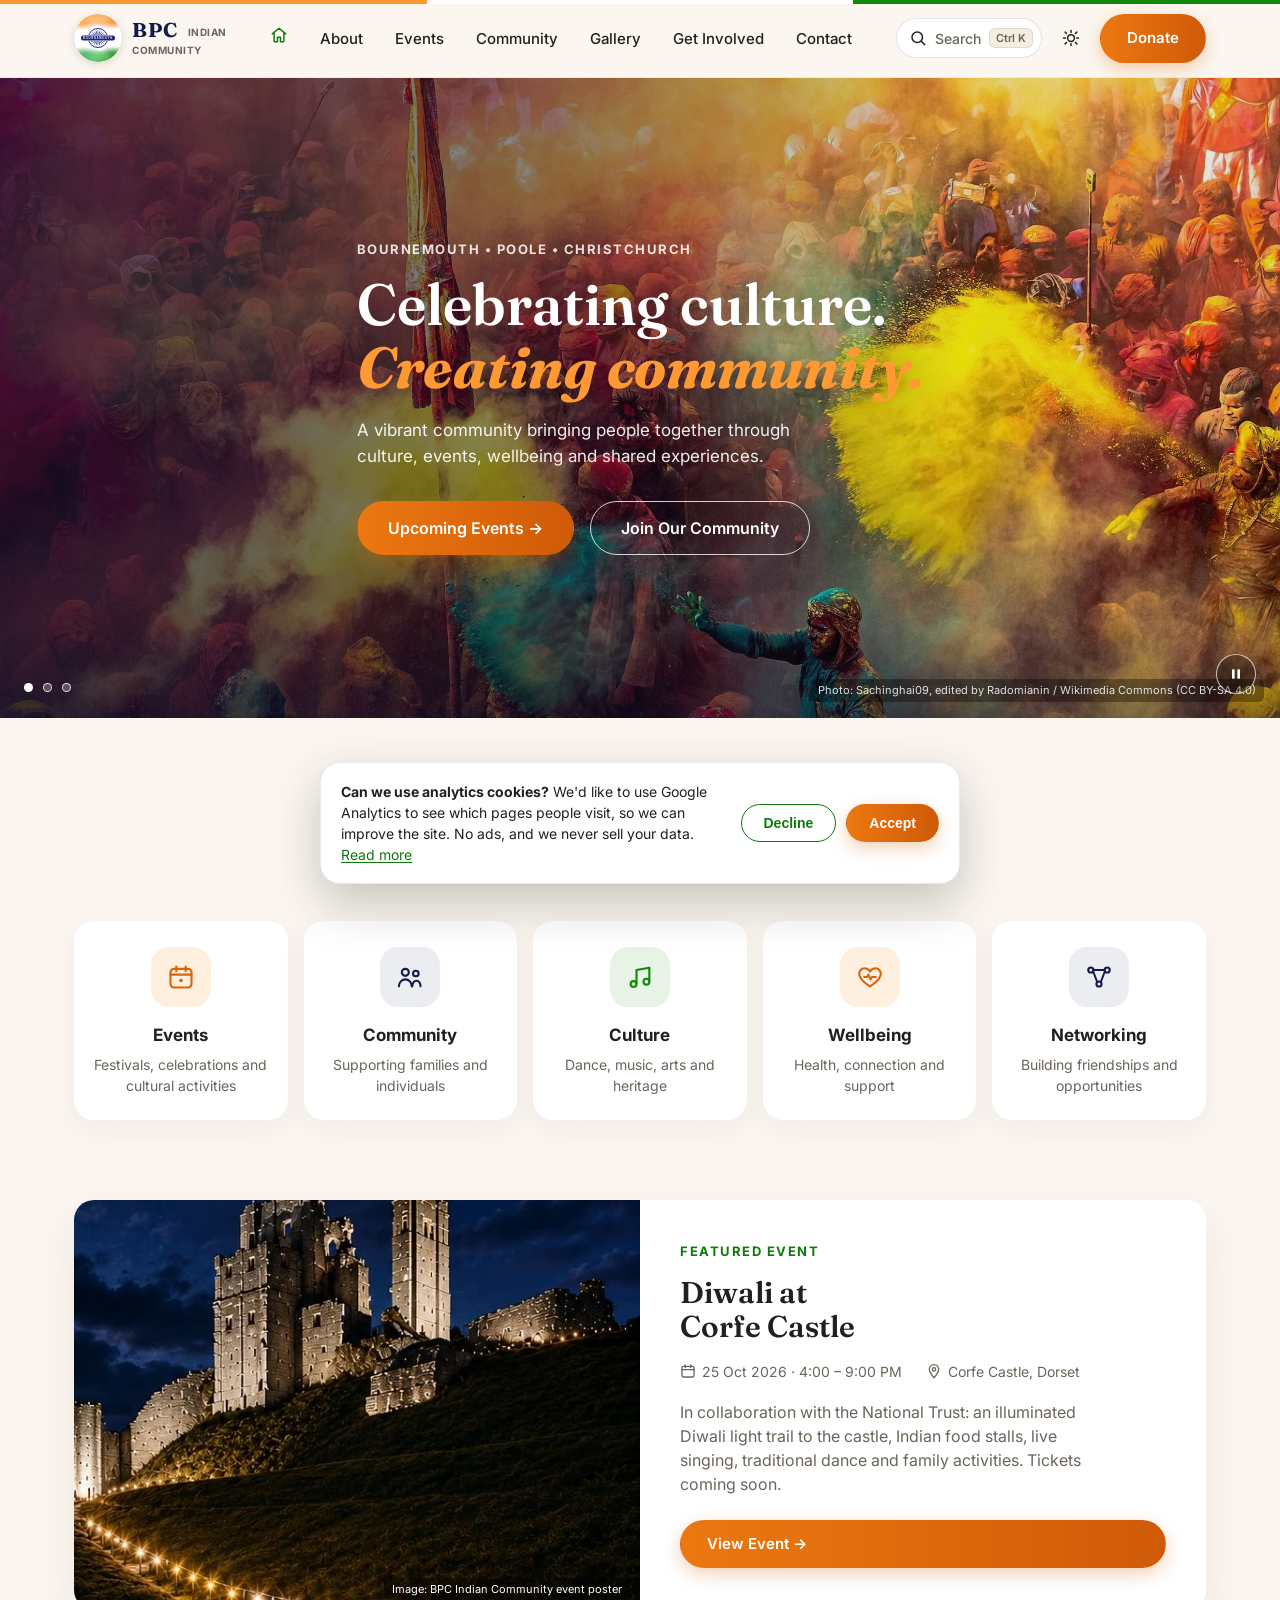
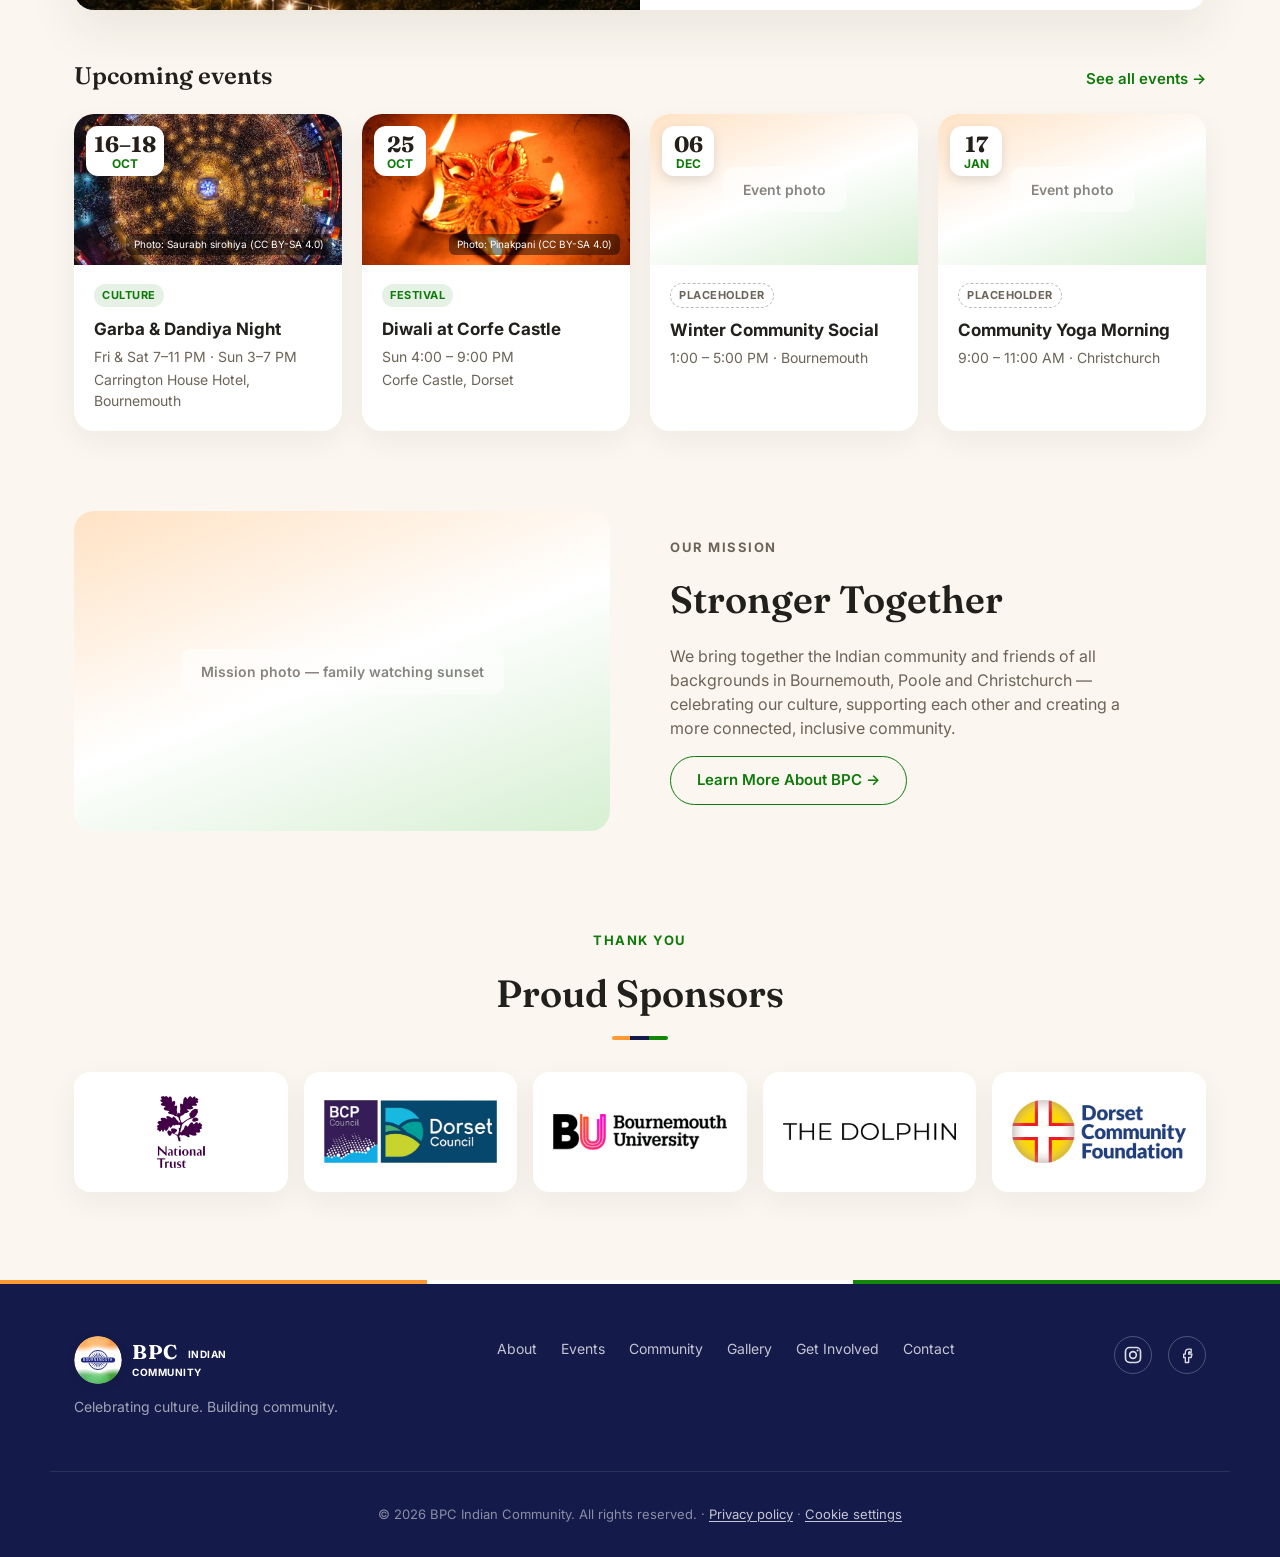
<file: index.html>
<!doctype html>
<html lang="en-GB">
<head>
<meta charset="UTF-8">
<meta name="viewport" content="width=device-width, initial-scale=1">
<title>BPC Indian Community — Homepage Redesign Prototype</title>

<!-- Google Analytics (GA4) is loaded by assets/site.js only after the visitor accepts cookies. -->

<link rel="preconnect" href="https://fonts.googleapis.com">
<link rel="preconnect" href="https://fonts.gstatic.com" crossorigin>
<link href="https://fonts.googleapis.com/css2?family=Fraunces:ital,wght@0,500;0,600;0,700;1,500&family=Inter:wght@400;500;600;700&display=swap" rel="stylesheet">
<link rel="manifest" href="manifest.webmanifest">
<meta name="theme-color" content="#141A4A">
<link rel="icon" type="image/svg+xml" href="assets/bpc-logo.svg">
<link rel="icon" type="image/png" sizes="32x32" href="assets/icons/favicon-32.png">
<link rel="apple-touch-icon" href="assets/icons/apple-touch-icon.png">
<meta name="apple-mobile-web-app-capable" content="yes">
<meta name="apple-mobile-web-app-title" content="BPC">
<meta name="apple-mobile-web-app-status-bar-style" content="default">
<link rel="stylesheet" href="style.css">
<script>
  (function () {
    const stored = localStorage.getItem('bpc-theme');
    const theme = stored || (window.matchMedia('(prefers-color-scheme: dark)').matches ? 'dark' : 'light');
    document.documentElement.setAttribute('data-theme', theme);
  })();
</script>
</head>
<body>
  <a class="skip-link" href="#main">Skip to content</a>

  <!-- ===================== HEADER ===================== -->
  <header class="site-header">
    <div class="container header-inner">
      <a href="index.html" class="logo">
        <span class="logo-mark"><img class="logo-emblem" src="assets/bpc-logo.svg" width="48" height="48" alt=""></span>
        <span class="logo-text">
          <strong>BPC</strong> <span class="logo-sub1">INDIAN<br>COMMUNITY</span>
        </span>
        <span class="logo-tagline">Bournemouth • Poole • Christchurch</span>
      </a>

      <nav class="main-nav" aria-label="Primary" id="main-nav">
        <ul>
          <li><a href="index.html" title="Home" class="nav-home is-current" aria-current="page"><svg width="18" height="18" viewBox="0 0 24 24" fill="none" aria-hidden="true"><path d="M3 10.5 12 3l9 7.5M5.5 8.5V20a1 1 0 0 0 1 1H10v-6h4v6h3.5a1 1 0 0 0 1-1V8.5" stroke="currentColor" stroke-width="2" stroke-linecap="round" stroke-linejoin="round"/></svg><span class="nav-home-label">Home</span></a></li>
          <li><a href="about.html">About</a></li>
          <li><a href="events.html">Events</a></li>
          <li><a href="#community">Community</a></li>
          <li><a href="gallery.html">Gallery</a></li>
          <li><a href="donate.html">Get Involved</a></li>
          <li><a href="contact.html">Contact</a></li>
        </ul>
      </nav>

      <div class="header-actions">
        <button class="search-btn" type="button" aria-label="Search the site" aria-keyshortcuts="Control+K Meta+K /">
          <svg width="18" height="18" viewBox="0 0 24 24" fill="none" aria-hidden="true"><circle cx="11" cy="11" r="7" stroke="currentColor" stroke-width="2"/><path d="m21 21-4.3-4.3" stroke="currentColor" stroke-width="2" stroke-linecap="round"/></svg>
          <span class="search-label">Search</span>
          <kbd class="search-kbd" aria-hidden="true">⌘K</kbd>
        </button>
        <button class="icon-btn theme-toggle" id="theme-toggle" aria-label="Toggle dark mode">
          <svg class="icon-sun" width="18" height="18" viewBox="0 0 24 24" fill="none"><circle cx="12" cy="12" r="4.5" stroke="currentColor" stroke-width="2"/><path d="M12 2v2.5M12 19.5V22M4.2 4.2l1.8 1.8M18 18l1.8 1.8M2 12h2.5M19.5 12H22M4.2 19.8 6 18M18 6l1.8-1.8" stroke="currentColor" stroke-width="2" stroke-linecap="round"/></svg>
          <svg class="icon-moon" width="18" height="18" viewBox="0 0 24 24" fill="none"><path d="M20 14.5A8.5 8.5 0 0 1 9.5 4a8.5 8.5 0 1 0 10.5 10.5Z" stroke="currentColor" stroke-width="2" stroke-linejoin="round"/></svg>
        </button>
        <a href="donate.html#donate" class="btn btn-primary">Donate</a>
        <button class="menu-toggle" aria-label="Open menu" aria-expanded="false" aria-controls="main-nav">
          <svg width="22" height="22" viewBox="0 0 24 24" fill="none"><path d="M4 7h16M4 12h16M4 17h16" stroke="currentColor" stroke-width="2" stroke-linecap="round"/></svg>
        </button>
      </div>
    </div>
  </header>

  <main id="main">
    <!-- ===================== HERO ===================== -->
    <section class="hero">
      <div class="hero-media" id="hero-slideshow">
        <div class="hero-slide is-active" style="background-image:url('assets/hero-holi-colours.jpg')">
          <span class="hero-slide-credit">Photo: Sachinghai09, edited by Radomianin / Wikimedia Commons (CC BY-SA 4.0)</span>
        </div>
        <div class="hero-slide" style="background-image:url('assets/hero-boat-party.jpg'); background-position:50% 65%">
          <span class="hero-slide-credit">Photo: Omar Eagle / Unsplash</span>
        </div>
        <div class="hero-slide hero-slide-collage">
          <div class="hero-collage">
            <div style="background-image:url('assets/collage-garba-festival.jpg')"></div>
            <div style="background-image:url('assets/collage-bharatanatyam.jpg')"></div>
            <div style="background-image:url('assets/collage-holi-family.jpg')"></div>
            <div style="background-image:url('assets/diwali-2026-featured.jpg')"></div>
          </div>
          <span class="hero-slide-credit">Photos: Wikimedia Commons contributors (CC BY-SA)</span>
        </div>
        <div class="hero-overlay"></div>
      </div>
      <div class="container hero-content">
        <p class="eyebrow eyebrow-light">Bournemouth • Poole • Christchurch</p>
        <h1 class="hero-title">
          Celebrating culture.<br>
          <span class="accent-text">Creating community.</span>
        </h1>
        <p class="hero-subtitle">
          A vibrant community bringing people together through culture, events,
          wellbeing and shared experiences.
        </p>
        <div class="hero-ctas">
          <a href="#events" class="btn btn-primary btn-lg">Upcoming Events →</a>
          <a href="https://www.facebook.com/share/g/15fT9cQumg/" target="_blank" rel="noopener" class="btn btn-outline-light btn-lg">Join Our Community</a>
        </div>
      </div>
      <div class="hero-dots" role="tablist" aria-label="Slideshow navigation">
        <button class="hero-dot is-active" type="button" data-slide="0" aria-label="Show slide 1"></button>
        <button class="hero-dot" type="button" data-slide="1" aria-label="Show slide 2"></button>
        <button class="hero-dot" type="button" data-slide="2" aria-label="Show slide 3"></button>
      </div>
      <button class="hero-pause" aria-label="Pause slideshow">
        <svg width="16" height="16" viewBox="0 0 24 24" fill="currentColor"><rect x="6" y="5" width="4" height="14" rx="1"/><rect x="14" y="5" width="4" height="14" rx="1"/></svg>
      </button>
    </section>


    <!-- ===================== WHAT WE DO ===================== -->
    <section class="what-we-do" id="about">
      <div class="container">
        <h2 class="section-title center">What we do</h2>
        <div class="wwd-grid wwd-cards">
          <div class="wwd-item">
            <span class="wwd-icon wwd-icon-svg tone-saffron" aria-hidden="true"><svg width="28" height="28" viewBox="0 0 24 24" fill="none"><rect x="3" y="5" width="18" height="16" rx="3" stroke="currentColor" stroke-width="1.8"/><path d="M3 10h18M8 3v4M16 3v4" stroke="currentColor" stroke-width="1.8" stroke-linecap="round"/><circle cx="12" cy="15" r="1.6" fill="currentColor"/></svg></span>
            <h3>Events</h3>
            <p>Festivals, celebrations and cultural activities</p>
          </div>
          <div class="wwd-item">
            <span class="wwd-icon wwd-icon-svg tone-navy" aria-hidden="true"><svg width="28" height="28" viewBox="0 0 24 24" fill="none"><circle cx="8" cy="8" r="3" stroke="currentColor" stroke-width="1.8"/><circle cx="17" cy="9" r="2.4" stroke="currentColor" stroke-width="1.8"/><path d="M2.5 20c0-3.3 2.5-6 5.5-6s5.5 2.7 5.5 6M14 20c0-2.6 1.4-4.8 3.5-4.8S21 17.4 21 20" stroke="currentColor" stroke-width="1.8" stroke-linecap="round"/></svg></span>
            <h3>Community</h3>
            <p>Supporting families and individuals</p>
          </div>
          <div class="wwd-item">
            <span class="wwd-icon wwd-icon-svg tone-green" aria-hidden="true"><svg width="28" height="28" viewBox="0 0 24 24" fill="none"><path d="M9 18V6l11-2v12" stroke="currentColor" stroke-width="1.8" stroke-linejoin="round"/><circle cx="6.5" cy="18" r="2.5" stroke="currentColor" stroke-width="1.8"/><circle cx="17.5" cy="16" r="2.5" stroke="currentColor" stroke-width="1.8"/></svg></span>
            <h3>Culture</h3>
            <p>Dance, music, arts and heritage</p>
          </div>
          <div class="wwd-item">
            <span class="wwd-icon wwd-icon-svg tone-saffron" aria-hidden="true"><svg width="28" height="28" viewBox="0 0 24 24" fill="none"><path d="M12 20s-7.5-4.6-9-9.3C2 7.2 4.4 4.5 7.4 4.5c2 0 3.6 1.2 4.6 2.8 1-1.6 2.6-2.8 4.6-2.8 3 0 5.4 2.7 4.4 6.2-1.5 4.7-9 9.3-9 9.3Z" stroke="currentColor" stroke-width="1.8" stroke-linejoin="round"/><path d="M7 12h2.5l1.2-2.2 1.8 4.4 1.2-2.2H17" stroke="currentColor" stroke-width="1.6" stroke-linecap="round" stroke-linejoin="round"/></svg></span>
            <h3>Wellbeing</h3>
            <p>Health, connection and support</p>
          </div>
          <div class="wwd-item">
            <span class="wwd-icon wwd-icon-svg tone-navy" aria-hidden="true"><svg width="28" height="28" viewBox="0 0 24 24" fill="none"><circle cx="5" cy="6" r="2.2" stroke="currentColor" stroke-width="1.8"/><circle cx="19" cy="6" r="2.2" stroke="currentColor" stroke-width="1.8"/><circle cx="12" cy="18" r="2.2" stroke="currentColor" stroke-width="1.8"/><path d="M7 7.2 10.3 16M17 7.2 13.7 16M7.2 6h9.6" stroke="currentColor" stroke-width="1.6" stroke-linecap="round"/></svg></span>
            <h3>Networking</h3>
            <p>Building friendships and opportunities</p>
          </div>
        </div>
      </div>
    </section>

    <!-- ===================== FEATURED EVENT ===================== -->
    <section class="featured-event" id="events">
      <div class="container">
        <a class="fe-card fe-card-link" href="https://www.nationaltrust.org.uk/visit/dorset/corfe-castle/events/76128437-4f75-4108-96ad-10a2fd708918" target="_blank" rel="noopener">
          <div class="fe-media">
            <img src="assets/diwali-corfe-castle.jpg" alt="Corfe Castle ruins lit up at night above a lantern-lined path" loading="lazy">
            <span class="fe-media-credit">Image: BPC Indian Community event poster</span>
          </div>
          <div class="fe-content">
            <p class="eyebrow">Featured Event</p>
            <h3 class="fe-title">Diwali at<br>Corfe Castle</h3>
            <p class="countdown" data-countdown="2026-10-25T16:00:00Z" hidden>
              <span class="countdown-dot" aria-hidden="true"></span>
              <span class="countdown-label">Starts in</span>
              <span class="countdown-value"></span>
            </p>
            <ul class="fe-meta">
              <li>
                <svg width="16" height="16" viewBox="0 0 24 24" fill="none"><rect x="3" y="5" width="18" height="16" rx="2" stroke="currentColor" stroke-width="2"/><path d="M3 10h18M8 3v4M16 3v4" stroke="currentColor" stroke-width="2" stroke-linecap="round"/></svg>
                25 Oct 2026 · 4:00 – 9:00 PM
              </li>
              <li>
                <svg width="16" height="16" viewBox="0 0 24 24" fill="none"><path d="M12 22s7-7.2 7-12.5A7 7 0 0 0 5 9.5C5 14.8 12 22 12 22Z" stroke="currentColor" stroke-width="2"/><circle cx="12" cy="9.5" r="2.5" stroke="currentColor" stroke-width="2"/></svg>
                Corfe Castle, Dorset
              </li>
            </ul>
            <p class="fe-desc">
              In collaboration with the National Trust: an illuminated Diwali light trail
              to the castle, Indian food stalls, live singing, traditional dance and
              family activities. Tickets coming soon.
            </p>
            <span class="btn btn-primary">View Event →</span>
          </div>
        </a>

        <!-- More upcoming events — PLACEHOLDER events, replace with real BPC listings -->
        <div class="upcoming">
          <div class="upcoming-head">
            <h3 class="upcoming-title">Upcoming events</h3>
            <a href="events.html" class="upcoming-all">See all events →</a>
          </div>
          <div class="event-grid">
            <a class="event-card" href="events.html">
              <div class="event-card-media">
                <img src="assets/event-garba-dandiya.jpg" alt="Aerial view of a huge Navratri garba ground lit up in a glowing circular pattern" loading="lazy">
                <span class="event-date"><strong>16–18</strong>Oct</span>
                <span class="fe-media-credit">Photo: Saurabh sirohiya (CC BY-SA 4.0)</span>
              </div>
              <div class="event-card-body">
                <span class="event-cat">Culture</span>
                <h4 class="event-card-title">Garba &amp; Dandiya Night</h4>
                <p class="event-card-meta">Fri &amp; Sat 7–11 PM · Sun 3–7 PM</p>
                <p class="event-card-meta">Carrington House Hotel, Bournemouth</p>
              </div>
            </a>
            <a class="event-card" href="events.html">
              <div class="event-card-media">
                <img src="assets/event-diwali.jpg" alt="A golden five-flame diya lamp glowing at Diwali" loading="lazy">
                <span class="event-date"><strong>25</strong>Oct</span>
                <span class="fe-media-credit">Photo: Pinakpani (CC BY-SA 4.0)</span>
              </div>
              <div class="event-card-body">
                <span class="event-cat">Festival</span>
                <h4 class="event-card-title">Diwali at Corfe Castle</h4>
                <p class="event-card-meta">Sun 4:00 – 9:00 PM</p>
                <p class="event-card-meta">Corfe Castle, Dorset</p>
              </div>
            </a>
            <a class="event-card" href="events.html">
              <div class="event-card-media placeholder-img" data-label="Event photo">
                <span class="event-date"><strong>06</strong>Dec</span>
              </div>
              <div class="event-card-body">
                <span class="placeholder-tag">Placeholder</span>
                <h4 class="event-card-title">Winter Community Social</h4>
                <p class="event-card-meta">1:00 – 5:00 PM · Bournemouth</p>
              </div>
            </a>
            <a class="event-card" href="events.html">
              <div class="event-card-media placeholder-img" data-label="Event photo">
                <span class="event-date"><strong>17</strong>Jan</span>
              </div>
              <div class="event-card-body">
                <span class="placeholder-tag">Placeholder</span>
                <h4 class="event-card-title">Community Yoga Morning</h4>
                <p class="event-card-meta">9:00 – 11:00 AM · Christchurch</p>
              </div>
            </a>
          </div>
        </div>
      </div>
    </section>

    <!-- ===================== MISSION ===================== -->
    <section class="mission" id="community">
      <div class="container mission-grid">
        <div class="mission-media placeholder-img" data-label="Mission photo — family watching sunset"></div>
        <div class="mission-content">
          <p class="eyebrow">Our Mission</p>
          <h2 class="section-title">Stronger Together</h2>
          <p>
            We bring together the Indian community and friends of all backgrounds in
            Bournemouth, Poole and Christchurch — celebrating our culture, supporting
            each other and creating a more connected, inclusive community.
          </p>
          <a href="about.html" class="btn btn-outline">Learn More About BPC →</a>
        </div>
      </div>
    </section>

    <!-- ===================== PROUD SPONSORS =====================
         Logos and order from the current live site. -->
    <section class="sponsors-section" id="sponsors">
      <div class="container">
        <p class="eyebrow center">Thank you</p>
        <h2 class="section-title center">Proud Sponsors</h2>
        <ul class="sponsor-grid">
          <li class="sponsor-tile"><img src="assets/sponsors/national-trust.png" alt="National Trust" loading="lazy"></li>
          <li class="sponsor-tile"><img src="assets/sponsors/bcp-dorset-council.png" alt="BCP Council and Dorset Council" loading="lazy"></li>
          <li class="sponsor-tile"><img src="assets/sponsors/bournemouth-university.png" alt="Bournemouth University" loading="lazy"></li>
          <li class="sponsor-tile"><img src="assets/sponsors/the-dolphin.png" alt="The Dolphin" loading="lazy"></li>
          <li class="sponsor-tile"><img src="assets/sponsors/dorset-community-foundation.png" alt="Dorset Community Foundation" loading="lazy"></li>
        </ul>
      </div>
    </section>
  </main>

  <!-- ===================== FOOTER ===================== -->
  <footer class="site-footer">
    <div class="container footer-inner">
      <div class="footer-brand">
        <a href="index.html" class="logo logo-footer">
          <span class="logo-mark"><img class="logo-emblem" src="assets/bpc-logo.svg" width="48" height="48" alt=""></span>
          <span class="logo-text">
            <strong>BPC</strong> <span class="logo-sub1">INDIAN<br>COMMUNITY</span>
          </span>
        </a>
        <p class="footer-tagline">Celebrating culture. Building community.</p>
        <button class="install-btn" type="button" data-install hidden>
          <svg width="16" height="16" viewBox="0 0 24 24" fill="none" aria-hidden="true"><path d="M12 3v12m0 0-4-4m4 4 4-4M5 21h14" stroke="currentColor" stroke-width="2" stroke-linecap="round" stroke-linejoin="round"/></svg>
          Install the BPC app
        </button>
      </div>

      <nav class="footer-nav" aria-label="Footer">
        <ul>
          <li><a href="about.html">About</a></li>
          <li><a href="events.html">Events</a></li>
          <li><a href="#community">Community</a></li>
          <li><a href="gallery.html">Gallery</a></li>
          <li><a href="donate.html">Get Involved</a></li>
          <li><a href="contact.html">Contact</a></li>
        </ul>
      </nav>

      <div class="footer-social">
        <a href="https://www.instagram.com/bpcmlbindian/" target="_blank" rel="noopener" aria-label="BPC on Instagram">
          <svg width="20" height="20" viewBox="0 0 24 24" fill="none"><rect x="3" y="3" width="18" height="18" rx="5" stroke="currentColor" stroke-width="2"/><circle cx="12" cy="12" r="4" stroke="currentColor" stroke-width="2"/><circle cx="17.5" cy="6.5" r="1.2" fill="currentColor"/></svg>
        </a>
        <a href="https://www.facebook.com/share/g/15fT9cQumg/" target="_blank" rel="noopener" aria-label="BPC Facebook group">
          <svg width="20" height="20" viewBox="0 0 24 24" fill="none"><path d="M14 9h3V5h-3c-2.2 0-4 1.8-4 4v2H8v4h2v6h4v-6h3l1-4h-4V9c0-.6.4-1 1-1Z" stroke="currentColor" stroke-width="1.6" stroke-linejoin="round"/></svg>
        </a>
      </div>
    </div>
    <div class="container footer-bottom">
      <p>© 2026 BPC Indian Community. All rights reserved. · <a href="privacy.html">Privacy policy</a> · <button type="button" class="link-button" data-cookie-settings>Cookie settings</button></p>
    </div>
  </footer>

  <script>
    const menuToggle = document.querySelector('.menu-toggle');
    const mainNav = document.getElementById('main-nav');
    menuToggle.addEventListener('click', () => {
      const isOpen = mainNav.classList.toggle('is-open');
      menuToggle.setAttribute('aria-expanded', String(isOpen));
      menuToggle.classList.toggle('is-active', isOpen);
    });
    mainNav.querySelectorAll('a').forEach(link => {
      link.addEventListener('click', () => {
        mainNav.classList.remove('is-open');
        menuToggle.setAttribute('aria-expanded', 'false');
        menuToggle.classList.remove('is-active');
      });
    });

    // Light/dark theme toggle — persisted in localStorage, applied to <html data-theme="...">
    const themeToggle = document.getElementById('theme-toggle');
    themeToggle.addEventListener('click', () => {
      const current = document.documentElement.getAttribute('data-theme') === 'dark' ? 'dark' : 'light';
      const next = current === 'dark' ? 'light' : 'dark';
      document.documentElement.setAttribute('data-theme', next);
      localStorage.setItem('bpc-theme', next);
    });

    // Hero slideshow — auto-advances every 6s, pausable, with dot navigation
    const heroSlides = document.querySelectorAll('.hero-slide');
    const heroDots = document.querySelectorAll('.hero-dot');
    const heroPauseBtn = document.querySelector('.hero-pause');
    let heroIndex = 0;
    let heroTimer = null;
    let heroPaused = false;

    function showHeroSlide(index) {
      heroSlides.forEach((slide, i) => slide.classList.toggle('is-active', i === index));
      heroDots.forEach((dot, i) => dot.classList.toggle('is-active', i === index));
      heroIndex = index;
    }

    function nextHeroSlide() {
      showHeroSlide((heroIndex + 1) % heroSlides.length);
    }

    function startHeroTimer() {
      heroTimer = setInterval(nextHeroSlide, 6000);
    }

    if (heroSlides.length) {
      startHeroTimer();

      heroDots.forEach(dot => {
        dot.addEventListener('click', () => {
          showHeroSlide(Number(dot.dataset.slide));
          clearInterval(heroTimer);
          if (!heroPaused) startHeroTimer();
        });
      });

      heroPauseBtn.addEventListener('click', () => {
        heroPaused = !heroPaused;
        heroPauseBtn.classList.toggle('is-paused', heroPaused);
        heroPauseBtn.setAttribute('aria-label', heroPaused ? 'Play slideshow' : 'Pause slideshow');
        heroPauseBtn.innerHTML = heroPaused
          ? '<svg width="16" height="16" viewBox="0 0 24 24" fill="currentColor"><path d="M7 5v14l12-7Z"/></svg>'
          : '<svg width="16" height="16" viewBox="0 0 24 24" fill="currentColor"><rect x="6" y="5" width="4" height="14" rx="1"/><rect x="14" y="5" width="4" height="14" rx="1"/></svg>';
        if (heroPaused) {
          clearInterval(heroTimer);
        } else {
          startHeroTimer();
        }
      });
    }
  </script>
  <script>
    if ('serviceWorker' in navigator) {
      window.addEventListener('load', () => navigator.serviceWorker.register('sw.js'));
    }
  </script>
  <script src="assets/site.js" defer></script>
</body>
</html>
</file>
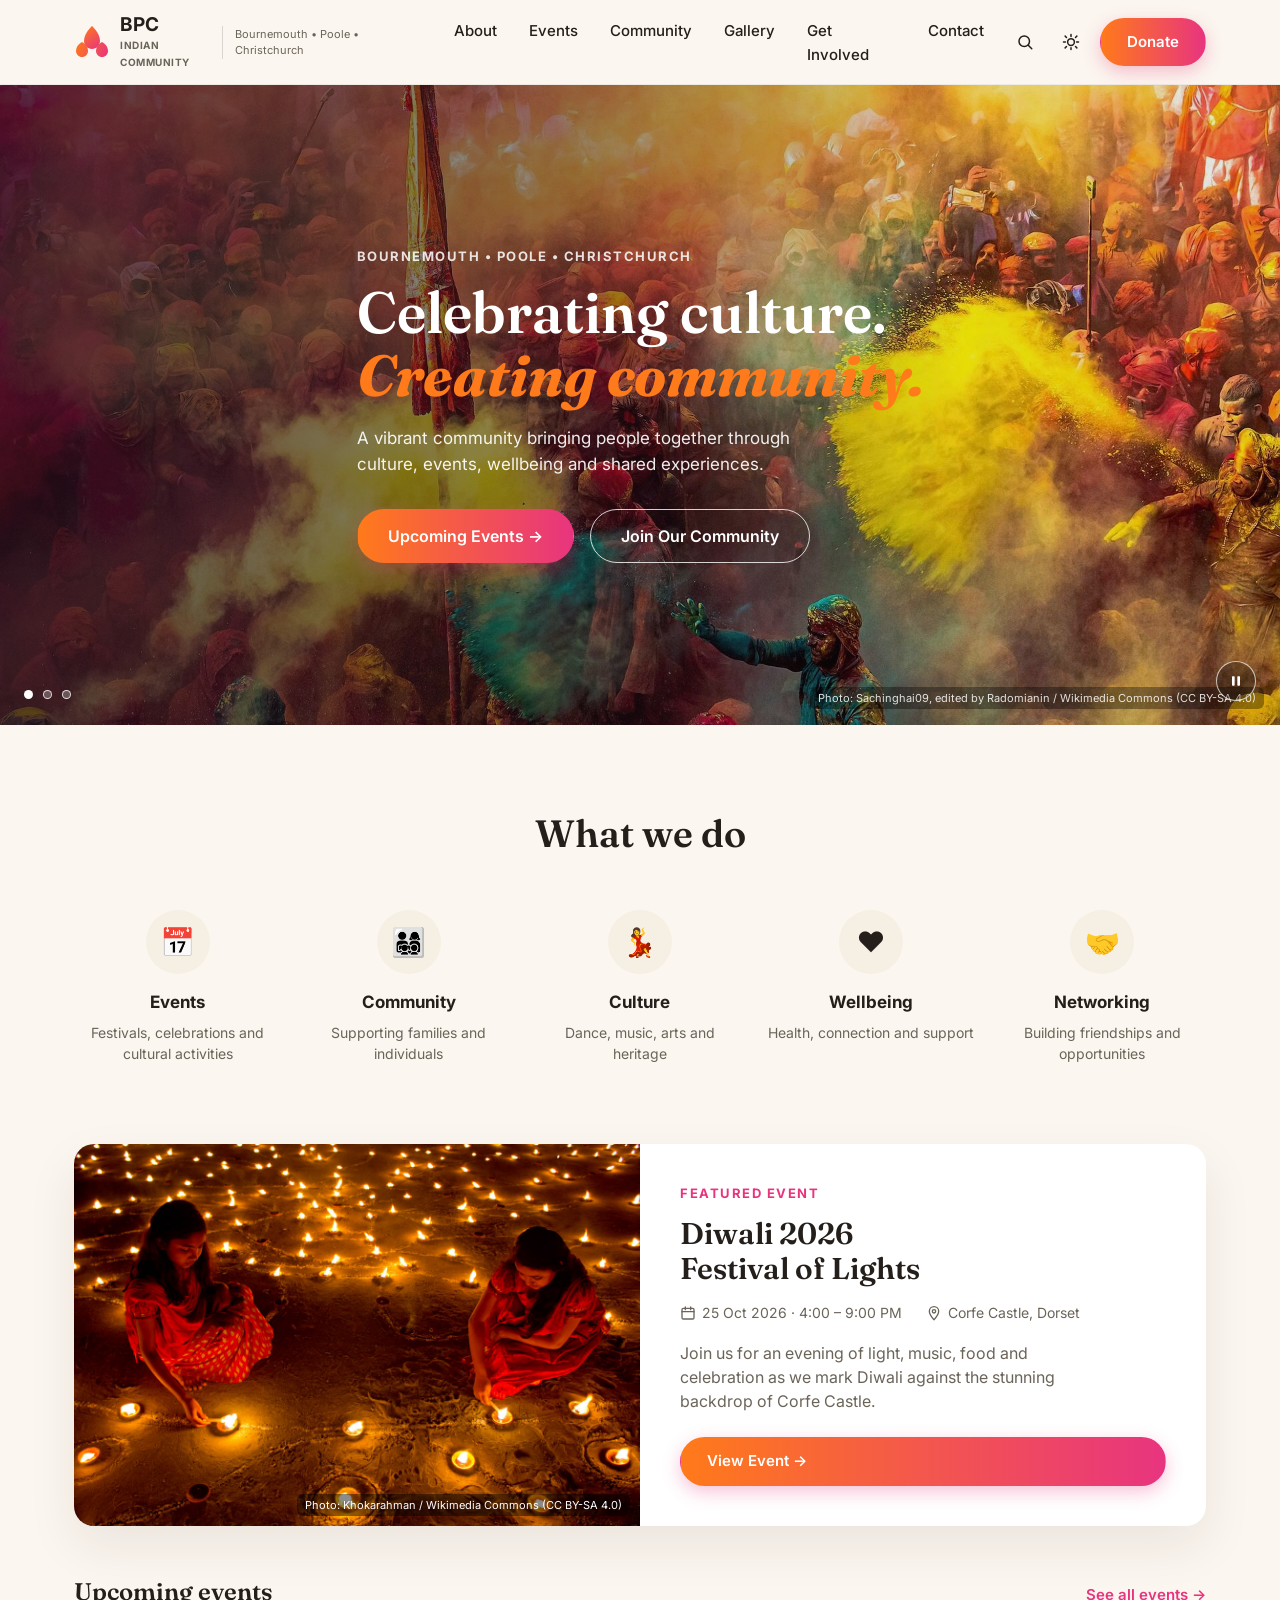
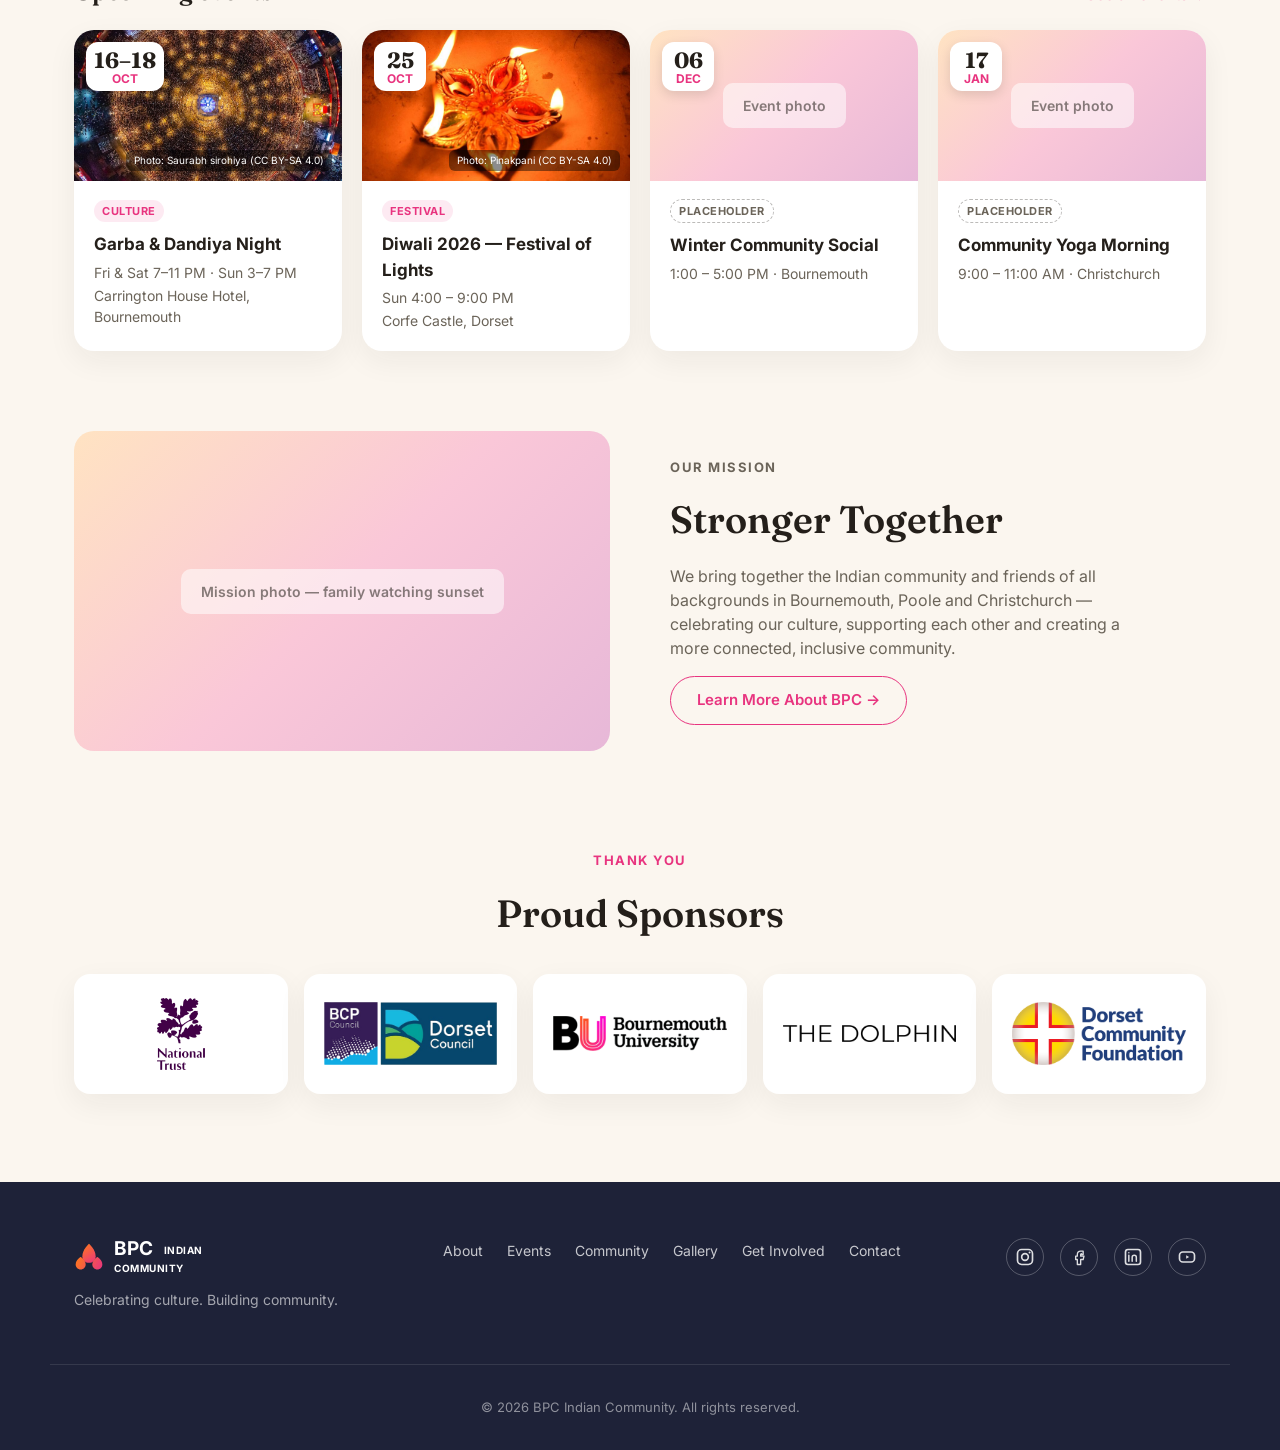
<file: classic/index.html>
<!doctype html>
<html lang="en-GB">
<head>
<meta name="robots" content="noindex">
<meta charset="UTF-8">
<meta name="viewport" content="width=device-width, initial-scale=1">
<title>BPC Indian Community — Homepage Redesign Prototype</title>

<!-- Google tag (gtag.js) — GA4 property: BPC Indian Community -->
<script async src="https://www.googletagmanager.com/gtag/js?id=G-W0NKQS6ZV1"></script>
<script>
  window.dataLayer = window.dataLayer || [];
  function gtag(){dataLayer.push(arguments);}
  gtag('js', new Date());
  gtag('config', 'G-W0NKQS6ZV1');
</script>

<link rel="preconnect" href="https://fonts.googleapis.com">
<link rel="preconnect" href="https://fonts.gstatic.com" crossorigin>
<link href="https://fonts.googleapis.com/css2?family=Fraunces:ital,wght@0,500;0,600;0,700;1,500&family=Inter:wght@400;500;600;700&display=swap" rel="stylesheet">
<meta name="theme-color" content="#1E2238">
<link rel="icon" type="image/png" sizes="32x32" href="../assets/icons/favicon-32.png">
<link rel="apple-touch-icon" href="../assets/icons/apple-touch-icon.png">
<meta name="apple-mobile-web-app-title" content="BPC">
<meta name="apple-mobile-web-app-status-bar-style" content="default">
<link rel="stylesheet" href="style.css">
<script>
  (function () {
    const stored = localStorage.getItem('bpc-theme');
    const theme = stored || (window.matchMedia('(prefers-color-scheme: dark)').matches ? 'dark' : 'light');
    document.documentElement.setAttribute('data-theme', theme);
  })();
</script>
</head>
<body>

  <!-- ===================== HEADER ===================== -->
  <header class="site-header">
    <div class="container header-inner">
      <a href="#" class="logo">
        <span class="logo-mark" aria-hidden="true">
          <svg width="36" height="36" viewBox="0 0 36 36" fill="none" xmlns="http://www.w3.org/2000/svg">
            <path d="M18 2C18 2 10 9 10 17c0 4.4 3.6 8 8 8s8-3.6 8-8C26 9 18 2 18 2Z" fill="url(#g1)"/>
            <path d="M8 18c0 0-6 3-6 9 0 3.3 2.7 6 6 6s6-2.7 6-6c0-6-6-9-6-9Z" fill="url(#g2)"/>
            <path d="M28 18c0 0 6 3 6 9 0 3.3-2.7 6-6 6s-6-2.7-6-6c0-6 6-9 6-9Z" fill="url(#g2)"/>
            <defs>
              <linearGradient id="g1" x1="10" y1="2" x2="26" y2="25" gradientUnits="userSpaceOnUse">
                <stop stop-color="#FF7A1A"/><stop offset="1" stop-color="#E8347F"/>
              </linearGradient>
              <linearGradient id="g2" x1="2" y1="18" x2="34" y2="33" gradientUnits="userSpaceOnUse">
                <stop stop-color="#FF7A1A"/><stop offset="1" stop-color="#E8347F"/>
              </linearGradient>
            </defs>
          </svg>
        </span>
        <span class="logo-text">
          <strong>BPC</strong> <span class="logo-sub1">INDIAN<br>COMMUNITY</span>
        </span>
        <span class="logo-tagline">Bournemouth • Poole • Christchurch</span>
      </a>

      <nav class="main-nav" aria-label="Primary" id="main-nav">
        <ul>
          <li><a href="about.html">About</a></li>
          <li><a href="events.html">Events</a></li>
          <li><a href="#community">Community</a></li>
          <li><a href="gallery.html">Gallery</a></li>
          <li><a href="#get-involved">Get Involved</a></li>
          <li><a href="contact.html">Contact</a></li>
        </ul>
      </nav>

      <div class="header-actions">
        <button class="icon-btn" aria-label="Search">
          <svg width="18" height="18" viewBox="0 0 24 24" fill="none"><circle cx="11" cy="11" r="7" stroke="currentColor" stroke-width="2"/><path d="m21 21-4.3-4.3" stroke="currentColor" stroke-width="2" stroke-linecap="round"/></svg>
        </button>
        <button class="icon-btn theme-toggle" id="theme-toggle" aria-label="Toggle dark mode">
          <svg class="icon-sun" width="18" height="18" viewBox="0 0 24 24" fill="none"><circle cx="12" cy="12" r="4.5" stroke="currentColor" stroke-width="2"/><path d="M12 2v2.5M12 19.5V22M4.2 4.2l1.8 1.8M18 18l1.8 1.8M2 12h2.5M19.5 12H22M4.2 19.8 6 18M18 6l1.8-1.8" stroke="currentColor" stroke-width="2" stroke-linecap="round"/></svg>
          <svg class="icon-moon" width="18" height="18" viewBox="0 0 24 24" fill="none"><path d="M20 14.5A8.5 8.5 0 0 1 9.5 4a8.5 8.5 0 1 0 10.5 10.5Z" stroke="currentColor" stroke-width="2" stroke-linejoin="round"/></svg>
        </button>
        <a href="#donate" class="btn btn-primary">Donate</a>
        <button class="menu-toggle" aria-label="Open menu" aria-expanded="false" aria-controls="main-nav">
          <svg width="22" height="22" viewBox="0 0 24 24" fill="none"><path d="M4 7h16M4 12h16M4 17h16" stroke="currentColor" stroke-width="2" stroke-linecap="round"/></svg>
        </button>
      </div>
    </div>
  </header>

  <main>
    <!-- ===================== HERO ===================== -->
    <section class="hero">
      <div class="hero-media" id="hero-slideshow">
        <div class="hero-slide is-active" style="background-image:url('assets/hero-holi-colours.jpg')">
          <span class="hero-slide-credit">Photo: Sachinghai09, edited by Radomianin / Wikimedia Commons (CC BY-SA 4.0)</span>
        </div>
        <div class="hero-slide" style="background-image:url('assets/hero-boat-party.jpg'); background-position:50% 65%">
          <span class="hero-slide-credit">Photo: Omar Eagle / Unsplash</span>
        </div>
        <div class="hero-slide hero-slide-collage">
          <div class="hero-collage">
            <div style="background-image:url('assets/collage-garba-festival.jpg')"></div>
            <div style="background-image:url('assets/collage-bharatanatyam.jpg')"></div>
            <div style="background-image:url('assets/collage-holi-family.jpg')"></div>
            <div style="background-image:url('assets/diwali-2026-featured.jpg')"></div>
          </div>
          <span class="hero-slide-credit">Photos: Wikimedia Commons contributors (CC BY-SA)</span>
        </div>
        <div class="hero-overlay"></div>
      </div>
      <div class="container hero-content">
        <p class="eyebrow eyebrow-light">Bournemouth • Poole • Christchurch</p>
        <h1 class="hero-title">
          Celebrating culture.<br>
          <span class="accent-text">Creating community.</span>
        </h1>
        <p class="hero-subtitle">
          A vibrant community bringing people together through culture, events,
          wellbeing and shared experiences.
        </p>
        <div class="hero-ctas">
          <a href="#events" class="btn btn-primary btn-lg">Upcoming Events →</a>
          <a href="#community" class="btn btn-outline-light btn-lg">Join Our Community</a>
        </div>
      </div>
      <div class="hero-dots" role="tablist" aria-label="Slideshow navigation">
        <button class="hero-dot is-active" type="button" data-slide="0" aria-label="Show slide 1"></button>
        <button class="hero-dot" type="button" data-slide="1" aria-label="Show slide 2"></button>
        <button class="hero-dot" type="button" data-slide="2" aria-label="Show slide 3"></button>
      </div>
      <button class="hero-pause" aria-label="Pause slideshow">
        <svg width="16" height="16" viewBox="0 0 24 24" fill="currentColor"><rect x="6" y="5" width="4" height="14" rx="1"/><rect x="14" y="5" width="4" height="14" rx="1"/></svg>
      </button>
    </section>

    <!-- ===================== WHAT WE DO ===================== -->
    <section class="what-we-do" id="about">
      <div class="container">
        <h2 class="section-title center">What we do</h2>
        <div class="wwd-grid">
          <div class="wwd-item">
            <span class="wwd-icon" aria-hidden="true">📅</span>
            <h3>Events</h3>
            <p>Festivals, celebrations and cultural activities</p>
          </div>
          <div class="wwd-item">
            <span class="wwd-icon" aria-hidden="true">👨‍👩‍👧‍👦</span>
            <h3>Community</h3>
            <p>Supporting families and individuals</p>
          </div>
          <div class="wwd-item">
            <span class="wwd-icon" aria-hidden="true">💃</span>
            <h3>Culture</h3>
            <p>Dance, music, arts and heritage</p>
          </div>
          <div class="wwd-item">
            <span class="wwd-icon" aria-hidden="true">❤️</span>
            <h3>Wellbeing</h3>
            <p>Health, connection and support</p>
          </div>
          <div class="wwd-item">
            <span class="wwd-icon" aria-hidden="true">🤝</span>
            <h3>Networking</h3>
            <p>Building friendships and opportunities</p>
          </div>
        </div>
      </div>
    </section>

    <!-- ===================== FEATURED EVENT ===================== -->
    <section class="featured-event" id="events">
      <div class="container">
        <a class="fe-card fe-card-link" href="https://www.nationaltrust.org.uk/visit/dorset/corfe-castle/events/76128437-4f75-4108-96ad-10a2fd708918" target="_blank" rel="noopener">
          <div class="fe-media">
            <img src="assets/diwali-2026-featured.jpg" alt="Rows of lit diya oil lamps during Diwali celebrations" loading="lazy">
            <span class="fe-media-credit">Photo: Khokarahman / Wikimedia Commons (CC BY-SA 4.0)</span>
          </div>
          <div class="fe-content">
            <p class="eyebrow">Featured Event</p>
            <h3 class="fe-title">Diwali 2026<br>Festival of Lights</h3>
            <ul class="fe-meta">
              <li>
                <svg width="16" height="16" viewBox="0 0 24 24" fill="none"><rect x="3" y="5" width="18" height="16" rx="2" stroke="currentColor" stroke-width="2"/><path d="M3 10h18M8 3v4M16 3v4" stroke="currentColor" stroke-width="2" stroke-linecap="round"/></svg>
                25 Oct 2026 · 4:00 – 9:00 PM
              </li>
              <li>
                <svg width="16" height="16" viewBox="0 0 24 24" fill="none"><path d="M12 22s7-7.2 7-12.5A7 7 0 0 0 5 9.5C5 14.8 12 22 12 22Z" stroke="currentColor" stroke-width="2"/><circle cx="12" cy="9.5" r="2.5" stroke="currentColor" stroke-width="2"/></svg>
                Corfe Castle, Dorset
              </li>
            </ul>
            <p class="fe-desc">
              Join us for an evening of light, music, food and celebration as we mark Diwali
              against the stunning backdrop of Corfe Castle.
            </p>
            <span class="btn btn-primary">View Event →</span>
          </div>
        </a>

        <!-- More upcoming events — PLACEHOLDER events, replace with real BPC listings -->
        <div class="upcoming">
          <div class="upcoming-head">
            <h3 class="upcoming-title">Upcoming events</h3>
            <a href="events.html" class="upcoming-all">See all events →</a>
          </div>
          <div class="event-grid">
            <a class="event-card" href="events.html">
              <div class="event-card-media">
                <img src="assets/event-garba-dandiya.jpg" alt="Aerial view of a huge Navratri garba ground lit up in a glowing circular pattern" loading="lazy">
                <span class="event-date"><strong>16–18</strong>Oct</span>
                <span class="fe-media-credit">Photo: Saurabh sirohiya (CC BY-SA 4.0)</span>
              </div>
              <div class="event-card-body">
                <span class="event-cat">Culture</span>
                <h4 class="event-card-title">Garba &amp; Dandiya Night</h4>
                <p class="event-card-meta">Fri &amp; Sat 7–11 PM · Sun 3–7 PM</p>
                <p class="event-card-meta">Carrington House Hotel, Bournemouth</p>
              </div>
            </a>
            <a class="event-card" href="events.html">
              <div class="event-card-media">
                <img src="assets/event-diwali.jpg" alt="A golden five-flame diya lamp glowing at Diwali" loading="lazy">
                <span class="event-date"><strong>25</strong>Oct</span>
                <span class="fe-media-credit">Photo: Pinakpani (CC BY-SA 4.0)</span>
              </div>
              <div class="event-card-body">
                <span class="event-cat">Festival</span>
                <h4 class="event-card-title">Diwali 2026 — Festival of Lights</h4>
                <p class="event-card-meta">Sun 4:00 – 9:00 PM</p>
                <p class="event-card-meta">Corfe Castle, Dorset</p>
              </div>
            </a>
            <a class="event-card" href="events.html">
              <div class="event-card-media placeholder-img" data-label="Event photo">
                <span class="event-date"><strong>06</strong>Dec</span>
              </div>
              <div class="event-card-body">
                <span class="placeholder-tag">Placeholder</span>
                <h4 class="event-card-title">Winter Community Social</h4>
                <p class="event-card-meta">1:00 – 5:00 PM · Bournemouth</p>
              </div>
            </a>
            <a class="event-card" href="events.html">
              <div class="event-card-media placeholder-img" data-label="Event photo">
                <span class="event-date"><strong>17</strong>Jan</span>
              </div>
              <div class="event-card-body">
                <span class="placeholder-tag">Placeholder</span>
                <h4 class="event-card-title">Community Yoga Morning</h4>
                <p class="event-card-meta">9:00 – 11:00 AM · Christchurch</p>
              </div>
            </a>
          </div>
        </div>
      </div>
    </section>

    <!-- ===================== MISSION ===================== -->
    <section class="mission" id="community">
      <div class="container mission-grid">
        <div class="mission-media placeholder-img" data-label="Mission photo — family watching sunset"></div>
        <div class="mission-content">
          <p class="eyebrow">Our Mission</p>
          <h2 class="section-title">Stronger Together</h2>
          <p>
            We bring together the Indian community and friends of all backgrounds in
            Bournemouth, Poole and Christchurch — celebrating our culture, supporting
            each other and creating a more connected, inclusive community.
          </p>
          <a href="about.html" class="btn btn-outline">Learn More About BPC →</a>
        </div>
      </div>
    </section>

    <!-- ===================== PROUD SPONSORS =====================
         Logos and order from the current live site. -->
    <section class="sponsors-section" id="sponsors">
      <div class="container">
        <p class="eyebrow center">Thank you</p>
        <h2 class="section-title center">Proud Sponsors</h2>
        <ul class="sponsor-grid">
          <li class="sponsor-tile"><img src="assets/sponsors/national-trust.png" alt="National Trust" loading="lazy"></li>
          <li class="sponsor-tile"><img src="assets/sponsors/bcp-dorset-council.png" alt="BCP Council and Dorset Council" loading="lazy"></li>
          <li class="sponsor-tile"><img src="assets/sponsors/bournemouth-university.png" alt="Bournemouth University" loading="lazy"></li>
          <li class="sponsor-tile"><img src="assets/sponsors/the-dolphin.png" alt="The Dolphin" loading="lazy"></li>
          <li class="sponsor-tile"><img src="assets/sponsors/dorset-community-foundation.png" alt="Dorset Community Foundation" loading="lazy"></li>
        </ul>
      </div>
    </section>
  </main>

  <!-- ===================== FOOTER ===================== -->
  <footer class="site-footer" id="get-involved">
    <div class="container footer-inner">
      <div class="footer-brand">
        <a href="#" class="logo logo-footer">
          <span class="logo-mark" aria-hidden="true">
            <svg width="30" height="30" viewBox="0 0 36 36" fill="none" xmlns="http://www.w3.org/2000/svg">
              <path d="M18 2C18 2 10 9 10 17c0 4.4 3.6 8 8 8s8-3.6 8-8C26 9 18 2 18 2Z" fill="url(#g3)"/>
              <path d="M8 18c0 0-6 3-6 9 0 3.3 2.7 6 6 6s6-2.7 6-6c0-6-6-9-6-9Z" fill="url(#g4)"/>
              <path d="M28 18c0 0 6 3 6 9 0 3.3-2.7 6-6 6s-6-2.7-6-6c0-6 6-9 6-9Z" fill="url(#g4)"/>
              <defs>
                <linearGradient id="g3" x1="10" y1="2" x2="26" y2="25" gradientUnits="userSpaceOnUse">
                  <stop stop-color="#FF7A1A"/><stop offset="1" stop-color="#E8347F"/>
                </linearGradient>
                <linearGradient id="g4" x1="2" y1="18" x2="34" y2="33" gradientUnits="userSpaceOnUse">
                  <stop stop-color="#FF7A1A"/><stop offset="1" stop-color="#E8347F"/>
                </linearGradient>
              </defs>
            </svg>
          </span>
          <span class="logo-text">
            <strong>BPC</strong> <span class="logo-sub1">INDIAN<br>COMMUNITY</span>
          </span>
        </a>
        <p class="footer-tagline">Celebrating culture. Building community.</p>
      </div>

      <nav class="footer-nav" aria-label="Footer">
        <ul>
          <li><a href="about.html">About</a></li>
          <li><a href="events.html">Events</a></li>
          <li><a href="#community">Community</a></li>
          <li><a href="gallery.html">Gallery</a></li>
          <li><a href="#get-involved">Get Involved</a></li>
          <li><a href="contact.html">Contact</a></li>
        </ul>
      </nav>

      <div class="footer-social">
        <a href="#" aria-label="Instagram">
          <svg width="20" height="20" viewBox="0 0 24 24" fill="none"><rect x="3" y="3" width="18" height="18" rx="5" stroke="currentColor" stroke-width="2"/><circle cx="12" cy="12" r="4" stroke="currentColor" stroke-width="2"/><circle cx="17.5" cy="6.5" r="1.2" fill="currentColor"/></svg>
        </a>
        <a href="#" aria-label="Facebook">
          <svg width="20" height="20" viewBox="0 0 24 24" fill="none"><path d="M14 9h3V5h-3c-2.2 0-4 1.8-4 4v2H8v4h2v6h4v-6h3l1-4h-4V9c0-.6.4-1 1-1Z" stroke="currentColor" stroke-width="1.6" stroke-linejoin="round"/></svg>
        </a>
        <a href="#" aria-label="LinkedIn">
          <svg width="20" height="20" viewBox="0 0 24 24" fill="none"><rect x="3" y="3" width="18" height="18" rx="3" stroke="currentColor" stroke-width="2"/><path d="M7 10v7M7 7v.01M11 17v-4.5a2.5 2.5 0 0 1 5 0V17" stroke="currentColor" stroke-width="1.8" stroke-linecap="round"/></svg>
        </a>
        <a href="#" aria-label="YouTube">
          <svg width="20" height="20" viewBox="0 0 24 24" fill="none"><rect x="3" y="6" width="18" height="12" rx="4" stroke="currentColor" stroke-width="2"/><path d="M11 10v4l3.5-2L11 10Z" fill="currentColor"/></svg>
        </a>
      </div>
    </div>
    <div class="container footer-bottom">
      <p>© 2026 BPC Indian Community. All rights reserved.</p>
    </div>
  </footer>

  <script>
    const menuToggle = document.querySelector('.menu-toggle');
    const mainNav = document.getElementById('main-nav');
    menuToggle.addEventListener('click', () => {
      const isOpen = mainNav.classList.toggle('is-open');
      menuToggle.setAttribute('aria-expanded', String(isOpen));
      menuToggle.classList.toggle('is-active', isOpen);
    });
    mainNav.querySelectorAll('a').forEach(link => {
      link.addEventListener('click', () => {
        mainNav.classList.remove('is-open');
        menuToggle.setAttribute('aria-expanded', 'false');
        menuToggle.classList.remove('is-active');
      });
    });

    // Light/dark theme toggle — persisted in localStorage, applied to <html data-theme="...">
    const themeToggle = document.getElementById('theme-toggle');
    themeToggle.addEventListener('click', () => {
      const current = document.documentElement.getAttribute('data-theme') === 'dark' ? 'dark' : 'light';
      const next = current === 'dark' ? 'light' : 'dark';
      document.documentElement.setAttribute('data-theme', next);
      localStorage.setItem('bpc-theme', next);
    });

    // Hero slideshow — auto-advances every 6s, pausable, with dot navigation
    const heroSlides = document.querySelectorAll('.hero-slide');
    const heroDots = document.querySelectorAll('.hero-dot');
    const heroPauseBtn = document.querySelector('.hero-pause');
    let heroIndex = 0;
    let heroTimer = null;
    let heroPaused = false;

    function showHeroSlide(index) {
      heroSlides.forEach((slide, i) => slide.classList.toggle('is-active', i === index));
      heroDots.forEach((dot, i) => dot.classList.toggle('is-active', i === index));
      heroIndex = index;
    }

    function nextHeroSlide() {
      showHeroSlide((heroIndex + 1) % heroSlides.length);
    }

    function startHeroTimer() {
      heroTimer = setInterval(nextHeroSlide, 6000);
    }

    if (heroSlides.length) {
      startHeroTimer();

      heroDots.forEach(dot => {
        dot.addEventListener('click', () => {
          showHeroSlide(Number(dot.dataset.slide));
          clearInterval(heroTimer);
          if (!heroPaused) startHeroTimer();
        });
      });

      heroPauseBtn.addEventListener('click', () => {
        heroPaused = !heroPaused;
        heroPauseBtn.classList.toggle('is-paused', heroPaused);
        heroPauseBtn.setAttribute('aria-label', heroPaused ? 'Play slideshow' : 'Pause slideshow');
        heroPauseBtn.innerHTML = heroPaused
          ? '<svg width="16" height="16" viewBox="0 0 24 24" fill="currentColor"><path d="M7 5v14l12-7Z"/></svg>'
          : '<svg width="16" height="16" viewBox="0 0 24 24" fill="currentColor"><rect x="6" y="5" width="4" height="14" rx="1"/><rect x="14" y="5" width="4" height="14" rx="1"/></svg>';
        if (heroPaused) {
          clearInterval(heroTimer);
        } else {
          startHeroTimer();
        }
      });
    }
  </script>
</body>
</html>
</file>
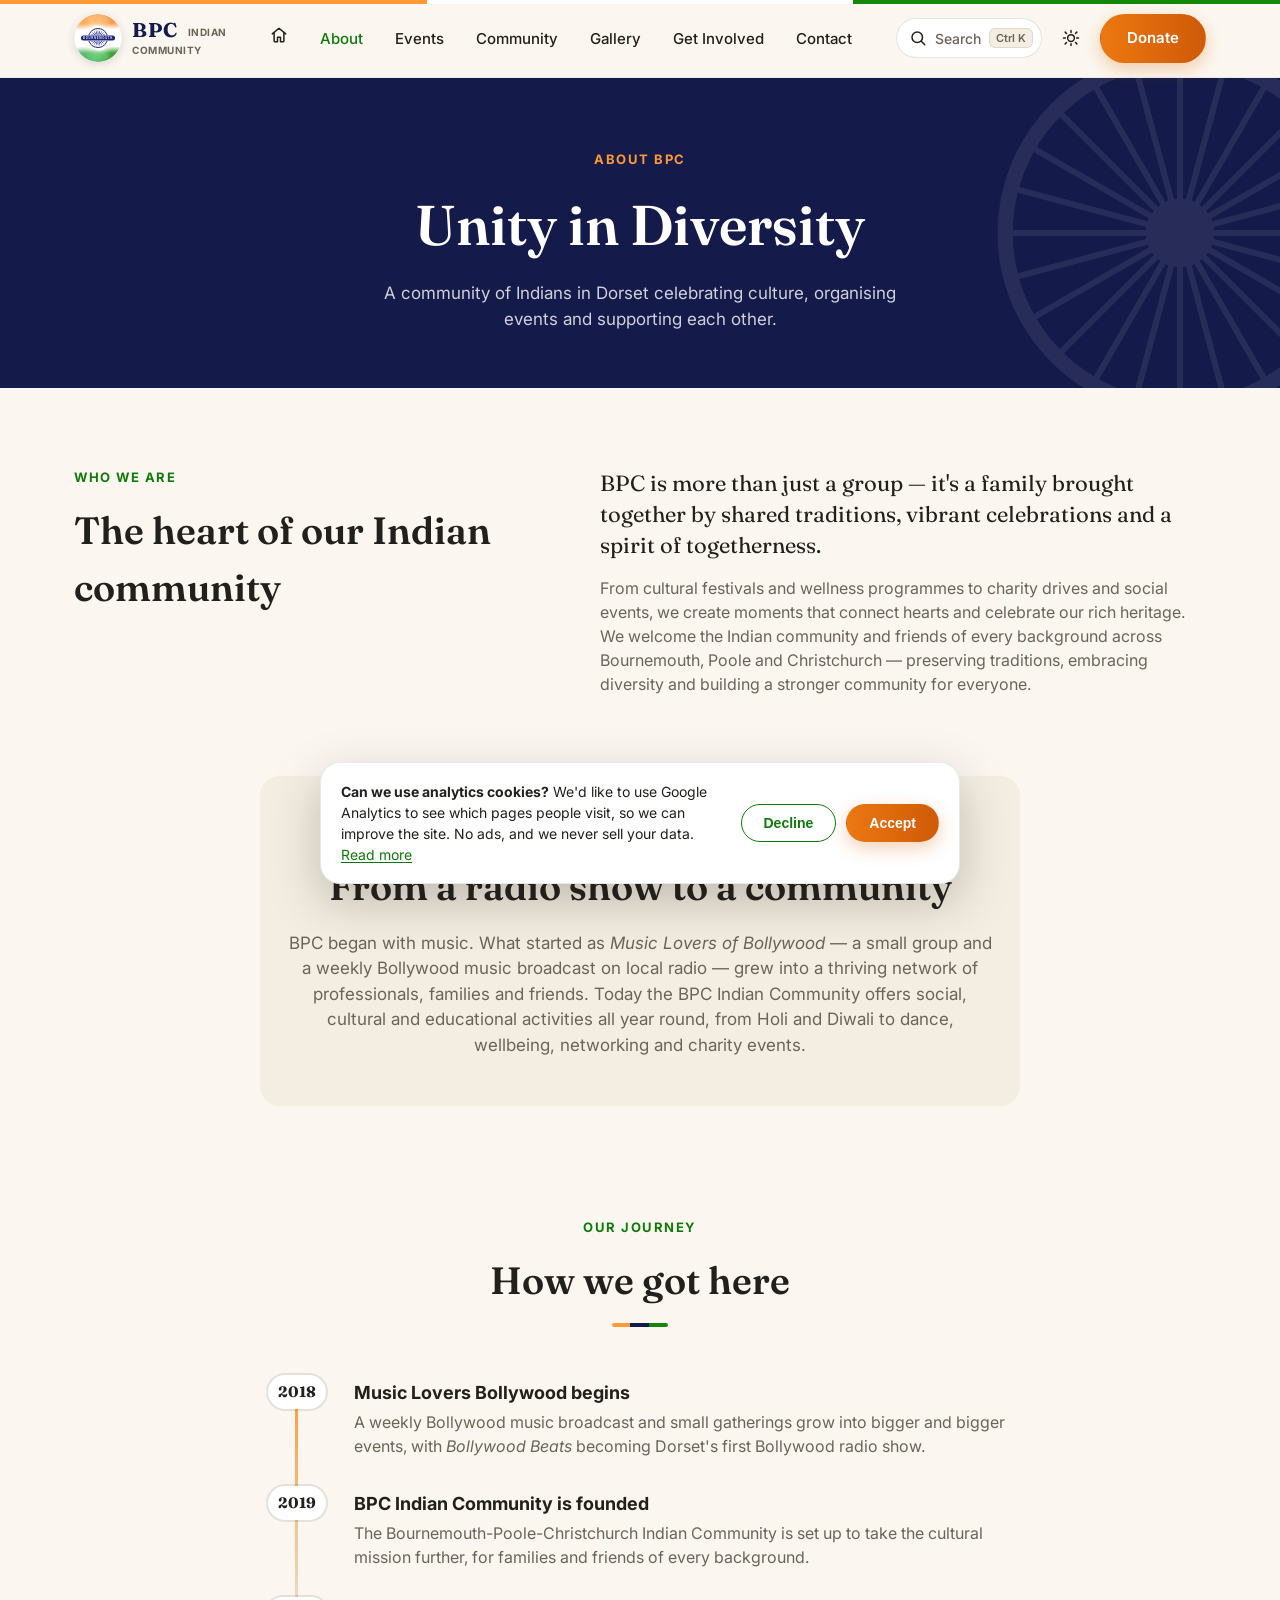
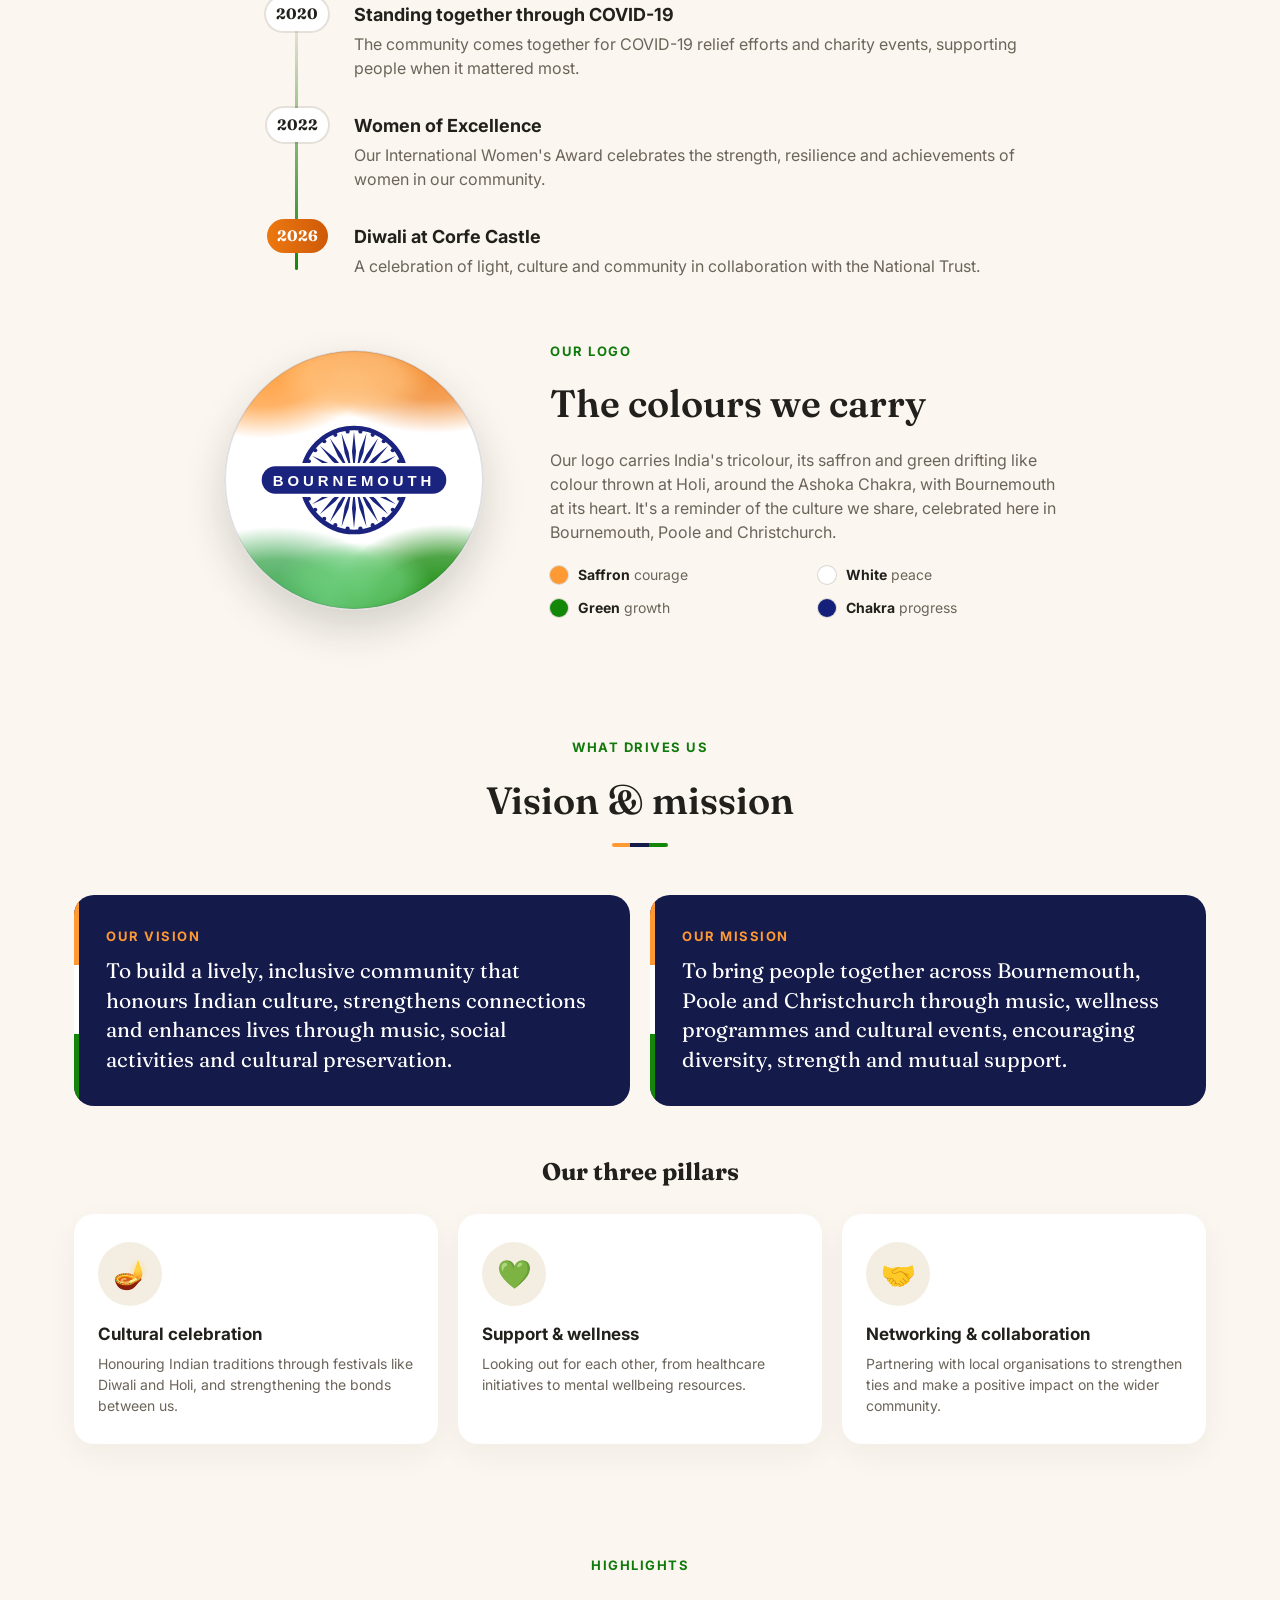
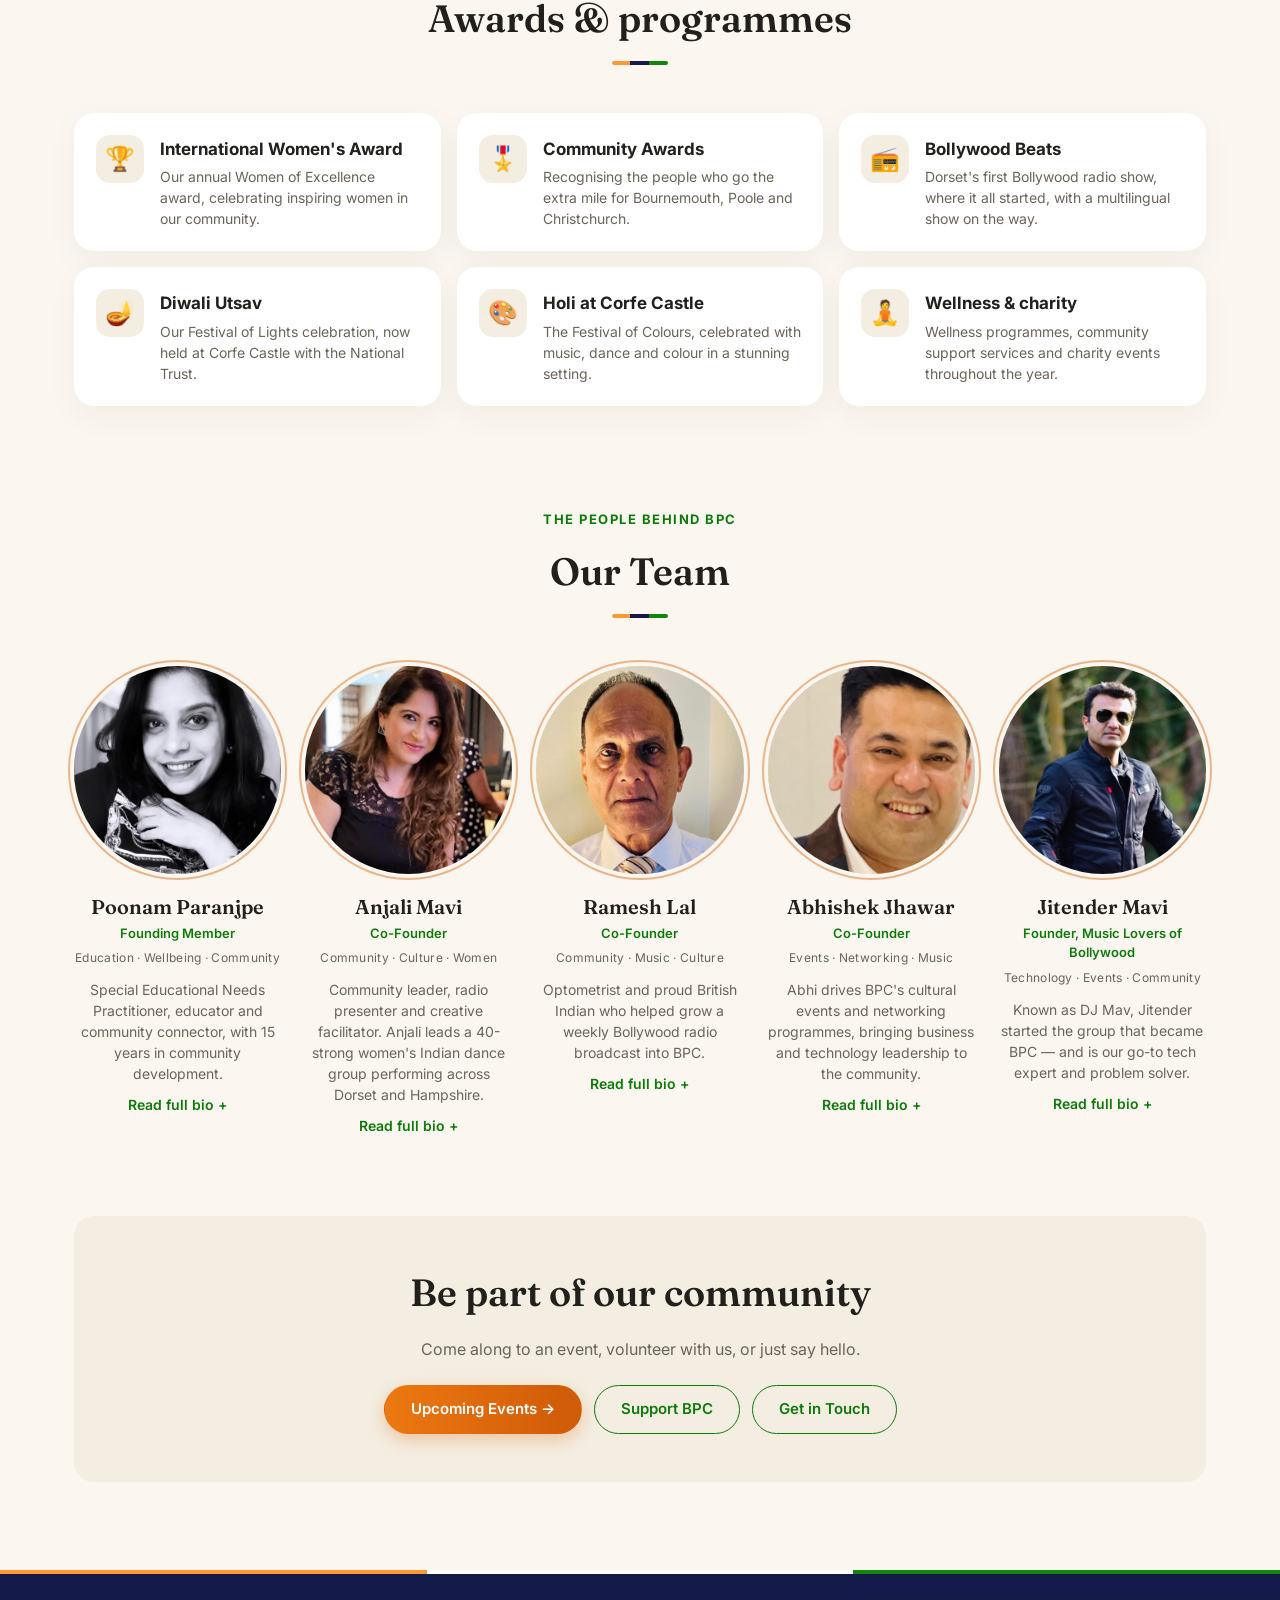
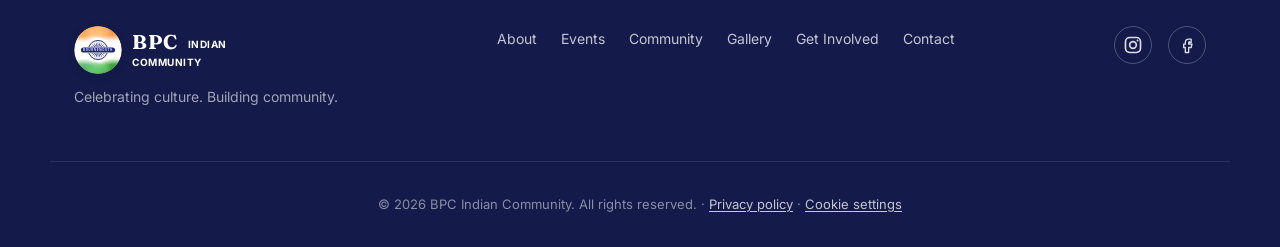
<file: about.html>
<!doctype html>
<html lang="en-GB">
<head>
<meta charset="UTF-8">
<meta name="viewport" content="width=device-width, initial-scale=1">
<title>About — BPC Indian Community</title>

<!-- Google Analytics (GA4) is loaded by assets/site.js only after the visitor accepts cookies. -->

<link rel="preconnect" href="https://fonts.googleapis.com">
<link rel="preconnect" href="https://fonts.gstatic.com" crossorigin>
<link href="https://fonts.googleapis.com/css2?family=Fraunces:ital,wght@0,500;0,600;0,700;1,500&family=Inter:wght@400;500;600;700&display=swap" rel="stylesheet">
<link rel="manifest" href="manifest.webmanifest">
<meta name="theme-color" content="#141A4A">
<link rel="icon" type="image/svg+xml" href="assets/bpc-logo.svg">
<link rel="icon" type="image/png" sizes="32x32" href="assets/icons/favicon-32.png">
<link rel="apple-touch-icon" href="assets/icons/apple-touch-icon.png">
<meta name="apple-mobile-web-app-capable" content="yes">
<meta name="apple-mobile-web-app-title" content="BPC">
<meta name="apple-mobile-web-app-status-bar-style" content="default">
<link rel="stylesheet" href="style.css">
<script>
  (function () {
    const stored = localStorage.getItem('bpc-theme');
    const theme = stored || (window.matchMedia('(prefers-color-scheme: dark)').matches ? 'dark' : 'light');
    document.documentElement.setAttribute('data-theme', theme);
  })();
</script>
</head>
<body>
  <a class="skip-link" href="#main">Skip to content</a>

  <!-- ===================== HEADER ===================== -->
  <header class="site-header">
    <div class="container header-inner">
      <a href="index.html" class="logo">
        <span class="logo-mark"><img class="logo-emblem" src="assets/bpc-logo.svg" width="48" height="48" alt=""></span>
        <span class="logo-text">
          <strong>BPC</strong> <span class="logo-sub1">INDIAN<br>COMMUNITY</span>
        </span>
        <span class="logo-tagline">Bournemouth • Poole • Christchurch</span>
      </a>

      <nav class="main-nav" aria-label="Primary" id="main-nav">
        <ul>
          <li><a href="index.html" title="Home" class="nav-home"><svg width="18" height="18" viewBox="0 0 24 24" fill="none" aria-hidden="true"><path d="M3 10.5 12 3l9 7.5M5.5 8.5V20a1 1 0 0 0 1 1H10v-6h4v6h3.5a1 1 0 0 0 1-1V8.5" stroke="currentColor" stroke-width="2" stroke-linecap="round" stroke-linejoin="round"/></svg><span class="nav-home-label">Home</span></a></li>
          <li><a href="about.html" class="is-current" aria-current="page">About</a></li>
          <li><a href="events.html">Events</a></li>
          <li><a href="index.html#community">Community</a></li>
          <li><a href="gallery.html">Gallery</a></li>
          <li><a href="donate.html">Get Involved</a></li>
          <li><a href="contact.html">Contact</a></li>
        </ul>
      </nav>

      <div class="header-actions">
        <button class="search-btn" type="button" aria-label="Search the site" aria-keyshortcuts="Control+K Meta+K /">
          <svg width="18" height="18" viewBox="0 0 24 24" fill="none" aria-hidden="true"><circle cx="11" cy="11" r="7" stroke="currentColor" stroke-width="2"/><path d="m21 21-4.3-4.3" stroke="currentColor" stroke-width="2" stroke-linecap="round"/></svg>
          <span class="search-label">Search</span>
          <kbd class="search-kbd" aria-hidden="true">⌘K</kbd>
        </button>
        <button class="icon-btn theme-toggle" id="theme-toggle" aria-label="Toggle dark mode">
          <svg class="icon-sun" width="18" height="18" viewBox="0 0 24 24" fill="none"><circle cx="12" cy="12" r="4.5" stroke="currentColor" stroke-width="2"/><path d="M12 2v2.5M12 19.5V22M4.2 4.2l1.8 1.8M18 18l1.8 1.8M2 12h2.5M19.5 12H22M4.2 19.8 6 18M18 6l1.8-1.8" stroke="currentColor" stroke-width="2" stroke-linecap="round"/></svg>
          <svg class="icon-moon" width="18" height="18" viewBox="0 0 24 24" fill="none"><path d="M20 14.5A8.5 8.5 0 0 1 9.5 4a8.5 8.5 0 1 0 10.5 10.5Z" stroke="currentColor" stroke-width="2" stroke-linejoin="round"/></svg>
        </button>
        <a href="donate.html#donate" class="btn btn-primary">Donate</a>
        <button class="menu-toggle" aria-label="Open menu" aria-expanded="false" aria-controls="main-nav">
          <svg width="22" height="22" viewBox="0 0 24 24" fill="none"><path d="M4 7h16M4 12h16M4 17h16" stroke="currentColor" stroke-width="2" stroke-linecap="round"/></svg>
        </button>
      </div>
    </div>
  </header>

  <main id="main">
    <!-- ===================== PAGE HERO ===================== -->
    <section class="page-hero">
      <div class="container">
        <p class="eyebrow eyebrow-light">About BPC</p>
        <h1 class="page-hero-title">Unity in Diversity</h1>
        <p class="page-hero-subtitle">
          A community of Indians in Dorset celebrating culture, organising
          events and supporting each other.
        </p>
      </div>
    </section>

    <!-- ===================== WHO WE ARE =====================
         Copy adapted from the current live site (bpcindiancommunity.co.uk). -->
    <section class="about-intro" id="who-we-are">
      <div class="container about-intro-grid">
        <div>
          <p class="eyebrow">Who we are</p>
          <h2 class="section-title">The heart of our Indian community</h2>
        </div>
        <div class="about-intro-text">
          <p class="about-lead">
            BPC is more than just a group — it's a family brought together by
            shared traditions, vibrant celebrations and a spirit of togetherness.
          </p>
          <p>
            From cultural festivals and wellness programmes to charity drives and
            social events, we create moments that connect hearts and celebrate our
            rich heritage. We welcome the Indian community and friends of every
            background across Bournemouth, Poole and Christchurch — preserving
            traditions, embracing diversity and building a stronger community for
            everyone.
          </p>
        </div>
      </div>
    </section>

    <!-- ===================== OUR STORY ===================== -->
    <section class="about-story" id="story">
      <div class="container">
        <div class="about-story-inner">
        <p class="eyebrow">Our story</p>
        <h2 class="section-title">From a radio show to a community</h2>
        <p>
          BPC began with music. What started as <em>Music Lovers of Bollywood</em>
          — a small group and a weekly Bollywood music broadcast on local radio —
          grew into a thriving network of professionals, families and friends.
          Today the BPC Indian Community offers social, cultural and educational
          activities all year round, from Holi and Diwali to dance, wellbeing,
          networking and charity events.
        </p>
        </div>
      </div>
    </section>

    <!-- ===================== JOURNEY (timeline) =====================
         Facts from the live site's Our Mission page and homepage. -->
    <section class="about-timeline" id="journey">
      <div class="container">
        <p class="eyebrow center">Our journey</p>
        <h2 class="section-title center">How we got here</h2>
        <ol class="timeline">
          <li class="tl-item">
            <span class="tl-year">2018</span>
            <div class="tl-body">
              <h3>Music Lovers Bollywood begins</h3>
              <p>A weekly Bollywood music broadcast and small gatherings grow into bigger and bigger events, with <em>Bollywood Beats</em> becoming Dorset's first Bollywood radio show.</p>
            </div>
          </li>
          <li class="tl-item">
            <span class="tl-year">2019</span>
            <div class="tl-body">
              <h3>BPC Indian Community is founded</h3>
              <p>The Bournemouth-Poole-Christchurch Indian Community is set up to take the cultural mission further, for families and friends of every background.</p>
            </div>
          </li>
          <li class="tl-item">
            <span class="tl-year">2020</span>
            <div class="tl-body">
              <h3>Standing together through COVID-19</h3>
              <p>The community comes together for COVID-19 relief efforts and charity events, supporting people when it mattered most.</p>
            </div>
          </li>
          <li class="tl-item">
            <span class="tl-year">2022</span>
            <div class="tl-body">
              <h3>Women of Excellence</h3>
              <p>Our International Women's Award celebrates the strength, resilience and achievements of women in our community.</p>
            </div>
          </li>
          <li class="tl-item tl-now">
            <span class="tl-year">2026</span>
            <div class="tl-body">
              <h3>Diwali at Corfe Castle</h3>
              <p>A celebration of light, culture and community in collaboration with the National Trust.</p>
            </div>
          </li>
        </ol>
      </div>
    </section>

    <!-- ===================== OUR EMBLEM ===================== -->
    <section class="about-emblem" id="logo">
      <div class="container emblem-grid">
        <img class="emblem-figure" src="assets/bpc-logo.svg" width="260" height="260" alt="BPC Indian Community logo: soft saffron and green colour clouds around a navy Ashoka Chakra, with a navy Bournemouth banner">
        <div>
          <p class="eyebrow">Our logo</p>
          <h2 class="section-title">The colours we carry</h2>
          <p class="emblem-lead">
            Our logo carries India's tricolour, its saffron and green drifting like
            colour thrown at Holi, around the Ashoka Chakra, with Bournemouth at
            its heart. It's a reminder of the culture we share, celebrated here in
            Bournemouth, Poole and Christchurch.
          </p>
          <ul class="emblem-swatches">
            <li><span class="swatch" style="background:#FF9933"></span><span><strong>Saffron</strong> courage</span></li>
            <li><span class="swatch" style="background:#FFFFFF"></span><span><strong>White</strong> peace</span></li>
            <li><span class="swatch" style="background:#138808"></span><span><strong>Green</strong> growth</span></li>
            <li><span class="swatch" style="background:#14207A"></span><span><strong>Chakra</strong> progress</span></li>
          </ul>
        </div>
      </div>
    </section>

    <!-- ===================== VISION, MISSION & PILLARS =====================
         Wording from the live site's Our Mission page. -->
    <section class="about-values" id="vision">
      <div class="container">
        <p class="eyebrow center">What drives us</p>
        <h2 class="section-title center">Vision &amp; mission</h2>
        <div class="vm-grid">
          <div class="vm-card">
            <p class="vm-label">Our vision</p>
            <p class="vm-text">To build a lively, inclusive community that honours Indian culture, strengthens connections and enhances lives through music, social activities and cultural preservation.</p>
          </div>
          <div class="vm-card">
            <p class="vm-label">Our mission</p>
            <p class="vm-text">To bring people together across Bournemouth, Poole and Christchurch through music, wellness programmes and cultural events, encouraging diversity, strength and mutual support.</p>
          </div>
        </div>
        <h3 class="pillars-title">Our three pillars</h3>
        <div class="values-grid pillars-grid">
          <div class="value-card">
            <span class="wwd-icon" aria-hidden="true">🪔</span>
            <h3>Cultural celebration</h3>
            <p>Honouring Indian traditions through festivals like Diwali and Holi, and strengthening the bonds between us.</p>
          </div>
          <div class="value-card">
            <span class="wwd-icon" aria-hidden="true">💚</span>
            <h3>Support &amp; wellness</h3>
            <p>Looking out for each other, from healthcare initiatives to mental wellbeing resources.</p>
          </div>
          <div class="value-card">
            <span class="wwd-icon" aria-hidden="true">🤝</span>
            <h3>Networking &amp; collaboration</h3>
            <p>Partnering with local organisations to strengthen ties and make a positive impact on the wider community.</p>
          </div>
        </div>
      </div>
    </section>

    <!-- ===================== HIGHLIGHTS & PROGRAMMES ===================== -->
    <section class="about-highlights" id="highlights">
      <div class="container">
        <p class="eyebrow center">Highlights</p>
        <h2 class="section-title center">Awards &amp; programmes</h2>
        <ul class="highlight-grid">
          <li class="highlight-card">
            <span class="hl-icon" aria-hidden="true">🏆</span>
            <h3>International Women's Award</h3>
            <p>Our annual Women of Excellence award, celebrating inspiring women in our community.</p>
          </li>
          <li class="highlight-card">
            <span class="hl-icon" aria-hidden="true">🎖️</span>
            <h3>Community Awards</h3>
            <p>Recognising the people who go the extra mile for Bournemouth, Poole and Christchurch.</p>
          </li>
          <li class="highlight-card">
            <span class="hl-icon" aria-hidden="true">📻</span>
            <h3>Bollywood Beats</h3>
            <p>Dorset's first Bollywood radio show, where it all started, with a multilingual show on the way.</p>
          </li>
          <li class="highlight-card">
            <span class="hl-icon" aria-hidden="true">🪔</span>
            <h3>Diwali Utsav</h3>
            <p>Our Festival of Lights celebration, now held at Corfe Castle with the National Trust.</p>
          </li>
          <li class="highlight-card">
            <span class="hl-icon" aria-hidden="true">🎨</span>
            <h3>Holi at Corfe Castle</h3>
            <p>The Festival of Colours, celebrated with music, dance and colour in a stunning setting.</p>
          </li>
          <li class="highlight-card">
            <span class="hl-icon" aria-hidden="true">🧘</span>
            <h3>Wellness &amp; charity</h3>
            <p>Wellness programmes, community support services and charity events throughout the year.</p>
          </li>
        </ul>
      </div>
    </section>

    <!-- ===================== OUR TEAM =====================
         Photos and bios from the current live site. -->
    <section class="team-section" id="team">
      <div class="container">
        <p class="eyebrow center">The people behind BPC</p>
        <h2 class="section-title center">Our Team</h2>
        <ul class="team-grid">
          <li class="team-card">
            <img class="team-photo" src="assets/team/poonam-paranjpe.jpg" alt="Poonam Paranjpe" loading="lazy">
            <h3 class="team-name">Poonam Paranjpe</h3>
            <p class="team-role">Founding Member</p>
            <p class="team-tags">Education · Wellbeing · Community</p>
            <p class="team-bio">Special Educational Needs Practitioner, educator and community connector, with 15 years in community development.</p>
            <details class="team-more">
              <summary>Read full bio</summary>
              <p>Poonam moved to the UK from India 21 years ago to pursue her second master's degree, and has an academic background in Clinical Psychology, Public Health and Health Promotion. She believes education is the cornerstone of personal growth.</p>
              <p>Outside work and community life, she loves cooking and dancing.</p>
            </details>
          </li>
          <li class="team-card">
            <img class="team-photo" src="assets/team/anjali-mavi.jpg" alt="Anjali Mavi" loading="lazy">
            <h3 class="team-name">Anjali Mavi</h3>
            <p class="team-role">Co-Founder</p>
            <p class="team-tags">Community · Culture · Women</p>
            <p class="team-bio">Community leader, radio presenter and creative facilitator. Anjali leads a 40-strong women's Indian dance group performing across Dorset and Hampshire.</p>
            <details class="team-more">
              <summary>Read full bio</summary>
              <p>Anjali came to England from India 18 years ago and holds an MBA in Marketing and Human Resources. With a background in administration, recruitment and welfare, she has worked extensively with diverse communities, women's groups and international professionals, helping them access opportunities and build confidence.</p>
              <p>She works closely with charities across Dorset and Hampshire on domestic violence awareness, mental health, cultural inclusion and refugee integration.</p>
            </details>
          </li>
          <li class="team-card">
            <img class="team-photo" src="assets/team/ramesh-lal.jpg" alt="Ramesh Lal" loading="lazy">
            <h3 class="team-name">Ramesh Lal</h3>
            <p class="team-role">Co-Founder</p>
            <p class="team-tags">Community · Music · Culture</p>
            <p class="team-bio">Optometrist and proud British Indian who helped grow a weekly Bollywood radio broadcast into BPC.</p>
            <details class="team-more">
              <summary>Read full bio</summary>
              <p>Born to Indian parents in Kenya, Ramesh moved to the UK aged 11 and grew up in the Midlands. He studied optometry in Glasgow before settling in Bournemouth.</p>
              <p>Until recently he ran a social enterprise in Kinson, Bournemouth, dedicated to community support.</p>
            </details>
          </li>
          <li class="team-card">
            <img class="team-photo" src="assets/team/abhishek-jhawar.jpg" alt="Abhishek Jhawar" loading="lazy">
            <h3 class="team-name">Abhishek Jhawar</h3>
            <p class="team-role">Co-Founder</p>
            <p class="team-tags">Events · Networking · Music</p>
            <p class="team-bio">Abhi drives BPC's cultural events and networking programmes, bringing business and technology leadership to the community.</p>
            <details class="team-more">
              <summary>Read full bio</summary>
              <p>Abhi combines professional expertise in business leadership and technology with a passion for community building.</p>
              <p>He's also DJ Abhi UK, creating music experiences that celebrate Indian culture and connect people through rhythm.</p>
            </details>
          </li>
          <li class="team-card">
            <img class="team-photo team-photo-top" src="assets/team/jitender-mavi.jpg" alt="Jitender Mavi" loading="lazy">
            <h3 class="team-name">Jitender Mavi</h3>
            <p class="team-role">Founder, Music Lovers of Bollywood</p>
            <p class="team-tags">Technology · Events · Community</p>
            <p class="team-bio">Known as DJ Mav, Jitender started the group that became BPC — and is our go-to tech expert and problem solver.</p>
            <details class="team-more">
              <summary>Read full bio</summary>
              <p>Professionally, Jitender is a Senior Director in Investment Banking at HSBC, bringing deep finance and technology know-how to the community.</p>
              <p>He's an amazing Bhangra dancer, a passionate biker and a cricket enthusiast — always ready to support the team at community events, especially our charity cricket matches.</p>
            </details>
          </li>
        </ul>
      </div>
    </section>

    <!-- ===================== CTA ===================== -->
    <section class="about-cta">
      <div class="container">
        <div class="past-events">
          <h2 class="section-title">Be part of our community</h2>
          <p>Come along to an event, volunteer with us, or just say hello.</p>
          <div class="about-cta-actions">
            <a href="events.html" class="btn btn-primary">Upcoming Events →</a>
            <a href="donate.html" class="btn btn-outline">Support BPC</a>
            <a href="contact.html" class="btn btn-outline">Get in Touch</a>
          </div>
        </div>
      </div>
    </section>
  </main>

  <!-- ===================== FOOTER ===================== -->
  <footer class="site-footer">
    <div class="container footer-inner">
      <div class="footer-brand">
        <a href="index.html" class="logo logo-footer">
          <span class="logo-mark"><img class="logo-emblem" src="assets/bpc-logo.svg" width="48" height="48" alt=""></span>
          <span class="logo-text">
            <strong>BPC</strong> <span class="logo-sub1">INDIAN<br>COMMUNITY</span>
          </span>
        </a>
        <p class="footer-tagline">Celebrating culture. Building community.</p>
        <button class="install-btn" type="button" data-install hidden>
          <svg width="16" height="16" viewBox="0 0 24 24" fill="none" aria-hidden="true"><path d="M12 3v12m0 0-4-4m4 4 4-4M5 21h14" stroke="currentColor" stroke-width="2" stroke-linecap="round" stroke-linejoin="round"/></svg>
          Install the BPC app
        </button>
      </div>

      <nav class="footer-nav" aria-label="Footer">
        <ul>
          <li><a href="about.html">About</a></li>
          <li><a href="events.html">Events</a></li>
          <li><a href="index.html#community">Community</a></li>
          <li><a href="gallery.html">Gallery</a></li>
          <li><a href="donate.html">Get Involved</a></li>
          <li><a href="contact.html">Contact</a></li>
        </ul>
      </nav>

      <div class="footer-social">
        <a href="https://www.instagram.com/bpcmlbindian/" target="_blank" rel="noopener" aria-label="BPC on Instagram">
          <svg width="20" height="20" viewBox="0 0 24 24" fill="none"><rect x="3" y="3" width="18" height="18" rx="5" stroke="currentColor" stroke-width="2"/><circle cx="12" cy="12" r="4" stroke="currentColor" stroke-width="2"/><circle cx="17.5" cy="6.5" r="1.2" fill="currentColor"/></svg>
        </a>
        <a href="https://www.facebook.com/share/g/15fT9cQumg/" target="_blank" rel="noopener" aria-label="BPC Facebook group">
          <svg width="20" height="20" viewBox="0 0 24 24" fill="none"><path d="M14 9h3V5h-3c-2.2 0-4 1.8-4 4v2H8v4h2v6h4v-6h3l1-4h-4V9c0-.6.4-1 1-1Z" stroke="currentColor" stroke-width="1.6" stroke-linejoin="round"/></svg>
        </a>
      </div>
    </div>
    <div class="container footer-bottom">
      <p>© 2026 BPC Indian Community. All rights reserved. · <a href="privacy.html">Privacy policy</a> · <button type="button" class="link-button" data-cookie-settings>Cookie settings</button></p>
    </div>
  </footer>

  <script>
    const menuToggle = document.querySelector('.menu-toggle');
    const mainNav = document.getElementById('main-nav');
    menuToggle.addEventListener('click', () => {
      const isOpen = mainNav.classList.toggle('is-open');
      menuToggle.setAttribute('aria-expanded', String(isOpen));
      menuToggle.classList.toggle('is-active', isOpen);
    });
    mainNav.querySelectorAll('a').forEach(link => {
      link.addEventListener('click', () => {
        mainNav.classList.remove('is-open');
        menuToggle.setAttribute('aria-expanded', 'false');
        menuToggle.classList.remove('is-active');
      });
    });

    // Light/dark theme toggle — persisted in localStorage, applied to <html data-theme="...">
    const themeToggle = document.getElementById('theme-toggle');
    themeToggle.addEventListener('click', () => {
      const current = document.documentElement.getAttribute('data-theme') === 'dark' ? 'dark' : 'light';
      const next = current === 'dark' ? 'light' : 'dark';
      document.documentElement.setAttribute('data-theme', next);
      localStorage.setItem('bpc-theme', next);
    });
  </script>
  <script>
    if ('serviceWorker' in navigator) {
      window.addEventListener('load', () => navigator.serviceWorker.register('sw.js'));
    }
  </script>
  <script src="assets/site.js" defer></script>
</body>
</html>
</file>
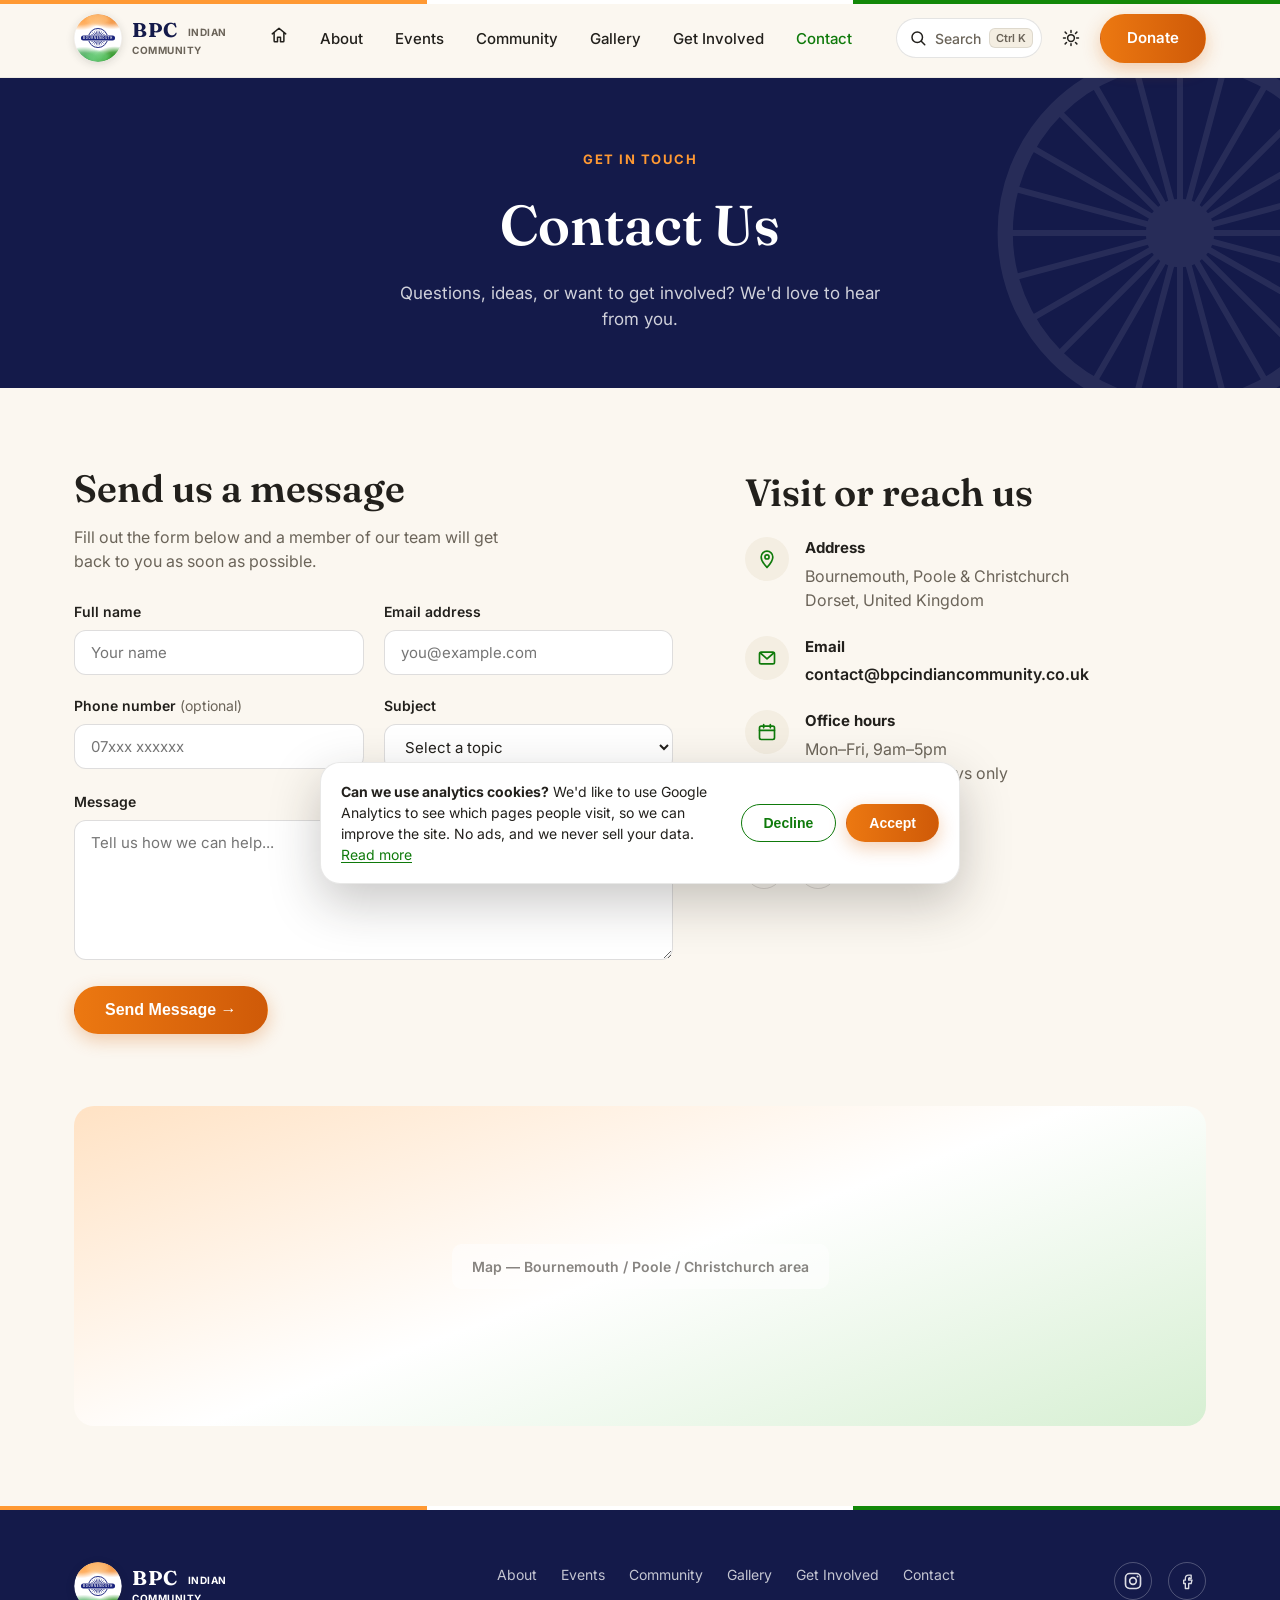
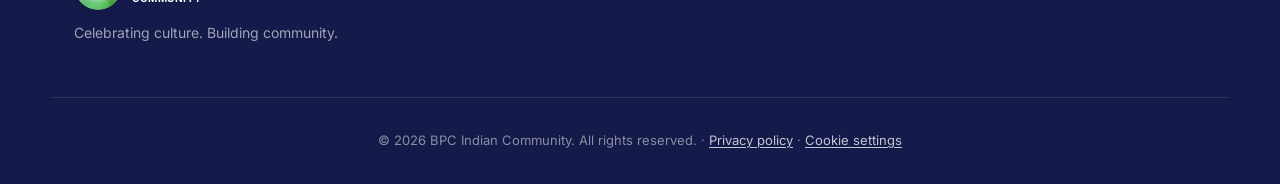
<file: contact.html>
<!doctype html>
<html lang="en-GB">
<head>
<meta charset="UTF-8">
<meta name="viewport" content="width=device-width, initial-scale=1">
<title>Contact Us — BPC Indian Community</title>

<!-- Google Analytics (GA4) is loaded by assets/site.js only after the visitor accepts cookies. -->

<link rel="preconnect" href="https://fonts.googleapis.com">
<link rel="preconnect" href="https://fonts.gstatic.com" crossorigin>
<link href="https://fonts.googleapis.com/css2?family=Fraunces:ital,wght@0,500;0,600;0,700;1,500&family=Inter:wght@400;500;600;700&display=swap" rel="stylesheet">
<link rel="manifest" href="manifest.webmanifest">
<meta name="theme-color" content="#141A4A">
<link rel="icon" type="image/svg+xml" href="assets/bpc-logo.svg">
<link rel="icon" type="image/png" sizes="32x32" href="assets/icons/favicon-32.png">
<link rel="apple-touch-icon" href="assets/icons/apple-touch-icon.png">
<meta name="apple-mobile-web-app-capable" content="yes">
<meta name="apple-mobile-web-app-title" content="BPC">
<meta name="apple-mobile-web-app-status-bar-style" content="default">
<link rel="stylesheet" href="style.css">
<script>
  (function () {
    const stored = localStorage.getItem('bpc-theme');
    const theme = stored || (window.matchMedia('(prefers-color-scheme: dark)').matches ? 'dark' : 'light');
    document.documentElement.setAttribute('data-theme', theme);
  })();
</script>
</head>
<body>
  <a class="skip-link" href="#main">Skip to content</a>

  <!-- ===================== HEADER ===================== -->
  <header class="site-header">
    <div class="container header-inner">
      <a href="index.html" class="logo">
        <span class="logo-mark"><img class="logo-emblem" src="assets/bpc-logo.svg" width="48" height="48" alt=""></span>
        <span class="logo-text">
          <strong>BPC</strong> <span class="logo-sub1">INDIAN<br>COMMUNITY</span>
        </span>
        <span class="logo-tagline">Bournemouth • Poole • Christchurch</span>
      </a>

      <nav class="main-nav" aria-label="Primary" id="main-nav">
        <ul>
          <li><a href="index.html" title="Home" class="nav-home"><svg width="18" height="18" viewBox="0 0 24 24" fill="none" aria-hidden="true"><path d="M3 10.5 12 3l9 7.5M5.5 8.5V20a1 1 0 0 0 1 1H10v-6h4v6h3.5a1 1 0 0 0 1-1V8.5" stroke="currentColor" stroke-width="2" stroke-linecap="round" stroke-linejoin="round"/></svg><span class="nav-home-label">Home</span></a></li>
          <li><a href="about.html">About</a></li>
          <li><a href="events.html">Events</a></li>
          <li><a href="index.html#community">Community</a></li>
          <li><a href="gallery.html">Gallery</a></li>
          <li><a href="donate.html">Get Involved</a></li>
          <li><a href="contact.html" class="is-current" aria-current="page">Contact</a></li>
        </ul>
      </nav>

      <div class="header-actions">
        <button class="search-btn" type="button" aria-label="Search the site" aria-keyshortcuts="Control+K Meta+K /">
          <svg width="18" height="18" viewBox="0 0 24 24" fill="none" aria-hidden="true"><circle cx="11" cy="11" r="7" stroke="currentColor" stroke-width="2"/><path d="m21 21-4.3-4.3" stroke="currentColor" stroke-width="2" stroke-linecap="round"/></svg>
          <span class="search-label">Search</span>
          <kbd class="search-kbd" aria-hidden="true">⌘K</kbd>
        </button>
        <button class="icon-btn theme-toggle" id="theme-toggle" aria-label="Toggle dark mode">
          <svg class="icon-sun" width="18" height="18" viewBox="0 0 24 24" fill="none"><circle cx="12" cy="12" r="4.5" stroke="currentColor" stroke-width="2"/><path d="M12 2v2.5M12 19.5V22M4.2 4.2l1.8 1.8M18 18l1.8 1.8M2 12h2.5M19.5 12H22M4.2 19.8 6 18M18 6l1.8-1.8" stroke="currentColor" stroke-width="2" stroke-linecap="round"/></svg>
          <svg class="icon-moon" width="18" height="18" viewBox="0 0 24 24" fill="none"><path d="M20 14.5A8.5 8.5 0 0 1 9.5 4a8.5 8.5 0 1 0 10.5 10.5Z" stroke="currentColor" stroke-width="2" stroke-linejoin="round"/></svg>
        </button>
        <a href="donate.html#donate" class="btn btn-primary">Donate</a>
        <button class="menu-toggle" aria-label="Open menu" aria-expanded="false" aria-controls="main-nav">
          <svg width="22" height="22" viewBox="0 0 24 24" fill="none"><path d="M4 7h16M4 12h16M4 17h16" stroke="currentColor" stroke-width="2" stroke-linecap="round"/></svg>
        </button>
      </div>
    </div>
  </header>

  <main id="main">
    <!-- ===================== PAGE HERO ===================== -->
    <section class="page-hero">
      <div class="container">
        <p class="eyebrow eyebrow-light">Get In Touch</p>
        <h1 class="page-hero-title">Contact Us</h1>
        <p class="page-hero-subtitle">
          Questions, ideas, or want to get involved? We'd love to hear from you.
        </p>
      </div>
    </section>

    <!-- ===================== CONTACT CONTENT ===================== -->
    <section class="contact-section" id="contact">
      <div class="container contact-grid">

        <!-- Contact form -->
        <div class="contact-form-wrap">
          <h2 class="section-title">Send us a message</h2>
          <p class="contact-form-intro">
            Fill out the form below and a member of our team will get back to
            you as soon as possible.
          </p>
          <!-- Messages are delivered by Web3Forms (web3forms.com) to the email address the access key was created for. -->
          <form class="contact-form" action="https://api.web3forms.com/submit" method="post" data-contact-form>
            <input type="hidden" name="access_key" value="YOUR_WEB3FORMS_ACCESS_KEY">
            <input type="hidden" name="subject" value="New message from the BPC website">
            <input type="hidden" name="from_name" value="BPC website">
            <input type="checkbox" name="botcheck" class="form-honeypot" tabindex="-1" autocomplete="off" aria-hidden="true">
            <div class="form-row">
              <div class="form-field">
                <label for="name">Full name</label>
                <input type="text" id="name" name="name" placeholder="Your name" autocomplete="name" required>
              </div>
              <div class="form-field">
                <label for="email">Email address</label>
                <input type="email" id="email" name="email" placeholder="you@example.com" autocomplete="email" required>
              </div>
            </div>
            <div class="form-row">
              <div class="form-field">
                <label for="phone">Phone number <span class="optional">(optional)</span></label>
                <input type="tel" id="phone" name="phone" placeholder="07xxx xxxxxx" autocomplete="tel">
              </div>
              <div class="form-field">
                <label for="subject">Subject</label>
                <select id="subject" name="topic">
                  <option value="">Select a topic</option>
                  <option>Events &amp; Festivals</option>
                  <option>Membership</option>
                  <option>Volunteering</option>
                  <option>Donations &amp; Sponsorship</option>
                  <option>Other</option>
                </select>
              </div>
            </div>
            <div class="form-field form-field-full">
              <label for="message">Message</label>
              <textarea id="message" name="message" rows="6" placeholder="Tell us how we can help..." required></textarea>
            </div>
            <button type="submit" class="btn btn-primary btn-lg">Send Message →</button>
            <p class="form-status" role="status" aria-live="polite" hidden></p>
          </form>
        </div>

        <!-- Contact info -->
        <aside class="contact-info">
          <h2 class="section-title">Visit or reach us</h2>

          <ul class="info-list">
            <li>
              <span class="info-icon" aria-hidden="true">
                <svg width="20" height="20" viewBox="0 0 24 24" fill="none"><path d="M12 22s7-7.2 7-12.5A7 7 0 0 0 5 9.5C5 14.8 12 22 12 22Z" stroke="currentColor" stroke-width="2"/><circle cx="12" cy="9.5" r="2.5" stroke="currentColor" stroke-width="2"/></svg>
              </span>
              <div>
                <strong>Address</strong>
                <p>Bournemouth, Poole &amp; Christchurch<br>Dorset, United Kingdom</p>
              </div>
            </li>
            <li>
              <span class="info-icon" aria-hidden="true">
                <svg width="20" height="20" viewBox="0 0 24 24" fill="none"><rect x="3" y="5" width="18" height="14" rx="2" stroke="currentColor" stroke-width="2"/><path d="m4 6 8 7 8-7" stroke="currentColor" stroke-width="2" stroke-linecap="round" stroke-linejoin="round"/></svg>
              </span>
              <div>
                <strong>Email</strong>
                <p><a href="mailto:contact@bpcindiancommunity.co.uk">contact@bpcindiancommunity.co.uk</a></p>
              </div>
            </li>
            <li>
              <span class="info-icon" aria-hidden="true">
                <svg width="20" height="20" viewBox="0 0 24 24" fill="none"><rect x="3" y="5" width="18" height="16" rx="2" stroke="currentColor" stroke-width="2"/><path d="M3 10h18M8 3v4M16 3v4" stroke="currentColor" stroke-width="2" stroke-linecap="round"/></svg>
              </span>
              <div>
                <strong>Office hours</strong>
                <p>Mon–Fri, 9am–5pm<br>Weekends: event days only</p>
              </div>
            </li>
          </ul>

          <div class="info-social">
            <strong>Follow us</strong>
            <div class="footer-social contact-social">
              <a href="https://www.instagram.com/bpcmlbindian/" target="_blank" rel="noopener" aria-label="BPC on Instagram">
                <svg width="20" height="20" viewBox="0 0 24 24" fill="none"><rect x="3" y="3" width="18" height="18" rx="5" stroke="currentColor" stroke-width="2"/><circle cx="12" cy="12" r="4" stroke="currentColor" stroke-width="2"/><circle cx="17.5" cy="6.5" r="1.2" fill="currentColor"/></svg>
              </a>
              <a href="https://www.facebook.com/share/g/15fT9cQumg/" target="_blank" rel="noopener" aria-label="BPC Facebook group">
                <svg width="20" height="20" viewBox="0 0 24 24" fill="none"><path d="M14 9h3V5h-3c-2.2 0-4 1.8-4 4v2H8v4h2v6h4v-6h3l1-4h-4V9c0-.6.4-1 1-1Z" stroke="currentColor" stroke-width="1.6" stroke-linejoin="round"/></svg>
              </a>
            </div>
          </div>
        </aside>
      </div>

      <!-- Map placeholder -->
      <div class="container">
        <div class="contact-map placeholder-img" data-label="Map — Bournemouth / Poole / Christchurch area"></div>
      </div>
    </section>
  </main>

  <!-- ===================== FOOTER ===================== -->
  <footer class="site-footer">
    <div class="container footer-inner">
      <div class="footer-brand">
        <a href="index.html" class="logo logo-footer">
          <span class="logo-mark"><img class="logo-emblem" src="assets/bpc-logo.svg" width="48" height="48" alt=""></span>
          <span class="logo-text">
            <strong>BPC</strong> <span class="logo-sub1">INDIAN<br>COMMUNITY</span>
          </span>
        </a>
        <p class="footer-tagline">Celebrating culture. Building community.</p>
        <button class="install-btn" type="button" data-install hidden>
          <svg width="16" height="16" viewBox="0 0 24 24" fill="none" aria-hidden="true"><path d="M12 3v12m0 0-4-4m4 4 4-4M5 21h14" stroke="currentColor" stroke-width="2" stroke-linecap="round" stroke-linejoin="round"/></svg>
          Install the BPC app
        </button>
      </div>

      <nav class="footer-nav" aria-label="Footer">
        <ul>
          <li><a href="about.html">About</a></li>
          <li><a href="events.html">Events</a></li>
          <li><a href="index.html#community">Community</a></li>
          <li><a href="gallery.html">Gallery</a></li>
          <li><a href="donate.html">Get Involved</a></li>
          <li><a href="contact.html">Contact</a></li>
        </ul>
      </nav>

      <div class="footer-social">
        <a href="https://www.instagram.com/bpcmlbindian/" target="_blank" rel="noopener" aria-label="BPC on Instagram">
          <svg width="20" height="20" viewBox="0 0 24 24" fill="none"><rect x="3" y="3" width="18" height="18" rx="5" stroke="currentColor" stroke-width="2"/><circle cx="12" cy="12" r="4" stroke="currentColor" stroke-width="2"/><circle cx="17.5" cy="6.5" r="1.2" fill="currentColor"/></svg>
        </a>
        <a href="https://www.facebook.com/share/g/15fT9cQumg/" target="_blank" rel="noopener" aria-label="BPC Facebook group">
          <svg width="20" height="20" viewBox="0 0 24 24" fill="none"><path d="M14 9h3V5h-3c-2.2 0-4 1.8-4 4v2H8v4h2v6h4v-6h3l1-4h-4V9c0-.6.4-1 1-1Z" stroke="currentColor" stroke-width="1.6" stroke-linejoin="round"/></svg>
        </a>
      </div>
    </div>
    <div class="container footer-bottom">
      <p>© 2026 BPC Indian Community. All rights reserved. · <a href="privacy.html">Privacy policy</a> · <button type="button" class="link-button" data-cookie-settings>Cookie settings</button></p>
    </div>
  </footer>

  <script>
    const menuToggle = document.querySelector('.menu-toggle');
    const mainNav = document.getElementById('main-nav');
    menuToggle.addEventListener('click', () => {
      const isOpen = mainNav.classList.toggle('is-open');
      menuToggle.setAttribute('aria-expanded', String(isOpen));
      menuToggle.classList.toggle('is-active', isOpen);
    });
    mainNav.querySelectorAll('a').forEach(link => {
      link.addEventListener('click', () => {
        mainNav.classList.remove('is-open');
        menuToggle.setAttribute('aria-expanded', 'false');
        menuToggle.classList.remove('is-active');
      });
    });

    // Light/dark theme toggle — persisted in localStorage, applied to <html data-theme="...">
    const themeToggle = document.getElementById('theme-toggle');
    themeToggle.addEventListener('click', () => {
      const current = document.documentElement.getAttribute('data-theme') === 'dark' ? 'dark' : 'light';
      const next = current === 'dark' ? 'light' : 'dark';
      document.documentElement.setAttribute('data-theme', next);
      localStorage.setItem('bpc-theme', next);
    });
  </script>
  <script>
    if ('serviceWorker' in navigator) {
      window.addEventListener('load', () => navigator.serviceWorker.register('sw.js'));
    }
  </script>
  <script src="assets/site.js" defer></script>
</body>
</html>
</file>
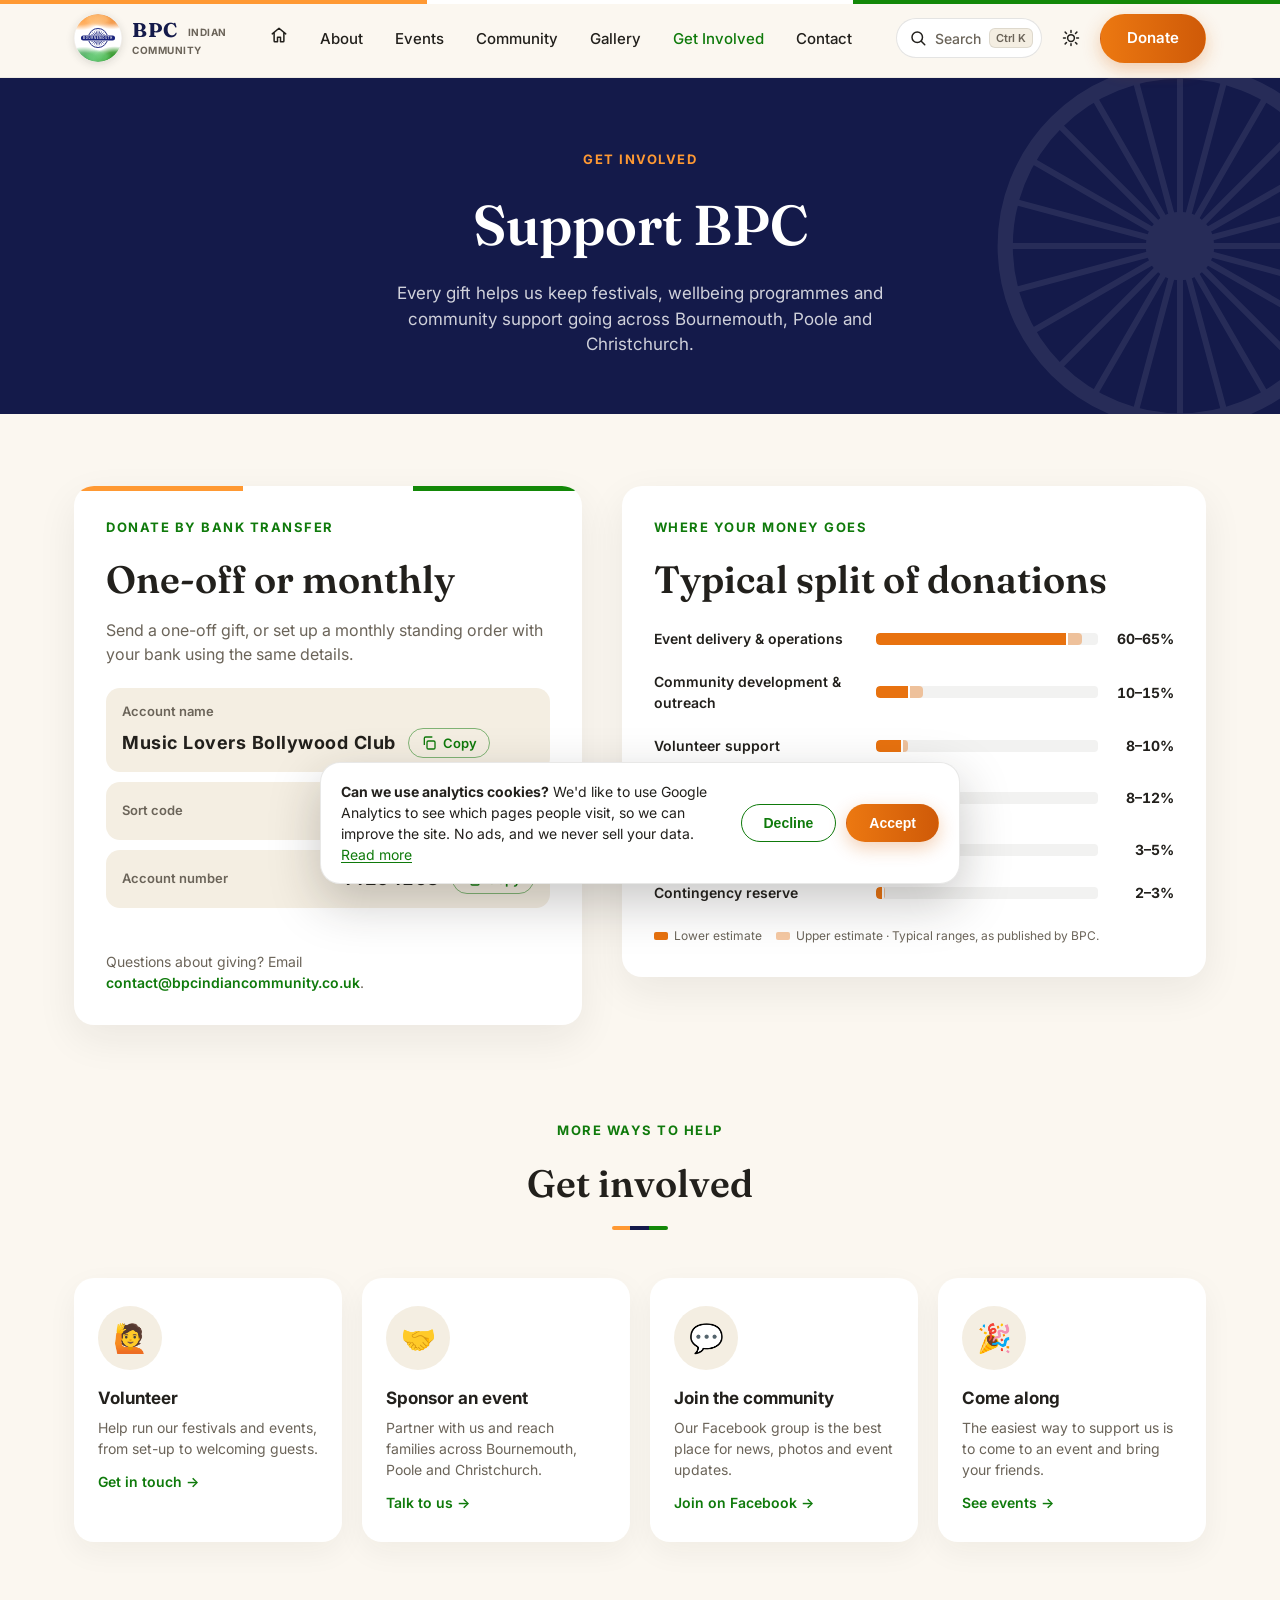
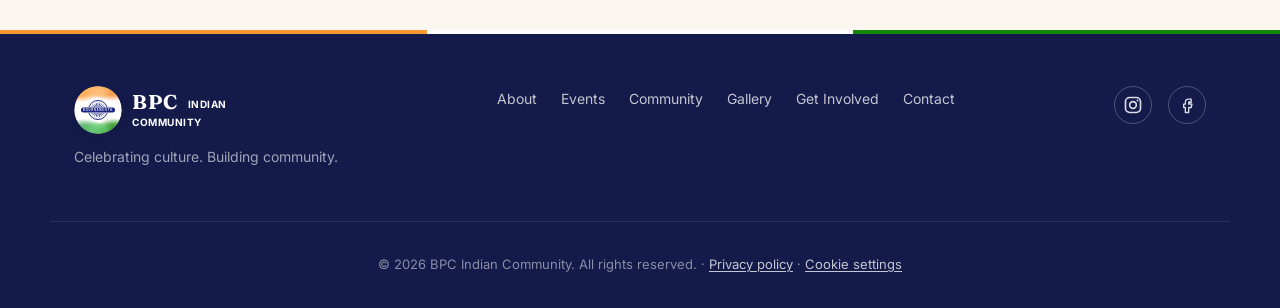
<file: donate.html>
<!doctype html>
<html lang="en-GB">
<head>
<meta charset="UTF-8">
<meta name="viewport" content="width=device-width, initial-scale=1">
<title>Support BPC — BPC Indian Community</title>

<!-- Google Analytics (GA4) is loaded by assets/site.js only after the visitor accepts cookies. -->

<link rel="preconnect" href="https://fonts.googleapis.com">
<link rel="preconnect" href="https://fonts.gstatic.com" crossorigin>
<link href="https://fonts.googleapis.com/css2?family=Fraunces:ital,wght@0,500;0,600;0,700;1,500&family=Inter:wght@400;500;600;700&display=swap" rel="stylesheet">
<link rel="manifest" href="manifest.webmanifest">
<meta name="theme-color" content="#141A4A">
<link rel="icon" type="image/svg+xml" href="assets/bpc-logo.svg">
<link rel="icon" type="image/png" sizes="32x32" href="assets/icons/favicon-32.png">
<link rel="apple-touch-icon" href="assets/icons/apple-touch-icon.png">
<meta name="apple-mobile-web-app-capable" content="yes">
<meta name="apple-mobile-web-app-title" content="BPC">
<meta name="apple-mobile-web-app-status-bar-style" content="default">
<link rel="stylesheet" href="style.css">
<script>
  (function () {
    const stored = localStorage.getItem('bpc-theme');
    const theme = stored || (window.matchMedia('(prefers-color-scheme: dark)').matches ? 'dark' : 'light');
    document.documentElement.setAttribute('data-theme', theme);
  })();
</script>
</head>
<body>
  <a class="skip-link" href="#main">Skip to content</a>

  <!-- ===================== HEADER ===================== -->
  <header class="site-header">
    <div class="container header-inner">
      <a href="index.html" class="logo">
        <span class="logo-mark"><img class="logo-emblem" src="assets/bpc-logo.svg" width="48" height="48" alt=""></span>
        <span class="logo-text">
          <strong>BPC</strong> <span class="logo-sub1">INDIAN<br>COMMUNITY</span>
        </span>
        <span class="logo-tagline">Bournemouth • Poole • Christchurch</span>
      </a>

      <nav class="main-nav" aria-label="Primary" id="main-nav">
        <ul>
          <li><a href="index.html" title="Home" class="nav-home"><svg width="18" height="18" viewBox="0 0 24 24" fill="none" aria-hidden="true"><path d="M3 10.5 12 3l9 7.5M5.5 8.5V20a1 1 0 0 0 1 1H10v-6h4v6h3.5a1 1 0 0 0 1-1V8.5" stroke="currentColor" stroke-width="2" stroke-linecap="round" stroke-linejoin="round"/></svg><span class="nav-home-label">Home</span></a></li>
          <li><a href="about.html">About</a></li>
          <li><a href="events.html">Events</a></li>
          <li><a href="index.html#community">Community</a></li>
          <li><a href="gallery.html">Gallery</a></li>
          <li><a href="donate.html" class="is-current" aria-current="page">Get Involved</a></li>
          <li><a href="contact.html">Contact</a></li>
        </ul>
      </nav>

      <div class="header-actions">
        <button class="search-btn" type="button" aria-label="Search the site" aria-keyshortcuts="Control+K Meta+K /">
          <svg width="18" height="18" viewBox="0 0 24 24" fill="none" aria-hidden="true"><circle cx="11" cy="11" r="7" stroke="currentColor" stroke-width="2"/><path d="m21 21-4.3-4.3" stroke="currentColor" stroke-width="2" stroke-linecap="round"/></svg>
          <span class="search-label">Search</span>
          <kbd class="search-kbd" aria-hidden="true">⌘K</kbd>
        </button>
        <button class="icon-btn theme-toggle" id="theme-toggle" aria-label="Toggle dark mode">
          <svg class="icon-sun" width="18" height="18" viewBox="0 0 24 24" fill="none"><circle cx="12" cy="12" r="4.5" stroke="currentColor" stroke-width="2"/><path d="M12 2v2.5M12 19.5V22M4.2 4.2l1.8 1.8M18 18l1.8 1.8M2 12h2.5M19.5 12H22M4.2 19.8 6 18M18 6l1.8-1.8" stroke="currentColor" stroke-width="2" stroke-linecap="round"/></svg>
          <svg class="icon-moon" width="18" height="18" viewBox="0 0 24 24" fill="none"><path d="M20 14.5A8.5 8.5 0 0 1 9.5 4a8.5 8.5 0 1 0 10.5 10.5Z" stroke="currentColor" stroke-width="2" stroke-linejoin="round"/></svg>
        </button>
        <a href="donate.html#donate" class="btn btn-primary">Donate</a>
        <button class="menu-toggle" aria-label="Open menu" aria-expanded="false" aria-controls="main-nav">
          <svg width="22" height="22" viewBox="0 0 24 24" fill="none"><path d="M4 7h16M4 12h16M4 17h16" stroke="currentColor" stroke-width="2" stroke-linecap="round"/></svg>
        </button>
      </div>
    </div>
  </header>

  <main id="main">
    <!-- ===================== PAGE HERO ===================== -->
    <section class="page-hero">
      <div class="container">
        <p class="eyebrow eyebrow-light">Get involved</p>
        <h1 class="page-hero-title">Support BPC</h1>
        <p class="page-hero-subtitle">
          Every gift helps us keep festivals, wellbeing programmes and community
          support going across Bournemouth, Poole and Christchurch.
        </p>
      </div>
    </section>

    <!-- ===================== DONATE =====================
         Bank details and allocation from the live site's donate page. -->
    <section class="donate-section" id="donate">
      <div class="container donate-grid">
        <div class="bank-card">
          <p class="eyebrow">Donate by bank transfer</p>
          <h2 class="section-title">One-off or monthly</h2>
          <p class="donate-intro">Send a one-off gift, or set up a monthly standing order with your bank using the same details.</p>
          <dl class="bank-details">
              <div class="bank-row">
                <dt>Account name</dt>
                <dd><span class="bank-value">Music Lovers Bollywood Club</span>
                  <button type="button" class="copy-btn" data-copy="Music Lovers Bollywood Club" aria-label="Copy account name"><svg width="16" height="16" viewBox="0 0 24 24" fill="none" aria-hidden="true"><rect x="9" y="9" width="12" height="12" rx="2" stroke="currentColor" stroke-width="2"/><path d="M5 15V5a2 2 0 0 1 2-2h10" stroke="currentColor" stroke-width="2"/></svg><span>Copy</span></button></dd>
              </div>
              <div class="bank-row">
                <dt>Sort code</dt>
                <dd><span class="bank-value">30-90-89</span>
                  <button type="button" class="copy-btn" data-copy="309089" aria-label="Copy sort code"><svg width="16" height="16" viewBox="0 0 24 24" fill="none" aria-hidden="true"><rect x="9" y="9" width="12" height="12" rx="2" stroke="currentColor" stroke-width="2"/><path d="M5 15V5a2 2 0 0 1 2-2h10" stroke="currentColor" stroke-width="2"/></svg><span>Copy</span></button></dd>
              </div>
              <div class="bank-row">
                <dt>Account number</dt>
                <dd><span class="bank-value">44254168</span>
                  <button type="button" class="copy-btn" data-copy="44254168" aria-label="Copy account number"><svg width="16" height="16" viewBox="0 0 24 24" fill="none" aria-hidden="true"><rect x="9" y="9" width="12" height="12" rx="2" stroke="currentColor" stroke-width="2"/><path d="M5 15V5a2 2 0 0 1 2-2h10" stroke="currentColor" stroke-width="2"/></svg><span>Copy</span></button></dd>
              </div>
          </dl>
          <p class="copy-status" role="status" aria-live="polite"></p>
          <p class="donate-note">Questions about giving? Email <a href="mailto:contact@bpcindiancommunity.co.uk">contact@bpcindiancommunity.co.uk</a>.</p>
        </div>

        <figure class="alloc-card">
          <p class="eyebrow">Where your money goes</p>
          <h2 class="section-title">Typical split of donations</h2>
          <ol class="alloc-list">
              <li class="alloc-row" tabindex="0" title="Event delivery & operations: 60–65% of donations">
                <span class="alloc-label">Event delivery &amp; operations</span>
                <span class="alloc-track" aria-hidden="true"><span class="alloc-min" style="width:85.7%"></span><span class="alloc-range" style="width:7.1%"></span></span>
                <span class="alloc-value">60–65%</span>
              </li>
              <li class="alloc-row" tabindex="0" title="Community development & outreach: 10–15% of donations">
                <span class="alloc-label">Community development &amp; outreach</span>
                <span class="alloc-track" aria-hidden="true"><span class="alloc-min" style="width:14.3%"></span><span class="alloc-range" style="width:7.1%"></span></span>
                <span class="alloc-value">10–15%</span>
              </li>
              <li class="alloc-row" tabindex="0" title="Volunteer support: 8–10% of donations">
                <span class="alloc-label">Volunteer support</span>
                <span class="alloc-track" aria-hidden="true"><span class="alloc-min" style="width:11.4%"></span><span class="alloc-range" style="width:2.9%"></span></span>
                <span class="alloc-value">8–10%</span>
              </li>
              <li class="alloc-row" tabindex="0" title="Technology, licences & admin: 8–12% of donations (about £2,000–£3,000 a year)">
                <span class="alloc-label">Technology, licences &amp; admin<small>about £2,000–£3,000 a year</small></span>
                <span class="alloc-track" aria-hidden="true"><span class="alloc-min" style="width:11.4%"></span><span class="alloc-range" style="width:5.7%"></span></span>
                <span class="alloc-value">8–12%</span>
              </li>
              <li class="alloc-row" tabindex="0" title="Equipment: 3–5% of donations">
                <span class="alloc-label">Equipment</span>
                <span class="alloc-track" aria-hidden="true"><span class="alloc-min" style="width:4.3%"></span><span class="alloc-range" style="width:2.9%"></span></span>
                <span class="alloc-value">3–5%</span>
              </li>
              <li class="alloc-row" tabindex="0" title="Contingency reserve: 2–3% of donations">
                <span class="alloc-label">Contingency reserve</span>
                <span class="alloc-track" aria-hidden="true"><span class="alloc-min" style="width:2.9%"></span><span class="alloc-range" style="width:1.4%"></span></span>
                <span class="alloc-value">2–3%</span>
              </li>
          </ol>
          <figcaption class="alloc-caption"><span class="alloc-key alloc-key-min"></span> Lower estimate <span class="alloc-key alloc-key-range"></span> Upper estimate · Typical ranges, as published by BPC.</figcaption>
        </figure>
      </div>
    </section>

    <!-- ===================== OTHER WAYS TO HELP ===================== -->
    <section class="ways-section" id="get-involved">
      <div class="container">
        <p class="eyebrow center">More ways to help</p>
        <h2 class="section-title center">Get involved</h2>
        <ul class="values-grid ways-grid">
          <li class="value-card"><span class="wwd-icon" aria-hidden="true">🙋</span><h3>Volunteer</h3><p>Help run our festivals and events, from set-up to welcoming guests.</p><a class="ways-link" href="contact.html">Get in touch →</a></li>
          <li class="value-card"><span class="wwd-icon" aria-hidden="true">🤝</span><h3>Sponsor an event</h3><p>Partner with us and reach families across Bournemouth, Poole and Christchurch.</p><a class="ways-link" href="contact.html">Talk to us →</a></li>
          <li class="value-card"><span class="wwd-icon" aria-hidden="true">💬</span><h3>Join the community</h3><p>Our Facebook group is the best place for news, photos and event updates.</p><a class="ways-link" href="https://www.facebook.com/share/g/15fT9cQumg/" target="_blank" rel="noopener">Join on Facebook →</a></li>
          <li class="value-card"><span class="wwd-icon" aria-hidden="true">🎉</span><h3>Come along</h3><p>The easiest way to support us is to come to an event and bring your friends.</p><a class="ways-link" href="events.html">See events →</a></li>
        </ul>
      </div>
    </section>
  </main>

  <!-- ===================== FOOTER ===================== -->
  <footer class="site-footer">
    <div class="container footer-inner">
      <div class="footer-brand">
        <a href="index.html" class="logo logo-footer">
          <span class="logo-mark"><img class="logo-emblem" src="assets/bpc-logo.svg" width="48" height="48" alt=""></span>
          <span class="logo-text">
            <strong>BPC</strong> <span class="logo-sub1">INDIAN<br>COMMUNITY</span>
          </span>
        </a>
        <p class="footer-tagline">Celebrating culture. Building community.</p>
        <button class="install-btn" type="button" data-install hidden>
          <svg width="16" height="16" viewBox="0 0 24 24" fill="none" aria-hidden="true"><path d="M12 3v12m0 0-4-4m4 4 4-4M5 21h14" stroke="currentColor" stroke-width="2" stroke-linecap="round" stroke-linejoin="round"/></svg>
          Install the BPC app
        </button>
      </div>

      <nav class="footer-nav" aria-label="Footer">
        <ul>
          <li><a href="about.html">About</a></li>
          <li><a href="events.html">Events</a></li>
          <li><a href="index.html#community">Community</a></li>
          <li><a href="gallery.html">Gallery</a></li>
          <li><a href="donate.html">Get Involved</a></li>
          <li><a href="contact.html">Contact</a></li>
        </ul>
      </nav>

      <div class="footer-social">
        <a href="https://www.instagram.com/bpcmlbindian/" target="_blank" rel="noopener" aria-label="BPC on Instagram">
          <svg width="20" height="20" viewBox="0 0 24 24" fill="none"><rect x="3" y="3" width="18" height="18" rx="5" stroke="currentColor" stroke-width="2"/><circle cx="12" cy="12" r="4" stroke="currentColor" stroke-width="2"/><circle cx="17.5" cy="6.5" r="1.2" fill="currentColor"/></svg>
        </a>
        <a href="https://www.facebook.com/share/g/15fT9cQumg/" target="_blank" rel="noopener" aria-label="BPC Facebook group">
          <svg width="20" height="20" viewBox="0 0 24 24" fill="none"><path d="M14 9h3V5h-3c-2.2 0-4 1.8-4 4v2H8v4h2v6h4v-6h3l1-4h-4V9c0-.6.4-1 1-1Z" stroke="currentColor" stroke-width="1.6" stroke-linejoin="round"/></svg>
        </a>
      </div>
    </div>
    <div class="container footer-bottom">
      <p>© 2026 BPC Indian Community. All rights reserved. · <a href="privacy.html">Privacy policy</a> · <button type="button" class="link-button" data-cookie-settings>Cookie settings</button></p>
    </div>
  </footer>

  <script>
    const menuToggle = document.querySelector('.menu-toggle');
    const mainNav = document.getElementById('main-nav');
    menuToggle.addEventListener('click', () => {
      const isOpen = mainNav.classList.toggle('is-open');
      menuToggle.setAttribute('aria-expanded', String(isOpen));
      menuToggle.classList.toggle('is-active', isOpen);
    });
    mainNav.querySelectorAll('a').forEach(link => {
      link.addEventListener('click', () => {
        mainNav.classList.remove('is-open');
        menuToggle.setAttribute('aria-expanded', 'false');
        menuToggle.classList.remove('is-active');
      });
    });

    // Light/dark theme toggle — persisted in localStorage, applied to <html data-theme="...">
    const themeToggle = document.getElementById('theme-toggle');
    themeToggle.addEventListener('click', () => {
      const current = document.documentElement.getAttribute('data-theme') === 'dark' ? 'dark' : 'light';
      const next = current === 'dark' ? 'light' : 'dark';
      document.documentElement.setAttribute('data-theme', next);
      localStorage.setItem('bpc-theme', next);
    });
  </script>
  <script>
    if ('serviceWorker' in navigator) {
      window.addEventListener('load', () => navigator.serviceWorker.register('sw.js'));
    }
  </script>
  <script>
    // Copy bank details to the clipboard
    const copyStatus = document.querySelector('.copy-status');
    document.querySelectorAll('.copy-btn').forEach(btn => {
      btn.addEventListener('click', async () => {
        try {
          await navigator.clipboard.writeText(btn.dataset.copy);
          btn.classList.add('is-copied');
          btn.querySelector('span').textContent = 'Copied';
          copyStatus.textContent = 'Copied to clipboard.';
          setTimeout(() => { btn.classList.remove('is-copied'); btn.querySelector('span').textContent = 'Copy'; }, 2000);
        } catch (e) {
          copyStatus.textContent = 'Copy not available here; please copy the details manually.';
        }
      });
    });
  </script>
  <script src="assets/site.js" defer></script>
</body>
</html>
</file>
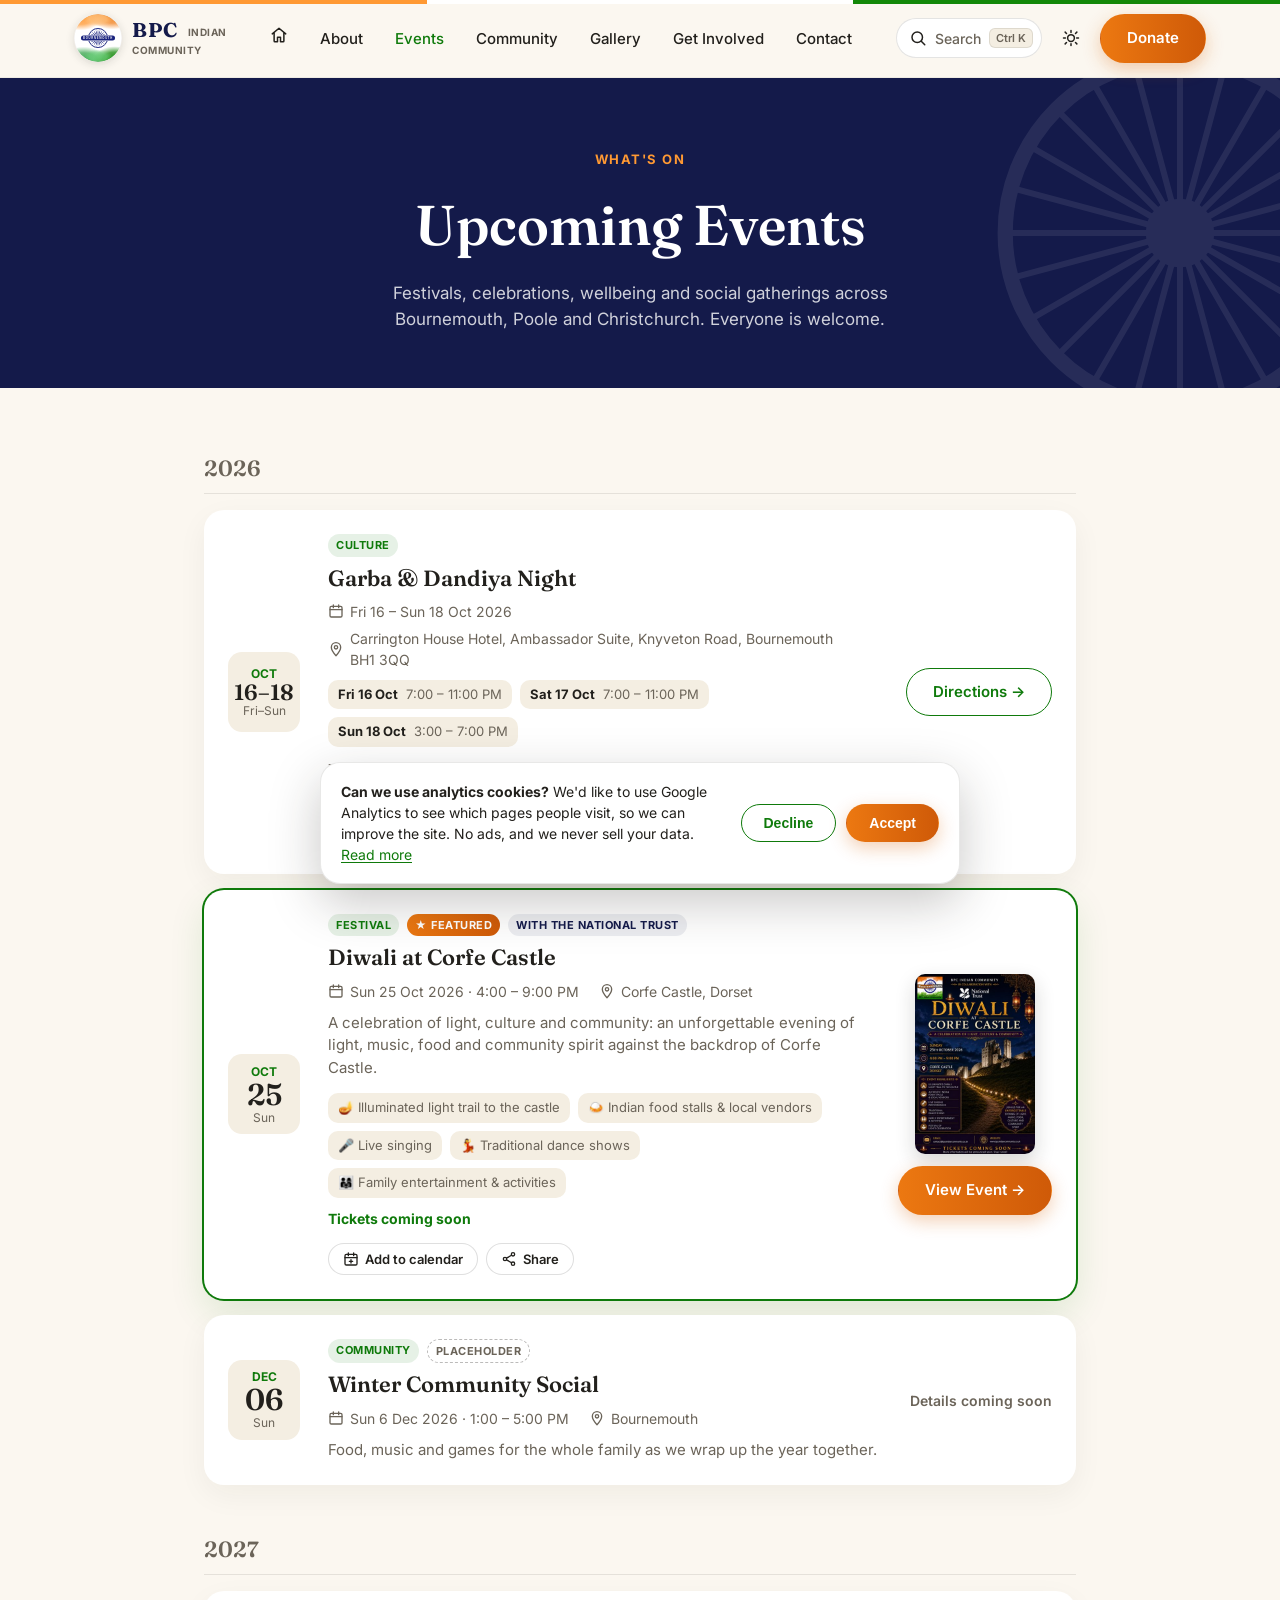
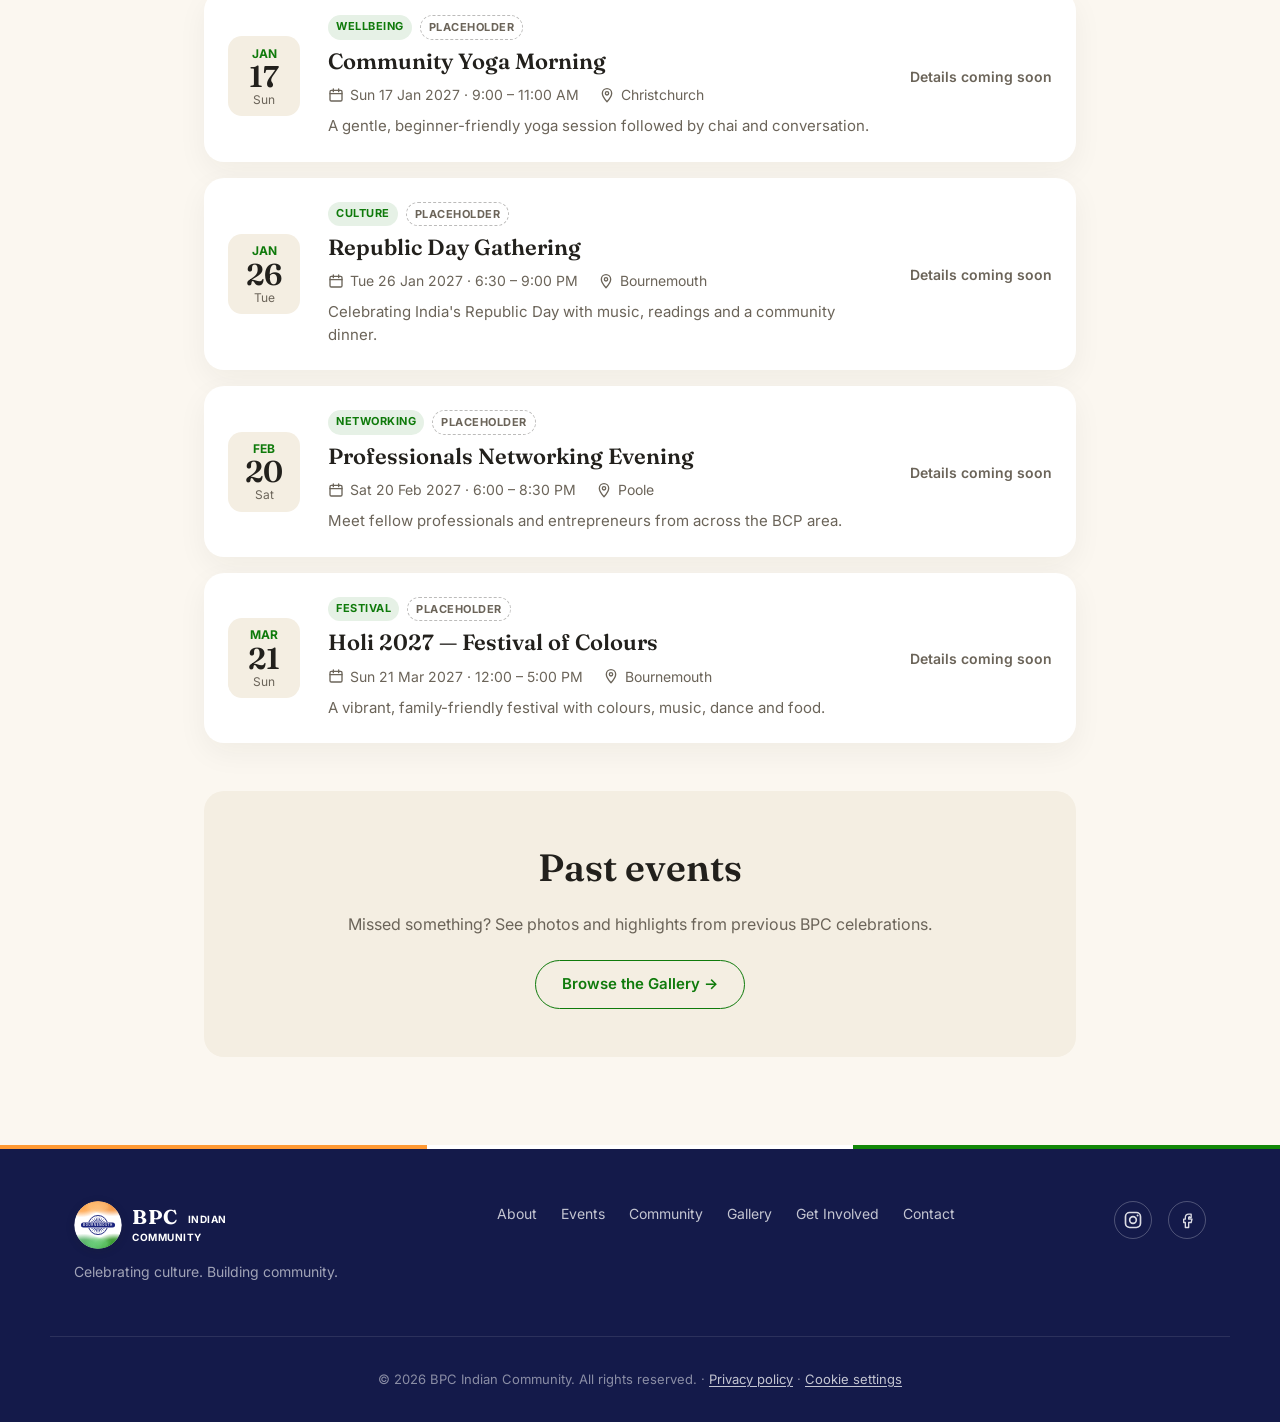
<file: events.html>
<!doctype html>
<html lang="en-GB">
<head>
<meta charset="UTF-8">
<meta name="viewport" content="width=device-width, initial-scale=1">
<title>Events — BPC Indian Community</title>

<!-- Google Analytics (GA4) is loaded by assets/site.js only after the visitor accepts cookies. -->

<link rel="preconnect" href="https://fonts.googleapis.com">
<link rel="preconnect" href="https://fonts.gstatic.com" crossorigin>
<link href="https://fonts.googleapis.com/css2?family=Fraunces:ital,wght@0,500;0,600;0,700;1,500&family=Inter:wght@400;500;600;700&display=swap" rel="stylesheet">
<link rel="manifest" href="manifest.webmanifest">
<meta name="theme-color" content="#141A4A">
<link rel="icon" type="image/svg+xml" href="assets/bpc-logo.svg">
<link rel="icon" type="image/png" sizes="32x32" href="assets/icons/favicon-32.png">
<link rel="apple-touch-icon" href="assets/icons/apple-touch-icon.png">
<meta name="apple-mobile-web-app-capable" content="yes">
<meta name="apple-mobile-web-app-title" content="BPC">
<meta name="apple-mobile-web-app-status-bar-style" content="default">
<link rel="stylesheet" href="style.css">
<script>
  (function () {
    const stored = localStorage.getItem('bpc-theme');
    const theme = stored || (window.matchMedia('(prefers-color-scheme: dark)').matches ? 'dark' : 'light');
    document.documentElement.setAttribute('data-theme', theme);
  })();
</script>
</head>
<body>
  <a class="skip-link" href="#main">Skip to content</a>

  <!-- ===================== HEADER ===================== -->
  <header class="site-header">
    <div class="container header-inner">
      <a href="index.html" class="logo">
        <span class="logo-mark"><img class="logo-emblem" src="assets/bpc-logo.svg" width="48" height="48" alt=""></span>
        <span class="logo-text">
          <strong>BPC</strong> <span class="logo-sub1">INDIAN<br>COMMUNITY</span>
        </span>
        <span class="logo-tagline">Bournemouth • Poole • Christchurch</span>
      </a>

      <nav class="main-nav" aria-label="Primary" id="main-nav">
        <ul>
          <li><a href="index.html" title="Home" class="nav-home"><svg width="18" height="18" viewBox="0 0 24 24" fill="none" aria-hidden="true"><path d="M3 10.5 12 3l9 7.5M5.5 8.5V20a1 1 0 0 0 1 1H10v-6h4v6h3.5a1 1 0 0 0 1-1V8.5" stroke="currentColor" stroke-width="2" stroke-linecap="round" stroke-linejoin="round"/></svg><span class="nav-home-label">Home</span></a></li>
          <li><a href="about.html">About</a></li>
          <li><a href="events.html" class="is-current" aria-current="page">Events</a></li>
          <li><a href="index.html#community">Community</a></li>
          <li><a href="gallery.html">Gallery</a></li>
          <li><a href="donate.html">Get Involved</a></li>
          <li><a href="contact.html">Contact</a></li>
        </ul>
      </nav>

      <div class="header-actions">
        <button class="search-btn" type="button" aria-label="Search the site" aria-keyshortcuts="Control+K Meta+K /">
          <svg width="18" height="18" viewBox="0 0 24 24" fill="none" aria-hidden="true"><circle cx="11" cy="11" r="7" stroke="currentColor" stroke-width="2"/><path d="m21 21-4.3-4.3" stroke="currentColor" stroke-width="2" stroke-linecap="round"/></svg>
          <span class="search-label">Search</span>
          <kbd class="search-kbd" aria-hidden="true">⌘K</kbd>
        </button>
        <button class="icon-btn theme-toggle" id="theme-toggle" aria-label="Toggle dark mode">
          <svg class="icon-sun" width="18" height="18" viewBox="0 0 24 24" fill="none"><circle cx="12" cy="12" r="4.5" stroke="currentColor" stroke-width="2"/><path d="M12 2v2.5M12 19.5V22M4.2 4.2l1.8 1.8M18 18l1.8 1.8M2 12h2.5M19.5 12H22M4.2 19.8 6 18M18 6l1.8-1.8" stroke="currentColor" stroke-width="2" stroke-linecap="round"/></svg>
          <svg class="icon-moon" width="18" height="18" viewBox="0 0 24 24" fill="none"><path d="M20 14.5A8.5 8.5 0 0 1 9.5 4a8.5 8.5 0 1 0 10.5 10.5Z" stroke="currentColor" stroke-width="2" stroke-linejoin="round"/></svg>
        </button>
        <a href="donate.html#donate" class="btn btn-primary">Donate</a>
        <button class="menu-toggle" aria-label="Open menu" aria-expanded="false" aria-controls="main-nav">
          <svg width="22" height="22" viewBox="0 0 24 24" fill="none"><path d="M4 7h16M4 12h16M4 17h16" stroke="currentColor" stroke-width="2" stroke-linecap="round"/></svg>
        </button>
      </div>
    </div>
  </header>

  <main id="main">
    <!-- ===================== PAGE HERO ===================== -->
    <section class="page-hero">
      <div class="container">
        <p class="eyebrow eyebrow-light">What's On</p>
        <h1 class="page-hero-title">Upcoming Events</h1>
        <p class="page-hero-subtitle">
          Festivals, celebrations, wellbeing and social gatherings across
          Bournemouth, Poole and Christchurch. Everyone is welcome.
        </p>
      </div>
    </section>

    <!-- ===================== EVENT LIST =====================
         PLACEHOLDER events (marked "Placeholder") — replace with real BPC
         listings. Only Garba &amp; Dandiya Night and Diwali 2026 are real, confirmed events.
         On the WordPress site this list should come from the
         upcoming-events-lists plugin rather than hand-written HTML. -->
    <section class="events-section">
      <div class="container events-container">
        <h2 class="events-year">2026</h2>
        <ol class="event-list">
          <li>
            <article id="garba-dandiya" class="event-row">
              <div class="event-row-date" aria-hidden="true">
                <span class="er-mon">Oct</span>
                <span class="er-day er-day-range">16–18</span>
                <span class="er-wd">Fri–Sun</span>
              </div>
              <div class="event-row-body">
                <p class="event-row-tags"><span class="event-cat">Culture</span></p>
                <h3 class="event-row-title">Garba &amp; Dandiya Night</h3>
                <ul class="fe-meta event-row-meta">
                  <li><svg width="16" height="16" viewBox="0 0 24 24" fill="none" aria-hidden="true"><rect x="3" y="5" width="18" height="16" rx="2" stroke="currentColor" stroke-width="2"/><path d="M3 10h18M8 3v4M16 3v4" stroke="currentColor" stroke-width="2" stroke-linecap="round"/></svg> Fri 16 – Sun 18 Oct 2026</li>
                  <li><svg width="16" height="16" viewBox="0 0 24 24" fill="none" aria-hidden="true"><path d="M12 22s7-7.2 7-12.5A7 7 0 0 0 5 9.5C5 14.8 12 22 12 22Z" stroke="currentColor" stroke-width="2"/><circle cx="12" cy="9.5" r="2.5" stroke="currentColor" stroke-width="2"/></svg> Carrington House Hotel, Ambassador Suite, Knyveton Road, Bournemouth BH1&nbsp;3QQ</li>
                </ul>
                <ul class="event-schedule">
                  <li><strong>Fri 16 Oct</strong> 7:00 – 11:00 PM</li>
                  <li><strong>Sat 17 Oct</strong> 7:00 – 11:00 PM</li>
                  <li><strong>Sun 18 Oct</strong> 3:00 – 7:00 PM</li>
                </ul>
                <p class="event-row-desc">Three days of traditional Gujarati folk dance to celebrate Navratri — all ages and abilities welcome. Wear your brightest colours!</p>
                <div class="event-tools">
                  <a class="chip-btn" href="assets/calendar/garba-dandiya-2026.ics" download><svg width="16" height="16" viewBox="0 0 24 24" fill="none" aria-hidden="true"><rect x="3" y="5" width="18" height="16" rx="2" stroke="currentColor" stroke-width="2"/><path d="M3 10h18M8 3v4M16 3v4M12 13v5M9.5 15.5h5" stroke="currentColor" stroke-width="2" stroke-linecap="round"/></svg> Add to calendar</a>
                  <button class="chip-btn" type="button" data-share data-share-url="events.html#garba-dandiya" data-share-title="Garba &amp; Dandiya Night · BPC Indian Community"><svg width="16" height="16" viewBox="0 0 24 24" fill="none" aria-hidden="true"><circle cx="18" cy="5" r="2.5" stroke="currentColor" stroke-width="2"/><circle cx="6" cy="12" r="2.5" stroke="currentColor" stroke-width="2"/><circle cx="18" cy="19" r="2.5" stroke="currentColor" stroke-width="2"/><path d="m8.2 10.8 7.6-4.4M8.2 13.2l7.6 4.4" stroke="currentColor" stroke-width="2"/></svg> Share</button>
                </div>
              </div>
              <div class="event-row-action">
                <a href="https://www.google.com/maps/search/?api=1&amp;query=Carrington+House+Hotel%2C+Knyveton+Road%2C+Bournemouth+BH1+3QQ" target="_blank" rel="noopener" class="btn btn-outline">Directions →</a>
              </div>
            </article>
          </li>
          <li>
            <article id="diwali-corfe-castle" class="event-row event-row-featured">
              <div class="event-row-date" aria-hidden="true">
                <span class="er-mon">Oct</span>
                <span class="er-day">25</span>
                <span class="er-wd">Sun</span>
              </div>
              <div class="event-row-body">
                <p class="event-row-tags"><span class="event-cat">Festival</span><span class="featured-tag">★ Featured</span><span class="partner-tag">with the National Trust</span></p>
                <h3 class="event-row-title">Diwali at Corfe Castle</h3>
                <ul class="fe-meta event-row-meta">
                  <li><svg width="16" height="16" viewBox="0 0 24 24" fill="none" aria-hidden="true"><rect x="3" y="5" width="18" height="16" rx="2" stroke="currentColor" stroke-width="2"/><path d="M3 10h18M8 3v4M16 3v4" stroke="currentColor" stroke-width="2" stroke-linecap="round"/></svg> Sun 25 Oct 2026 · 4:00 – 9:00 PM</li>
                  <li><svg width="16" height="16" viewBox="0 0 24 24" fill="none" aria-hidden="true"><path d="M12 22s7-7.2 7-12.5A7 7 0 0 0 5 9.5C5 14.8 12 22 12 22Z" stroke="currentColor" stroke-width="2"/><circle cx="12" cy="9.5" r="2.5" stroke="currentColor" stroke-width="2"/></svg> Corfe Castle, Dorset</li>
                </ul>
                <p class="event-row-desc">A celebration of light, culture and community: an unforgettable evening of light, music, food and community spirit against the backdrop of Corfe Castle.</p>
                <ul class="event-schedule event-highlights" aria-label="Event highlights">
                  <li>🪔 Illuminated light trail to the castle</li>
                  <li>🍛 Indian food stalls &amp; local vendors</li>
                  <li>🎤 Live singing</li>
                  <li>💃 Traditional dance shows</li>
                  <li>👨‍👩‍👧 Family entertainment &amp; activities</li>
                </ul>
                <p class="event-tickets">Tickets coming soon</p>
                <div class="event-tools">
                  <a class="chip-btn" href="assets/calendar/diwali-corfe-castle-2026.ics" download><svg width="16" height="16" viewBox="0 0 24 24" fill="none" aria-hidden="true"><rect x="3" y="5" width="18" height="16" rx="2" stroke="currentColor" stroke-width="2"/><path d="M3 10h18M8 3v4M16 3v4M12 13v5M9.5 15.5h5" stroke="currentColor" stroke-width="2" stroke-linecap="round"/></svg> Add to calendar</a>
                  <button class="chip-btn" type="button" data-share data-share-url="events.html#diwali-corfe-castle" data-share-title="Diwali at Corfe Castle · BPC Indian Community"><svg width="16" height="16" viewBox="0 0 24 24" fill="none" aria-hidden="true"><circle cx="18" cy="5" r="2.5" stroke="currentColor" stroke-width="2"/><circle cx="6" cy="12" r="2.5" stroke="currentColor" stroke-width="2"/><circle cx="18" cy="19" r="2.5" stroke="currentColor" stroke-width="2"/><path d="m8.2 10.8 7.6-4.4M8.2 13.2l7.6 4.4" stroke="currentColor" stroke-width="2"/></svg> Share</button>
                </div>
              </div>
              <div class="event-row-action event-row-action-stack">
                <a class="event-poster" href="assets/diwali-corfe-poster.jpg" data-lightbox aria-label="View the full Diwali at Corfe Castle poster">
                  <img src="assets/thumbs/diwali-corfe-poster.jpg" width="120" height="180" alt="Diwali at Corfe Castle event poster" loading="lazy">
                </a>
                <a href="https://www.nationaltrust.org.uk/visit/dorset/corfe-castle/events/76128437-4f75-4108-96ad-10a2fd708918" target="_blank" rel="noopener" class="btn btn-primary">View Event →</a>
              </div>
            </article>
          </li>
          <li>
            <article id="winter-community-social" class="event-row">
              <div class="event-row-date" aria-hidden="true">
                <span class="er-mon">Dec</span>
                <span class="er-day">06</span>
                <span class="er-wd">Sun</span>
              </div>
              <div class="event-row-body">
                <p class="event-row-tags"><span class="event-cat">Community</span><span class="placeholder-tag">Placeholder</span></p>
                <h3 class="event-row-title">Winter Community Social</h3>
                <ul class="fe-meta event-row-meta">
                  <li><svg width="16" height="16" viewBox="0 0 24 24" fill="none" aria-hidden="true"><rect x="3" y="5" width="18" height="16" rx="2" stroke="currentColor" stroke-width="2"/><path d="M3 10h18M8 3v4M16 3v4" stroke="currentColor" stroke-width="2" stroke-linecap="round"/></svg> Sun 6 Dec 2026 · 1:00 – 5:00 PM</li>
                  <li><svg width="16" height="16" viewBox="0 0 24 24" fill="none" aria-hidden="true"><path d="M12 22s7-7.2 7-12.5A7 7 0 0 0 5 9.5C5 14.8 12 22 12 22Z" stroke="currentColor" stroke-width="2"/><circle cx="12" cy="9.5" r="2.5" stroke="currentColor" stroke-width="2"/></svg> Bournemouth</li>
                </ul>
                <p class="event-row-desc">Food, music and games for the whole family as we wrap up the year together.</p>
              </div>
              <div class="event-row-action">
                <span class="event-soon">Details coming soon</span>
              </div>
            </article>
          </li>
        </ol>
        <h2 class="events-year">2027</h2>
        <ol class="event-list">
          <li>
            <article id="community-yoga-morning" class="event-row">
              <div class="event-row-date" aria-hidden="true">
                <span class="er-mon">Jan</span>
                <span class="er-day">17</span>
                <span class="er-wd">Sun</span>
              </div>
              <div class="event-row-body">
                <p class="event-row-tags"><span class="event-cat">Wellbeing</span><span class="placeholder-tag">Placeholder</span></p>
                <h3 class="event-row-title">Community Yoga Morning</h3>
                <ul class="fe-meta event-row-meta">
                  <li><svg width="16" height="16" viewBox="0 0 24 24" fill="none" aria-hidden="true"><rect x="3" y="5" width="18" height="16" rx="2" stroke="currentColor" stroke-width="2"/><path d="M3 10h18M8 3v4M16 3v4" stroke="currentColor" stroke-width="2" stroke-linecap="round"/></svg> Sun 17 Jan 2027 · 9:00 – 11:00 AM</li>
                  <li><svg width="16" height="16" viewBox="0 0 24 24" fill="none" aria-hidden="true"><path d="M12 22s7-7.2 7-12.5A7 7 0 0 0 5 9.5C5 14.8 12 22 12 22Z" stroke="currentColor" stroke-width="2"/><circle cx="12" cy="9.5" r="2.5" stroke="currentColor" stroke-width="2"/></svg> Christchurch</li>
                </ul>
                <p class="event-row-desc">A gentle, beginner-friendly yoga session followed by chai and conversation.</p>
              </div>
              <div class="event-row-action">
                <span class="event-soon">Details coming soon</span>
              </div>
            </article>
          </li>
          <li>
            <article id="republic-day-gathering" class="event-row">
              <div class="event-row-date" aria-hidden="true">
                <span class="er-mon">Jan</span>
                <span class="er-day">26</span>
                <span class="er-wd">Tue</span>
              </div>
              <div class="event-row-body">
                <p class="event-row-tags"><span class="event-cat">Culture</span><span class="placeholder-tag">Placeholder</span></p>
                <h3 class="event-row-title">Republic Day Gathering</h3>
                <ul class="fe-meta event-row-meta">
                  <li><svg width="16" height="16" viewBox="0 0 24 24" fill="none" aria-hidden="true"><rect x="3" y="5" width="18" height="16" rx="2" stroke="currentColor" stroke-width="2"/><path d="M3 10h18M8 3v4M16 3v4" stroke="currentColor" stroke-width="2" stroke-linecap="round"/></svg> Tue 26 Jan 2027 · 6:30 – 9:00 PM</li>
                  <li><svg width="16" height="16" viewBox="0 0 24 24" fill="none" aria-hidden="true"><path d="M12 22s7-7.2 7-12.5A7 7 0 0 0 5 9.5C5 14.8 12 22 12 22Z" stroke="currentColor" stroke-width="2"/><circle cx="12" cy="9.5" r="2.5" stroke="currentColor" stroke-width="2"/></svg> Bournemouth</li>
                </ul>
                <p class="event-row-desc">Celebrating India's Republic Day with music, readings and a community dinner.</p>
              </div>
              <div class="event-row-action">
                <span class="event-soon">Details coming soon</span>
              </div>
            </article>
          </li>
          <li>
            <article id="professionals-networking-evening" class="event-row">
              <div class="event-row-date" aria-hidden="true">
                <span class="er-mon">Feb</span>
                <span class="er-day">20</span>
                <span class="er-wd">Sat</span>
              </div>
              <div class="event-row-body">
                <p class="event-row-tags"><span class="event-cat">Networking</span><span class="placeholder-tag">Placeholder</span></p>
                <h3 class="event-row-title">Professionals Networking Evening</h3>
                <ul class="fe-meta event-row-meta">
                  <li><svg width="16" height="16" viewBox="0 0 24 24" fill="none" aria-hidden="true"><rect x="3" y="5" width="18" height="16" rx="2" stroke="currentColor" stroke-width="2"/><path d="M3 10h18M8 3v4M16 3v4" stroke="currentColor" stroke-width="2" stroke-linecap="round"/></svg> Sat 20 Feb 2027 · 6:00 – 8:30 PM</li>
                  <li><svg width="16" height="16" viewBox="0 0 24 24" fill="none" aria-hidden="true"><path d="M12 22s7-7.2 7-12.5A7 7 0 0 0 5 9.5C5 14.8 12 22 12 22Z" stroke="currentColor" stroke-width="2"/><circle cx="12" cy="9.5" r="2.5" stroke="currentColor" stroke-width="2"/></svg> Poole</li>
                </ul>
                <p class="event-row-desc">Meet fellow professionals and entrepreneurs from across the BCP area.</p>
              </div>
              <div class="event-row-action">
                <span class="event-soon">Details coming soon</span>
              </div>
            </article>
          </li>
          <li>
            <article id="holi-2027-festival-of-colours" class="event-row">
              <div class="event-row-date" aria-hidden="true">
                <span class="er-mon">Mar</span>
                <span class="er-day">21</span>
                <span class="er-wd">Sun</span>
              </div>
              <div class="event-row-body">
                <p class="event-row-tags"><span class="event-cat">Festival</span><span class="placeholder-tag">Placeholder</span></p>
                <h3 class="event-row-title">Holi 2027 — Festival of Colours</h3>
                <ul class="fe-meta event-row-meta">
                  <li><svg width="16" height="16" viewBox="0 0 24 24" fill="none" aria-hidden="true"><rect x="3" y="5" width="18" height="16" rx="2" stroke="currentColor" stroke-width="2"/><path d="M3 10h18M8 3v4M16 3v4" stroke="currentColor" stroke-width="2" stroke-linecap="round"/></svg> Sun 21 Mar 2027 · 12:00 – 5:00 PM</li>
                  <li><svg width="16" height="16" viewBox="0 0 24 24" fill="none" aria-hidden="true"><path d="M12 22s7-7.2 7-12.5A7 7 0 0 0 5 9.5C5 14.8 12 22 12 22Z" stroke="currentColor" stroke-width="2"/><circle cx="12" cy="9.5" r="2.5" stroke="currentColor" stroke-width="2"/></svg> Bournemouth</li>
                </ul>
                <p class="event-row-desc">A vibrant, family-friendly festival with colours, music, dance and food.</p>
              </div>
              <div class="event-row-action">
                <span class="event-soon">Details coming soon</span>
              </div>
            </article>
          </li>
        </ol>

        <div class="past-events">
          <h2 class="section-title">Past events</h2>
          <p>Missed something? See photos and highlights from previous BPC celebrations.</p>
          <a href="gallery.html" class="btn btn-outline">Browse the Gallery →</a>
        </div>
      </div>
    </section>
  </main>

  <!-- ===================== FOOTER ===================== -->
  <footer class="site-footer">
    <div class="container footer-inner">
      <div class="footer-brand">
        <a href="index.html" class="logo logo-footer">
          <span class="logo-mark"><img class="logo-emblem" src="assets/bpc-logo.svg" width="48" height="48" alt=""></span>
          <span class="logo-text">
            <strong>BPC</strong> <span class="logo-sub1">INDIAN<br>COMMUNITY</span>
          </span>
        </a>
        <p class="footer-tagline">Celebrating culture. Building community.</p>
        <button class="install-btn" type="button" data-install hidden>
          <svg width="16" height="16" viewBox="0 0 24 24" fill="none" aria-hidden="true"><path d="M12 3v12m0 0-4-4m4 4 4-4M5 21h14" stroke="currentColor" stroke-width="2" stroke-linecap="round" stroke-linejoin="round"/></svg>
          Install the BPC app
        </button>
      </div>

      <nav class="footer-nav" aria-label="Footer">
        <ul>
          <li><a href="about.html">About</a></li>
          <li><a href="events.html">Events</a></li>
          <li><a href="index.html#community">Community</a></li>
          <li><a href="gallery.html">Gallery</a></li>
          <li><a href="donate.html">Get Involved</a></li>
          <li><a href="contact.html">Contact</a></li>
        </ul>
      </nav>

      <div class="footer-social">
        <a href="https://www.instagram.com/bpcmlbindian/" target="_blank" rel="noopener" aria-label="BPC on Instagram">
          <svg width="20" height="20" viewBox="0 0 24 24" fill="none"><rect x="3" y="3" width="18" height="18" rx="5" stroke="currentColor" stroke-width="2"/><circle cx="12" cy="12" r="4" stroke="currentColor" stroke-width="2"/><circle cx="17.5" cy="6.5" r="1.2" fill="currentColor"/></svg>
        </a>
        <a href="https://www.facebook.com/share/g/15fT9cQumg/" target="_blank" rel="noopener" aria-label="BPC Facebook group">
          <svg width="20" height="20" viewBox="0 0 24 24" fill="none"><path d="M14 9h3V5h-3c-2.2 0-4 1.8-4 4v2H8v4h2v6h4v-6h3l1-4h-4V9c0-.6.4-1 1-1Z" stroke="currentColor" stroke-width="1.6" stroke-linejoin="round"/></svg>
        </a>
      </div>
    </div>
    <div class="container footer-bottom">
      <p>© 2026 BPC Indian Community. All rights reserved. · <a href="privacy.html">Privacy policy</a> · <button type="button" class="link-button" data-cookie-settings>Cookie settings</button></p>
    </div>
  </footer>

  <script>
    const menuToggle = document.querySelector('.menu-toggle');
    const mainNav = document.getElementById('main-nav');
    menuToggle.addEventListener('click', () => {
      const isOpen = mainNav.classList.toggle('is-open');
      menuToggle.setAttribute('aria-expanded', String(isOpen));
      menuToggle.classList.toggle('is-active', isOpen);
    });
    mainNav.querySelectorAll('a').forEach(link => {
      link.addEventListener('click', () => {
        mainNav.classList.remove('is-open');
        menuToggle.setAttribute('aria-expanded', 'false');
        menuToggle.classList.remove('is-active');
      });
    });

    // Light/dark theme toggle — persisted in localStorage, applied to <html data-theme="...">
    const themeToggle = document.getElementById('theme-toggle');
    themeToggle.addEventListener('click', () => {
      const current = document.documentElement.getAttribute('data-theme') === 'dark' ? 'dark' : 'light';
      const next = current === 'dark' ? 'light' : 'dark';
      document.documentElement.setAttribute('data-theme', next);
      localStorage.setItem('bpc-theme', next);
    });
  </script>
  <script>
    if ('serviceWorker' in navigator) {
      window.addEventListener('load', () => navigator.serviceWorker.register('sw.js'));
    }
  </script>
  <script src="assets/site.js" defer></script>
</body>
</html>
</file>
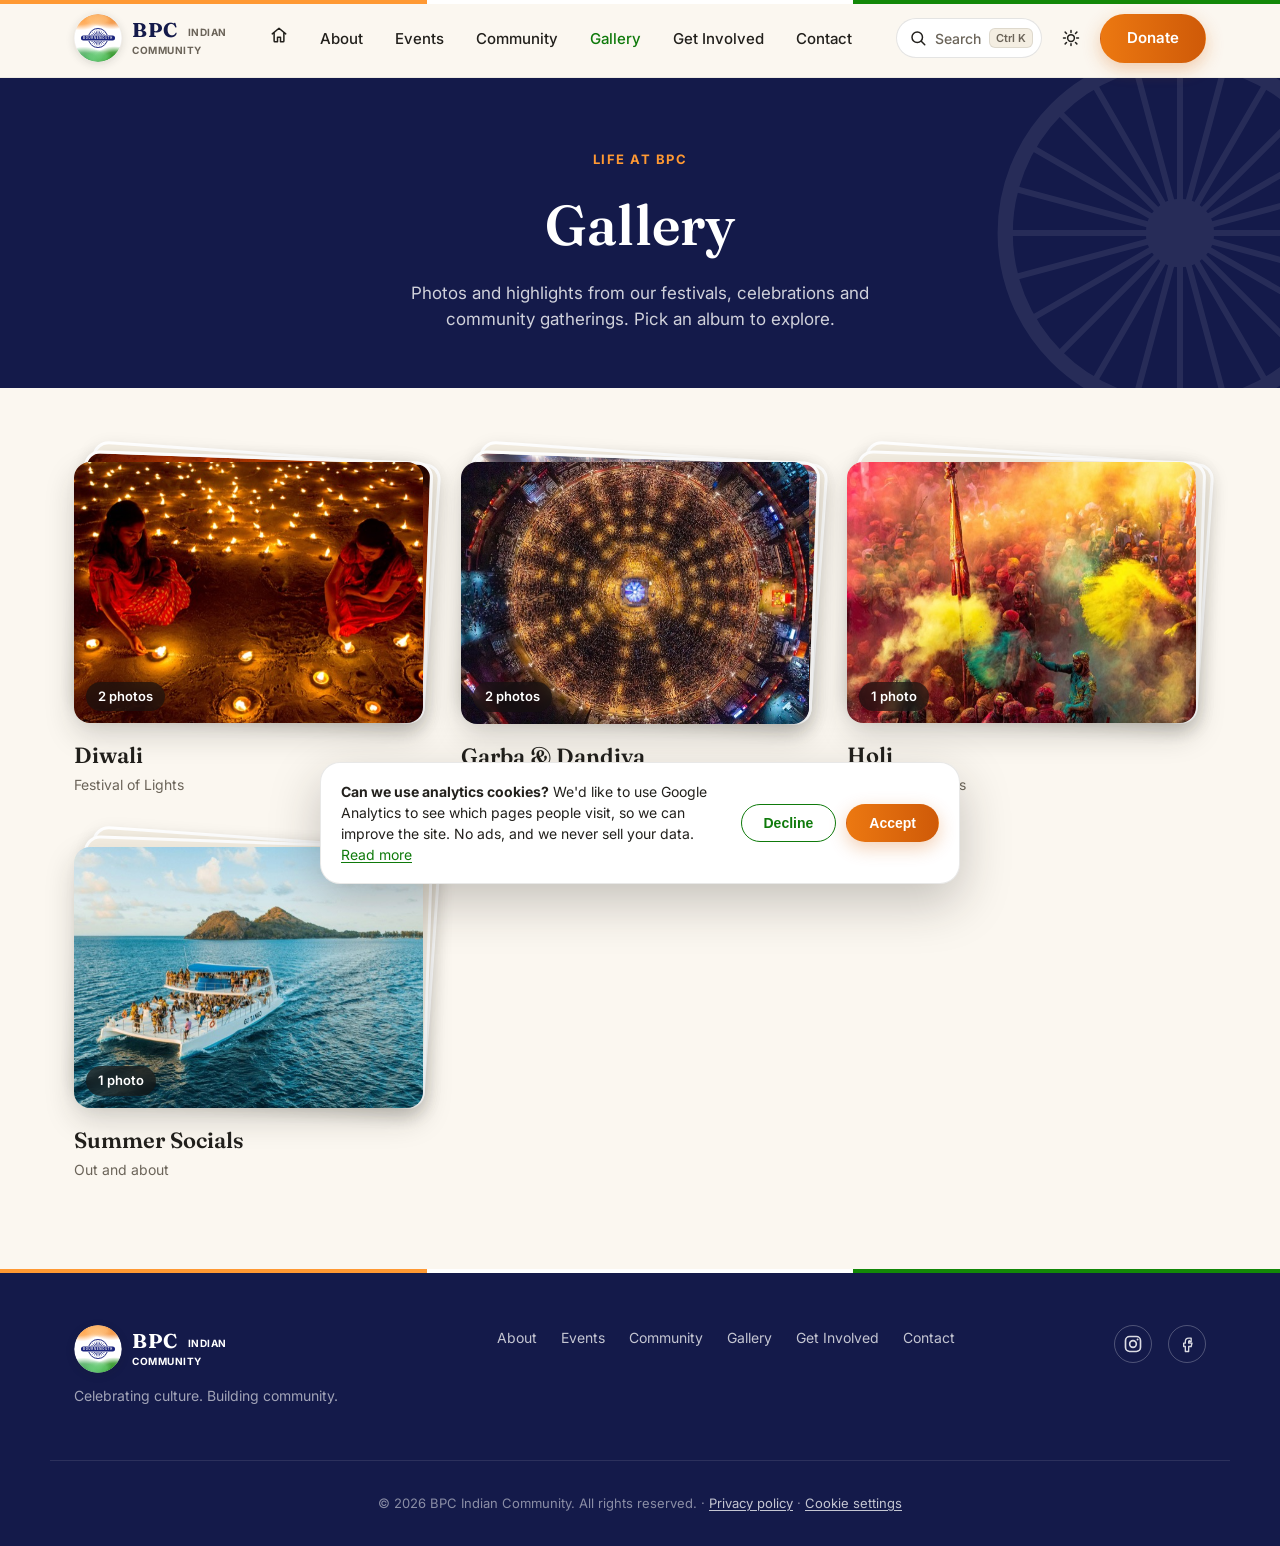
<file: gallery.html>
<!doctype html>
<html lang="en-GB">
<head>
<meta charset="UTF-8">
<meta name="viewport" content="width=device-width, initial-scale=1">
<title>Gallery — BPC Indian Community</title>

<!-- Google Analytics (GA4) is loaded by assets/site.js only after the visitor accepts cookies. -->

<link rel="preconnect" href="https://fonts.googleapis.com">
<link rel="preconnect" href="https://fonts.gstatic.com" crossorigin>
<link href="https://fonts.googleapis.com/css2?family=Fraunces:ital,wght@0,500;0,600;0,700;1,500&family=Inter:wght@400;500;600;700&display=swap" rel="stylesheet">
<link rel="manifest" href="manifest.webmanifest">
<meta name="theme-color" content="#141A4A">
<link rel="icon" type="image/svg+xml" href="assets/bpc-logo.svg">
<link rel="icon" type="image/png" sizes="32x32" href="assets/icons/favicon-32.png">
<link rel="apple-touch-icon" href="assets/icons/apple-touch-icon.png">
<meta name="apple-mobile-web-app-capable" content="yes">
<meta name="apple-mobile-web-app-title" content="BPC">
<meta name="apple-mobile-web-app-status-bar-style" content="default">
<link rel="stylesheet" href="style.css">
<script>
  (function () {
    const stored = localStorage.getItem('bpc-theme');
    const theme = stored || (window.matchMedia('(prefers-color-scheme: dark)').matches ? 'dark' : 'light');
    document.documentElement.setAttribute('data-theme', theme);
  })();
</script>
</head>
<body>
  <a class="skip-link" href="#main">Skip to content</a>

  <!-- ===================== HEADER ===================== -->
  <header class="site-header">
    <div class="container header-inner">
      <a href="index.html" class="logo">
        <span class="logo-mark"><img class="logo-emblem" src="assets/bpc-logo.svg" width="48" height="48" alt=""></span>
        <span class="logo-text">
          <strong>BPC</strong> <span class="logo-sub1">INDIAN<br>COMMUNITY</span>
        </span>
        <span class="logo-tagline">Bournemouth • Poole • Christchurch</span>
      </a>

      <nav class="main-nav" aria-label="Primary" id="main-nav">
        <ul>
          <li><a href="index.html" title="Home" class="nav-home"><svg width="18" height="18" viewBox="0 0 24 24" fill="none" aria-hidden="true"><path d="M3 10.5 12 3l9 7.5M5.5 8.5V20a1 1 0 0 0 1 1H10v-6h4v6h3.5a1 1 0 0 0 1-1V8.5" stroke="currentColor" stroke-width="2" stroke-linecap="round" stroke-linejoin="round"/></svg><span class="nav-home-label">Home</span></a></li>
          <li><a href="about.html">About</a></li>
          <li><a href="events.html">Events</a></li>
          <li><a href="index.html#community">Community</a></li>
          <li><a href="gallery.html" class="is-current" aria-current="page">Gallery</a></li>
          <li><a href="donate.html">Get Involved</a></li>
          <li><a href="contact.html">Contact</a></li>
        </ul>
      </nav>

      <div class="header-actions">
        <button class="search-btn" type="button" aria-label="Search the site" aria-keyshortcuts="Control+K Meta+K /">
          <svg width="18" height="18" viewBox="0 0 24 24" fill="none" aria-hidden="true"><circle cx="11" cy="11" r="7" stroke="currentColor" stroke-width="2"/><path d="m21 21-4.3-4.3" stroke="currentColor" stroke-width="2" stroke-linecap="round"/></svg>
          <span class="search-label">Search</span>
          <kbd class="search-kbd" aria-hidden="true">⌘K</kbd>
        </button>
        <button class="icon-btn theme-toggle" id="theme-toggle" aria-label="Toggle dark mode">
          <svg class="icon-sun" width="18" height="18" viewBox="0 0 24 24" fill="none"><circle cx="12" cy="12" r="4.5" stroke="currentColor" stroke-width="2"/><path d="M12 2v2.5M12 19.5V22M4.2 4.2l1.8 1.8M18 18l1.8 1.8M2 12h2.5M19.5 12H22M4.2 19.8 6 18M18 6l1.8-1.8" stroke="currentColor" stroke-width="2" stroke-linecap="round"/></svg>
          <svg class="icon-moon" width="18" height="18" viewBox="0 0 24 24" fill="none"><path d="M20 14.5A8.5 8.5 0 0 1 9.5 4a8.5 8.5 0 1 0 10.5 10.5Z" stroke="currentColor" stroke-width="2" stroke-linejoin="round"/></svg>
        </button>
        <a href="donate.html#donate" class="btn btn-primary">Donate</a>
        <button class="menu-toggle" aria-label="Open menu" aria-expanded="false" aria-controls="main-nav">
          <svg width="22" height="22" viewBox="0 0 24 24" fill="none"><path d="M4 7h16M4 12h16M4 17h16" stroke="currentColor" stroke-width="2" stroke-linecap="round"/></svg>
        </button>
      </div>
    </div>
  </header>

  <main id="main">
    <!-- ===================== PAGE HERO ===================== -->
    <section class="page-hero">
      <div class="container">
        <p class="eyebrow eyebrow-light">Life at BPC</p>
        <h1 class="page-hero-title">Gallery</h1>
        <p class="page-hero-subtitle">
          Photos and highlights from our festivals, celebrations and community
          gatherings. Pick an album to explore.
        </p>
      </div>
    </section>

    <!-- ===================== ALBUMS =====================
         Albums are rendered from the ALBUMS list in the script below.
         Current photos are SAMPLE stock images (Wikimedia Commons / Unsplash)
         — replace with real BPC event photos (no identifiable faces).
         On the WordPress site this should come from a gallery plugin /
         media library folders rather than hand-written data. -->
    <section class="gallery-section">
      <div class="container">
        <div id="album-index">
          <ul class="album-grid" id="album-grid"></ul>
        </div>

        <div id="album-view" hidden>
          <a href="#" class="album-back">← All albums</a>
          <div class="album-head">
            <h2 class="section-title" id="album-title"></h2>
            <p class="album-meta" id="album-meta"></p>
            <p class="album-desc" id="album-desc"></p>
          </div>
          <ul class="photo-grid" id="photo-grid"></ul>
        </div>
      </div>
    </section>
  </main>

  <!-- ===================== LIGHTBOX ===================== -->
  <div class="lightbox" id="lightbox" hidden role="dialog" aria-modal="true" aria-label="Photo viewer">
    <button class="lb-btn lb-close" id="lb-close" aria-label="Close">×</button>
    <button class="lb-btn lb-prev" id="lb-prev" aria-label="Previous photo">‹</button>
    <figure class="lb-figure">
      <img id="lb-img" alt="">
      <figcaption id="lb-caption"></figcaption>
    </figure>
    <button class="lb-btn lb-next" id="lb-next" aria-label="Next photo">›</button>
  </div>

  <!-- ===================== FOOTER ===================== -->
  <footer class="site-footer">
    <div class="container footer-inner">
      <div class="footer-brand">
        <a href="index.html" class="logo logo-footer">
          <span class="logo-mark"><img class="logo-emblem" src="assets/bpc-logo.svg" width="48" height="48" alt=""></span>
          <span class="logo-text">
            <strong>BPC</strong> <span class="logo-sub1">INDIAN<br>COMMUNITY</span>
          </span>
        </a>
        <p class="footer-tagline">Celebrating culture. Building community.</p>
        <button class="install-btn" type="button" data-install hidden>
          <svg width="16" height="16" viewBox="0 0 24 24" fill="none" aria-hidden="true"><path d="M12 3v12m0 0-4-4m4 4 4-4M5 21h14" stroke="currentColor" stroke-width="2" stroke-linecap="round" stroke-linejoin="round"/></svg>
          Install the BPC app
        </button>
      </div>

      <nav class="footer-nav" aria-label="Footer">
        <ul>
          <li><a href="about.html">About</a></li>
          <li><a href="events.html">Events</a></li>
          <li><a href="index.html#community">Community</a></li>
          <li><a href="gallery.html">Gallery</a></li>
          <li><a href="donate.html">Get Involved</a></li>
          <li><a href="contact.html">Contact</a></li>
        </ul>
      </nav>

      <div class="footer-social">
        <a href="https://www.instagram.com/bpcmlbindian/" target="_blank" rel="noopener" aria-label="BPC on Instagram">
          <svg width="20" height="20" viewBox="0 0 24 24" fill="none"><rect x="3" y="3" width="18" height="18" rx="5" stroke="currentColor" stroke-width="2"/><circle cx="12" cy="12" r="4" stroke="currentColor" stroke-width="2"/><circle cx="17.5" cy="6.5" r="1.2" fill="currentColor"/></svg>
        </a>
        <a href="https://www.facebook.com/share/g/15fT9cQumg/" target="_blank" rel="noopener" aria-label="BPC Facebook group">
          <svg width="20" height="20" viewBox="0 0 24 24" fill="none"><path d="M14 9h3V5h-3c-2.2 0-4 1.8-4 4v2H8v4h2v6h4v-6h3l1-4h-4V9c0-.6.4-1 1-1Z" stroke="currentColor" stroke-width="1.6" stroke-linejoin="round"/></svg>
        </a>
      </div>
    </div>
    <div class="container footer-bottom">
      <p>© 2026 BPC Indian Community. All rights reserved. · <a href="privacy.html">Privacy policy</a> · <button type="button" class="link-button" data-cookie-settings>Cookie settings</button></p>
    </div>
  </footer>

  <script>
    const menuToggle = document.querySelector('.menu-toggle');
    const mainNav = document.getElementById('main-nav');
    menuToggle.addEventListener('click', () => {
      const isOpen = mainNav.classList.toggle('is-open');
      menuToggle.setAttribute('aria-expanded', String(isOpen));
      menuToggle.classList.toggle('is-active', isOpen);
    });
    mainNav.querySelectorAll('a').forEach(link => {
      link.addEventListener('click', () => {
        mainNav.classList.remove('is-open');
        menuToggle.setAttribute('aria-expanded', 'false');
        menuToggle.classList.remove('is-active');
      });
    });

    // Light/dark theme toggle — persisted in localStorage, applied to <html data-theme="...">
    const themeToggle = document.getElementById('theme-toggle');
    themeToggle.addEventListener('click', () => {
      const current = document.documentElement.getAttribute('data-theme') === 'dark' ? 'dark' : 'light';
      const next = current === 'dark' ? 'light' : 'dark';
      document.documentElement.setAttribute('data-theme', next);
      localStorage.setItem('bpc-theme', next);
    });

    // Gallery albums ("folders"). To add photos, drop the full image in assets/
    // and a ~640px copy in assets/thumbs/, then add an entry below.
    const ALBUMS = [
      {
        id: 'diwali',
        title: 'Diwali',
        date: 'Festival of Lights',
        desc: 'Diyas, lights and celebration as we mark Diwali together.',
        photos: [
          { file: 'diwali-2026-featured.jpg', alt: 'Rows of lit diya lamps', credit: 'Khokarahman / Wikimedia Commons (CC BY-SA 4.0)' },
          { file: 'event-diwali.jpg', alt: 'Diwali lamps glowing at night', credit: 'Pinakpani / Wikimedia Commons (CC BY-SA 4.0)' }
        ]
      },
      {
        id: 'garba-dandiya',
        title: 'Garba & Dandiya',
        date: 'Navratri nights',
        desc: 'Traditional Gujarati folk dance to celebrate Navratri.',
        photos: [
          { file: 'event-garba-dandiya.jpg', alt: 'Aerial view of a garba ground lit like a mandala', credit: 'Saurabh sirohiya / Wikimedia Commons (CC BY-SA 4.0)' },
          { file: 'collage-garba-festival.jpg', alt: 'Garba festival ground at night', credit: 'Saurabh sirohiya / Wikimedia Commons (CC BY-SA 4.0)' }
        ]
      },
      {
        id: 'holi',
        title: 'Holi',
        date: 'Festival of Colours',
        desc: 'Colour, music and dance at our biggest celebration of the year.',
        photos: [
          { file: 'hero-holi-colours.jpg', alt: 'Clouds of yellow, green and pink colour powder over a crowd', credit: 'Sachinghai09, edited by Radomianin / Wikimedia Commons (CC BY-SA 4.0)' }
        ]
      },
      {
        id: 'socials',
        title: 'Summer Socials',
        date: 'Out and about',
        desc: 'Boat parties, beach days and summer get-togethers.',
        photos: [
          { file: 'hero-boat-party.jpg', alt: 'Aerial view of a party catamaran at golden hour', credit: 'Omar Eagle / Unsplash' }
        ]
      }
    ];

    const albumIndex = document.getElementById('album-index');
    const albumView = document.getElementById('album-view');
    const photoGrid = document.getElementById('photo-grid');
    const countLabel = n => n + (n === 1 ? ' photo' : ' photos');

    document.getElementById('album-grid').innerHTML = ALBUMS.map(a => {
      // Two layers behind the cover; blank cards stand in when an album has fewer photos
      const layers = [2, 1].map(n => a.photos[n]
        ? `<img class="album-layer album-layer-${n}" src="assets/thumbs/${a.photos[n].file}" alt="" loading="lazy">`
        : `<span class="album-layer album-layer-${n} album-layer-blank"></span>`).join('');
      return `<li>
        <a class="album-card" href="#${a.id}">
          <span class="album-stack">
            ${layers}
            <img class="album-cover" src="assets/thumbs/${a.photos[0].file}" alt="" loading="lazy">
            <span class="album-count">${countLabel(a.photos.length)}</span>
          </span>
          <span class="album-info">
            <span class="album-name">${a.title}</span>
            <span class="album-sub">${a.date}</span>
          </span>
        </a>
      </li>`;
    }).join('');

    let current = null;

    function render(scroll) {
      const id = decodeURIComponent(location.hash.slice(1));
      current = ALBUMS.find(a => a.id === id) || null;
      albumIndex.hidden = !!current;
      albumView.hidden = !current;
      if (!current) return;
      document.getElementById('album-title').textContent = current.title;
      document.getElementById('album-meta').textContent = current.date + ' · ' + countLabel(current.photos.length);
      document.getElementById('album-desc').textContent = current.desc;
      photoGrid.innerHTML = current.photos.map((p, i) => `<li>
        <button class="photo-tile" data-index="${i}" aria-label="View photo: ${p.alt}">
          <img src="assets/thumbs/${p.file}" alt="${p.alt}" loading="lazy">
        </button>
      </li>`).join('');
      if (scroll) albumView.scrollIntoView({ block: 'start' });
    }
    window.addEventListener('hashchange', () => render(true));
    document.querySelector('.album-back').addEventListener('click', e => {
      e.preventDefault();
      history.pushState('', '', location.pathname);
      render();
    });
    render();

    // Lightbox
    const lightbox = document.getElementById('lightbox');
    const lbImg = document.getElementById('lb-img');
    const lbCaption = document.getElementById('lb-caption');
    let lbIndex = 0;

    function showPhoto(i) {
      const photos = current.photos;
      lbIndex = (i + photos.length) % photos.length;
      const p = photos[lbIndex];
      lbImg.src = 'assets/' + p.file;
      lbImg.alt = p.alt;
      lbCaption.textContent = `${lbIndex + 1} / ${photos.length} · Photo: ${p.credit}`;
      const multi = photos.length > 1;
      document.getElementById('lb-prev').hidden = !multi;
      document.getElementById('lb-next').hidden = !multi;
    }
    function closeLightbox() {
      lightbox.hidden = true;
      document.body.style.overflow = '';
    }
    photoGrid.addEventListener('click', e => {
      const tile = e.target.closest('.photo-tile');
      if (!tile) return;
      showPhoto(Number(tile.dataset.index));
      lightbox.hidden = false;
      document.body.style.overflow = 'hidden';
      document.getElementById('lb-close').focus();
    });
    document.getElementById('lb-close').addEventListener('click', closeLightbox);
    document.getElementById('lb-prev').addEventListener('click', () => showPhoto(lbIndex - 1));
    document.getElementById('lb-next').addEventListener('click', () => showPhoto(lbIndex + 1));
    lightbox.addEventListener('click', e => { if (e.target === lightbox) closeLightbox(); });
    document.addEventListener('keydown', e => {
      if (lightbox.hidden) return;
      if (e.key === 'Escape') closeLightbox();
      if (e.key === 'ArrowLeft' && current.photos.length > 1) showPhoto(lbIndex - 1);
      if (e.key === 'ArrowRight' && current.photos.length > 1) showPhoto(lbIndex + 1);
    });
  </script>
  <script>
    if ('serviceWorker' in navigator) {
      window.addEventListener('load', () => navigator.serviceWorker.register('sw.js'));
    }
  </script>
  <script src="assets/site.js" defer></script>
</body>
</html>
</file>
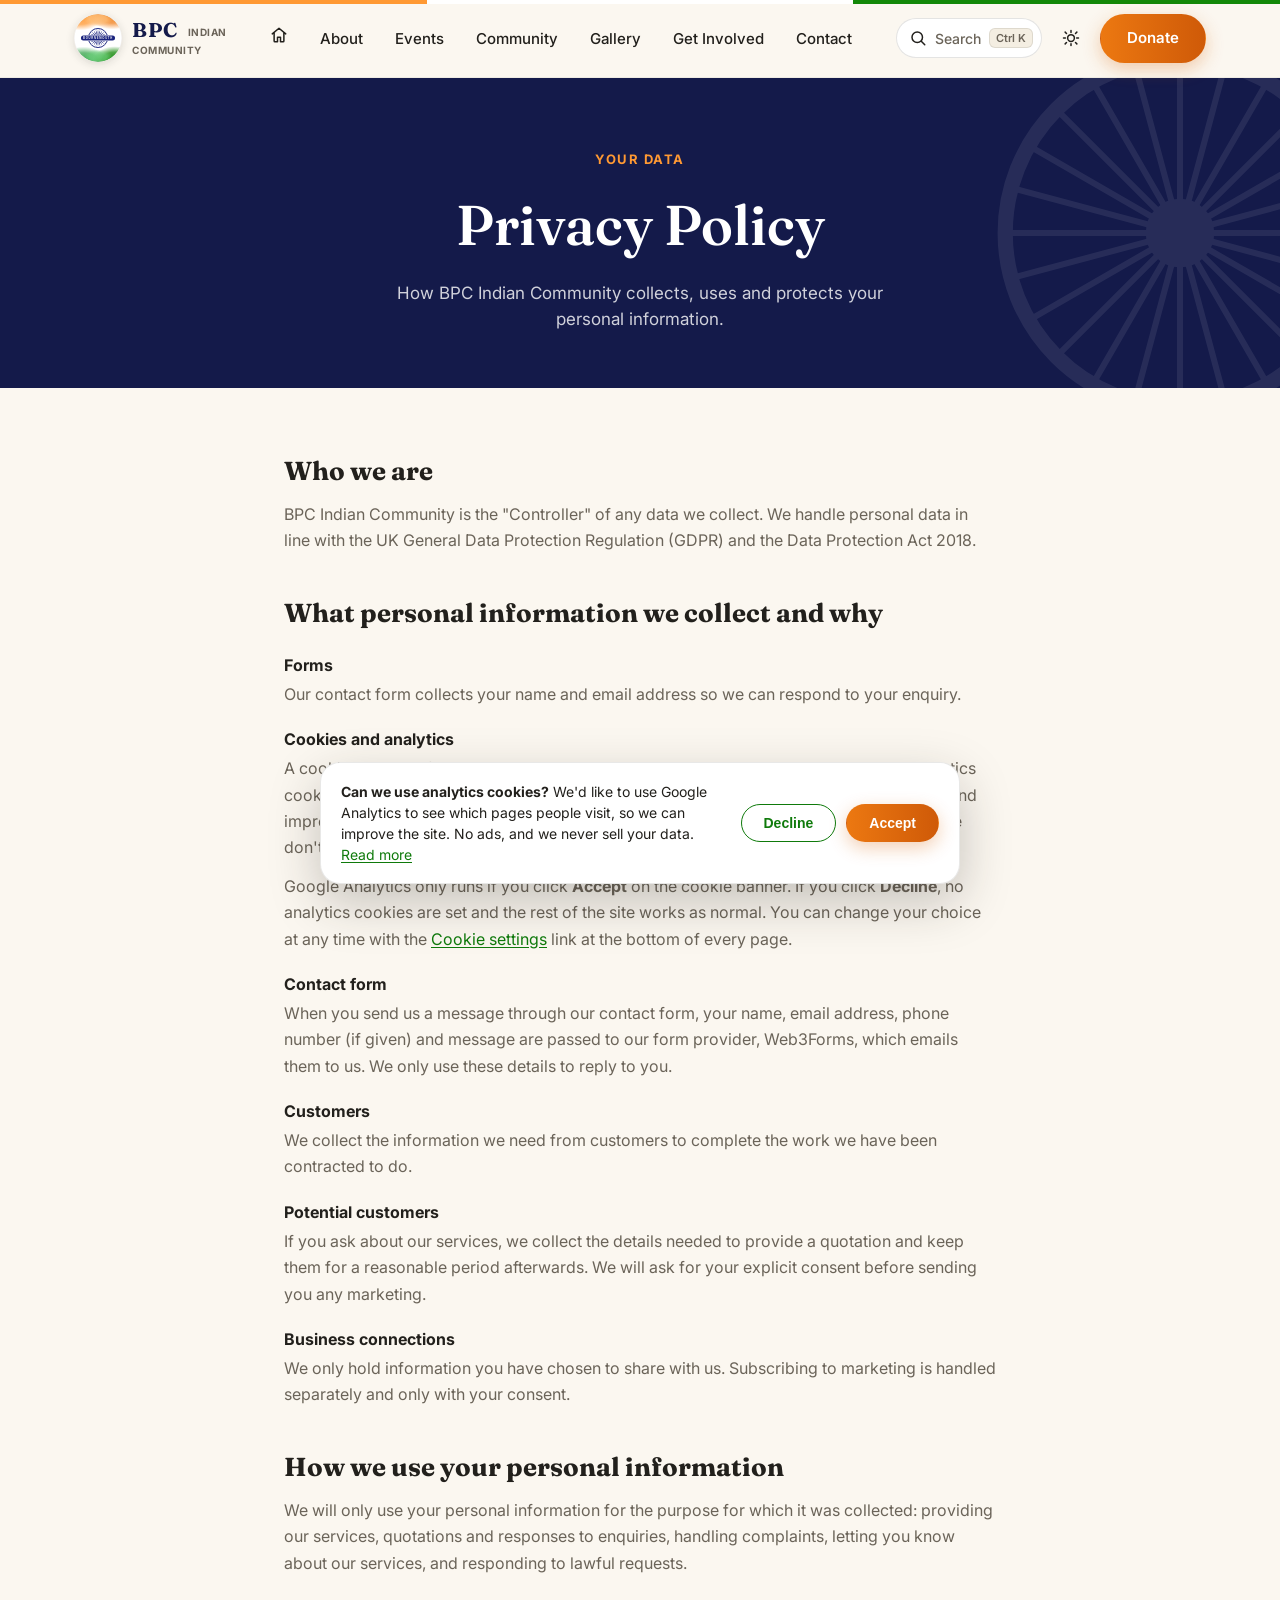
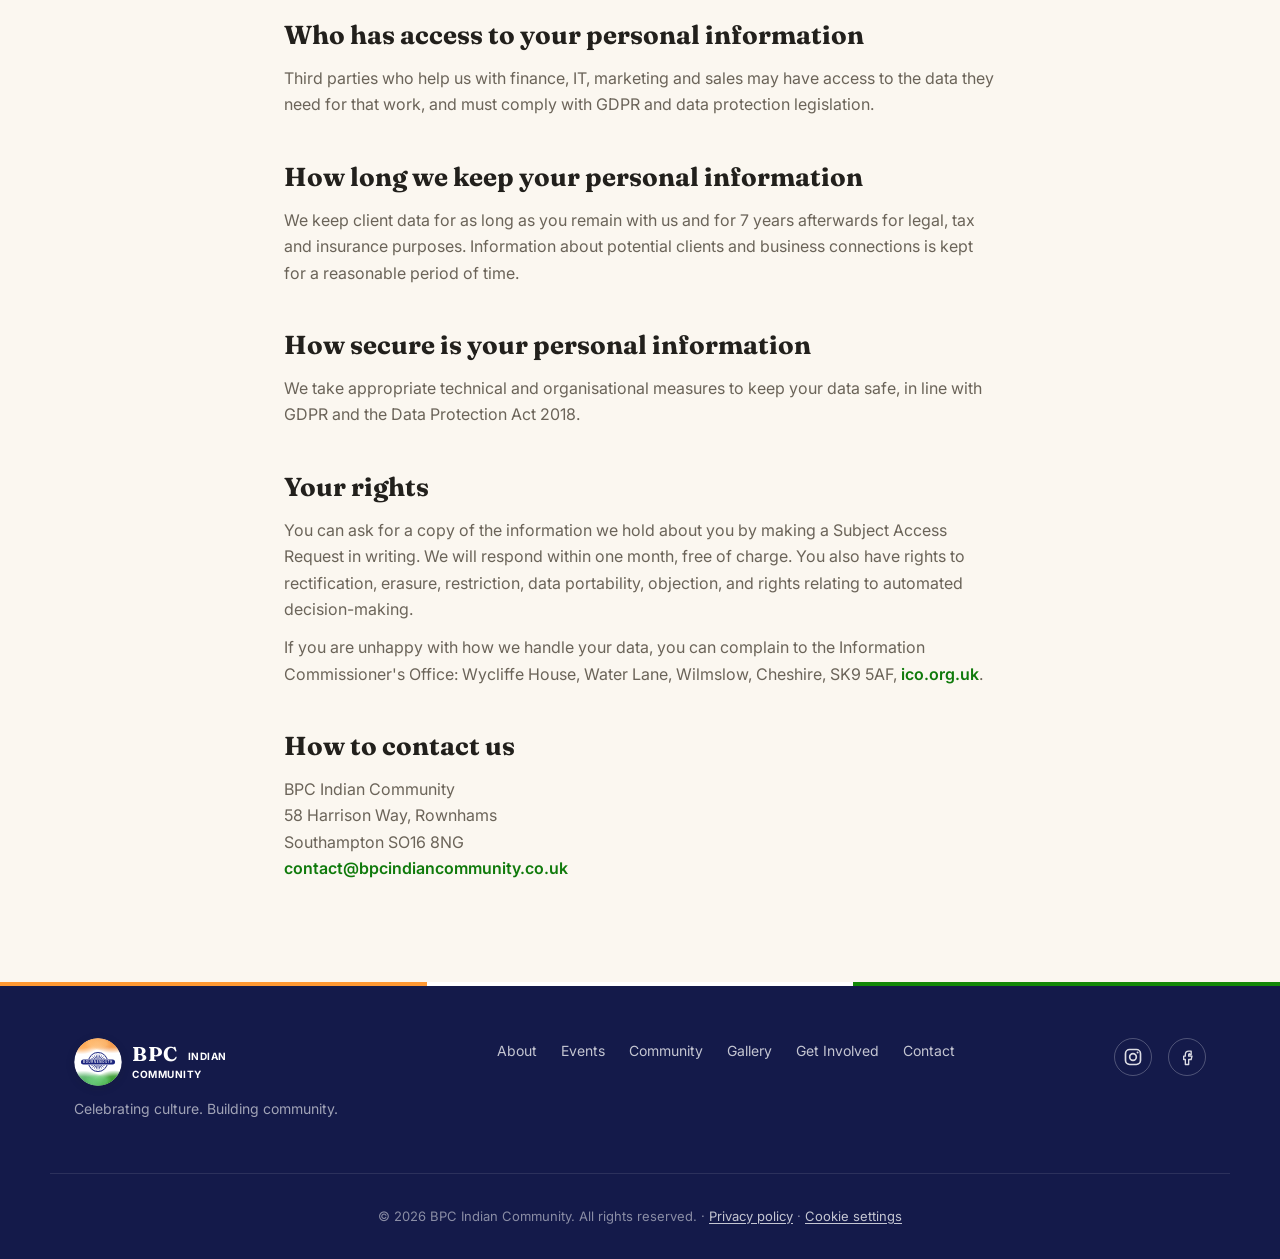
<file: privacy.html>
<!doctype html>
<html lang="en-GB">
<head>
<meta charset="UTF-8">
<meta name="viewport" content="width=device-width, initial-scale=1">
<title>Privacy Policy — BPC Indian Community</title>

<!-- Google Analytics (GA4) is loaded by assets/site.js only after the visitor accepts cookies. -->

<link rel="preconnect" href="https://fonts.googleapis.com">
<link rel="preconnect" href="https://fonts.gstatic.com" crossorigin>
<link href="https://fonts.googleapis.com/css2?family=Fraunces:ital,wght@0,500;0,600;0,700;1,500&family=Inter:wght@400;500;600;700&display=swap" rel="stylesheet">
<link rel="manifest" href="manifest.webmanifest">
<meta name="theme-color" content="#141A4A">
<link rel="icon" type="image/svg+xml" href="assets/bpc-logo.svg">
<link rel="icon" type="image/png" sizes="32x32" href="assets/icons/favicon-32.png">
<link rel="apple-touch-icon" href="assets/icons/apple-touch-icon.png">
<meta name="apple-mobile-web-app-capable" content="yes">
<meta name="apple-mobile-web-app-title" content="BPC">
<meta name="apple-mobile-web-app-status-bar-style" content="default">
<link rel="stylesheet" href="style.css">
<script>
  (function () {
    const stored = localStorage.getItem('bpc-theme');
    const theme = stored || (window.matchMedia('(prefers-color-scheme: dark)').matches ? 'dark' : 'light');
    document.documentElement.setAttribute('data-theme', theme);
  })();
</script>
</head>
<body>
  <a class="skip-link" href="#main">Skip to content</a>

  <!-- ===================== HEADER ===================== -->
  <header class="site-header">
    <div class="container header-inner">
      <a href="index.html" class="logo">
        <span class="logo-mark"><img class="logo-emblem" src="assets/bpc-logo.svg" width="48" height="48" alt=""></span>
        <span class="logo-text">
          <strong>BPC</strong> <span class="logo-sub1">INDIAN<br>COMMUNITY</span>
        </span>
        <span class="logo-tagline">Bournemouth • Poole • Christchurch</span>
      </a>

      <nav class="main-nav" aria-label="Primary" id="main-nav">
        <ul>
          <li><a href="index.html" title="Home" class="nav-home"><svg width="18" height="18" viewBox="0 0 24 24" fill="none" aria-hidden="true"><path d="M3 10.5 12 3l9 7.5M5.5 8.5V20a1 1 0 0 0 1 1H10v-6h4v6h3.5a1 1 0 0 0 1-1V8.5" stroke="currentColor" stroke-width="2" stroke-linecap="round" stroke-linejoin="round"/></svg><span class="nav-home-label">Home</span></a></li>
          <li><a href="about.html">About</a></li>
          <li><a href="events.html">Events</a></li>
          <li><a href="index.html#community">Community</a></li>
          <li><a href="gallery.html">Gallery</a></li>
          <li><a href="donate.html">Get Involved</a></li>
          <li><a href="contact.html">Contact</a></li>
        </ul>
      </nav>

      <div class="header-actions">
        <button class="search-btn" type="button" aria-label="Search the site" aria-keyshortcuts="Control+K Meta+K /">
          <svg width="18" height="18" viewBox="0 0 24 24" fill="none" aria-hidden="true"><circle cx="11" cy="11" r="7" stroke="currentColor" stroke-width="2"/><path d="m21 21-4.3-4.3" stroke="currentColor" stroke-width="2" stroke-linecap="round"/></svg>
          <span class="search-label">Search</span>
          <kbd class="search-kbd" aria-hidden="true">⌘K</kbd>
        </button>
        <button class="icon-btn theme-toggle" id="theme-toggle" aria-label="Toggle dark mode">
          <svg class="icon-sun" width="18" height="18" viewBox="0 0 24 24" fill="none"><circle cx="12" cy="12" r="4.5" stroke="currentColor" stroke-width="2"/><path d="M12 2v2.5M12 19.5V22M4.2 4.2l1.8 1.8M18 18l1.8 1.8M2 12h2.5M19.5 12H22M4.2 19.8 6 18M18 6l1.8-1.8" stroke="currentColor" stroke-width="2" stroke-linecap="round"/></svg>
          <svg class="icon-moon" width="18" height="18" viewBox="0 0 24 24" fill="none"><path d="M20 14.5A8.5 8.5 0 0 1 9.5 4a8.5 8.5 0 1 0 10.5 10.5Z" stroke="currentColor" stroke-width="2" stroke-linejoin="round"/></svg>
        </button>
        <a href="donate.html#donate" class="btn btn-primary">Donate</a>
        <button class="menu-toggle" aria-label="Open menu" aria-expanded="false" aria-controls="main-nav">
          <svg width="22" height="22" viewBox="0 0 24 24" fill="none"><path d="M4 7h16M4 12h16M4 17h16" stroke="currentColor" stroke-width="2" stroke-linecap="round"/></svg>
        </button>
      </div>
    </div>
  </header>

  <main id="main">
    <section class="page-hero">
      <div class="container">
        <p class="eyebrow eyebrow-light">Your data</p>
        <h1 class="page-hero-title">Privacy Policy</h1>
        <p class="page-hero-subtitle">How BPC Indian Community collects, uses and protects your personal information.</p>
      </div>
    </section>

    <!-- Policy text from the live site's privacy policy, plus a note on Google Analytics used by this site. -->
    <section class="policy-section">
      <div class="container policy">
        <h2>Who we are</h2>
        <p>BPC Indian Community is the "Controller" of any data we collect. We handle personal data in line with the UK General Data Protection Regulation (GDPR) and the Data Protection Act 2018.</p>

        <h2>What personal information we collect and why</h2>
        <h3>Forms</h3>
        <p>Our contact form collects your name and email address so we can respond to your enquiry.</p>
        <h3 id="cookies">Cookies and analytics</h3>
        <p>A cookie is a small file placed on your device. With your permission, we use Google Analytics cookies to see which pages are being used. This helps us understand how the site is used and improve it. We use this information for statistical analysis only, after which it is removed. We don't use advertising cookies.</p>
        <p>Google Analytics only runs if you click <strong>Accept</strong> on the cookie banner. If you click <strong>Decline</strong>, no analytics cookies are set and the rest of the site works as normal. You can change your choice at any time with the <button type="button" class="link-button link-button-inline" data-cookie-settings>Cookie settings</button> link at the bottom of every page.</p>
        <h3>Contact form</h3>
        <p>When you send us a message through our contact form, your name, email address, phone number (if given) and message are passed to our form provider, Web3Forms, which emails them to us. We only use these details to reply to you.</p>
        <h3>Customers</h3>
        <p>We collect the information we need from customers to complete the work we have been contracted to do.</p>
        <h3>Potential customers</h3>
        <p>If you ask about our services, we collect the details needed to provide a quotation and keep them for a reasonable period afterwards. We will ask for your explicit consent before sending you any marketing.</p>
        <h3>Business connections</h3>
        <p>We only hold information you have chosen to share with us. Subscribing to marketing is handled separately and only with your consent.</p>

        <h2>How we use your personal information</h2>
        <p>We will only use your personal information for the purpose for which it was collected: providing our services, quotations and responses to enquiries, handling complaints, letting you know about our services, and responding to lawful requests.</p>

        <h2>Who has access to your personal information</h2>
        <p>Third parties who help us with finance, IT, marketing and sales may have access to the data they need for that work, and must comply with GDPR and data protection legislation.</p>

        <h2>How long we keep your personal information</h2>
        <p>We keep client data for as long as you remain with us and for 7 years afterwards for legal, tax and insurance purposes. Information about potential clients and business connections is kept for a reasonable period of time.</p>

        <h2>How secure is your personal information</h2>
        <p>We take appropriate technical and organisational measures to keep your data safe, in line with GDPR and the Data Protection Act 2018.</p>

        <h2>Your rights</h2>
        <p>You can ask for a copy of the information we hold about you by making a Subject Access Request in writing. We will respond within one month, free of charge. You also have rights to rectification, erasure, restriction, data portability, objection, and rights relating to automated decision-making.</p>
        <p>If you are unhappy with how we handle your data, you can complain to the Information Commissioner's Office: Wycliffe House, Water Lane, Wilmslow, Cheshire, SK9 5AF, <a href="https://ico.org.uk" target="_blank" rel="noopener">ico.org.uk</a>.</p>

        <h2>How to contact us</h2>
        <address>
          BPC Indian Community<br>
          58 Harrison Way, Rownhams<br>
          Southampton SO16 8NG<br>
          <a href="mailto:contact@bpcindiancommunity.co.uk">contact@bpcindiancommunity.co.uk</a>
        </address>
      </div>
    </section>
  </main>

  <!-- ===================== FOOTER ===================== -->
  <footer class="site-footer">
    <div class="container footer-inner">
      <div class="footer-brand">
        <a href="index.html" class="logo logo-footer">
          <span class="logo-mark"><img class="logo-emblem" src="assets/bpc-logo.svg" width="48" height="48" alt=""></span>
          <span class="logo-text">
            <strong>BPC</strong> <span class="logo-sub1">INDIAN<br>COMMUNITY</span>
          </span>
        </a>
        <p class="footer-tagline">Celebrating culture. Building community.</p>
        <button class="install-btn" type="button" data-install hidden>
          <svg width="16" height="16" viewBox="0 0 24 24" fill="none" aria-hidden="true"><path d="M12 3v12m0 0-4-4m4 4 4-4M5 21h14" stroke="currentColor" stroke-width="2" stroke-linecap="round" stroke-linejoin="round"/></svg>
          Install the BPC app
        </button>
      </div>

      <nav class="footer-nav" aria-label="Footer">
        <ul>
          <li><a href="about.html">About</a></li>
          <li><a href="events.html">Events</a></li>
          <li><a href="index.html#community">Community</a></li>
          <li><a href="gallery.html">Gallery</a></li>
          <li><a href="donate.html">Get Involved</a></li>
          <li><a href="contact.html">Contact</a></li>
        </ul>
      </nav>

      <div class="footer-social">
        <a href="https://www.instagram.com/bpcmlbindian/" target="_blank" rel="noopener" aria-label="BPC on Instagram">
          <svg width="20" height="20" viewBox="0 0 24 24" fill="none"><rect x="3" y="3" width="18" height="18" rx="5" stroke="currentColor" stroke-width="2"/><circle cx="12" cy="12" r="4" stroke="currentColor" stroke-width="2"/><circle cx="17.5" cy="6.5" r="1.2" fill="currentColor"/></svg>
        </a>
        <a href="https://www.facebook.com/share/g/15fT9cQumg/" target="_blank" rel="noopener" aria-label="BPC Facebook group">
          <svg width="20" height="20" viewBox="0 0 24 24" fill="none"><path d="M14 9h3V5h-3c-2.2 0-4 1.8-4 4v2H8v4h2v6h4v-6h3l1-4h-4V9c0-.6.4-1 1-1Z" stroke="currentColor" stroke-width="1.6" stroke-linejoin="round"/></svg>
        </a>
      </div>
    </div>
    <div class="container footer-bottom">
      <p>© 2026 BPC Indian Community. All rights reserved. · <a href="privacy.html">Privacy policy</a> · <button type="button" class="link-button" data-cookie-settings>Cookie settings</button></p>
    </div>
  </footer>

  <script>
    const menuToggle = document.querySelector('.menu-toggle');
    const mainNav = document.getElementById('main-nav');
    menuToggle.addEventListener('click', () => {
      const isOpen = mainNav.classList.toggle('is-open');
      menuToggle.setAttribute('aria-expanded', String(isOpen));
      menuToggle.classList.toggle('is-active', isOpen);
    });
    mainNav.querySelectorAll('a').forEach(link => {
      link.addEventListener('click', () => {
        mainNav.classList.remove('is-open');
        menuToggle.setAttribute('aria-expanded', 'false');
        menuToggle.classList.remove('is-active');
      });
    });

    // Light/dark theme toggle — persisted in localStorage, applied to <html data-theme="...">
    const themeToggle = document.getElementById('theme-toggle');
    themeToggle.addEventListener('click', () => {
      const current = document.documentElement.getAttribute('data-theme') === 'dark' ? 'dark' : 'light';
      const next = current === 'dark' ? 'light' : 'dark';
      document.documentElement.setAttribute('data-theme', next);
      localStorage.setItem('bpc-theme', next);
    });
  </script>
  <script>
    if ('serviceWorker' in navigator) {
      window.addEventListener('load', () => navigator.serviceWorker.register('sw.js'));
    }
  </script>
  <script src="assets/site.js" defer></script>
</body>
</html>
</file>
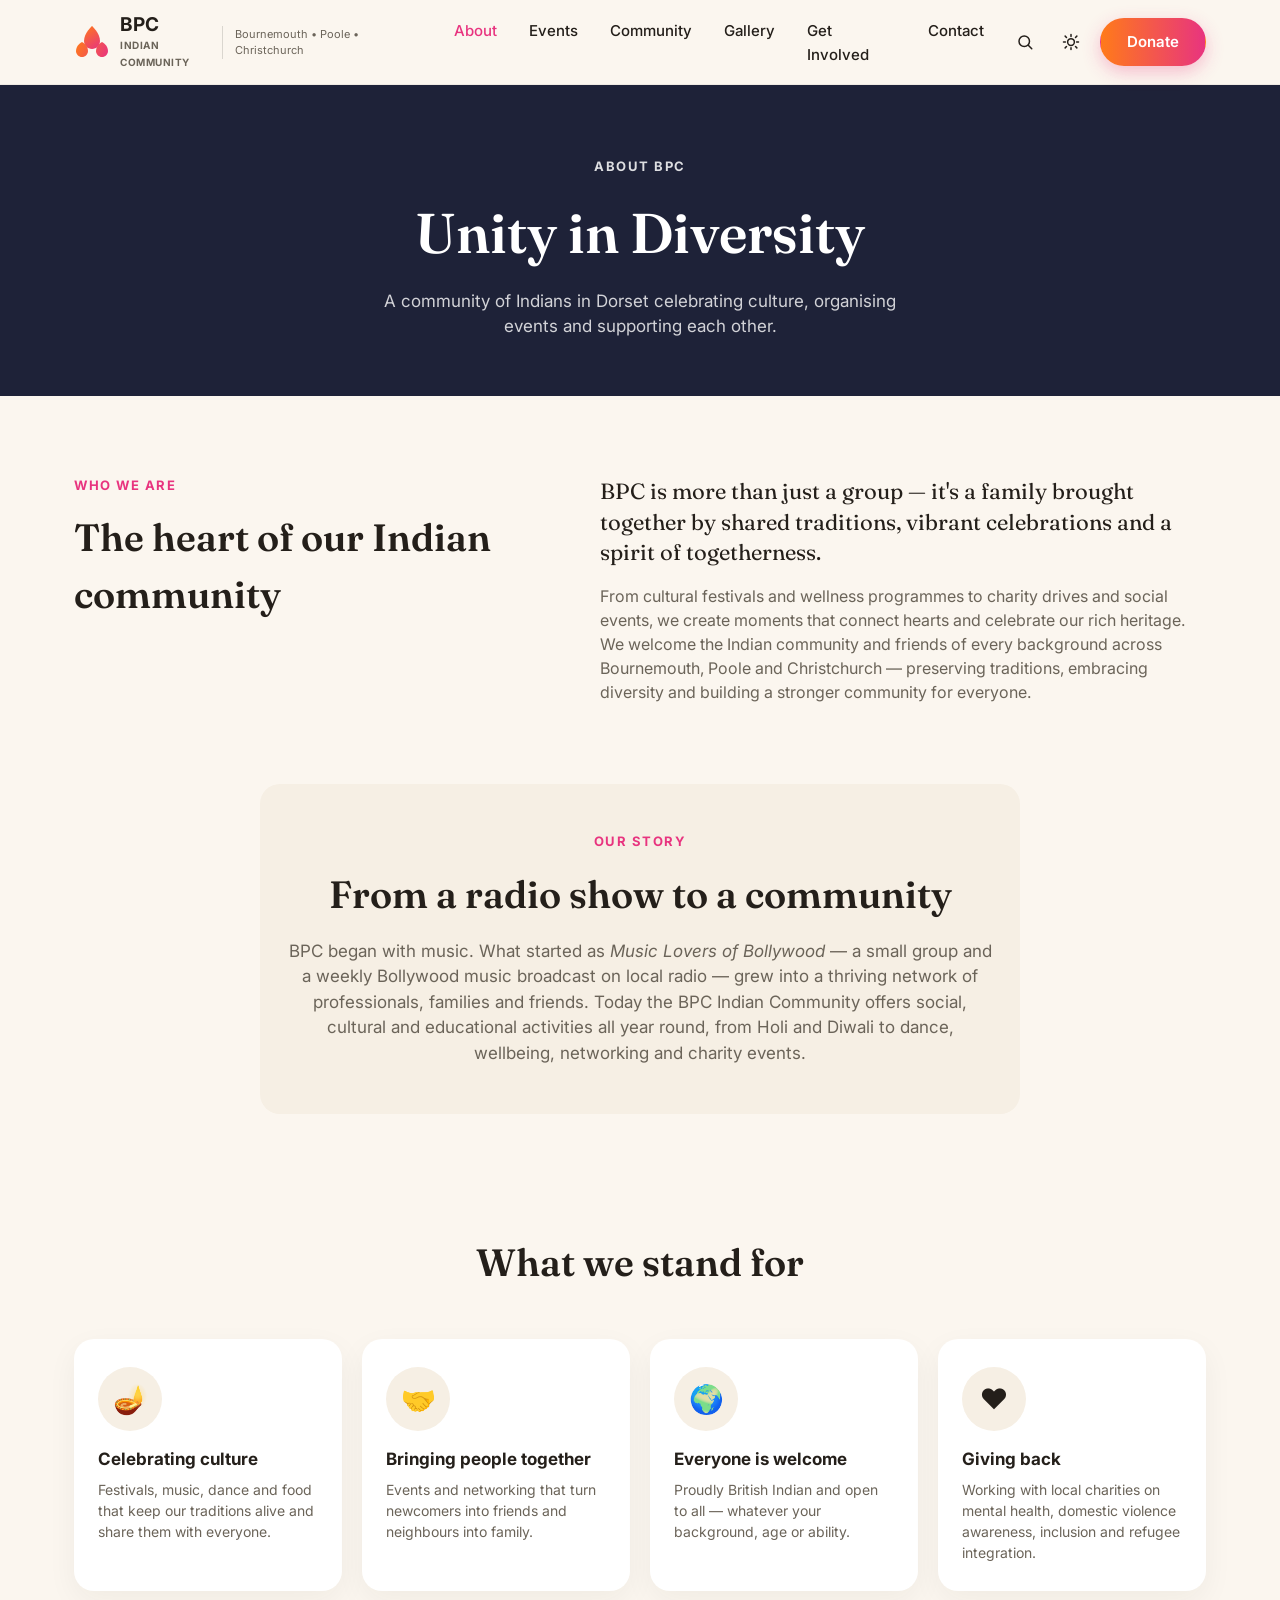
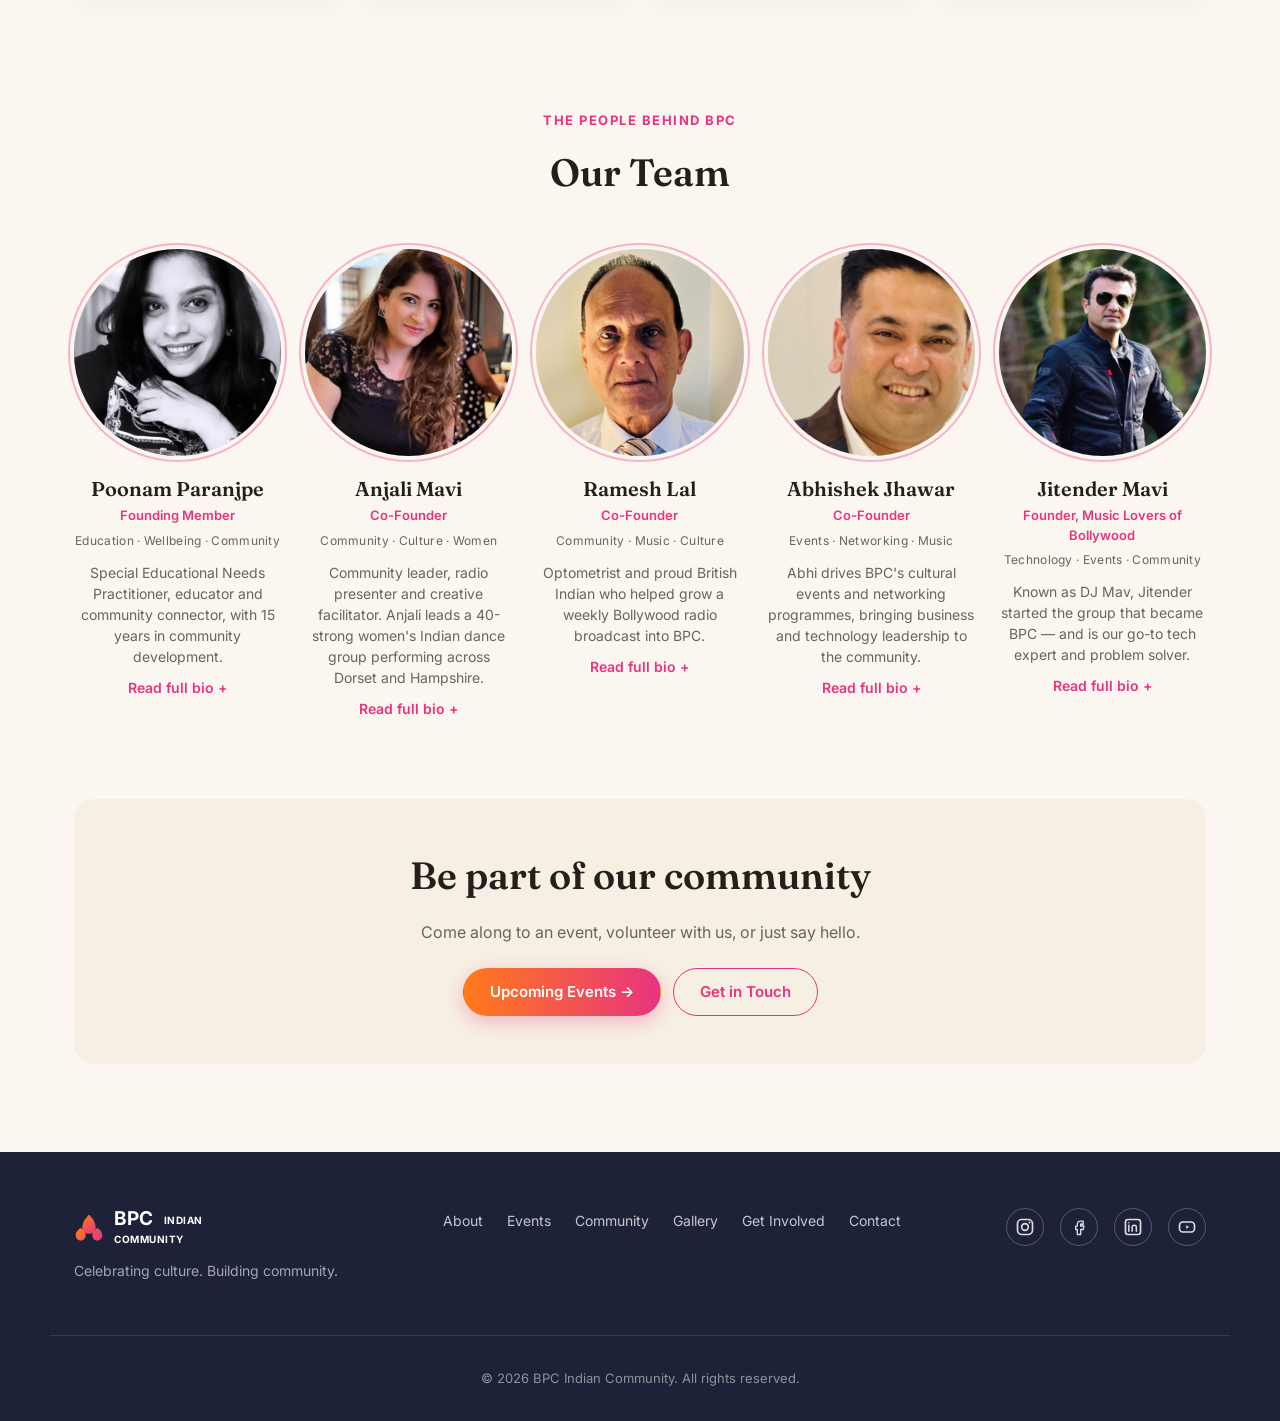
<file: classic/about.html>
<!doctype html>
<html lang="en-GB">
<head>
<meta name="robots" content="noindex">
<meta charset="UTF-8">
<meta name="viewport" content="width=device-width, initial-scale=1">
<title>About — BPC Indian Community</title>

<!-- Google tag (gtag.js) — GA4 property: BPC Indian Community -->
<script async src="https://www.googletagmanager.com/gtag/js?id=G-W0NKQS6ZV1"></script>
<script>
  window.dataLayer = window.dataLayer || [];
  function gtag(){dataLayer.push(arguments);}
  gtag('js', new Date());
  gtag('config', 'G-W0NKQS6ZV1');
</script>

<link rel="preconnect" href="https://fonts.googleapis.com">
<link rel="preconnect" href="https://fonts.gstatic.com" crossorigin>
<link href="https://fonts.googleapis.com/css2?family=Fraunces:ital,wght@0,500;0,600;0,700;1,500&family=Inter:wght@400;500;600;700&display=swap" rel="stylesheet">
<meta name="theme-color" content="#1E2238">
<link rel="icon" type="image/png" sizes="32x32" href="../assets/icons/favicon-32.png">
<link rel="apple-touch-icon" href="../assets/icons/apple-touch-icon.png">
<meta name="apple-mobile-web-app-title" content="BPC">
<meta name="apple-mobile-web-app-status-bar-style" content="default">
<link rel="stylesheet" href="style.css">
<script>
  (function () {
    const stored = localStorage.getItem('bpc-theme');
    const theme = stored || (window.matchMedia('(prefers-color-scheme: dark)').matches ? 'dark' : 'light');
    document.documentElement.setAttribute('data-theme', theme);
  })();
</script>
</head>
<body>

  <!-- ===================== HEADER ===================== -->
  <header class="site-header">
    <div class="container header-inner">
      <a href="index.html" class="logo">
        <span class="logo-mark" aria-hidden="true">
          <svg width="36" height="36" viewBox="0 0 36 36" fill="none" xmlns="http://www.w3.org/2000/svg">
            <path d="M18 2C18 2 10 9 10 17c0 4.4 3.6 8 8 8s8-3.6 8-8C26 9 18 2 18 2Z" fill="url(#g1)"/>
            <path d="M8 18c0 0-6 3-6 9 0 3.3 2.7 6 6 6s6-2.7 6-6c0-6-6-9-6-9Z" fill="url(#g2)"/>
            <path d="M28 18c0 0 6 3 6 9 0 3.3-2.7 6-6 6s-6-2.7-6-6c0-6 6-9 6-9Z" fill="url(#g2)"/>
            <defs>
              <linearGradient id="g1" x1="10" y1="2" x2="26" y2="25" gradientUnits="userSpaceOnUse">
                <stop stop-color="#FF7A1A"/><stop offset="1" stop-color="#E8347F"/>
              </linearGradient>
              <linearGradient id="g2" x1="2" y1="18" x2="34" y2="33" gradientUnits="userSpaceOnUse">
                <stop stop-color="#FF7A1A"/><stop offset="1" stop-color="#E8347F"/>
              </linearGradient>
            </defs>
          </svg>
        </span>
        <span class="logo-text">
          <strong>BPC</strong> <span class="logo-sub1">INDIAN<br>COMMUNITY</span>
        </span>
        <span class="logo-tagline">Bournemouth • Poole • Christchurch</span>
      </a>

      <nav class="main-nav" aria-label="Primary" id="main-nav">
        <ul>
          <li><a href="about.html" class="is-current" aria-current="page">About</a></li>
          <li><a href="events.html">Events</a></li>
          <li><a href="index.html#community">Community</a></li>
          <li><a href="gallery.html">Gallery</a></li>
          <li><a href="index.html#get-involved">Get Involved</a></li>
          <li><a href="contact.html">Contact</a></li>
        </ul>
      </nav>

      <div class="header-actions">
        <button class="icon-btn" aria-label="Search">
          <svg width="18" height="18" viewBox="0 0 24 24" fill="none"><circle cx="11" cy="11" r="7" stroke="currentColor" stroke-width="2"/><path d="m21 21-4.3-4.3" stroke="currentColor" stroke-width="2" stroke-linecap="round"/></svg>
        </button>
        <button class="icon-btn theme-toggle" id="theme-toggle" aria-label="Toggle dark mode">
          <svg class="icon-sun" width="18" height="18" viewBox="0 0 24 24" fill="none"><circle cx="12" cy="12" r="4.5" stroke="currentColor" stroke-width="2"/><path d="M12 2v2.5M12 19.5V22M4.2 4.2l1.8 1.8M18 18l1.8 1.8M2 12h2.5M19.5 12H22M4.2 19.8 6 18M18 6l1.8-1.8" stroke="currentColor" stroke-width="2" stroke-linecap="round"/></svg>
          <svg class="icon-moon" width="18" height="18" viewBox="0 0 24 24" fill="none"><path d="M20 14.5A8.5 8.5 0 0 1 9.5 4a8.5 8.5 0 1 0 10.5 10.5Z" stroke="currentColor" stroke-width="2" stroke-linejoin="round"/></svg>
        </button>
        <a href="#donate" class="btn btn-primary">Donate</a>
        <button class="menu-toggle" aria-label="Open menu" aria-expanded="false" aria-controls="main-nav">
          <svg width="22" height="22" viewBox="0 0 24 24" fill="none"><path d="M4 7h16M4 12h16M4 17h16" stroke="currentColor" stroke-width="2" stroke-linecap="round"/></svg>
        </button>
      </div>
    </div>
  </header>

  <main>
    <!-- ===================== PAGE HERO ===================== -->
    <section class="page-hero">
      <div class="container">
        <p class="eyebrow eyebrow-light">About BPC</p>
        <h1 class="page-hero-title">Unity in Diversity</h1>
        <p class="page-hero-subtitle">
          A community of Indians in Dorset celebrating culture, organising
          events and supporting each other.
        </p>
      </div>
    </section>

    <!-- ===================== WHO WE ARE =====================
         Copy adapted from the current live site (bpcindiancommunity.co.uk). -->
    <section class="about-intro">
      <div class="container about-intro-grid">
        <div>
          <p class="eyebrow">Who we are</p>
          <h2 class="section-title">The heart of our Indian community</h2>
        </div>
        <div class="about-intro-text">
          <p class="about-lead">
            BPC is more than just a group — it's a family brought together by
            shared traditions, vibrant celebrations and a spirit of togetherness.
          </p>
          <p>
            From cultural festivals and wellness programmes to charity drives and
            social events, we create moments that connect hearts and celebrate our
            rich heritage. We welcome the Indian community and friends of every
            background across Bournemouth, Poole and Christchurch — preserving
            traditions, embracing diversity and building a stronger community for
            everyone.
          </p>
        </div>
      </div>
    </section>

    <!-- ===================== OUR STORY ===================== -->
    <section class="about-story">
      <div class="container">
        <div class="about-story-inner">
        <p class="eyebrow">Our story</p>
        <h2 class="section-title">From a radio show to a community</h2>
        <p>
          BPC began with music. What started as <em>Music Lovers of Bollywood</em>
          — a small group and a weekly Bollywood music broadcast on local radio —
          grew into a thriving network of professionals, families and friends.
          Today the BPC Indian Community offers social, cultural and educational
          activities all year round, from Holi and Diwali to dance, wellbeing,
          networking and charity events.
        </p>
        </div>
      </div>
    </section>

    <!-- ===================== WHAT WE STAND FOR ===================== -->
    <section class="about-values">
      <div class="container">
        <h2 class="section-title center">What we stand for</h2>
        <div class="values-grid">
          <div class="value-card">
            <span class="wwd-icon" aria-hidden="true">🪔</span>
            <h3>Celebrating culture</h3>
            <p>Festivals, music, dance and food that keep our traditions alive and share them with everyone.</p>
          </div>
          <div class="value-card">
            <span class="wwd-icon" aria-hidden="true">🤝</span>
            <h3>Bringing people together</h3>
            <p>Events and networking that turn newcomers into friends and neighbours into family.</p>
          </div>
          <div class="value-card">
            <span class="wwd-icon" aria-hidden="true">🌍</span>
            <h3>Everyone is welcome</h3>
            <p>Proudly British Indian and open to all — whatever your background, age or ability.</p>
          </div>
          <div class="value-card">
            <span class="wwd-icon" aria-hidden="true">❤️</span>
            <h3>Giving back</h3>
            <p>Working with local charities on mental health, domestic violence awareness, inclusion and refugee integration.</p>
          </div>
        </div>
      </div>
    </section>

    <!-- ===================== OUR TEAM =====================
         Photos and bios from the current live site. -->
    <section class="team-section" id="team">
      <div class="container">
        <p class="eyebrow center">The people behind BPC</p>
        <h2 class="section-title center">Our Team</h2>
        <ul class="team-grid">
          <li class="team-card">
            <img class="team-photo" src="assets/team/poonam-paranjpe.jpg" alt="Poonam Paranjpe" loading="lazy">
            <h3 class="team-name">Poonam Paranjpe</h3>
            <p class="team-role">Founding Member</p>
            <p class="team-tags">Education · Wellbeing · Community</p>
            <p class="team-bio">Special Educational Needs Practitioner, educator and community connector, with 15 years in community development.</p>
            <details class="team-more">
              <summary>Read full bio</summary>
              <p>Poonam moved to the UK from India 21 years ago to pursue her second master's degree, and has an academic background in Clinical Psychology, Public Health and Health Promotion. She believes education is the cornerstone of personal growth.</p>
              <p>Outside work and community life, she loves cooking and dancing.</p>
            </details>
          </li>
          <li class="team-card">
            <img class="team-photo" src="assets/team/anjali-mavi.jpg" alt="Anjali Mavi" loading="lazy">
            <h3 class="team-name">Anjali Mavi</h3>
            <p class="team-role">Co-Founder</p>
            <p class="team-tags">Community · Culture · Women</p>
            <p class="team-bio">Community leader, radio presenter and creative facilitator. Anjali leads a 40-strong women's Indian dance group performing across Dorset and Hampshire.</p>
            <details class="team-more">
              <summary>Read full bio</summary>
              <p>Anjali came to England from India 18 years ago and holds an MBA in Marketing and Human Resources. With a background in administration, recruitment and welfare, she has worked extensively with diverse communities, women's groups and international professionals, helping them access opportunities and build confidence.</p>
              <p>She works closely with charities across Dorset and Hampshire on domestic violence awareness, mental health, cultural inclusion and refugee integration.</p>
            </details>
          </li>
          <li class="team-card">
            <img class="team-photo" src="assets/team/ramesh-lal.jpg" alt="Ramesh Lal" loading="lazy">
            <h3 class="team-name">Ramesh Lal</h3>
            <p class="team-role">Co-Founder</p>
            <p class="team-tags">Community · Music · Culture</p>
            <p class="team-bio">Optometrist and proud British Indian who helped grow a weekly Bollywood radio broadcast into BPC.</p>
            <details class="team-more">
              <summary>Read full bio</summary>
              <p>Born to Indian parents in Kenya, Ramesh moved to the UK aged 11 and grew up in the Midlands. He studied optometry in Glasgow before settling in Bournemouth.</p>
              <p>Until recently he ran a social enterprise in Kinson, Bournemouth, dedicated to community support.</p>
            </details>
          </li>
          <li class="team-card">
            <img class="team-photo" src="assets/team/abhishek-jhawar.jpg" alt="Abhishek Jhawar" loading="lazy">
            <h3 class="team-name">Abhishek Jhawar</h3>
            <p class="team-role">Co-Founder</p>
            <p class="team-tags">Events · Networking · Music</p>
            <p class="team-bio">Abhi drives BPC's cultural events and networking programmes, bringing business and technology leadership to the community.</p>
            <details class="team-more">
              <summary>Read full bio</summary>
              <p>Abhi combines professional expertise in business leadership and technology with a passion for community building.</p>
              <p>He's also DJ Abhi UK, creating music experiences that celebrate Indian culture and connect people through rhythm.</p>
            </details>
          </li>
          <li class="team-card">
            <img class="team-photo team-photo-top" src="assets/team/jitender-mavi.jpg" alt="Jitender Mavi" loading="lazy">
            <h3 class="team-name">Jitender Mavi</h3>
            <p class="team-role">Founder, Music Lovers of Bollywood</p>
            <p class="team-tags">Technology · Events · Community</p>
            <p class="team-bio">Known as DJ Mav, Jitender started the group that became BPC — and is our go-to tech expert and problem solver.</p>
            <details class="team-more">
              <summary>Read full bio</summary>
              <p>Professionally, Jitender is a Senior Director in Investment Banking at HSBC, bringing deep finance and technology know-how to the community.</p>
              <p>He's an amazing Bhangra dancer, a passionate biker and a cricket enthusiast — always ready to support the team at community events, especially our charity cricket matches.</p>
            </details>
          </li>
        </ul>
      </div>
    </section>

    <!-- ===================== CTA ===================== -->
    <section class="about-cta">
      <div class="container">
        <div class="past-events">
          <h2 class="section-title">Be part of our community</h2>
          <p>Come along to an event, volunteer with us, or just say hello.</p>
          <div class="about-cta-actions">
            <a href="events.html" class="btn btn-primary">Upcoming Events →</a>
            <a href="contact.html" class="btn btn-outline">Get in Touch</a>
          </div>
        </div>
      </div>
    </section>
  </main>

  <!-- ===================== FOOTER ===================== -->
  <footer class="site-footer" id="get-involved">
    <div class="container footer-inner">
      <div class="footer-brand">
        <a href="index.html" class="logo logo-footer">
          <span class="logo-mark" aria-hidden="true">
            <svg width="30" height="30" viewBox="0 0 36 36" fill="none" xmlns="http://www.w3.org/2000/svg">
              <path d="M18 2C18 2 10 9 10 17c0 4.4 3.6 8 8 8s8-3.6 8-8C26 9 18 2 18 2Z" fill="url(#g3)"/>
              <path d="M8 18c0 0-6 3-6 9 0 3.3 2.7 6 6 6s6-2.7 6-6c0-6-6-9-6-9Z" fill="url(#g4)"/>
              <path d="M28 18c0 0 6 3 6 9 0 3.3-2.7 6-6 6s-6-2.7-6-6c0-6 6-9 6-9Z" fill="url(#g4)"/>
              <defs>
                <linearGradient id="g3" x1="10" y1="2" x2="26" y2="25" gradientUnits="userSpaceOnUse">
                  <stop stop-color="#FF7A1A"/><stop offset="1" stop-color="#E8347F"/>
                </linearGradient>
                <linearGradient id="g4" x1="2" y1="18" x2="34" y2="33" gradientUnits="userSpaceOnUse">
                  <stop stop-color="#FF7A1A"/><stop offset="1" stop-color="#E8347F"/>
                </linearGradient>
              </defs>
            </svg>
          </span>
          <span class="logo-text">
            <strong>BPC</strong> <span class="logo-sub1">INDIAN<br>COMMUNITY</span>
          </span>
        </a>
        <p class="footer-tagline">Celebrating culture. Building community.</p>
      </div>

      <nav class="footer-nav" aria-label="Footer">
        <ul>
          <li><a href="about.html">About</a></li>
          <li><a href="events.html">Events</a></li>
          <li><a href="index.html#community">Community</a></li>
          <li><a href="gallery.html">Gallery</a></li>
          <li><a href="index.html#get-involved">Get Involved</a></li>
          <li><a href="contact.html">Contact</a></li>
        </ul>
      </nav>

      <div class="footer-social">
        <a href="#" aria-label="Instagram">
          <svg width="20" height="20" viewBox="0 0 24 24" fill="none"><rect x="3" y="3" width="18" height="18" rx="5" stroke="currentColor" stroke-width="2"/><circle cx="12" cy="12" r="4" stroke="currentColor" stroke-width="2"/><circle cx="17.5" cy="6.5" r="1.2" fill="currentColor"/></svg>
        </a>
        <a href="#" aria-label="Facebook">
          <svg width="20" height="20" viewBox="0 0 24 24" fill="none"><path d="M14 9h3V5h-3c-2.2 0-4 1.8-4 4v2H8v4h2v6h4v-6h3l1-4h-4V9c0-.6.4-1 1-1Z" stroke="currentColor" stroke-width="1.6" stroke-linejoin="round"/></svg>
        </a>
        <a href="#" aria-label="LinkedIn">
          <svg width="20" height="20" viewBox="0 0 24 24" fill="none"><rect x="3" y="3" width="18" height="18" rx="3" stroke="currentColor" stroke-width="2"/><path d="M7 10v7M7 7v.01M11 17v-4.5a2.5 2.5 0 0 1 5 0V17" stroke="currentColor" stroke-width="1.8" stroke-linecap="round"/></svg>
        </a>
        <a href="#" aria-label="YouTube">
          <svg width="20" height="20" viewBox="0 0 24 24" fill="none"><rect x="3" y="6" width="18" height="12" rx="4" stroke="currentColor" stroke-width="2"/><path d="M11 10v4l3.5-2L11 10Z" fill="currentColor"/></svg>
        </a>
      </div>
    </div>
    <div class="container footer-bottom">
      <p>© 2026 BPC Indian Community. All rights reserved.</p>
    </div>
  </footer>

  <script>
    const menuToggle = document.querySelector('.menu-toggle');
    const mainNav = document.getElementById('main-nav');
    menuToggle.addEventListener('click', () => {
      const isOpen = mainNav.classList.toggle('is-open');
      menuToggle.setAttribute('aria-expanded', String(isOpen));
      menuToggle.classList.toggle('is-active', isOpen);
    });
    mainNav.querySelectorAll('a').forEach(link => {
      link.addEventListener('click', () => {
        mainNav.classList.remove('is-open');
        menuToggle.setAttribute('aria-expanded', 'false');
        menuToggle.classList.remove('is-active');
      });
    });

    // Light/dark theme toggle — persisted in localStorage, applied to <html data-theme="...">
    const themeToggle = document.getElementById('theme-toggle');
    themeToggle.addEventListener('click', () => {
      const current = document.documentElement.getAttribute('data-theme') === 'dark' ? 'dark' : 'light';
      const next = current === 'dark' ? 'light' : 'dark';
      document.documentElement.setAttribute('data-theme', next);
      localStorage.setItem('bpc-theme', next);
    });
  </script>
</body>
</html>
</file>
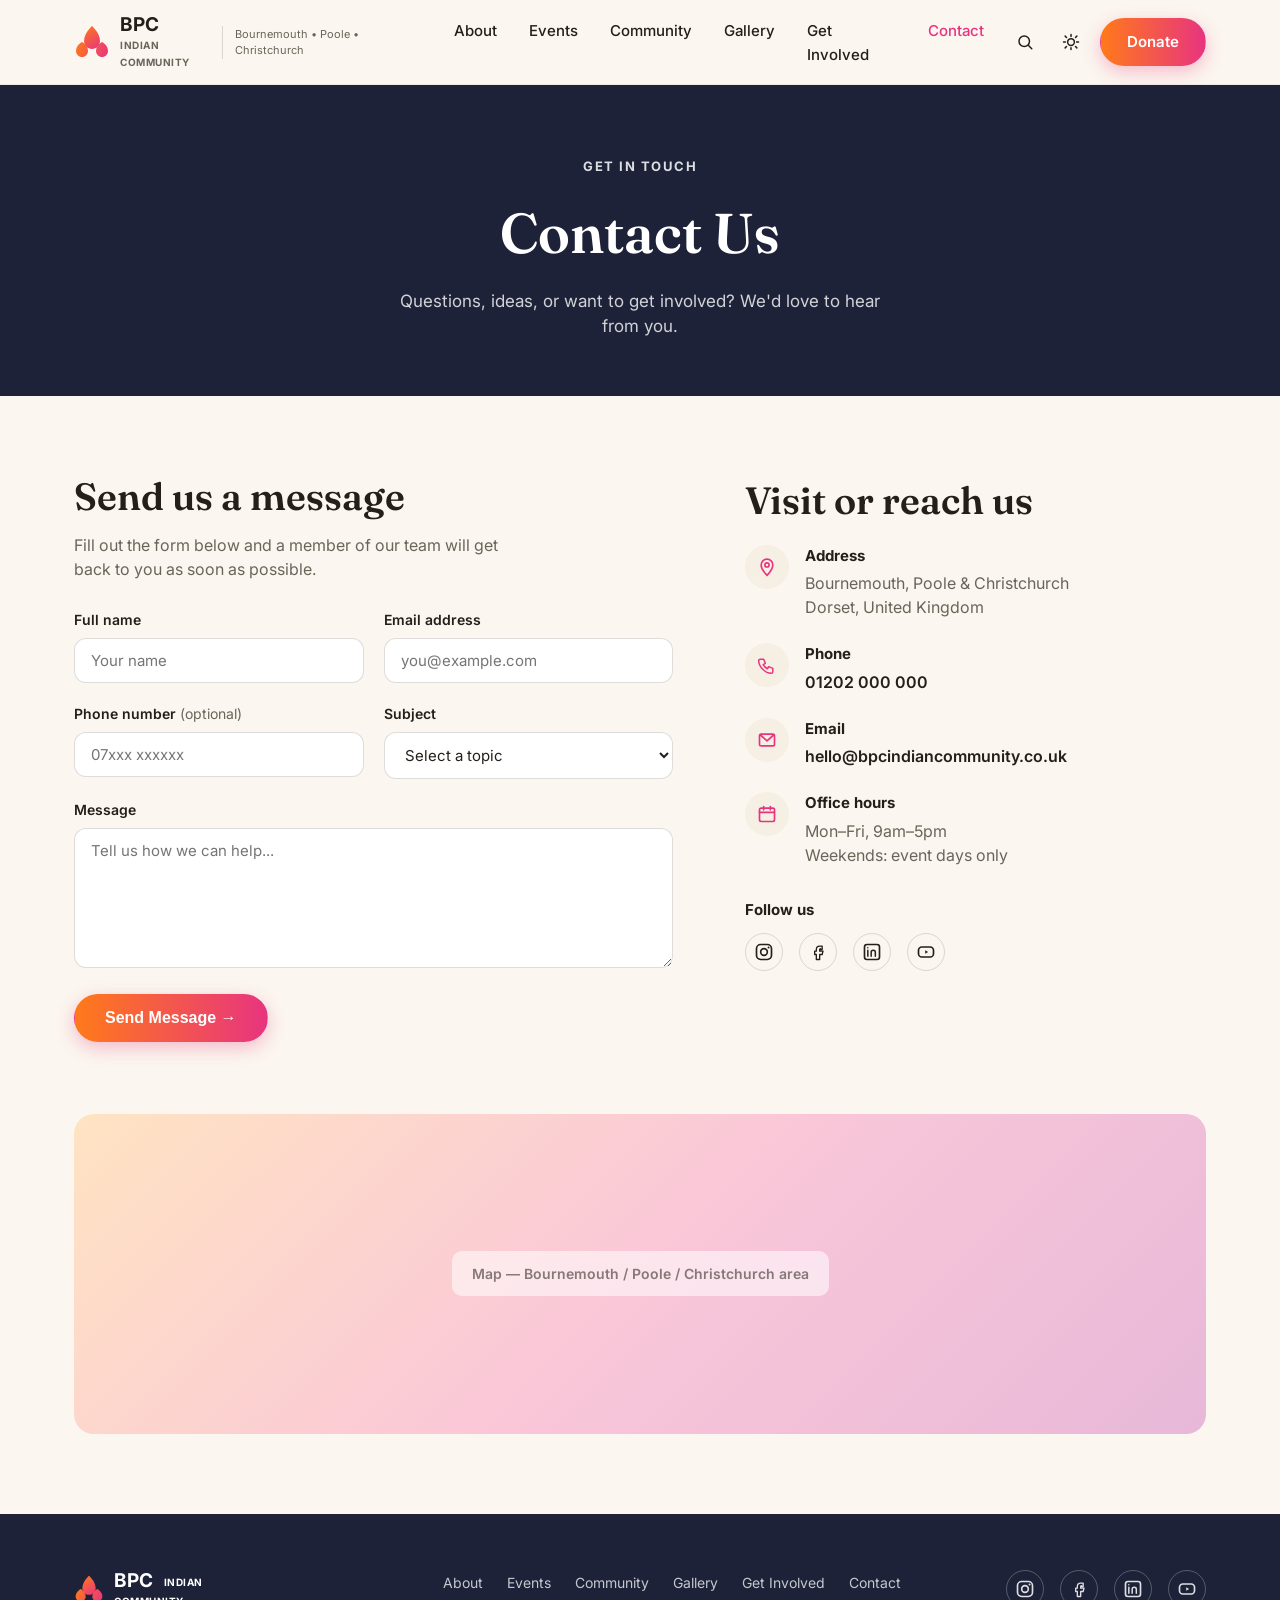
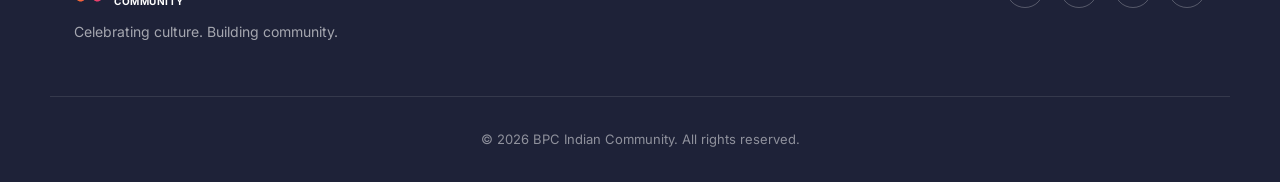
<file: classic/contact.html>
<!doctype html>
<html lang="en-GB">
<head>
<meta name="robots" content="noindex">
<meta charset="UTF-8">
<meta name="viewport" content="width=device-width, initial-scale=1">
<title>Contact Us — BPC Indian Community</title>

<!-- Google tag (gtag.js) — GA4 property: BPC Indian Community -->
<script async src="https://www.googletagmanager.com/gtag/js?id=G-W0NKQS6ZV1"></script>
<script>
  window.dataLayer = window.dataLayer || [];
  function gtag(){dataLayer.push(arguments);}
  gtag('js', new Date());
  gtag('config', 'G-W0NKQS6ZV1');
</script>

<link rel="preconnect" href="https://fonts.googleapis.com">
<link rel="preconnect" href="https://fonts.gstatic.com" crossorigin>
<link href="https://fonts.googleapis.com/css2?family=Fraunces:ital,wght@0,500;0,600;0,700;1,500&family=Inter:wght@400;500;600;700&display=swap" rel="stylesheet">
<meta name="theme-color" content="#1E2238">
<link rel="icon" type="image/png" sizes="32x32" href="../assets/icons/favicon-32.png">
<link rel="apple-touch-icon" href="../assets/icons/apple-touch-icon.png">
<meta name="apple-mobile-web-app-title" content="BPC">
<meta name="apple-mobile-web-app-status-bar-style" content="default">
<link rel="stylesheet" href="style.css">
<script>
  (function () {
    const stored = localStorage.getItem('bpc-theme');
    const theme = stored || (window.matchMedia('(prefers-color-scheme: dark)').matches ? 'dark' : 'light');
    document.documentElement.setAttribute('data-theme', theme);
  })();
</script>
</head>
<body>

  <!-- ===================== HEADER ===================== -->
  <header class="site-header">
    <div class="container header-inner">
      <a href="index.html" class="logo">
        <span class="logo-mark" aria-hidden="true">
          <svg width="36" height="36" viewBox="0 0 36 36" fill="none" xmlns="http://www.w3.org/2000/svg">
            <path d="M18 2C18 2 10 9 10 17c0 4.4 3.6 8 8 8s8-3.6 8-8C26 9 18 2 18 2Z" fill="url(#g1)"/>
            <path d="M8 18c0 0-6 3-6 9 0 3.3 2.7 6 6 6s6-2.7 6-6c0-6-6-9-6-9Z" fill="url(#g2)"/>
            <path d="M28 18c0 0 6 3 6 9 0 3.3-2.7 6-6 6s-6-2.7-6-6c0-6 6-9 6-9Z" fill="url(#g2)"/>
            <defs>
              <linearGradient id="g1" x1="10" y1="2" x2="26" y2="25" gradientUnits="userSpaceOnUse">
                <stop stop-color="#FF7A1A"/><stop offset="1" stop-color="#E8347F"/>
              </linearGradient>
              <linearGradient id="g2" x1="2" y1="18" x2="34" y2="33" gradientUnits="userSpaceOnUse">
                <stop stop-color="#FF7A1A"/><stop offset="1" stop-color="#E8347F"/>
              </linearGradient>
            </defs>
          </svg>
        </span>
        <span class="logo-text">
          <strong>BPC</strong> <span class="logo-sub1">INDIAN<br>COMMUNITY</span>
        </span>
        <span class="logo-tagline">Bournemouth • Poole • Christchurch</span>
      </a>

      <nav class="main-nav" aria-label="Primary" id="main-nav">
        <ul>
          <li><a href="about.html">About</a></li>
          <li><a href="events.html">Events</a></li>
          <li><a href="index.html#community">Community</a></li>
          <li><a href="gallery.html">Gallery</a></li>
          <li><a href="index.html#get-involved">Get Involved</a></li>
          <li><a href="contact.html" class="is-current" aria-current="page">Contact</a></li>
        </ul>
      </nav>

      <div class="header-actions">
        <button class="icon-btn" aria-label="Search">
          <svg width="18" height="18" viewBox="0 0 24 24" fill="none"><circle cx="11" cy="11" r="7" stroke="currentColor" stroke-width="2"/><path d="m21 21-4.3-4.3" stroke="currentColor" stroke-width="2" stroke-linecap="round"/></svg>
        </button>
        <button class="icon-btn theme-toggle" id="theme-toggle" aria-label="Toggle dark mode">
          <svg class="icon-sun" width="18" height="18" viewBox="0 0 24 24" fill="none"><circle cx="12" cy="12" r="4.5" stroke="currentColor" stroke-width="2"/><path d="M12 2v2.5M12 19.5V22M4.2 4.2l1.8 1.8M18 18l1.8 1.8M2 12h2.5M19.5 12H22M4.2 19.8 6 18M18 6l1.8-1.8" stroke="currentColor" stroke-width="2" stroke-linecap="round"/></svg>
          <svg class="icon-moon" width="18" height="18" viewBox="0 0 24 24" fill="none"><path d="M20 14.5A8.5 8.5 0 0 1 9.5 4a8.5 8.5 0 1 0 10.5 10.5Z" stroke="currentColor" stroke-width="2" stroke-linejoin="round"/></svg>
        </button>
        <a href="#donate" class="btn btn-primary">Donate</a>
        <button class="menu-toggle" aria-label="Open menu" aria-expanded="false" aria-controls="main-nav">
          <svg width="22" height="22" viewBox="0 0 24 24" fill="none"><path d="M4 7h16M4 12h16M4 17h16" stroke="currentColor" stroke-width="2" stroke-linecap="round"/></svg>
        </button>
      </div>
    </div>
  </header>

  <main>
    <!-- ===================== PAGE HERO ===================== -->
    <section class="page-hero">
      <div class="container">
        <p class="eyebrow eyebrow-light">Get In Touch</p>
        <h1 class="page-hero-title">Contact Us</h1>
        <p class="page-hero-subtitle">
          Questions, ideas, or want to get involved? We'd love to hear from you.
        </p>
      </div>
    </section>

    <!-- ===================== CONTACT CONTENT ===================== -->
    <section class="contact-section">
      <div class="container contact-grid">

        <!-- Contact form -->
        <div class="contact-form-wrap">
          <h2 class="section-title">Send us a message</h2>
          <p class="contact-form-intro">
            Fill out the form below and a member of our team will get back to
            you as soon as possible.
          </p>
          <form class="contact-form" action="#" method="post">
            <div class="form-row">
              <div class="form-field">
                <label for="name">Full name</label>
                <input type="text" id="name" name="name" placeholder="Your name" required>
              </div>
              <div class="form-field">
                <label for="email">Email address</label>
                <input type="email" id="email" name="email" placeholder="you@example.com" required>
              </div>
            </div>
            <div class="form-row">
              <div class="form-field">
                <label for="phone">Phone number <span class="optional">(optional)</span></label>
                <input type="tel" id="phone" name="phone" placeholder="07xxx xxxxxx">
              </div>
              <div class="form-field">
                <label for="subject">Subject</label>
                <select id="subject" name="subject">
                  <option value="">Select a topic</option>
                  <option value="events">Events &amp; Festivals</option>
                  <option value="membership">Membership</option>
                  <option value="volunteering">Volunteering</option>
                  <option value="donations">Donations &amp; Sponsorship</option>
                  <option value="other">Other</option>
                </select>
              </div>
            </div>
            <div class="form-field form-field-full">
              <label for="message">Message</label>
              <textarea id="message" name="message" rows="6" placeholder="Tell us how we can help..." required></textarea>
            </div>
            <button type="submit" class="btn btn-primary btn-lg">Send Message →</button>
          </form>
        </div>

        <!-- Contact info -->
        <aside class="contact-info">
          <h2 class="section-title">Visit or reach us</h2>

          <ul class="info-list">
            <li>
              <span class="info-icon" aria-hidden="true">
                <svg width="20" height="20" viewBox="0 0 24 24" fill="none"><path d="M12 22s7-7.2 7-12.5A7 7 0 0 0 5 9.5C5 14.8 12 22 12 22Z" stroke="currentColor" stroke-width="2"/><circle cx="12" cy="9.5" r="2.5" stroke="currentColor" stroke-width="2"/></svg>
              </span>
              <div>
                <strong>Address</strong>
                <p>Bournemouth, Poole &amp; Christchurch<br>Dorset, United Kingdom</p>
              </div>
            </li>
            <li>
              <span class="info-icon" aria-hidden="true">
                <svg width="20" height="20" viewBox="0 0 24 24" fill="none"><path d="M4 5h4l2 5-2.5 1.5a11 11 0 0 0 5 5L14 14l5 2v4a2 2 0 0 1-2 2C10 22 2 14 2 7a2 2 0 0 1 2-2Z" stroke="currentColor" stroke-width="1.8" stroke-linejoin="round"/></svg>
              </span>
              <div>
                <strong>Phone</strong>
                <p><a href="tel:+441202000000">01202 000 000</a></p>
              </div>
            </li>
            <li>
              <span class="info-icon" aria-hidden="true">
                <svg width="20" height="20" viewBox="0 0 24 24" fill="none"><rect x="3" y="5" width="18" height="14" rx="2" stroke="currentColor" stroke-width="2"/><path d="m4 6 8 7 8-7" stroke="currentColor" stroke-width="2" stroke-linecap="round" stroke-linejoin="round"/></svg>
              </span>
              <div>
                <strong>Email</strong>
                <p><a href="mailto:hello@bpcindiancommunity.co.uk">hello@bpcindiancommunity.co.uk</a></p>
              </div>
            </li>
            <li>
              <span class="info-icon" aria-hidden="true">
                <svg width="20" height="20" viewBox="0 0 24 24" fill="none"><rect x="3" y="5" width="18" height="16" rx="2" stroke="currentColor" stroke-width="2"/><path d="M3 10h18M8 3v4M16 3v4" stroke="currentColor" stroke-width="2" stroke-linecap="round"/></svg>
              </span>
              <div>
                <strong>Office hours</strong>
                <p>Mon–Fri, 9am–5pm<br>Weekends: event days only</p>
              </div>
            </li>
          </ul>

          <div class="info-social">
            <strong>Follow us</strong>
            <div class="footer-social contact-social">
              <a href="#" aria-label="Instagram">
                <svg width="20" height="20" viewBox="0 0 24 24" fill="none"><rect x="3" y="3" width="18" height="18" rx="5" stroke="currentColor" stroke-width="2"/><circle cx="12" cy="12" r="4" stroke="currentColor" stroke-width="2"/><circle cx="17.5" cy="6.5" r="1.2" fill="currentColor"/></svg>
              </a>
              <a href="#" aria-label="Facebook">
                <svg width="20" height="20" viewBox="0 0 24 24" fill="none"><path d="M14 9h3V5h-3c-2.2 0-4 1.8-4 4v2H8v4h2v6h4v-6h3l1-4h-4V9c0-.6.4-1 1-1Z" stroke="currentColor" stroke-width="1.6" stroke-linejoin="round"/></svg>
              </a>
              <a href="#" aria-label="LinkedIn">
                <svg width="20" height="20" viewBox="0 0 24 24" fill="none"><rect x="3" y="3" width="18" height="18" rx="3" stroke="currentColor" stroke-width="2"/><path d="M7 10v7M7 7v.01M11 17v-4.5a2.5 2.5 0 0 1 5 0V17" stroke="currentColor" stroke-width="1.8" stroke-linecap="round"/></svg>
              </a>
              <a href="#" aria-label="YouTube">
                <svg width="20" height="20" viewBox="0 0 24 24" fill="none"><rect x="3" y="6" width="18" height="12" rx="4" stroke="currentColor" stroke-width="2"/><path d="M11 10v4l3.5-2L11 10Z" fill="currentColor"/></svg>
              </a>
            </div>
          </div>
        </aside>
      </div>

      <!-- Map placeholder -->
      <div class="container">
        <div class="contact-map placeholder-img" data-label="Map — Bournemouth / Poole / Christchurch area"></div>
      </div>
    </section>
  </main>

  <!-- ===================== FOOTER ===================== -->
  <footer class="site-footer" id="get-involved">
    <div class="container footer-inner">
      <div class="footer-brand">
        <a href="index.html" class="logo logo-footer">
          <span class="logo-mark" aria-hidden="true">
            <svg width="30" height="30" viewBox="0 0 36 36" fill="none" xmlns="http://www.w3.org/2000/svg">
              <path d="M18 2C18 2 10 9 10 17c0 4.4 3.6 8 8 8s8-3.6 8-8C26 9 18 2 18 2Z" fill="url(#g3)"/>
              <path d="M8 18c0 0-6 3-6 9 0 3.3 2.7 6 6 6s6-2.7 6-6c0-6-6-9-6-9Z" fill="url(#g4)"/>
              <path d="M28 18c0 0 6 3 6 9 0 3.3-2.7 6-6 6s-6-2.7-6-6c0-6 6-9 6-9Z" fill="url(#g4)"/>
              <defs>
                <linearGradient id="g3" x1="10" y1="2" x2="26" y2="25" gradientUnits="userSpaceOnUse">
                  <stop stop-color="#FF7A1A"/><stop offset="1" stop-color="#E8347F"/>
                </linearGradient>
                <linearGradient id="g4" x1="2" y1="18" x2="34" y2="33" gradientUnits="userSpaceOnUse">
                  <stop stop-color="#FF7A1A"/><stop offset="1" stop-color="#E8347F"/>
                </linearGradient>
              </defs>
            </svg>
          </span>
          <span class="logo-text">
            <strong>BPC</strong> <span class="logo-sub1">INDIAN<br>COMMUNITY</span>
          </span>
        </a>
        <p class="footer-tagline">Celebrating culture. Building community.</p>
      </div>

      <nav class="footer-nav" aria-label="Footer">
        <ul>
          <li><a href="about.html">About</a></li>
          <li><a href="events.html">Events</a></li>
          <li><a href="index.html#community">Community</a></li>
          <li><a href="gallery.html">Gallery</a></li>
          <li><a href="index.html#get-involved">Get Involved</a></li>
          <li><a href="contact.html">Contact</a></li>
        </ul>
      </nav>

      <div class="footer-social">
        <a href="#" aria-label="Instagram">
          <svg width="20" height="20" viewBox="0 0 24 24" fill="none"><rect x="3" y="3" width="18" height="18" rx="5" stroke="currentColor" stroke-width="2"/><circle cx="12" cy="12" r="4" stroke="currentColor" stroke-width="2"/><circle cx="17.5" cy="6.5" r="1.2" fill="currentColor"/></svg>
        </a>
        <a href="#" aria-label="Facebook">
          <svg width="20" height="20" viewBox="0 0 24 24" fill="none"><path d="M14 9h3V5h-3c-2.2 0-4 1.8-4 4v2H8v4h2v6h4v-6h3l1-4h-4V9c0-.6.4-1 1-1Z" stroke="currentColor" stroke-width="1.6" stroke-linejoin="round"/></svg>
        </a>
        <a href="#" aria-label="LinkedIn">
          <svg width="20" height="20" viewBox="0 0 24 24" fill="none"><rect x="3" y="3" width="18" height="18" rx="3" stroke="currentColor" stroke-width="2"/><path d="M7 10v7M7 7v.01M11 17v-4.5a2.5 2.5 0 0 1 5 0V17" stroke="currentColor" stroke-width="1.8" stroke-linecap="round"/></svg>
        </a>
        <a href="#" aria-label="YouTube">
          <svg width="20" height="20" viewBox="0 0 24 24" fill="none"><rect x="3" y="6" width="18" height="12" rx="4" stroke="currentColor" stroke-width="2"/><path d="M11 10v4l3.5-2L11 10Z" fill="currentColor"/></svg>
        </a>
      </div>
    </div>
    <div class="container footer-bottom">
      <p>© 2026 BPC Indian Community. All rights reserved.</p>
    </div>
  </footer>

  <script>
    const menuToggle = document.querySelector('.menu-toggle');
    const mainNav = document.getElementById('main-nav');
    menuToggle.addEventListener('click', () => {
      const isOpen = mainNav.classList.toggle('is-open');
      menuToggle.setAttribute('aria-expanded', String(isOpen));
      menuToggle.classList.toggle('is-active', isOpen);
    });
    mainNav.querySelectorAll('a').forEach(link => {
      link.addEventListener('click', () => {
        mainNav.classList.remove('is-open');
        menuToggle.setAttribute('aria-expanded', 'false');
        menuToggle.classList.remove('is-active');
      });
    });

    // Light/dark theme toggle — persisted in localStorage, applied to <html data-theme="...">
    const themeToggle = document.getElementById('theme-toggle');
    themeToggle.addEventListener('click', () => {
      const current = document.documentElement.getAttribute('data-theme') === 'dark' ? 'dark' : 'light';
      const next = current === 'dark' ? 'light' : 'dark';
      document.documentElement.setAttribute('data-theme', next);
      localStorage.setItem('bpc-theme', next);
    });
  </script>
</body>
</html>
</file>
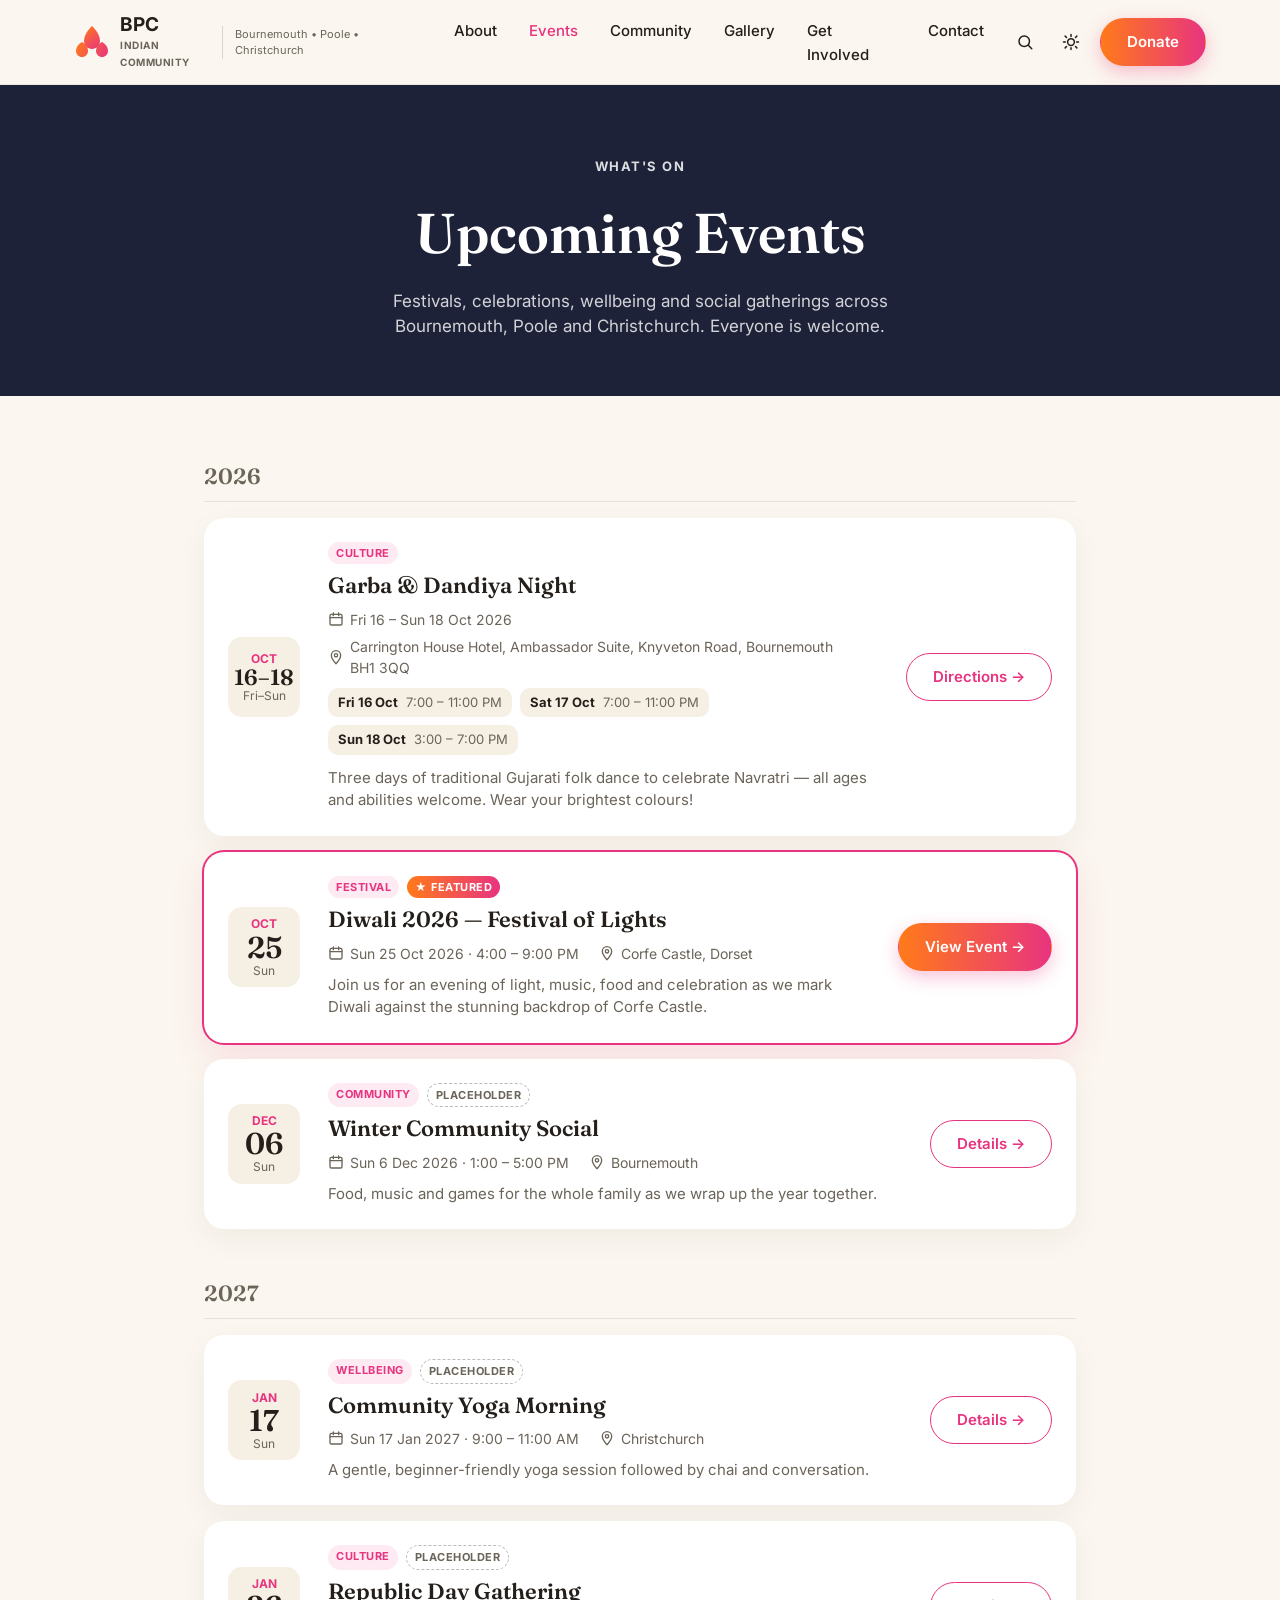
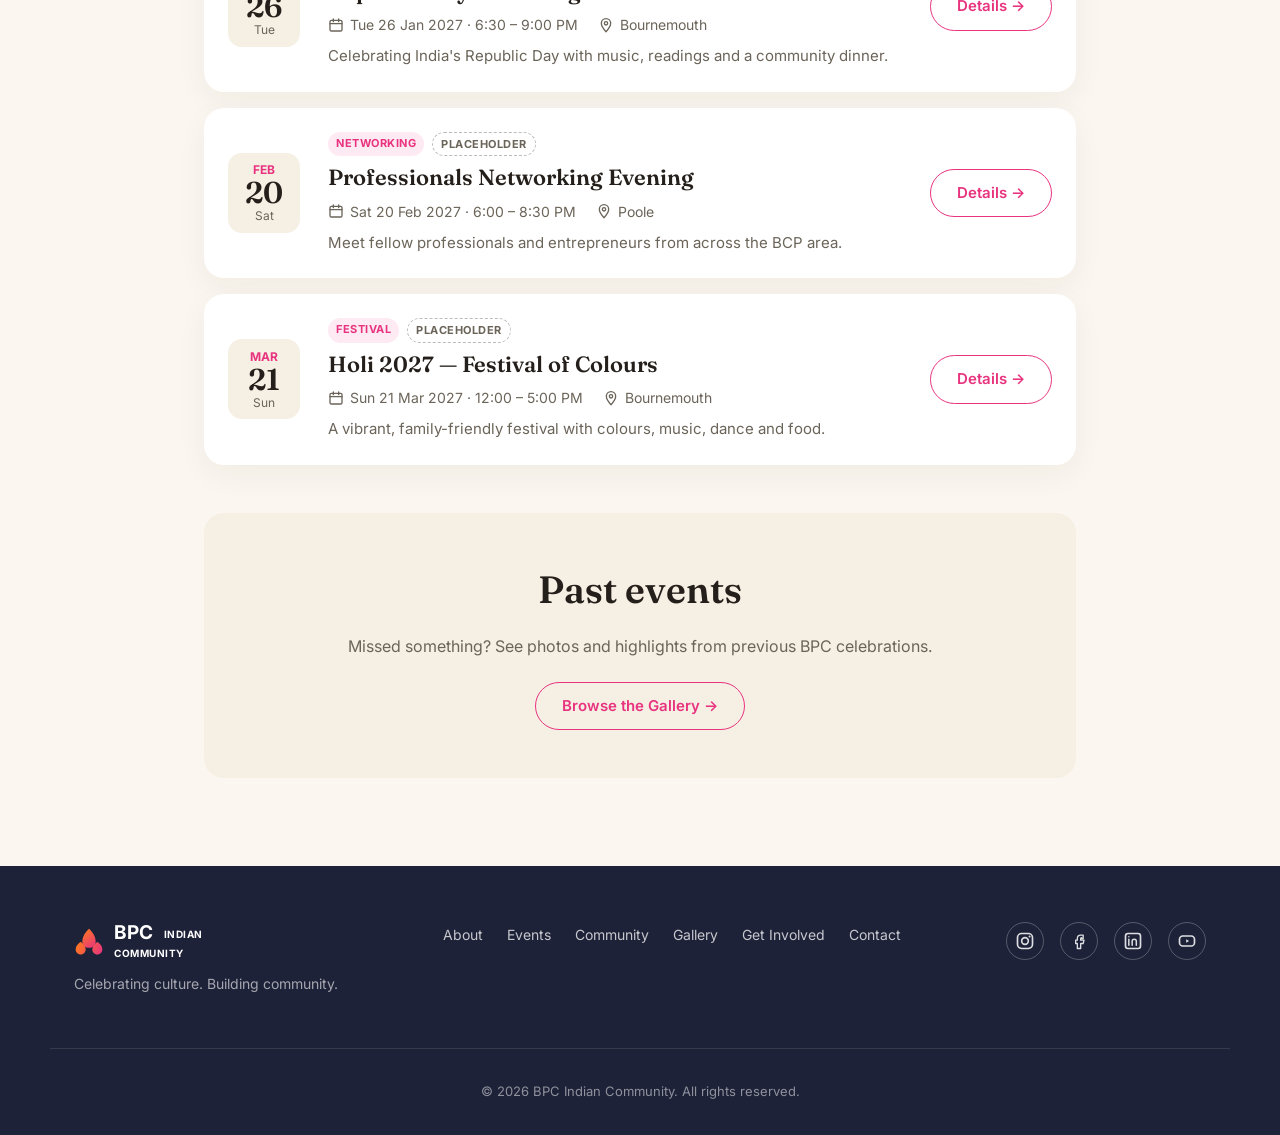
<file: classic/events.html>
<!doctype html>
<html lang="en-GB">
<head>
<meta name="robots" content="noindex">
<meta charset="UTF-8">
<meta name="viewport" content="width=device-width, initial-scale=1">
<title>Events — BPC Indian Community</title>

<!-- Google tag (gtag.js) — GA4 property: BPC Indian Community -->
<script async src="https://www.googletagmanager.com/gtag/js?id=G-W0NKQS6ZV1"></script>
<script>
  window.dataLayer = window.dataLayer || [];
  function gtag(){dataLayer.push(arguments);}
  gtag('js', new Date());
  gtag('config', 'G-W0NKQS6ZV1');
</script>

<link rel="preconnect" href="https://fonts.googleapis.com">
<link rel="preconnect" href="https://fonts.gstatic.com" crossorigin>
<link href="https://fonts.googleapis.com/css2?family=Fraunces:ital,wght@0,500;0,600;0,700;1,500&family=Inter:wght@400;500;600;700&display=swap" rel="stylesheet">
<meta name="theme-color" content="#1E2238">
<link rel="icon" type="image/png" sizes="32x32" href="../assets/icons/favicon-32.png">
<link rel="apple-touch-icon" href="../assets/icons/apple-touch-icon.png">
<meta name="apple-mobile-web-app-title" content="BPC">
<meta name="apple-mobile-web-app-status-bar-style" content="default">
<link rel="stylesheet" href="style.css">
<script>
  (function () {
    const stored = localStorage.getItem('bpc-theme');
    const theme = stored || (window.matchMedia('(prefers-color-scheme: dark)').matches ? 'dark' : 'light');
    document.documentElement.setAttribute('data-theme', theme);
  })();
</script>
</head>
<body>

  <!-- ===================== HEADER ===================== -->
  <header class="site-header">
    <div class="container header-inner">
      <a href="index.html" class="logo">
        <span class="logo-mark" aria-hidden="true">
          <svg width="36" height="36" viewBox="0 0 36 36" fill="none" xmlns="http://www.w3.org/2000/svg">
            <path d="M18 2C18 2 10 9 10 17c0 4.4 3.6 8 8 8s8-3.6 8-8C26 9 18 2 18 2Z" fill="url(#g1)"/>
            <path d="M8 18c0 0-6 3-6 9 0 3.3 2.7 6 6 6s6-2.7 6-6c0-6-6-9-6-9Z" fill="url(#g2)"/>
            <path d="M28 18c0 0 6 3 6 9 0 3.3-2.7 6-6 6s-6-2.7-6-6c0-6 6-9 6-9Z" fill="url(#g2)"/>
            <defs>
              <linearGradient id="g1" x1="10" y1="2" x2="26" y2="25" gradientUnits="userSpaceOnUse">
                <stop stop-color="#FF7A1A"/><stop offset="1" stop-color="#E8347F"/>
              </linearGradient>
              <linearGradient id="g2" x1="2" y1="18" x2="34" y2="33" gradientUnits="userSpaceOnUse">
                <stop stop-color="#FF7A1A"/><stop offset="1" stop-color="#E8347F"/>
              </linearGradient>
            </defs>
          </svg>
        </span>
        <span class="logo-text">
          <strong>BPC</strong> <span class="logo-sub1">INDIAN<br>COMMUNITY</span>
        </span>
        <span class="logo-tagline">Bournemouth • Poole • Christchurch</span>
      </a>

      <nav class="main-nav" aria-label="Primary" id="main-nav">
        <ul>
          <li><a href="about.html">About</a></li>
          <li><a href="events.html" class="is-current" aria-current="page">Events</a></li>
          <li><a href="index.html#community">Community</a></li>
          <li><a href="gallery.html">Gallery</a></li>
          <li><a href="index.html#get-involved">Get Involved</a></li>
          <li><a href="contact.html">Contact</a></li>
        </ul>
      </nav>

      <div class="header-actions">
        <button class="icon-btn" aria-label="Search">
          <svg width="18" height="18" viewBox="0 0 24 24" fill="none"><circle cx="11" cy="11" r="7" stroke="currentColor" stroke-width="2"/><path d="m21 21-4.3-4.3" stroke="currentColor" stroke-width="2" stroke-linecap="round"/></svg>
        </button>
        <button class="icon-btn theme-toggle" id="theme-toggle" aria-label="Toggle dark mode">
          <svg class="icon-sun" width="18" height="18" viewBox="0 0 24 24" fill="none"><circle cx="12" cy="12" r="4.5" stroke="currentColor" stroke-width="2"/><path d="M12 2v2.5M12 19.5V22M4.2 4.2l1.8 1.8M18 18l1.8 1.8M2 12h2.5M19.5 12H22M4.2 19.8 6 18M18 6l1.8-1.8" stroke="currentColor" stroke-width="2" stroke-linecap="round"/></svg>
          <svg class="icon-moon" width="18" height="18" viewBox="0 0 24 24" fill="none"><path d="M20 14.5A8.5 8.5 0 0 1 9.5 4a8.5 8.5 0 1 0 10.5 10.5Z" stroke="currentColor" stroke-width="2" stroke-linejoin="round"/></svg>
        </button>
        <a href="#donate" class="btn btn-primary">Donate</a>
        <button class="menu-toggle" aria-label="Open menu" aria-expanded="false" aria-controls="main-nav">
          <svg width="22" height="22" viewBox="0 0 24 24" fill="none"><path d="M4 7h16M4 12h16M4 17h16" stroke="currentColor" stroke-width="2" stroke-linecap="round"/></svg>
        </button>
      </div>
    </div>
  </header>

  <main>
    <!-- ===================== PAGE HERO ===================== -->
    <section class="page-hero">
      <div class="container">
        <p class="eyebrow eyebrow-light">What's On</p>
        <h1 class="page-hero-title">Upcoming Events</h1>
        <p class="page-hero-subtitle">
          Festivals, celebrations, wellbeing and social gatherings across
          Bournemouth, Poole and Christchurch. Everyone is welcome.
        </p>
      </div>
    </section>

    <!-- ===================== EVENT LIST =====================
         PLACEHOLDER events (marked "Placeholder") — replace with real BPC
         listings. Only Garba &amp; Dandiya Night and Diwali 2026 are real, confirmed events.
         On the WordPress site this list should come from the
         upcoming-events-lists plugin rather than hand-written HTML. -->
    <section class="events-section">
      <div class="container events-container">
        <h2 class="events-year">2026</h2>
        <ol class="event-list">
          <li>
            <article class="event-row">
              <div class="event-row-date" aria-hidden="true">
                <span class="er-mon">Oct</span>
                <span class="er-day er-day-range">16–18</span>
                <span class="er-wd">Fri–Sun</span>
              </div>
              <div class="event-row-body">
                <p class="event-row-tags"><span class="event-cat">Culture</span></p>
                <h3 class="event-row-title">Garba &amp; Dandiya Night</h3>
                <ul class="fe-meta event-row-meta">
                  <li><svg width="16" height="16" viewBox="0 0 24 24" fill="none" aria-hidden="true"><rect x="3" y="5" width="18" height="16" rx="2" stroke="currentColor" stroke-width="2"/><path d="M3 10h18M8 3v4M16 3v4" stroke="currentColor" stroke-width="2" stroke-linecap="round"/></svg> Fri 16 – Sun 18 Oct 2026</li>
                  <li><svg width="16" height="16" viewBox="0 0 24 24" fill="none" aria-hidden="true"><path d="M12 22s7-7.2 7-12.5A7 7 0 0 0 5 9.5C5 14.8 12 22 12 22Z" stroke="currentColor" stroke-width="2"/><circle cx="12" cy="9.5" r="2.5" stroke="currentColor" stroke-width="2"/></svg> Carrington House Hotel, Ambassador Suite, Knyveton Road, Bournemouth BH1&nbsp;3QQ</li>
                </ul>
                <ul class="event-schedule">
                  <li><strong>Fri 16 Oct</strong> 7:00 – 11:00 PM</li>
                  <li><strong>Sat 17 Oct</strong> 7:00 – 11:00 PM</li>
                  <li><strong>Sun 18 Oct</strong> 3:00 – 7:00 PM</li>
                </ul>
                <p class="event-row-desc">Three days of traditional Gujarati folk dance to celebrate Navratri — all ages and abilities welcome. Wear your brightest colours!</p>
              </div>
              <div class="event-row-action">
                <a href="https://www.google.com/maps/search/?api=1&amp;query=Carrington+House+Hotel%2C+Knyveton+Road%2C+Bournemouth+BH1+3QQ" target="_blank" rel="noopener" class="btn btn-outline">Directions →</a>
              </div>
            </article>
          </li>
          <li>
            <article class="event-row event-row-featured">
              <div class="event-row-date" aria-hidden="true">
                <span class="er-mon">Oct</span>
                <span class="er-day">25</span>
                <span class="er-wd">Sun</span>
              </div>
              <div class="event-row-body">
                <p class="event-row-tags"><span class="event-cat">Festival</span><span class="featured-tag">★ Featured</span></p>
                <h3 class="event-row-title">Diwali 2026 — Festival of Lights</h3>
                <ul class="fe-meta event-row-meta">
                  <li><svg width="16" height="16" viewBox="0 0 24 24" fill="none" aria-hidden="true"><rect x="3" y="5" width="18" height="16" rx="2" stroke="currentColor" stroke-width="2"/><path d="M3 10h18M8 3v4M16 3v4" stroke="currentColor" stroke-width="2" stroke-linecap="round"/></svg> Sun 25 Oct 2026 · 4:00 – 9:00 PM</li>
                  <li><svg width="16" height="16" viewBox="0 0 24 24" fill="none" aria-hidden="true"><path d="M12 22s7-7.2 7-12.5A7 7 0 0 0 5 9.5C5 14.8 12 22 12 22Z" stroke="currentColor" stroke-width="2"/><circle cx="12" cy="9.5" r="2.5" stroke="currentColor" stroke-width="2"/></svg> Corfe Castle, Dorset</li>
                </ul>
                <p class="event-row-desc">Join us for an evening of light, music, food and celebration as we mark Diwali against the stunning backdrop of Corfe Castle.</p>
              </div>
              <div class="event-row-action">
                <a href="https://www.nationaltrust.org.uk/visit/dorset/corfe-castle/events/76128437-4f75-4108-96ad-10a2fd708918" target="_blank" rel="noopener" class="btn btn-primary">View Event →</a>
              </div>
            </article>
          </li>
          <li>
            <article class="event-row">
              <div class="event-row-date" aria-hidden="true">
                <span class="er-mon">Dec</span>
                <span class="er-day">06</span>
                <span class="er-wd">Sun</span>
              </div>
              <div class="event-row-body">
                <p class="event-row-tags"><span class="event-cat">Community</span><span class="placeholder-tag">Placeholder</span></p>
                <h3 class="event-row-title">Winter Community Social</h3>
                <ul class="fe-meta event-row-meta">
                  <li><svg width="16" height="16" viewBox="0 0 24 24" fill="none" aria-hidden="true"><rect x="3" y="5" width="18" height="16" rx="2" stroke="currentColor" stroke-width="2"/><path d="M3 10h18M8 3v4M16 3v4" stroke="currentColor" stroke-width="2" stroke-linecap="round"/></svg> Sun 6 Dec 2026 · 1:00 – 5:00 PM</li>
                  <li><svg width="16" height="16" viewBox="0 0 24 24" fill="none" aria-hidden="true"><path d="M12 22s7-7.2 7-12.5A7 7 0 0 0 5 9.5C5 14.8 12 22 12 22Z" stroke="currentColor" stroke-width="2"/><circle cx="12" cy="9.5" r="2.5" stroke="currentColor" stroke-width="2"/></svg> Bournemouth</li>
                </ul>
                <p class="event-row-desc">Food, music and games for the whole family as we wrap up the year together.</p>
              </div>
              <div class="event-row-action">
                <a href="#" class="btn btn-outline">Details →</a>
              </div>
            </article>
          </li>
        </ol>
        <h2 class="events-year">2027</h2>
        <ol class="event-list">
          <li>
            <article class="event-row">
              <div class="event-row-date" aria-hidden="true">
                <span class="er-mon">Jan</span>
                <span class="er-day">17</span>
                <span class="er-wd">Sun</span>
              </div>
              <div class="event-row-body">
                <p class="event-row-tags"><span class="event-cat">Wellbeing</span><span class="placeholder-tag">Placeholder</span></p>
                <h3 class="event-row-title">Community Yoga Morning</h3>
                <ul class="fe-meta event-row-meta">
                  <li><svg width="16" height="16" viewBox="0 0 24 24" fill="none" aria-hidden="true"><rect x="3" y="5" width="18" height="16" rx="2" stroke="currentColor" stroke-width="2"/><path d="M3 10h18M8 3v4M16 3v4" stroke="currentColor" stroke-width="2" stroke-linecap="round"/></svg> Sun 17 Jan 2027 · 9:00 – 11:00 AM</li>
                  <li><svg width="16" height="16" viewBox="0 0 24 24" fill="none" aria-hidden="true"><path d="M12 22s7-7.2 7-12.5A7 7 0 0 0 5 9.5C5 14.8 12 22 12 22Z" stroke="currentColor" stroke-width="2"/><circle cx="12" cy="9.5" r="2.5" stroke="currentColor" stroke-width="2"/></svg> Christchurch</li>
                </ul>
                <p class="event-row-desc">A gentle, beginner-friendly yoga session followed by chai and conversation.</p>
              </div>
              <div class="event-row-action">
                <a href="#" class="btn btn-outline">Details →</a>
              </div>
            </article>
          </li>
          <li>
            <article class="event-row">
              <div class="event-row-date" aria-hidden="true">
                <span class="er-mon">Jan</span>
                <span class="er-day">26</span>
                <span class="er-wd">Tue</span>
              </div>
              <div class="event-row-body">
                <p class="event-row-tags"><span class="event-cat">Culture</span><span class="placeholder-tag">Placeholder</span></p>
                <h3 class="event-row-title">Republic Day Gathering</h3>
                <ul class="fe-meta event-row-meta">
                  <li><svg width="16" height="16" viewBox="0 0 24 24" fill="none" aria-hidden="true"><rect x="3" y="5" width="18" height="16" rx="2" stroke="currentColor" stroke-width="2"/><path d="M3 10h18M8 3v4M16 3v4" stroke="currentColor" stroke-width="2" stroke-linecap="round"/></svg> Tue 26 Jan 2027 · 6:30 – 9:00 PM</li>
                  <li><svg width="16" height="16" viewBox="0 0 24 24" fill="none" aria-hidden="true"><path d="M12 22s7-7.2 7-12.5A7 7 0 0 0 5 9.5C5 14.8 12 22 12 22Z" stroke="currentColor" stroke-width="2"/><circle cx="12" cy="9.5" r="2.5" stroke="currentColor" stroke-width="2"/></svg> Bournemouth</li>
                </ul>
                <p class="event-row-desc">Celebrating India's Republic Day with music, readings and a community dinner.</p>
              </div>
              <div class="event-row-action">
                <a href="#" class="btn btn-outline">Details →</a>
              </div>
            </article>
          </li>
          <li>
            <article class="event-row">
              <div class="event-row-date" aria-hidden="true">
                <span class="er-mon">Feb</span>
                <span class="er-day">20</span>
                <span class="er-wd">Sat</span>
              </div>
              <div class="event-row-body">
                <p class="event-row-tags"><span class="event-cat">Networking</span><span class="placeholder-tag">Placeholder</span></p>
                <h3 class="event-row-title">Professionals Networking Evening</h3>
                <ul class="fe-meta event-row-meta">
                  <li><svg width="16" height="16" viewBox="0 0 24 24" fill="none" aria-hidden="true"><rect x="3" y="5" width="18" height="16" rx="2" stroke="currentColor" stroke-width="2"/><path d="M3 10h18M8 3v4M16 3v4" stroke="currentColor" stroke-width="2" stroke-linecap="round"/></svg> Sat 20 Feb 2027 · 6:00 – 8:30 PM</li>
                  <li><svg width="16" height="16" viewBox="0 0 24 24" fill="none" aria-hidden="true"><path d="M12 22s7-7.2 7-12.5A7 7 0 0 0 5 9.5C5 14.8 12 22 12 22Z" stroke="currentColor" stroke-width="2"/><circle cx="12" cy="9.5" r="2.5" stroke="currentColor" stroke-width="2"/></svg> Poole</li>
                </ul>
                <p class="event-row-desc">Meet fellow professionals and entrepreneurs from across the BCP area.</p>
              </div>
              <div class="event-row-action">
                <a href="#" class="btn btn-outline">Details →</a>
              </div>
            </article>
          </li>
          <li>
            <article class="event-row">
              <div class="event-row-date" aria-hidden="true">
                <span class="er-mon">Mar</span>
                <span class="er-day">21</span>
                <span class="er-wd">Sun</span>
              </div>
              <div class="event-row-body">
                <p class="event-row-tags"><span class="event-cat">Festival</span><span class="placeholder-tag">Placeholder</span></p>
                <h3 class="event-row-title">Holi 2027 — Festival of Colours</h3>
                <ul class="fe-meta event-row-meta">
                  <li><svg width="16" height="16" viewBox="0 0 24 24" fill="none" aria-hidden="true"><rect x="3" y="5" width="18" height="16" rx="2" stroke="currentColor" stroke-width="2"/><path d="M3 10h18M8 3v4M16 3v4" stroke="currentColor" stroke-width="2" stroke-linecap="round"/></svg> Sun 21 Mar 2027 · 12:00 – 5:00 PM</li>
                  <li><svg width="16" height="16" viewBox="0 0 24 24" fill="none" aria-hidden="true"><path d="M12 22s7-7.2 7-12.5A7 7 0 0 0 5 9.5C5 14.8 12 22 12 22Z" stroke="currentColor" stroke-width="2"/><circle cx="12" cy="9.5" r="2.5" stroke="currentColor" stroke-width="2"/></svg> Bournemouth</li>
                </ul>
                <p class="event-row-desc">A vibrant, family-friendly festival with colours, music, dance and food.</p>
              </div>
              <div class="event-row-action">
                <a href="#" class="btn btn-outline">Details →</a>
              </div>
            </article>
          </li>
        </ol>

        <div class="past-events">
          <h2 class="section-title">Past events</h2>
          <p>Missed something? See photos and highlights from previous BPC celebrations.</p>
          <a href="gallery.html" class="btn btn-outline">Browse the Gallery →</a>
        </div>
      </div>
    </section>
  </main>

  <!-- ===================== FOOTER ===================== -->
  <footer class="site-footer" id="get-involved">
    <div class="container footer-inner">
      <div class="footer-brand">
        <a href="index.html" class="logo logo-footer">
          <span class="logo-mark" aria-hidden="true">
            <svg width="30" height="30" viewBox="0 0 36 36" fill="none" xmlns="http://www.w3.org/2000/svg">
              <path d="M18 2C18 2 10 9 10 17c0 4.4 3.6 8 8 8s8-3.6 8-8C26 9 18 2 18 2Z" fill="url(#g3)"/>
              <path d="M8 18c0 0-6 3-6 9 0 3.3 2.7 6 6 6s6-2.7 6-6c0-6-6-9-6-9Z" fill="url(#g4)"/>
              <path d="M28 18c0 0 6 3 6 9 0 3.3-2.7 6-6 6s-6-2.7-6-6c0-6 6-9 6-9Z" fill="url(#g4)"/>
              <defs>
                <linearGradient id="g3" x1="10" y1="2" x2="26" y2="25" gradientUnits="userSpaceOnUse">
                  <stop stop-color="#FF7A1A"/><stop offset="1" stop-color="#E8347F"/>
                </linearGradient>
                <linearGradient id="g4" x1="2" y1="18" x2="34" y2="33" gradientUnits="userSpaceOnUse">
                  <stop stop-color="#FF7A1A"/><stop offset="1" stop-color="#E8347F"/>
                </linearGradient>
              </defs>
            </svg>
          </span>
          <span class="logo-text">
            <strong>BPC</strong> <span class="logo-sub1">INDIAN<br>COMMUNITY</span>
          </span>
        </a>
        <p class="footer-tagline">Celebrating culture. Building community.</p>
      </div>

      <nav class="footer-nav" aria-label="Footer">
        <ul>
          <li><a href="about.html">About</a></li>
          <li><a href="events.html">Events</a></li>
          <li><a href="index.html#community">Community</a></li>
          <li><a href="gallery.html">Gallery</a></li>
          <li><a href="index.html#get-involved">Get Involved</a></li>
          <li><a href="contact.html">Contact</a></li>
        </ul>
      </nav>

      <div class="footer-social">
        <a href="#" aria-label="Instagram">
          <svg width="20" height="20" viewBox="0 0 24 24" fill="none"><rect x="3" y="3" width="18" height="18" rx="5" stroke="currentColor" stroke-width="2"/><circle cx="12" cy="12" r="4" stroke="currentColor" stroke-width="2"/><circle cx="17.5" cy="6.5" r="1.2" fill="currentColor"/></svg>
        </a>
        <a href="#" aria-label="Facebook">
          <svg width="20" height="20" viewBox="0 0 24 24" fill="none"><path d="M14 9h3V5h-3c-2.2 0-4 1.8-4 4v2H8v4h2v6h4v-6h3l1-4h-4V9c0-.6.4-1 1-1Z" stroke="currentColor" stroke-width="1.6" stroke-linejoin="round"/></svg>
        </a>
        <a href="#" aria-label="LinkedIn">
          <svg width="20" height="20" viewBox="0 0 24 24" fill="none"><rect x="3" y="3" width="18" height="18" rx="3" stroke="currentColor" stroke-width="2"/><path d="M7 10v7M7 7v.01M11 17v-4.5a2.5 2.5 0 0 1 5 0V17" stroke="currentColor" stroke-width="1.8" stroke-linecap="round"/></svg>
        </a>
        <a href="#" aria-label="YouTube">
          <svg width="20" height="20" viewBox="0 0 24 24" fill="none"><rect x="3" y="6" width="18" height="12" rx="4" stroke="currentColor" stroke-width="2"/><path d="M11 10v4l3.5-2L11 10Z" fill="currentColor"/></svg>
        </a>
      </div>
    </div>
    <div class="container footer-bottom">
      <p>© 2026 BPC Indian Community. All rights reserved.</p>
    </div>
  </footer>

  <script>
    const menuToggle = document.querySelector('.menu-toggle');
    const mainNav = document.getElementById('main-nav');
    menuToggle.addEventListener('click', () => {
      const isOpen = mainNav.classList.toggle('is-open');
      menuToggle.setAttribute('aria-expanded', String(isOpen));
      menuToggle.classList.toggle('is-active', isOpen);
    });
    mainNav.querySelectorAll('a').forEach(link => {
      link.addEventListener('click', () => {
        mainNav.classList.remove('is-open');
        menuToggle.setAttribute('aria-expanded', 'false');
        menuToggle.classList.remove('is-active');
      });
    });

    // Light/dark theme toggle — persisted in localStorage, applied to <html data-theme="...">
    const themeToggle = document.getElementById('theme-toggle');
    themeToggle.addEventListener('click', () => {
      const current = document.documentElement.getAttribute('data-theme') === 'dark' ? 'dark' : 'light';
      const next = current === 'dark' ? 'light' : 'dark';
      document.documentElement.setAttribute('data-theme', next);
      localStorage.setItem('bpc-theme', next);
    });
  </script>
</body>
</html>
</file>
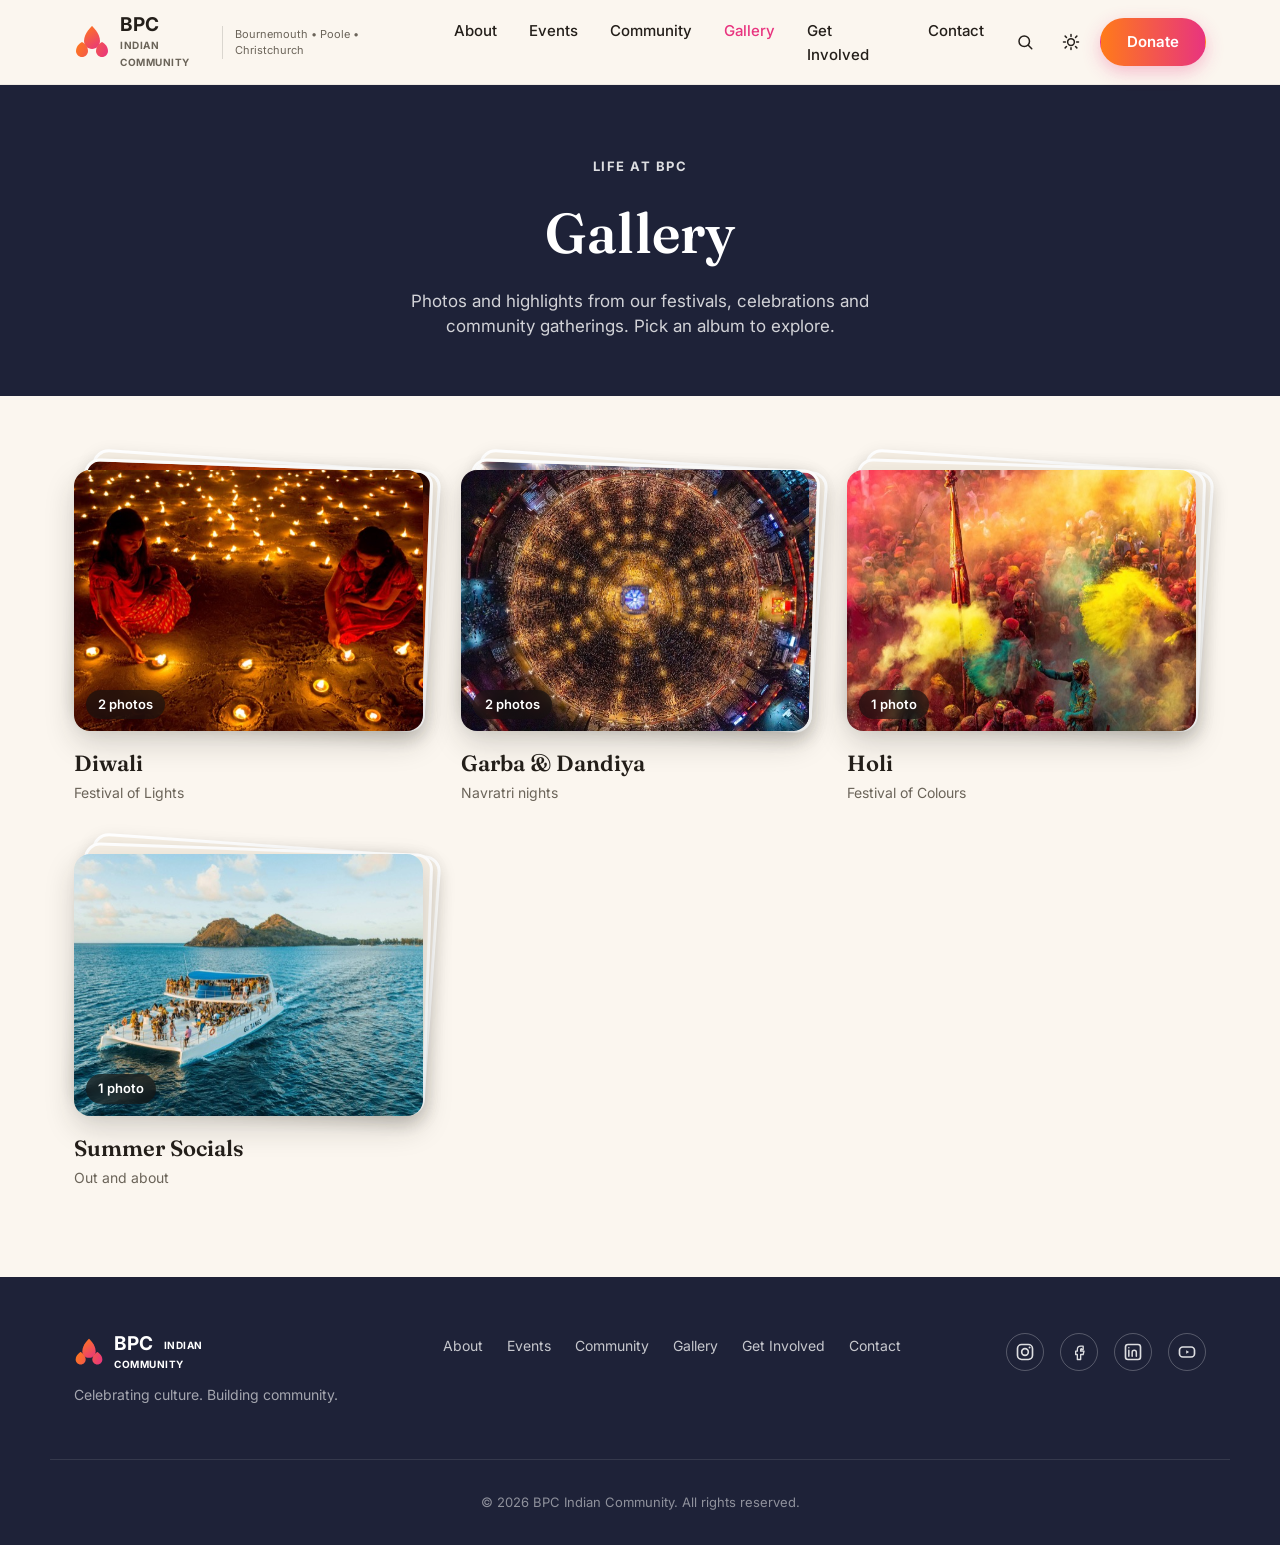
<file: classic/gallery.html>
<!doctype html>
<html lang="en-GB">
<head>
<meta name="robots" content="noindex">
<meta charset="UTF-8">
<meta name="viewport" content="width=device-width, initial-scale=1">
<title>Gallery — BPC Indian Community</title>

<!-- Google tag (gtag.js) — GA4 property: BPC Indian Community -->
<script async src="https://www.googletagmanager.com/gtag/js?id=G-W0NKQS6ZV1"></script>
<script>
  window.dataLayer = window.dataLayer || [];
  function gtag(){dataLayer.push(arguments);}
  gtag('js', new Date());
  gtag('config', 'G-W0NKQS6ZV1');
</script>

<link rel="preconnect" href="https://fonts.googleapis.com">
<link rel="preconnect" href="https://fonts.gstatic.com" crossorigin>
<link href="https://fonts.googleapis.com/css2?family=Fraunces:ital,wght@0,500;0,600;0,700;1,500&family=Inter:wght@400;500;600;700&display=swap" rel="stylesheet">
<meta name="theme-color" content="#1E2238">
<link rel="icon" type="image/png" sizes="32x32" href="../assets/icons/favicon-32.png">
<link rel="apple-touch-icon" href="../assets/icons/apple-touch-icon.png">
<meta name="apple-mobile-web-app-title" content="BPC">
<meta name="apple-mobile-web-app-status-bar-style" content="default">
<link rel="stylesheet" href="style.css">
<script>
  (function () {
    const stored = localStorage.getItem('bpc-theme');
    const theme = stored || (window.matchMedia('(prefers-color-scheme: dark)').matches ? 'dark' : 'light');
    document.documentElement.setAttribute('data-theme', theme);
  })();
</script>
</head>
<body>

  <!-- ===================== HEADER ===================== -->
  <header class="site-header">
    <div class="container header-inner">
      <a href="index.html" class="logo">
        <span class="logo-mark" aria-hidden="true">
          <svg width="36" height="36" viewBox="0 0 36 36" fill="none" xmlns="http://www.w3.org/2000/svg">
            <path d="M18 2C18 2 10 9 10 17c0 4.4 3.6 8 8 8s8-3.6 8-8C26 9 18 2 18 2Z" fill="url(#g1)"/>
            <path d="M8 18c0 0-6 3-6 9 0 3.3 2.7 6 6 6s6-2.7 6-6c0-6-6-9-6-9Z" fill="url(#g2)"/>
            <path d="M28 18c0 0 6 3 6 9 0 3.3-2.7 6-6 6s-6-2.7-6-6c0-6 6-9 6-9Z" fill="url(#g2)"/>
            <defs>
              <linearGradient id="g1" x1="10" y1="2" x2="26" y2="25" gradientUnits="userSpaceOnUse">
                <stop stop-color="#FF7A1A"/><stop offset="1" stop-color="#E8347F"/>
              </linearGradient>
              <linearGradient id="g2" x1="2" y1="18" x2="34" y2="33" gradientUnits="userSpaceOnUse">
                <stop stop-color="#FF7A1A"/><stop offset="1" stop-color="#E8347F"/>
              </linearGradient>
            </defs>
          </svg>
        </span>
        <span class="logo-text">
          <strong>BPC</strong> <span class="logo-sub1">INDIAN<br>COMMUNITY</span>
        </span>
        <span class="logo-tagline">Bournemouth • Poole • Christchurch</span>
      </a>

      <nav class="main-nav" aria-label="Primary" id="main-nav">
        <ul>
          <li><a href="about.html">About</a></li>
          <li><a href="events.html">Events</a></li>
          <li><a href="index.html#community">Community</a></li>
          <li><a href="gallery.html" class="is-current" aria-current="page">Gallery</a></li>
          <li><a href="index.html#get-involved">Get Involved</a></li>
          <li><a href="contact.html">Contact</a></li>
        </ul>
      </nav>

      <div class="header-actions">
        <button class="icon-btn" aria-label="Search">
          <svg width="18" height="18" viewBox="0 0 24 24" fill="none"><circle cx="11" cy="11" r="7" stroke="currentColor" stroke-width="2"/><path d="m21 21-4.3-4.3" stroke="currentColor" stroke-width="2" stroke-linecap="round"/></svg>
        </button>
        <button class="icon-btn theme-toggle" id="theme-toggle" aria-label="Toggle dark mode">
          <svg class="icon-sun" width="18" height="18" viewBox="0 0 24 24" fill="none"><circle cx="12" cy="12" r="4.5" stroke="currentColor" stroke-width="2"/><path d="M12 2v2.5M12 19.5V22M4.2 4.2l1.8 1.8M18 18l1.8 1.8M2 12h2.5M19.5 12H22M4.2 19.8 6 18M18 6l1.8-1.8" stroke="currentColor" stroke-width="2" stroke-linecap="round"/></svg>
          <svg class="icon-moon" width="18" height="18" viewBox="0 0 24 24" fill="none"><path d="M20 14.5A8.5 8.5 0 0 1 9.5 4a8.5 8.5 0 1 0 10.5 10.5Z" stroke="currentColor" stroke-width="2" stroke-linejoin="round"/></svg>
        </button>
        <a href="#donate" class="btn btn-primary">Donate</a>
        <button class="menu-toggle" aria-label="Open menu" aria-expanded="false" aria-controls="main-nav">
          <svg width="22" height="22" viewBox="0 0 24 24" fill="none"><path d="M4 7h16M4 12h16M4 17h16" stroke="currentColor" stroke-width="2" stroke-linecap="round"/></svg>
        </button>
      </div>
    </div>
  </header>

  <main>
    <!-- ===================== PAGE HERO ===================== -->
    <section class="page-hero">
      <div class="container">
        <p class="eyebrow eyebrow-light">Life at BPC</p>
        <h1 class="page-hero-title">Gallery</h1>
        <p class="page-hero-subtitle">
          Photos and highlights from our festivals, celebrations and community
          gatherings. Pick an album to explore.
        </p>
      </div>
    </section>

    <!-- ===================== ALBUMS =====================
         Albums are rendered from the ALBUMS list in the script below.
         Current photos are SAMPLE stock images (Wikimedia Commons / Unsplash)
         — replace with real BPC event photos (no identifiable faces).
         On the WordPress site this should come from a gallery plugin /
         media library folders rather than hand-written data. -->
    <section class="gallery-section">
      <div class="container">
        <div id="album-index">
          <ul class="album-grid" id="album-grid"></ul>
        </div>

        <div id="album-view" hidden>
          <a href="#" class="album-back">← All albums</a>
          <div class="album-head">
            <h2 class="section-title" id="album-title"></h2>
            <p class="album-meta" id="album-meta"></p>
            <p class="album-desc" id="album-desc"></p>
          </div>
          <ul class="photo-grid" id="photo-grid"></ul>
        </div>
      </div>
    </section>
  </main>

  <!-- ===================== LIGHTBOX ===================== -->
  <div class="lightbox" id="lightbox" hidden role="dialog" aria-modal="true" aria-label="Photo viewer">
    <button class="lb-btn lb-close" id="lb-close" aria-label="Close">×</button>
    <button class="lb-btn lb-prev" id="lb-prev" aria-label="Previous photo">‹</button>
    <figure class="lb-figure">
      <img id="lb-img" alt="">
      <figcaption id="lb-caption"></figcaption>
    </figure>
    <button class="lb-btn lb-next" id="lb-next" aria-label="Next photo">›</button>
  </div>

  <!-- ===================== FOOTER ===================== -->
  <footer class="site-footer" id="get-involved">
    <div class="container footer-inner">
      <div class="footer-brand">
        <a href="index.html" class="logo logo-footer">
          <span class="logo-mark" aria-hidden="true">
            <svg width="30" height="30" viewBox="0 0 36 36" fill="none" xmlns="http://www.w3.org/2000/svg">
              <path d="M18 2C18 2 10 9 10 17c0 4.4 3.6 8 8 8s8-3.6 8-8C26 9 18 2 18 2Z" fill="url(#g3)"/>
              <path d="M8 18c0 0-6 3-6 9 0 3.3 2.7 6 6 6s6-2.7 6-6c0-6-6-9-6-9Z" fill="url(#g4)"/>
              <path d="M28 18c0 0 6 3 6 9 0 3.3-2.7 6-6 6s-6-2.7-6-6c0-6 6-9 6-9Z" fill="url(#g4)"/>
              <defs>
                <linearGradient id="g3" x1="10" y1="2" x2="26" y2="25" gradientUnits="userSpaceOnUse">
                  <stop stop-color="#FF7A1A"/><stop offset="1" stop-color="#E8347F"/>
                </linearGradient>
                <linearGradient id="g4" x1="2" y1="18" x2="34" y2="33" gradientUnits="userSpaceOnUse">
                  <stop stop-color="#FF7A1A"/><stop offset="1" stop-color="#E8347F"/>
                </linearGradient>
              </defs>
            </svg>
          </span>
          <span class="logo-text">
            <strong>BPC</strong> <span class="logo-sub1">INDIAN<br>COMMUNITY</span>
          </span>
        </a>
        <p class="footer-tagline">Celebrating culture. Building community.</p>
      </div>

      <nav class="footer-nav" aria-label="Footer">
        <ul>
          <li><a href="about.html">About</a></li>
          <li><a href="events.html">Events</a></li>
          <li><a href="index.html#community">Community</a></li>
          <li><a href="gallery.html">Gallery</a></li>
          <li><a href="index.html#get-involved">Get Involved</a></li>
          <li><a href="contact.html">Contact</a></li>
        </ul>
      </nav>

      <div class="footer-social">
        <a href="#" aria-label="Instagram">
          <svg width="20" height="20" viewBox="0 0 24 24" fill="none"><rect x="3" y="3" width="18" height="18" rx="5" stroke="currentColor" stroke-width="2"/><circle cx="12" cy="12" r="4" stroke="currentColor" stroke-width="2"/><circle cx="17.5" cy="6.5" r="1.2" fill="currentColor"/></svg>
        </a>
        <a href="#" aria-label="Facebook">
          <svg width="20" height="20" viewBox="0 0 24 24" fill="none"><path d="M14 9h3V5h-3c-2.2 0-4 1.8-4 4v2H8v4h2v6h4v-6h3l1-4h-4V9c0-.6.4-1 1-1Z" stroke="currentColor" stroke-width="1.6" stroke-linejoin="round"/></svg>
        </a>
        <a href="#" aria-label="LinkedIn">
          <svg width="20" height="20" viewBox="0 0 24 24" fill="none"><rect x="3" y="3" width="18" height="18" rx="3" stroke="currentColor" stroke-width="2"/><path d="M7 10v7M7 7v.01M11 17v-4.5a2.5 2.5 0 0 1 5 0V17" stroke="currentColor" stroke-width="1.8" stroke-linecap="round"/></svg>
        </a>
        <a href="#" aria-label="YouTube">
          <svg width="20" height="20" viewBox="0 0 24 24" fill="none"><rect x="3" y="6" width="18" height="12" rx="4" stroke="currentColor" stroke-width="2"/><path d="M11 10v4l3.5-2L11 10Z" fill="currentColor"/></svg>
        </a>
      </div>
    </div>
    <div class="container footer-bottom">
      <p>© 2026 BPC Indian Community. All rights reserved.</p>
    </div>
  </footer>

  <script>
    const menuToggle = document.querySelector('.menu-toggle');
    const mainNav = document.getElementById('main-nav');
    menuToggle.addEventListener('click', () => {
      const isOpen = mainNav.classList.toggle('is-open');
      menuToggle.setAttribute('aria-expanded', String(isOpen));
      menuToggle.classList.toggle('is-active', isOpen);
    });
    mainNav.querySelectorAll('a').forEach(link => {
      link.addEventListener('click', () => {
        mainNav.classList.remove('is-open');
        menuToggle.setAttribute('aria-expanded', 'false');
        menuToggle.classList.remove('is-active');
      });
    });

    // Light/dark theme toggle — persisted in localStorage, applied to <html data-theme="...">
    const themeToggle = document.getElementById('theme-toggle');
    themeToggle.addEventListener('click', () => {
      const current = document.documentElement.getAttribute('data-theme') === 'dark' ? 'dark' : 'light';
      const next = current === 'dark' ? 'light' : 'dark';
      document.documentElement.setAttribute('data-theme', next);
      localStorage.setItem('bpc-theme', next);
    });

    // Gallery albums ("folders"). To add photos, drop the full image in assets/
    // and a ~640px copy in assets/thumbs/, then add an entry below.
    const ALBUMS = [
      {
        id: 'diwali',
        title: 'Diwali',
        date: 'Festival of Lights',
        desc: 'Diyas, lights and celebration as we mark Diwali together.',
        photos: [
          { file: 'diwali-2026-featured.jpg', alt: 'Rows of lit diya lamps', credit: 'Khokarahman / Wikimedia Commons (CC BY-SA 4.0)' },
          { file: 'event-diwali.jpg', alt: 'Diwali lamps glowing at night', credit: 'Pinakpani / Wikimedia Commons (CC BY-SA 4.0)' }
        ]
      },
      {
        id: 'garba-dandiya',
        title: 'Garba & Dandiya',
        date: 'Navratri nights',
        desc: 'Traditional Gujarati folk dance to celebrate Navratri.',
        photos: [
          { file: 'event-garba-dandiya.jpg', alt: 'Aerial view of a garba ground lit like a mandala', credit: 'Saurabh sirohiya / Wikimedia Commons (CC BY-SA 4.0)' },
          { file: 'collage-garba-festival.jpg', alt: 'Garba festival ground at night', credit: 'Saurabh sirohiya / Wikimedia Commons (CC BY-SA 4.0)' }
        ]
      },
      {
        id: 'holi',
        title: 'Holi',
        date: 'Festival of Colours',
        desc: 'Colour, music and dance at our biggest celebration of the year.',
        photos: [
          { file: 'hero-holi-colours.jpg', alt: 'Clouds of yellow, green and pink colour powder over a crowd', credit: 'Sachinghai09, edited by Radomianin / Wikimedia Commons (CC BY-SA 4.0)' }
        ]
      },
      {
        id: 'socials',
        title: 'Summer Socials',
        date: 'Out and about',
        desc: 'Boat parties, beach days and summer get-togethers.',
        photos: [
          { file: 'hero-boat-party.jpg', alt: 'Aerial view of a party catamaran at golden hour', credit: 'Omar Eagle / Unsplash' }
        ]
      }
    ];

    const albumIndex = document.getElementById('album-index');
    const albumView = document.getElementById('album-view');
    const photoGrid = document.getElementById('photo-grid');
    const countLabel = n => n + (n === 1 ? ' photo' : ' photos');

    document.getElementById('album-grid').innerHTML = ALBUMS.map(a => {
      // Two layers behind the cover; blank cards stand in when an album has fewer photos
      const layers = [2, 1].map(n => a.photos[n]
        ? `<img class="album-layer album-layer-${n}" src="assets/thumbs/${a.photos[n].file}" alt="" loading="lazy">`
        : `<span class="album-layer album-layer-${n} album-layer-blank"></span>`).join('');
      return `<li>
        <a class="album-card" href="#${a.id}">
          <span class="album-stack">
            ${layers}
            <img class="album-cover" src="assets/thumbs/${a.photos[0].file}" alt="" loading="lazy">
            <span class="album-count">${countLabel(a.photos.length)}</span>
          </span>
          <span class="album-info">
            <span class="album-name">${a.title}</span>
            <span class="album-sub">${a.date}</span>
          </span>
        </a>
      </li>`;
    }).join('');

    let current = null;

    function render(scroll) {
      const id = decodeURIComponent(location.hash.slice(1));
      current = ALBUMS.find(a => a.id === id) || null;
      albumIndex.hidden = !!current;
      albumView.hidden = !current;
      if (!current) return;
      document.getElementById('album-title').textContent = current.title;
      document.getElementById('album-meta').textContent = current.date + ' · ' + countLabel(current.photos.length);
      document.getElementById('album-desc').textContent = current.desc;
      photoGrid.innerHTML = current.photos.map((p, i) => `<li>
        <button class="photo-tile" data-index="${i}" aria-label="View photo: ${p.alt}">
          <img src="assets/thumbs/${p.file}" alt="${p.alt}" loading="lazy">
        </button>
      </li>`).join('');
      if (scroll) albumView.scrollIntoView({ block: 'start' });
    }
    window.addEventListener('hashchange', () => render(true));
    document.querySelector('.album-back').addEventListener('click', e => {
      e.preventDefault();
      history.pushState('', '', location.pathname);
      render();
    });
    render();

    // Lightbox
    const lightbox = document.getElementById('lightbox');
    const lbImg = document.getElementById('lb-img');
    const lbCaption = document.getElementById('lb-caption');
    let lbIndex = 0;

    function showPhoto(i) {
      const photos = current.photos;
      lbIndex = (i + photos.length) % photos.length;
      const p = photos[lbIndex];
      lbImg.src = 'assets/' + p.file;
      lbImg.alt = p.alt;
      lbCaption.textContent = `${lbIndex + 1} / ${photos.length} · Photo: ${p.credit}`;
      const multi = photos.length > 1;
      document.getElementById('lb-prev').hidden = !multi;
      document.getElementById('lb-next').hidden = !multi;
    }
    function closeLightbox() {
      lightbox.hidden = true;
      document.body.style.overflow = '';
    }
    photoGrid.addEventListener('click', e => {
      const tile = e.target.closest('.photo-tile');
      if (!tile) return;
      showPhoto(Number(tile.dataset.index));
      lightbox.hidden = false;
      document.body.style.overflow = 'hidden';
      document.getElementById('lb-close').focus();
    });
    document.getElementById('lb-close').addEventListener('click', closeLightbox);
    document.getElementById('lb-prev').addEventListener('click', () => showPhoto(lbIndex - 1));
    document.getElementById('lb-next').addEventListener('click', () => showPhoto(lbIndex + 1));
    lightbox.addEventListener('click', e => { if (e.target === lightbox) closeLightbox(); });
    document.addEventListener('keydown', e => {
      if (lightbox.hidden) return;
      if (e.key === 'Escape') closeLightbox();
      if (e.key === 'ArrowLeft' && current.photos.length > 1) showPhoto(lbIndex - 1);
      if (e.key === 'ArrowRight' && current.photos.length > 1) showPhoto(lbIndex + 1);
    });
  </script>
</body>
</html>
</file>
<file: style.css>
/* =========================================================
   BPC Indian Community — Homepage Redesign Prototype
   Static HTML/CSS mockup matching design-reference/homepage-mockup.png
   ========================================================= */

:root {
  --ivory: #FBF7F0;
  --ivory-soft: #F4EEE2;
  --charcoal: #22201C;
  --navy: #141A4A;              /* deep Ashoka-chakra navy */
  --saffron: #FF9933;           /* flag saffron — decorative / on dark backgrounds */
  --green: #138808;             /* flag India green */
  --accent: #0F7A0B;            /* text-safe green for links, eyebrows, highlights */
  --accent-rgb: 15, 122, 11;
  --gradient-accent: linear-gradient(90deg, #EC7811, #CF5A08);   /* saffron buttons (white text) */
  --saffron-shadow-rgb: 214, 98, 10;
  --tricolour: linear-gradient(90deg, var(--saffron) 0 33.34%, #FFFFFF 33.34% 66.67%, var(--green) 66.67% 100%);
  --text-muted: #6B6459;
  --radius-pill: 999px;
  --radius-card: 20px;
  --font-display: "Fraunces", Georgia, serif;
  --font-body: "Inter", -apple-system, BlinkMacSystemFont, "Segoe UI", sans-serif;
  --container-width: 1180px;

  /* Theme-aware surface/hairline tokens (redefined under [data-theme="dark"]) */
  --surface: #FFFFFF;
  --header-bg: rgba(251, 247, 240, 0.92);
  --hairline-rgb: 34, 32, 28;
  --shadow-rgb: 34, 32, 28;
}

[data-theme="dark"] {
  --ivory: #12141F;
  --ivory-soft: #1B1E2C;
  --charcoal: #F3EFE8;
  --navy: #0A0D26;
  --accent: #5CC86A;
  --accent-rgb: 92, 200, 106;
  --text-muted: #A6A099;
  --surface: #1C1F2D;
  --header-bg: rgba(18, 20, 31, 0.88);
  --hairline-rgb: 255, 255, 255;
  --shadow-rgb: 0, 0, 0;
}

* { box-sizing: border-box; }

html { scroll-behavior: smooth; }

body {
  margin: 0;
  font-family: var(--font-body);
  color: var(--charcoal);
  background: var(--ivory);
  line-height: 1.5;
  transition: background 0.2s ease, color 0.2s ease;
}

img { max-width: 100%; display: block; }

a { color: inherit; text-decoration: none; }

.container {
  max-width: var(--container-width);
  margin: 0 auto;
  padding: 0 24px;
}

/* Placeholder image blocks — swap with real BPC photography later.
   Each shows a label describing what should go here. */
.placeholder-img {
  position: relative;
  background: linear-gradient(160deg, #FFE2C4 0%, #FFFFFF 50%, #D6EFD2 100%);
  display: flex;
  align-items: center;
  justify-content: center;
  overflow: hidden;
}
.placeholder-img::before {
  content: attr(data-label);
  font-family: var(--font-body);
  font-size: 14px;
  font-weight: 600;
  color: rgba(36, 31, 26, 0.55);
  text-align: center;
  padding: 12px 20px;
  background: rgba(255, 255, 255, 0.55);
  border-radius: 10px;
  max-width: 80%;
}

/* -------------------- Buttons -------------------- */
.btn {
  display: inline-flex;
  align-items: center;
  gap: 6px;
  padding: 12px 26px;
  border-radius: var(--radius-pill);
  font-weight: 600;
  font-size: 15px;
  border: 1.5px solid transparent;
  cursor: pointer;
  transition: transform 0.15s ease, box-shadow 0.15s ease, background 0.15s ease;
  white-space: nowrap;
}
.btn:hover { transform: translateY(-1px); }

.btn-primary {
  background: var(--gradient-accent);
  color: #fff;
  box-shadow: 0 6px 18px rgba(var(--saffron-shadow-rgb), 0.3);
}
.btn-primary:hover { box-shadow: 0 8px 22px rgba(var(--saffron-shadow-rgb), 0.4); }

.btn-outline {
  background: transparent;
  border-color: var(--accent);
  color: var(--accent);
}
.btn-outline:hover { background: rgba(var(--accent-rgb), 0.08); }

.btn-outline-light {
  background: transparent;
  border-color: rgba(255, 255, 255, 0.8);
  color: #fff;
}
.btn-outline-light:hover { background: rgba(255, 255, 255, 0.12); }

.btn-lg { padding: 14px 30px; font-size: 16px; }

.icon-btn {
  background: none;
  border: none;
  cursor: pointer;
  color: var(--charcoal);
  display: flex;
  align-items: center;
  padding: 8px;
}

/* Theme toggle button: shows sun in light mode (click → go dark),
   moon in dark mode (click → go light). */
.theme-toggle .icon-moon { display: none; }
[data-theme="dark"] .theme-toggle .icon-sun { display: none; }
[data-theme="dark"] .theme-toggle .icon-moon { display: block; }

/* -------------------- Header -------------------- */
.site-header {
  position: sticky;
  top: 0;
  z-index: 50;
  background: var(--header-bg);
  backdrop-filter: blur(8px);
  border-bottom: 1px solid rgba(var(--hairline-rgb), 0.06);
}

.header-inner {
  position: relative;
  display: flex;
  align-items: center;
  justify-content: space-between;
  gap: 24px;
  padding-top: 14px;
  padding-bottom: 14px;
}

.logo {
  display: flex;
  align-items: center;
  gap: 10px;
}
.logo-mark { line-height: 0; flex-shrink: 0; }
.logo-text {
  font-size: 15px;
  line-height: 1.15;
}
.logo-text strong {
  font-size: 19px;
  letter-spacing: 0.5px;
  margin-right: 6px;
}
.logo-sub1 {
  font-size: 10px;
  font-weight: 700;
  letter-spacing: 0.5px;
  color: var(--text-muted);
  vertical-align: middle;
}
.logo-tagline {
  display: none;
  font-size: 11px;
  color: var(--text-muted);
  border-left: 1px solid rgba(var(--hairline-rgb), 0.15);
  padding-left: 12px;
  margin-left: 4px;
}
@media (min-width: 900px) {
  .logo-tagline { display: inline-block; }
}

.main-nav ul {
  display: none;
  list-style: none;
  margin: 0;
  padding: 0;
  gap: 32px;
}
.main-nav a {
  font-size: 15px;
  font-weight: 500;
  color: var(--charcoal);
  transition: color 0.15s ease;
}
.main-nav a:hover { color: var(--accent); }
@media (min-width: 900px) {
  .main-nav ul { display: flex; }
}

/* Mobile nav dropdown + hamburger toggle */
.menu-toggle {
  display: inline-flex;
  align-items: center;
  justify-content: center;
  width: 40px;
  height: 40px;
  border-radius: 50%;
  border: none;
  background: none;
  color: var(--charcoal);
  cursor: pointer;
}
@media (min-width: 900px) {
  .menu-toggle { display: none; }
}
.menu-toggle svg { transition: transform 0.2s ease; }
.menu-toggle.is-active svg { transform: rotate(90deg); }

@media (max-width: 899px) {
  .main-nav {
    position: absolute;
    top: 100%;
    left: 0;
    right: 0;
    background: var(--ivory);
    border-bottom: 1px solid rgba(var(--hairline-rgb), 0.08);
    box-shadow: 0 12px 24px rgba(var(--shadow-rgb), 0.08);
    max-height: 0;
    overflow: hidden;
    transition: max-height 0.25s ease;
  }
  .main-nav.is-open { max-height: 320px; }
  .main-nav ul {
    display: flex;
    flex-direction: column;
    gap: 0;
    padding: 8px 24px 16px;
  }
  .main-nav li { border-top: 1px solid rgba(var(--hairline-rgb), 0.06); }
  .main-nav a { display: block; padding: 14px 4px; }
}

.header-actions {
  display: flex;
  align-items: center;
  gap: 12px;
}

/* -------------------- Hero -------------------- */
.hero {
  position: relative;
  min-height: 640px;
  display: flex;
  align-items: center;
  overflow: hidden;
}
.hero-media {
  position: absolute;
  inset: 0;
}
.hero-overlay {
  position: absolute;
  inset: 0;
  background: linear-gradient(90deg, rgba(10, 14, 40, 0.74) 0%, rgba(10, 14, 40, 0.45) 45%, rgba(10, 14, 40, 0.1) 75%);
}
.hero-content {
  position: relative;
  z-index: 2;
  padding-top: 90px;
  padding-bottom: 90px;
  max-width: 640px;
}
.eyebrow {
  font-size: 13px;
  font-weight: 700;
  letter-spacing: 1.5px;
  text-transform: uppercase;
  color: var(--accent);
  margin: 0 0 14px;
}
.eyebrow-light { color: rgba(255,255,255,0.85); }

.hero-title {
  font-family: var(--font-display);
  font-weight: 600;
  font-size: clamp(38px, 6vw, 58px);
  line-height: 1.08;
  color: #fff;
  margin: 0 0 20px;
}
.accent-text {
  color: var(--saffron);
  font-weight: 700;
  font-style: italic;
}
.hero-subtitle {
  font-size: 17px;
  color: rgba(255,255,255,0.92);
  max-width: 480px;
  margin: 0 0 32px;
}
.hero-ctas {
  display: flex;
  flex-wrap: wrap;
  gap: 16px;
}
.hero-pause {
  position: absolute;
  bottom: 24px;
  right: 24px;
  z-index: 3;
  width: 40px;
  height: 40px;
  border-radius: 50%;
  border: 1.5px solid rgba(255,255,255,0.7);
  background: rgba(0,0,0,0.25);
  color: #fff;
  display: flex;
  align-items: center;
  justify-content: center;
  cursor: pointer;
}

/* -------------------- Hero Slideshow -------------------- */
.hero-slide {
  position: absolute;
  inset: 0;
  background-size: cover;
  background-position: center;
  opacity: 0;
  transition: opacity 1.2s ease;
}
.hero-slide.is-active { opacity: 1; }
.hero-slide-credit {
  position: absolute;
  right: 16px;
  bottom: 16px;
  z-index: 2;
  font-size: 11px;
  line-height: 1.3;
  color: rgba(255,255,255,0.85);
  background: rgba(0, 0, 0, 0.35);
  padding: 4px 8px;
  border-radius: 6px;
}
.hero-slide-collage { background: none; }
.hero-collage {
  position: absolute;
  inset: 0;
  display: grid;
  grid-template-columns: 1fr 1fr;
  grid-template-rows: 1fr 1fr;
  gap: 2px;
}
.hero-collage div {
  background-size: cover;
  background-position: center;
}
.hero-dots {
  position: absolute;
  bottom: 26px;
  left: 50%;
  transform: translateX(-50%);
  z-index: 3;
  display: flex;
  gap: 10px;
}
@media (min-width: 760px) {
  .hero-dots { left: 24px; transform: none; }
}
.hero-dot {
  width: 9px;
  height: 9px;
  border-radius: 50%;
  border: 1.5px solid rgba(255,255,255,0.8);
  background: rgba(255,255,255,0.25);
  padding: 0;
  cursor: pointer;
}
.hero-dot.is-active { background: #fff; }

/* -------------------- Section titles -------------------- */
.section-title {
  font-family: var(--font-display);
  font-weight: 600;
  font-size: clamp(28px, 3.5vw, 38px);
  margin: 0 0 16px;
}
.section-title.center { text-align: center; margin-bottom: 48px; }

/* -------------------- What We Do -------------------- */
.what-we-do {
  padding: 80px 0;
  background: var(--ivory);
}
.wwd-grid {
  display: grid;
  grid-template-columns: repeat(2, 1fr);
  gap: 36px 24px;
  text-align: center;
}
@media (min-width: 720px) {
  .wwd-grid { grid-template-columns: repeat(5, 1fr); }
}
.wwd-icon {
  display: inline-flex;
  align-items: center;
  justify-content: center;
  width: 64px;
  height: 64px;
  border-radius: 50%;
  background: var(--ivory-soft);
  font-size: 28px;
  margin-bottom: 16px;
}
.wwd-item h3 {
  font-size: 17px;
  margin: 0 0 6px;
}
.wwd-item p {
  font-size: 14px;
  color: var(--text-muted);
  margin: 0;
}

/* -------------------- Featured Event -------------------- */
.featured-event { padding: 0 0 80px; }
.fe-card {
  display: grid;
  grid-template-columns: 1fr;
  background: var(--surface);
  border-radius: var(--radius-card);
  overflow: hidden;
  box-shadow: 0 20px 50px rgba(var(--shadow-rgb), 0.08);
  transition: transform 0.2s ease, box-shadow 0.2s ease;
}
.fe-card-link { display: grid; }
.fe-card-link:hover,
.fe-card-link:focus-visible {
  transform: translateY(-3px);
  box-shadow: 0 26px 60px rgba(var(--shadow-rgb), 0.14);
}
@media (min-width: 760px) {
  .fe-card { grid-template-columns: 1fr 1fr; }
}
.fe-media { position: relative; min-height: 260px; overflow: hidden; }
.fe-media img {
  width: 100%;
  height: 100%;
  min-height: 260px;
  object-fit: cover;
  display: block;
}
.fe-media-credit {
  position: absolute;
  right: 10px;
  bottom: 10px;
  font-size: 11px;
  line-height: 1.3;
  color: #fff;
  background: rgba(0, 0, 0, 0.45);
  padding: 4px 8px;
  border-radius: 6px;
}
.fe-content {
  padding: 40px;
  display: flex;
  flex-direction: column;
  justify-content: center;
}
.fe-title {
  font-family: var(--font-display);
  font-weight: 600;
  font-size: 30px;
  line-height: 1.15;
  margin: 0 0 16px;
}
.fe-meta {
  list-style: none;
  display: flex;
  gap: 24px;
  margin: 0 0 18px;
  padding: 0;
  color: var(--text-muted);
  font-size: 14px;
}
.fe-meta li { display: flex; align-items: center; gap: 6px; }
.fe-desc { color: var(--text-muted); margin: 0 0 24px; max-width: 420px; }

/* -------------------- Mission -------------------- */
.mission { padding: 0 0 100px; }
.mission-grid {
  display: grid;
  grid-template-columns: 1fr;
  gap: 40px;
  align-items: center;
}
@media (min-width: 760px) {
  .mission-grid { grid-template-columns: 1fr 1fr; gap: 60px; }
}
.mission-media {
  min-height: 320px;
  border-radius: var(--radius-card);
}
.mission-content p { color: var(--text-muted); max-width: 460px; }

/* -------------------- Footer -------------------- */
.site-footer {
  background: var(--navy);
  color: rgba(255,255,255,0.85);
  padding: 56px 0 0;
}
.footer-inner {
  display: flex;
  flex-wrap: wrap;
  gap: 40px;
  justify-content: space-between;
  padding-bottom: 40px;
  border-bottom: 1px solid rgba(255,255,255,0.1);
}
.footer-brand .logo-text,
.footer-brand .logo-sub1 { color: #fff; }
.footer-tagline {
  margin-top: 12px;
  font-size: 14px;
  color: rgba(255,255,255,0.6);
}
.footer-nav ul {
  list-style: none;
  display: flex;
  flex-wrap: wrap;
  gap: 24px;
  margin: 0;
  padding: 0;
}
.footer-nav a {
  font-size: 14px;
  color: rgba(255,255,255,0.75);
}
.footer-nav a:hover { color: #fff; }
.footer-social {
  display: flex;
  gap: 16px;
}
.footer-social a {
  width: 38px;
  height: 38px;
  border-radius: 50%;
  border: 1px solid rgba(255,255,255,0.25);
  display: flex;
  align-items: center;
  justify-content: center;
  color: rgba(255,255,255,0.85);
}
.footer-social a:hover { background: rgba(255,255,255,0.1); }
.footer-bottom {
  padding: 20px 24px;
  font-size: 13px;
  color: rgba(255,255,255,0.5);
  text-align: center;
}

/* -------------------- Nav current-page state -------------------- */
.main-nav a.is-current { color: var(--accent); }

/* =========================================================
   CONTACT PAGE
   ========================================================= */

/* -------------------- Page hero (shared banner style) -------------------- */
.page-hero {
  background: var(--navy);
  color: #fff;
  padding: 72px 0 56px;
  text-align: center;
}
.page-hero-title {
  font-family: var(--font-display);
  font-size: clamp(36px, 6vw, 56px);
  font-weight: 600;
  margin: 10px 0 14px;
}
.page-hero-subtitle {
  color: rgba(255,255,255,0.8);
  max-width: 520px;
  margin: 0 auto;
  font-size: 17px;
}

/* -------------------- Contact layout -------------------- */
.contact-section { padding: 72px 0 0; }
.contact-grid {
  display: grid;
  grid-template-columns: 1fr;
  gap: 56px;
  padding-bottom: 72px;
}
@media (min-width: 860px) {
  .contact-grid { grid-template-columns: 1.3fr 1fr; gap: 72px; }
}

.contact-form-intro {
  color: var(--text-muted);
  margin: -8px 0 28px;
  max-width: 460px;
}

/* Form */
.contact-form { display: flex; flex-direction: column; gap: 20px; }
.form-row {
  display: grid;
  grid-template-columns: 1fr;
  gap: 20px;
}
@media (min-width: 540px) {
  .form-row { grid-template-columns: 1fr 1fr; }
}
.form-field { display: flex; flex-direction: column; gap: 8px; }
.form-field-full { width: 100%; }
.form-field label {
  font-size: 14px;
  font-weight: 600;
}
.form-field .optional {
  font-weight: 400;
  color: var(--text-muted);
}
.form-field input,
.form-field select,
.form-field textarea {
  font-family: var(--font-body);
  font-size: 15px;
  padding: 12px 16px;
  border: 1.5px solid rgba(var(--hairline-rgb), 0.15);
  border-radius: 12px;
  background: var(--surface);
  color: var(--charcoal);
  transition: border-color 0.15s ease, box-shadow 0.15s ease;
}
.form-field textarea { resize: vertical; min-height: 140px; font-family: var(--font-body); }
.form-field input:focus,
.form-field select:focus,
.form-field textarea:focus {
  outline: none;
  border-color: var(--accent);
  box-shadow: 0 0 0 3px rgba(var(--accent-rgb), 0.12);
}
.contact-form .btn { align-self: flex-start; margin-top: 6px; }
.contact-form .btn:disabled { opacity: 0.7; cursor: progress; transform: none; }
.form-honeypot { position: absolute; left: -9999px; width: 1px; height: 1px; opacity: 0; }
.form-status {
  margin: 0;
  padding: 12px 16px;
  border-radius: 12px;
  font-size: 14px;
  font-weight: 500;
}
.form-status.is-success { background: rgba(var(--accent-rgb), 0.1); color: var(--accent); }
.form-status.is-error { background: rgba(200, 40, 40, 0.1); color: #B42318; }
[data-theme="dark"] .form-status.is-error { color: #FF8A80; }

/* Info sidebar */
.contact-info { padding-top: 4px; }
.info-list {
  list-style: none;
  margin: 0 0 32px;
  padding: 0;
  display: flex;
  flex-direction: column;
  gap: 24px;
}
.info-list li {
  display: flex;
  align-items: flex-start;
  gap: 16px;
}
.info-icon {
  flex-shrink: 0;
  width: 44px;
  height: 44px;
  border-radius: 50%;
  background: var(--ivory-soft);
  color: var(--accent);
  display: flex;
  align-items: center;
  justify-content: center;
}
.info-list strong { display: block; margin-bottom: 4px; font-size: 15px; }
.info-list p { margin: 0; color: var(--text-muted); line-height: 1.5; }
.info-list p a { color: var(--charcoal); font-weight: 600; }
.info-list p a:hover { color: var(--accent); }

.info-social strong { display: block; margin-bottom: 12px; font-size: 15px; }
.contact-social a { color: var(--charcoal); border-color: rgba(var(--hairline-rgb), 0.15); }
.contact-social a:hover { background: var(--ivory-soft); }

/* Map */
.contact-map {
  min-height: 320px;
  border-radius: var(--radius-card);
  margin-bottom: 80px;
}

/* =========================================================
   UPCOMING EVENTS (homepage row + events page)
   ========================================================= */

/* Small tag marking content that still needs real BPC details */
.placeholder-tag,
.featured-tag,
.event-cat {
  display: inline-block;
  font-size: 11px;
  font-weight: 700;
  letter-spacing: 0.5px;
  text-transform: uppercase;
  padding: 3px 8px;
  border-radius: var(--radius-pill);
}
.placeholder-tag {
  color: var(--text-muted);
  border: 1px dashed rgba(var(--hairline-rgb), 0.3);
}
.featured-tag {
  color: #fff;
  background: var(--gradient-accent);
}
.event-cat {
  color: var(--accent);
  background: rgba(var(--accent-rgb), 0.1);
}

/* -------------------- Homepage: more upcoming events -------------------- */
.upcoming { margin-top: 48px; }
.upcoming-head {
  display: flex;
  flex-wrap: wrap;
  align-items: baseline;
  justify-content: space-between;
  gap: 8px 24px;
  margin-bottom: 20px;
}
.upcoming-title {
  font-family: var(--font-display);
  font-weight: 600;
  font-size: 24px;
  margin: 0;
}
.upcoming-all {
  font-weight: 600;
  font-size: 15px;
  color: var(--accent);
}
.upcoming-all:hover { text-decoration: underline; }

.event-grid {
  display: grid;
  grid-template-columns: 1fr;
  gap: 20px;
}
@media (min-width: 640px) {
  .event-grid { grid-template-columns: repeat(3, 1fr); }
}
.event-card {
  display: flex;
  flex-direction: column;
  background: var(--surface);
  border-radius: var(--radius-card);
  overflow: hidden;
  box-shadow: 0 10px 30px rgba(var(--shadow-rgb), 0.06);
  transition: transform 0.2s ease, box-shadow 0.2s ease;
}
.event-card:hover,
.event-card:focus-visible {
  transform: translateY(-3px);
  box-shadow: 0 18px 40px rgba(var(--shadow-rgb), 0.12);
}
.event-card-media { aspect-ratio: 16 / 9; }
.event-date {
  position: absolute;
  top: 12px;
  left: 12px;
  display: flex;
  flex-direction: column;
  align-items: center;
  min-width: 52px;
  padding: 6px 8px;
  border-radius: 12px;
  background: #fff;
  color: var(--accent);
  font-size: 12px;
  font-weight: 700;
  text-transform: uppercase;
  line-height: 1.1;
  box-shadow: 0 4px 12px rgba(0, 0, 0, 0.12);
}
.event-date strong {
  font-family: var(--font-display);
  font-size: 22px;
  color: #241F1A;
}
.event-card-body { padding: 16px 20px 20px; }
.event-card-title {
  font-size: 17px;
  margin: 10px 0 4px;
}
.event-card-meta {
  font-size: 14px;
  color: var(--text-muted);
  margin: 0;
}

/* -------------------- Events page -------------------- */
.events-section { padding: 64px 0 88px; }
.events-container { max-width: 920px; }
.events-year {
  font-family: var(--font-display);
  font-weight: 600;
  font-size: 22px;
  color: var(--text-muted);
  margin: 0 0 16px;
  padding-bottom: 8px;
  border-bottom: 1px solid rgba(var(--hairline-rgb), 0.1);
}
.event-list {
  list-style: none;
  margin: 0 0 48px;
  padding: 0;
  display: flex;
  flex-direction: column;
  gap: 16px;
}
.event-row {
  display: grid;
  grid-template-columns: auto 1fr;
  gap: 20px;
  padding: 24px;
  background: var(--surface);
  border-radius: var(--radius-card);
  box-shadow: 0 10px 30px rgba(var(--shadow-rgb), 0.05);
}
.event-row-featured { box-shadow: 0 0 0 2px var(--accent), 0 14px 36px rgba(var(--accent-rgb), 0.12); }
.event-row-date {
  display: flex;
  flex-direction: column;
  align-items: center;
  justify-content: center;
  width: 72px;
  height: 80px;
  border-radius: 14px;
  background: var(--ivory-soft);
  line-height: 1.1;
}
.er-mon {
  font-size: 12px;
  font-weight: 700;
  text-transform: uppercase;
  color: var(--accent);
}
.er-day {
  font-family: var(--font-display);
  font-size: 30px;
  font-weight: 600;
}
.er-wd { font-size: 12px; color: var(--text-muted); }
.event-row-tags {
  display: flex;
  flex-wrap: wrap;
  gap: 8px;
  margin: 0 0 8px;
}
.event-row-title {
  font-family: var(--font-display);
  font-weight: 600;
  font-size: 22px;
  line-height: 1.2;
  margin: 0 0 10px;
}
.event-row-meta {
  flex-wrap: wrap;
  gap: 6px 20px;
  margin-bottom: 10px;
}
.event-row-desc {
  color: var(--text-muted);
  margin: 0;
  font-size: 15px;
}
.event-row-action { grid-column: 2; }
@media (min-width: 760px) {
  .event-row { grid-template-columns: auto 1fr auto; align-items: center; gap: 28px; }
  .event-row-action { grid-column: auto; }
}

.past-events {
  text-align: center;
  padding: 48px 24px;
  border-radius: var(--radius-card);
  background: var(--ivory-soft);
}
.past-events p { color: var(--text-muted); margin: 0 0 24px; }

/* Real photo in a homepage event card (instead of the placeholder block) */
.event-card-media { position: relative; overflow: hidden; }
.event-card-media img {
  width: 100%;
  height: 100%;
  object-fit: cover;
}
.event-card-media .fe-media-credit { font-size: 10px; }

/* Multi-day events: shrink the date so "16–18" fits the date block */
.er-day-range { font-size: 22px; }

/* Homepage card: category tag sits where the placeholder tag would */
.event-card-body .event-cat { margin-bottom: 0; }
.event-card-meta + .event-card-meta { margin-top: 2px; }

/* Per-day times for multi-day events */
.event-schedule {
  list-style: none;
  display: flex;
  flex-wrap: wrap;
  gap: 8px;
  margin: 0 0 12px;
  padding: 0;
}
.event-schedule li {
  font-size: 13px;
  padding: 5px 10px;
  border-radius: 10px;
  background: var(--ivory-soft);
  color: var(--text-muted);
}
.event-schedule strong { color: var(--charcoal); margin-right: 4px; }
.fe-meta svg { flex-shrink: 0; }

/* Four homepage event cards: 2×2 on tablets, one row on desktop */
@media (min-width: 640px) {
  .event-grid { grid-template-columns: repeat(2, 1fr); }
}
@media (min-width: 1000px) {
  .event-grid { grid-template-columns: repeat(4, 1fr); }
}

/* Keep the featured event clear of the sticky header when jumped to via #events */
.featured-event { scroll-margin-top: 100px; }

/* -------------------- Gallery page -------------------- */
.gallery-section { padding: 64px 0 88px; }

/* Album "folders": cover photo with two offset photos stacked behind it */
.album-grid {
  list-style: none;
  margin: 0;
  padding: 0;
  display: grid;
  grid-template-columns: 1fr;
  gap: 40px 28px;
}
@media (min-width: 560px) { .album-grid { grid-template-columns: repeat(2, 1fr); } }
@media (min-width: 960px) { .album-grid { grid-template-columns: repeat(3, 1fr); } }

.album-card { display: block; }
.album-stack {
  position: relative;
  display: block;
  aspect-ratio: 4 / 3;
  margin: 10px 10px 0 0;
}
.album-stack img,
.album-layer-blank {
  position: absolute;
  inset: 0;
  width: 100%;
  height: 100%;
  object-fit: cover;
  border-radius: 16px;
  transition: transform 0.25s ease;
}
.album-cover { box-shadow: 0 12px 30px rgba(var(--shadow-rgb), 0.18); }
.album-layer {
  border: 3px solid var(--surface);
  box-shadow: 0 6px 18px rgba(var(--shadow-rgb), 0.12);
}
.album-layer-blank { display: block; background: var(--ivory-soft); }
.album-layer-1 { transform: translate(6px, -6px) rotate(2deg); }
.album-layer-2 { transform: translate(10px, -10px) rotate(4deg); }
.album-card:hover .album-cover { transform: translateY(-4px); }
.album-card:hover .album-layer-1 { transform: translate(12px, -10px) rotate(4deg); }
.album-card:hover .album-layer-2 { transform: translate(20px, -14px) rotate(8deg); }
.album-count {
  position: absolute;
  left: 12px;
  bottom: 12px;
  padding: 5px 12px;
  border-radius: var(--radius-pill);
  background: rgba(20, 18, 16, 0.65);
  color: #fff;
  font-size: 13px;
  font-weight: 600;
  backdrop-filter: blur(6px);
}
.album-info { display: block; margin-top: 16px; }
.album-name {
  display: block;
  font-family: var(--font-display);
  font-weight: 600;
  font-size: 22px;
}
.album-sub { font-size: 14px; color: var(--text-muted); }
.album-card:focus-visible { outline: 3px solid var(--accent); outline-offset: 6px; border-radius: 16px; }

/* Open album */
.album-back {
  display: inline-block;
  font-weight: 600;
  color: var(--accent);
  margin-bottom: 20px;
}
#album-view { scroll-margin-top: 100px; }
.album-head { margin-bottom: 28px; }
.album-head .section-title { margin: 0 0 6px; }
.album-meta { margin: 0 0 8px; font-size: 14px; font-weight: 600; color: var(--accent); }
.album-desc { margin: 0; color: var(--text-muted); max-width: 560px; }

.photo-grid {
  list-style: none;
  margin: 0;
  padding: 0;
  display: grid;
  grid-template-columns: repeat(2, 1fr);
  gap: 12px;
}
@media (min-width: 760px) { .photo-grid { grid-template-columns: repeat(3, 1fr); gap: 16px; } }
.photo-tile {
  display: block;
  width: 100%;
  aspect-ratio: 1;
  padding: 0;
  border: 0;
  border-radius: 14px;
  overflow: hidden;
  cursor: zoom-in;
  background: var(--ivory-soft);
}
.photo-tile img {
  width: 100%;
  height: 100%;
  object-fit: cover;
  transition: transform 0.3s ease;
}
.photo-tile:hover img { transform: scale(1.04); }
.photo-tile:focus-visible { outline: 3px solid var(--accent); outline-offset: 3px; }

/* Lightbox */
.lightbox {
  position: fixed;
  inset: 0;
  z-index: 200;
  display: flex;
  align-items: center;
  justify-content: center;
  padding: 56px 16px;
  background: rgba(10, 10, 14, 0.92);
}
.lightbox[hidden] { display: none; }
.lb-figure { margin: 0; text-align: center; }
.lb-figure img {
  max-width: min(1200px, 100%);
  max-height: calc(100vh - 140px);
  margin: 0 auto;
  border-radius: 10px;
}
.lb-figure figcaption { margin-top: 12px; color: rgba(255,255,255,0.75); font-size: 13px; }
.lb-btn {
  position: absolute;
  width: 48px;
  height: 48px;
  border: 0;
  border-radius: 50%;
  background: rgba(255,255,255,0.12);
  color: #fff;
  font-size: 30px;
  line-height: 1;
  cursor: pointer;
}
.lb-btn:hover { background: rgba(255,255,255,0.24); }
.lb-btn[hidden] { display: none; }
.lb-close { top: 16px; right: 16px; }
.lb-prev { left: 16px; top: 50%; transform: translateY(-50%); }
.lb-next { right: 16px; top: 50%; transform: translateY(-50%); }
@media (max-width: 640px) {
  .lb-prev, .lb-next { top: auto; bottom: 16px; transform: none; }
}

/* -------------------- About page -------------------- */
.eyebrow.center { text-align: center; }

.about-intro { padding: 80px 0 40px; }
.about-intro-grid {
  display: grid;
  grid-template-columns: 1fr;
  gap: 8px 60px;
}
@media (min-width: 860px) {
  .about-intro-grid { grid-template-columns: 1fr 1.3fr; }
}
.about-lead {
  font-family: var(--font-display);
  font-size: 22px;
  line-height: 1.4;
  margin: 0 0 16px;
}
.about-intro-text p:not(.about-lead) { color: var(--text-muted); margin: 0; }

.about-story { padding: 40px 0; }
.about-story-inner {
  max-width: 760px;
  margin: 0 auto;
  padding: 48px 24px;
  border-radius: var(--radius-card);
  background: var(--ivory-soft);
  text-align: center;
}
.about-story-inner p:last-child { color: var(--text-muted); margin: 0; font-size: 17px; }

.about-values { padding: 80px 0 40px; }
.values-grid {
  display: grid;
  grid-template-columns: 1fr;
  gap: 20px;
}
@media (min-width: 600px) { .values-grid { grid-template-columns: repeat(2, 1fr); } }
@media (min-width: 1000px) { .values-grid { grid-template-columns: repeat(4, 1fr); } }
.value-card {
  padding: 28px 24px;
  border-radius: var(--radius-card);
  background: var(--surface);
  box-shadow: 0 10px 30px rgba(var(--shadow-rgb), 0.05);
}
.value-card h3 { font-size: 17px; margin: 0 0 6px; }
.value-card p { font-size: 14px; color: var(--text-muted); margin: 0; }

/* Team: 5 columns on desktop */
.team-section { padding: 80px 0 40px; }
.team-grid {
  list-style: none;
  margin: 0;
  padding: 0;
  display: grid;
  grid-template-columns: 1fr;
  gap: 40px 24px;
}
@media (min-width: 560px) { .team-grid { grid-template-columns: repeat(2, 1fr); } }
@media (min-width: 820px) { .team-grid { grid-template-columns: repeat(3, 1fr); } }
@media (min-width: 1100px) { .team-grid { grid-template-columns: repeat(5, 1fr); } }
.team-card { text-align: center; }
.team-photo {
  width: 100%;
  max-width: 240px;
  aspect-ratio: 1;
  object-fit: cover;
  object-position: center 25%;
  margin: 0 auto 18px;
  border-radius: 50%;
  box-shadow: 0 0 0 4px var(--ivory), 0 0 0 6px rgba(var(--saffron-shadow-rgb), 0.45);
}
.team-photo-top { object-position: center 10%; }
.team-name {
  font-family: var(--font-display);
  font-weight: 600;
  font-size: 20px;
  margin: 0 0 2px;
}
.team-role { font-size: 13px; font-weight: 600; color: var(--accent); margin: 0 0 6px; }
.team-tags { font-size: 12px; color: var(--text-muted); letter-spacing: 0.3px; margin: 0 0 12px; }
.team-bio { font-size: 14px; color: var(--text-muted); margin: 0 0 10px; }
.team-more { font-size: 14px; text-align: left; }
.team-more summary {
  cursor: pointer;
  text-align: center;
  font-weight: 600;
  color: var(--accent);
  list-style: none;
}
.team-more summary::-webkit-details-marker { display: none; }
.team-more summary::after { content: " +"; }
.team-more[open] summary::after { content: " –"; }
.team-more p { color: var(--text-muted); margin: 10px 0 0; }

.about-cta { padding: 40px 0 88px; }
.about-cta-actions { display: flex; flex-wrap: wrap; gap: 12px; justify-content: center; }

/* Proud Sponsors: logos sit on white tiles in both themes */
.sponsors-section { padding: 0 0 88px; }
.sponsors-section .section-title.center { margin-bottom: 32px; }
.sponsor-grid {
  list-style: none;
  margin: 0;
  padding: 0;
  display: grid;
  grid-template-columns: repeat(2, 1fr);
  gap: 16px;
}
@media (min-width: 720px) { .sponsor-grid { grid-template-columns: repeat(3, 1fr); } }
@media (min-width: 1000px) { .sponsor-grid { grid-template-columns: repeat(5, 1fr); } }
.sponsor-tile {
  display: flex;
  align-items: center;
  justify-content: center;
  height: 120px;
  padding: 20px;
  border-radius: 16px;
  background: #fff;
  box-shadow: 0 10px 30px rgba(var(--shadow-rgb), 0.06);
}
.sponsor-tile img {
  max-width: 100%;
  max-height: 72px;
  object-fit: contain;
}

/* =========================================================
   TRICOLOUR THEME — emblem, stripes and chakra watermark
   ========================================================= */

/* Thin saffron/white/green stripe across the top of the header and footer */
.site-header::before,
.site-footer::before {
  content: "";
  position: absolute;
  top: 0;
  left: 0;
  right: 0;
  height: 4px;
  background: var(--tricolour);
}
.site-footer { position: relative; }

/* Emblem in header/footer */
.logo-emblem {
  width: 48px;
  height: 48px;
  border-radius: 50%;
  box-shadow: 0 2px 8px rgba(var(--shadow-rgb), 0.15);
}
.logo-text strong {
  font-family: var(--font-display);
  font-size: 20px;
  font-weight: 700;
}
.main-nav a { white-space: nowrap; }
.site-header .logo-text strong { color: var(--navy); }
[data-theme="dark"] .site-header .logo-text strong { color: var(--charcoal); }

/* Navy page banners get a faint Ashoka Chakra watermark */
.page-hero { position: relative; overflow: hidden; }
.page-hero > * { position: relative; z-index: 1; }
.page-hero::after {
  content: "";
  position: absolute;
  top: 50%;
  right: -90px;
  width: 380px;
  height: 380px;
  transform: translateY(-50%);
  background: url("assets/chakra-watermark.svg") center / contain no-repeat;
  opacity: 0.08;
  pointer-events: none;
}
@media (max-width: 640px) {
  .page-hero::after { right: -140px; width: 300px; height: 300px; }
}
.page-hero .eyebrow { color: var(--saffron); }

/* -------------------- About: Our emblem -------------------- */
.about-emblem { padding: 40px 0; }
.emblem-grid {
  display: grid;
  grid-template-columns: 1fr;
  gap: 32px;
  align-items: center;
  max-width: 900px;
  margin: 0 auto;
}
@media (min-width: 760px) {
  .emblem-grid { grid-template-columns: 280px 1fr; gap: 56px; }
}
.emblem-figure {
  width: 260px;
  height: auto;
  margin: 0 auto;
  border-radius: 50%;
  box-shadow: 0 18px 40px rgba(var(--shadow-rgb), 0.18);
}
.emblem-swatches {
  list-style: none;
  margin: 20px 0 0;
  padding: 0;
  display: grid;
  grid-template-columns: repeat(2, 1fr);
  gap: 12px 20px;
}
.emblem-swatches li { display: flex; align-items: center; gap: 10px; font-size: 14px; color: var(--text-muted); }
.emblem-swatches strong { color: var(--charcoal); }
.swatch {
  flex-shrink: 0;
  width: 18px;
  height: 18px;
  border-radius: 50%;
  box-shadow: 0 0 0 1px rgba(var(--hairline-rgb), 0.15);
}
.emblem-lead { color: var(--text-muted); margin: 0; max-width: 520px; }

/* Header tagline: one line, and only where there's room beside the nav */
.logo-tagline { white-space: nowrap; }
@media (min-width: 900px) and (max-width: 1199px) {
  .logo-tagline { display: none; }
}

/* Nav: keep every item on one baseline, and tighten spacing on mid-size screens */
.main-nav ul { align-items: center; }
.main-nav a { display: inline-block; line-height: 1.2; }
@media (min-width: 900px) and (max-width: 1199px) {
  .main-nav ul { gap: 22px; }
  .header-inner { gap: 16px; }
}

/* Home link: house icon in the desktop nav, icon + "Home" in the mobile menu */
.main-nav a.nav-home { display: inline-flex; align-items: center; gap: 10px; }
.main-nav a.nav-home svg { flex: none; }
@media (min-width: 900px) {
  .main-nav a.nav-home { padding: 6px; margin: -6px; border-radius: 50%; }
  .nav-home-label {
    position: absolute; width: 1px; height: 1px; margin: -1px; padding: 0;
    overflow: hidden; clip: rect(0 0 0 0); white-space: nowrap; border: 0;
  }
}
@media (max-width: 899px) {
  .main-nav.is-open { max-height: 420px; }
  .main-nav a.nav-home { display: flex; }
}

/* =========================================================
   LIVE-SITE CONTENT: donate, privacy, timeline, highlights
   ========================================================= */

.footer-bottom a { color: rgba(255,255,255,0.75); text-decoration: underline; text-underline-offset: 2px; }
.footer-bottom a:hover { color: #fff; }

/* -------------------- Events: placeholder + Diwali details -------------------- */
.event-soon { font-size: 14px; font-weight: 600; color: var(--text-muted); white-space: nowrap; }
.partner-tag {
  display: inline-block;
  font-size: 11px;
  font-weight: 700;
  letter-spacing: 0.5px;
  text-transform: uppercase;
  padding: 3px 8px;
  border-radius: var(--radius-pill);
  color: var(--navy);
  background: rgba(20, 26, 74, 0.08);
}
[data-theme="dark"] .partner-tag { color: var(--charcoal); background: rgba(255,255,255,0.1); }
.event-highlights { margin: 14px 0 10px; }
.event-tickets { margin: 0; font-size: 14px; font-weight: 700; color: var(--accent); }
.event-row-action-stack { display: flex; flex-direction: column; align-items: flex-start; gap: 12px; }
@media (min-width: 760px) { .event-row-action-stack { align-items: center; } }
.event-poster img {
  width: 120px;
  height: auto;
  border-radius: 10px;
  box-shadow: 0 8px 20px rgba(var(--shadow-rgb), 0.18);
  transition: transform 0.2s ease;
}
.event-poster:hover img { transform: translateY(-2px) rotate(-1deg); }

/* -------------------- About: timeline -------------------- */
.about-timeline { padding: 72px 0 24px; }
.timeline {
  list-style: none;
  margin: 0 auto;
  padding: 0;
  max-width: 760px;
  position: relative;
}
.timeline::before {
  content: "";
  position: absolute;
  top: 8px;
  bottom: 8px;
  left: 35px;
  width: 3px;
  border-radius: 3px;
  background: linear-gradient(180deg, var(--saffron), #E8E2D6 50%, var(--green));
}
[data-theme="dark"] .timeline::before { background: linear-gradient(180deg, var(--saffron), #3A3D4D 50%, var(--green)); }
.tl-item {
  position: relative;
  display: grid;
  grid-template-columns: 74px 1fr;
  gap: 20px;
  padding-bottom: 28px;
}
.tl-item:last-child { padding-bottom: 0; }
.tl-year {
  position: relative;
  z-index: 1;
  align-self: start;
  justify-self: center;
  padding: 6px 10px;
  border-radius: var(--radius-pill);
  background: var(--surface);
  box-shadow: 0 0 0 2px rgba(var(--hairline-rgb), 0.1);
  font-family: var(--font-display);
  font-weight: 700;
  font-size: 15px;
}
.tl-now .tl-year { background: var(--gradient-accent); color: #fff; box-shadow: none; }
.tl-body h3 { margin: 4px 0 4px; font-size: 18px; }
.tl-body p { margin: 0; color: var(--text-muted); }

/* -------------------- About: vision, mission, pillars -------------------- */
.vm-grid {
  display: grid;
  grid-template-columns: 1fr;
  gap: 20px;
  margin-bottom: 48px;
}
@media (min-width: 760px) { .vm-grid { grid-template-columns: 1fr 1fr; } }
.vm-card {
  padding: 32px;
  border-radius: var(--radius-card);
  background: var(--navy);
  color: #fff;
  position: relative;
  overflow: hidden;
}
.vm-card::before {
  content: "";
  position: absolute;
  left: 0; top: 0; bottom: 0;
  width: 5px;
  background: linear-gradient(180deg, var(--saffron) 0 33%, #fff 33% 66%, var(--green) 66%);
}
.vm-label { margin: 0 0 10px; font-size: 13px; font-weight: 700; letter-spacing: 1.5px; text-transform: uppercase; color: var(--saffron); }
.vm-text { margin: 0; font-family: var(--font-display); font-size: 21px; line-height: 1.4; }
.pillars-title { text-align: center; font-family: var(--font-display); font-size: 24px; margin: 0 0 24px; }
@media (min-width: 1000px) { .pillars-grid { grid-template-columns: repeat(3, 1fr); } }

/* -------------------- About: highlights -------------------- */
.about-highlights { padding: 72px 0 24px; }
.highlight-grid {
  list-style: none;
  margin: 0;
  padding: 0;
  display: grid;
  grid-template-columns: 1fr;
  gap: 16px;
}
@media (min-width: 600px) { .highlight-grid { grid-template-columns: repeat(2, 1fr); } }
@media (min-width: 1000px) { .highlight-grid { grid-template-columns: repeat(3, 1fr); } }
.highlight-card {
  display: grid;
  grid-template-columns: auto 1fr;
  gap: 4px 16px;
  padding: 22px;
  border-radius: var(--radius-card);
  background: var(--surface);
  box-shadow: 0 10px 30px rgba(var(--shadow-rgb), 0.05);
}
.hl-icon {
  grid-row: span 2;
  width: 48px;
  height: 48px;
  border-radius: 14px;
  display: flex;
  align-items: center;
  justify-content: center;
  font-size: 24px;
  background: var(--ivory-soft);
}
.highlight-card h3 { margin: 2px 0 0; font-size: 17px; }
.highlight-card p { margin: 0; font-size: 14px; color: var(--text-muted); }

/* -------------------- Donate page -------------------- */
.donate-section { padding: 72px 0 40px; scroll-margin-top: 90px; }
.donate-grid {
  display: grid;
  grid-template-columns: 1fr;
  gap: 32px;
  align-items: start;
}
@media (min-width: 900px) { .donate-grid { grid-template-columns: 1fr 1.15fr; gap: 40px; } }
.bank-card, .alloc-card {
  margin: 0;
  padding: 32px;
  border-radius: var(--radius-card);
  background: var(--surface);
  box-shadow: 0 14px 40px rgba(var(--shadow-rgb), 0.07);
}
.bank-card { position: relative; overflow: hidden; }
.bank-card::before { content: ""; position: absolute; top: 0; left: 0; right: 0; height: 5px; background: var(--tricolour); }
.donate-intro, .donate-note { color: var(--text-muted); }
.donate-intro { margin: -6px 0 22px; }
.donate-note { font-size: 14px; margin: 18px 0 0; }
.donate-note a { color: var(--accent); font-weight: 600; }
.bank-details { margin: 0; display: flex; flex-direction: column; gap: 10px; }
.bank-row {
  display: flex;
  flex-wrap: wrap;
  align-items: center;
  justify-content: space-between;
  gap: 6px 16px;
  padding: 14px 16px;
  border-radius: 14px;
  background: var(--ivory-soft);
}
.bank-row dt { font-size: 13px; font-weight: 600; color: var(--text-muted); }
.bank-row dd { margin: 0; display: flex; align-items: center; gap: 12px; }
.bank-value { font-size: 18px; font-weight: 700; letter-spacing: 0.5px; font-variant-numeric: tabular-nums; }
.copy-btn {
  display: inline-flex;
  align-items: center;
  gap: 6px;
  padding: 6px 12px;
  border-radius: var(--radius-pill);
  border: 1.5px solid rgba(var(--accent-rgb), 0.5);
  background: transparent;
  color: var(--accent);
  font: 600 13px var(--font-body);
  cursor: pointer;
}
.copy-btn:hover { background: rgba(var(--accent-rgb), 0.08); }
.copy-btn.is-copied { background: var(--accent); border-color: var(--accent); color: #fff; }
[data-theme="dark"] .copy-btn.is-copied { color: #10140F; }
.copy-status { min-height: 1.2em; margin: 10px 0 0; font-size: 13px; color: var(--accent); }

/* Allocation chart: one hue — solid bar to the low end of each range, lighter extension to the high end */
.alloc-list { list-style: none; margin: 0; padding: 0; display: flex; flex-direction: column; gap: 14px; }
.alloc-row {
  display: grid;
  grid-template-columns: minmax(0, 1fr) 64px;
  grid-template-areas: "label value" "track track";
  gap: 6px 12px;
  align-items: end;
  padding: 4px 0;
  border-radius: 8px;
  outline-offset: 4px;
}
.alloc-label { grid-area: label; font-size: 14px; font-weight: 600; }
.alloc-label small { display: block; font-weight: 400; font-size: 12px; color: var(--text-muted); }
.alloc-value { grid-area: value; text-align: right; font-size: 14px; font-weight: 700; font-variant-numeric: tabular-nums; }
.alloc-track {
  grid-area: track;
  display: flex;
  height: 12px;
  border-radius: 4px;
  background: rgba(var(--hairline-rgb), 0.06);
  overflow: hidden;
}
.alloc-min { background: #E8720F; border-radius: 4px 0 0 4px; }
.alloc-range { background: rgba(232, 114, 15, 0.38); border-left: 2px solid var(--surface); border-radius: 0 4px 4px 0; }
.alloc-row:hover .alloc-min, .alloc-row:focus-visible .alloc-min { background: #C95C06; }
.alloc-row:hover .alloc-range, .alloc-row:focus-visible .alloc-range { background: rgba(201, 92, 6, 0.5); }
@media (min-width: 560px) {
  .alloc-row { grid-template-columns: 210px 1fr 64px; grid-template-areas: "label track value"; align-items: center; }
}
.alloc-caption { margin-top: 20px; font-size: 12px; color: var(--text-muted); display: flex; flex-wrap: wrap; align-items: center; gap: 6px; }
.alloc-key { display: inline-block; width: 14px; height: 8px; border-radius: 2px; }
.alloc-key-min { background: #E8720F; }
.alloc-key-range { background: rgba(232, 114, 15, 0.38); margin-left: 8px; }

.ways-section { padding: 56px 0 88px; scroll-margin-top: 90px; }
.ways-grid { list-style: none; margin: 0; padding: 0; }
.ways-link { display: inline-block; margin-top: 12px; font-size: 14px; font-weight: 600; color: var(--accent); }
.ways-link:hover { text-decoration: underline; }

/* -------------------- Privacy page -------------------- */
.policy-section { padding: 64px 0 88px; }
.policy { max-width: 760px; }
.policy h2 { font-family: var(--font-display); font-size: 26px; margin: 40px 0 10px; }
.policy h2:first-child { margin-top: 0; }
.policy h3 { font-size: 16px; margin: 20px 0 4px; }
.policy p, .policy address { color: var(--text-muted); margin: 0 0 12px; font-style: normal; line-height: 1.65; }
.policy a { color: var(--accent); font-weight: 600; }
[data-theme="dark"] .alloc-range, [data-theme="dark"] .alloc-key-range { background: rgba(255, 153, 51, 0.5); }

/* =========================================================
   MODERN UPLIFT — search, motion, polish
   ========================================================= */

/* Smooth cross-page transitions in supporting browsers */
@view-transition { navigation: auto; }
::view-transition-old(root), ::view-transition-new(root) { animation-duration: 0.25s; }

::selection { background: rgba(255, 153, 51, 0.35); }
:focus-visible { outline: 3px solid var(--saffron); outline-offset: 3px; border-radius: 6px; }

.skip-link {
  position: absolute;
  left: 16px;
  top: -60px;
  z-index: 300;
  padding: 10px 16px;
  border-radius: 10px;
  background: var(--navy);
  color: #fff;
  font-weight: 600;
  transition: top 0.15s ease;
}
.skip-link:focus { top: 12px; }
main { scroll-margin-top: 90px; }
[id] { scroll-margin-top: 96px; }

/* Header: lifts with a soft shadow once you scroll */
.site-header { transition: box-shadow 0.25s ease, background 0.25s ease; }
.site-header.is-scrolled { box-shadow: 0 8px 30px rgba(var(--shadow-rgb), 0.08); }

/* Section titles get a small tricolour accent */
.section-title.center::after {
  content: "";
  display: block;
  width: 56px;
  height: 4px;
  margin: 14px auto 0;
  border-radius: 2px;
  background: linear-gradient(90deg, var(--saffron) 0 33%, var(--navy) 33% 66%, var(--green) 66%);
}
[data-theme="dark"] .section-title.center::after { background: linear-gradient(90deg, var(--saffron) 0 33%, #E8EAF6 33% 66%, #2EA043 66%); }

/* Buttons: gentle sheen on the primary CTA */
.btn-primary { position: relative; overflow: hidden; }
.btn-primary::after {
  content: "";
  position: absolute;
  inset: 0;
  background: linear-gradient(110deg, transparent 30%, rgba(255,255,255,0.28) 50%, transparent 70%);
  transform: translateX(-120%);
  transition: transform 0.6s ease;
}
.btn-primary:hover::after { transform: translateX(120%); }

/* -------------------- Search button + dialog -------------------- */
.search-btn {
  display: inline-flex;
  align-items: center;
  gap: 8px;
  height: 40px;
  padding: 0 10px;
  border-radius: var(--radius-pill);
  border: 1.5px solid rgba(var(--hairline-rgb), 0.12);
  background: var(--surface);
  color: var(--charcoal);
  font: 500 14px var(--font-body);
  cursor: pointer;
  transition: border-color 0.15s ease, box-shadow 0.15s ease;
}
.search-btn:hover { border-color: rgba(var(--accent-rgb), 0.5); box-shadow: 0 4px 14px rgba(var(--shadow-rgb), 0.08); }
.search-label, .search-kbd { display: none; }
.search-kbd, .search-dialog kbd {
  font: 600 11px var(--font-body);
  padding: 2px 6px;
  border-radius: 6px;
  color: var(--text-muted);
  background: var(--ivory-soft);
  border: 1px solid rgba(var(--hairline-rgb), 0.1);
}
@media (min-width: 1200px) {
  .search-btn { padding: 0 8px 0 12px; }
  .search-label { display: inline; color: var(--text-muted); }
  .search-kbd { display: inline; }
}
@media (max-width: 899px) {
  .search-btn { width: 40px; justify-content: center; padding: 0; border-color: transparent; background: none; }
}

.search-dialog {
  width: min(640px, calc(100vw - 32px));
  max-height: min(560px, calc(100vh - 120px));
  margin: 10vh auto auto;
  padding: 0;
  border: none;
  border-radius: 20px;
  background: var(--surface);
  color: var(--charcoal);
  box-shadow: 0 30px 80px rgba(0, 0, 0, 0.35);
  overflow: hidden;
}
.search-dialog[open] { animation: search-in 0.18s ease-out; }
.search-dialog::backdrop { background: rgba(10, 14, 40, 0.55); backdrop-filter: blur(4px); }
@keyframes search-in { from { opacity: 0; transform: translateY(-8px) scale(0.98); } }
.search-box { display: flex; flex-direction: column; max-height: inherit; }
.search-field {
  display: flex;
  align-items: center;
  gap: 12px;
  padding: 16px 18px;
  border-bottom: 1px solid rgba(var(--hairline-rgb), 0.08);
  color: var(--text-muted);
}
.search-field input {
  flex: 1;
  min-width: 0;
  border: none;
  outline: none;
  background: none;
  color: var(--charcoal);
  font: 500 17px var(--font-body);
}
.search-field input::-webkit-search-cancel-button { display: none; }
.search-results { list-style: none; margin: 0; padding: 8px; overflow-y: auto; }
.search-group { padding: 8px 12px 4px; font-size: 12px; font-weight: 700; letter-spacing: 1px; text-transform: uppercase; color: var(--text-muted); }
.search-result a {
  display: grid;
  grid-template-columns: 1fr auto;
  grid-template-areas: "title page" "snippet snippet";
  gap: 2px 12px;
  padding: 10px 12px;
  border-radius: 12px;
}
.search-result.is-active a { background: rgba(var(--accent-rgb), 0.1); }
.sr-title { grid-area: title; font-weight: 600; }
.sr-page {
  grid-area: page;
  align-self: start;
  font-size: 11px;
  font-weight: 700;
  letter-spacing: 0.4px;
  text-transform: uppercase;
  color: var(--accent);
  padding-top: 3px;
}
.sr-snippet { grid-area: snippet; font-size: 13px; color: var(--text-muted); white-space: nowrap; overflow: hidden; text-overflow: ellipsis; }
.search-result mark { background: rgba(255, 153, 51, 0.3); color: inherit; border-radius: 3px; padding: 0 1px; }
.search-empty { padding: 28px 16px; text-align: center; color: var(--text-muted); }
.search-foot {
  display: flex;
  gap: 18px;
  padding: 10px 18px;
  border-top: 1px solid rgba(var(--hairline-rgb), 0.08);
  font-size: 12px;
  color: var(--text-muted);
}
.search-foot kbd { margin-right: 3px; }
@media (max-width: 640px) {
  .search-dialog { margin-top: 12px; max-height: calc(100vh - 24px); }
  .search-foot, .search-esc { display: none; }
}

/* -------------------- Toast + back to top -------------------- */
.toast {
  position: fixed;
  left: 50%;
  bottom: 24px;
  z-index: 250;
  max-width: calc(100vw - 32px);
  padding: 12px 18px;
  border-radius: 14px;
  background: var(--navy);
  color: #fff;
  font-size: 14px;
  font-weight: 500;
  box-shadow: 0 14px 40px rgba(0, 0, 0, 0.3);
  transform: translate(-50%, 20px);
  opacity: 0;
  pointer-events: none;
  transition: opacity 0.2s ease, transform 0.2s ease;
}
[data-theme="dark"] .toast { background: #2A2E45; }
.toast.is-visible { opacity: 1; transform: translate(-50%, 0); }

/* -------------------- Cookie banner -------------------- */
.cookie-banner {
  position: fixed;
  left: 16px;
  right: 16px;
  bottom: 16px;
  z-index: 240;
  max-width: 640px;
  margin: 0 auto;
  padding: 18px 20px;
  border-radius: var(--radius-card);
  background: var(--surface);
  color: var(--charcoal);
  border: 1px solid rgba(var(--hairline-rgb), 0.1);
  box-shadow: 0 18px 50px rgba(var(--shadow-rgb), 0.25);
  display: flex;
  flex-wrap: wrap;
  align-items: center;
  gap: 14px 20px;
  font-size: 14px;
  line-height: 1.5;
  transform: translateY(16px);
  opacity: 0;
  transition: opacity 0.25s ease, transform 0.25s ease;
}
.cookie-banner.is-visible { opacity: 1; transform: none; }
.cookie-banner p { margin: 0; flex: 1 1 320px; }
.cookie-banner a { color: var(--accent); text-decoration: underline; text-underline-offset: 2px; }
.cookie-actions { display: flex; gap: 10px; flex: 0 0 auto; }
.cookie-actions .btn { padding: 10px 22px; font-size: 14px; }
@media (max-width: 480px) {
  .cookie-actions { flex: 1 1 100%; }
  .cookie-actions .btn { flex: 1; justify-content: center; }
}
@media (prefers-reduced-motion: reduce) {
  .cookie-banner { transition: none; }
}
.link-button {
  background: none;
  border: 0;
  padding: 0;
  font: inherit;
  color: rgba(255,255,255,0.75);
  text-decoration: underline;
  text-underline-offset: 2px;
  cursor: pointer;
}
.link-button:hover { color: #fff; }
.to-top {
  position: fixed;
  right: 20px;
  bottom: 20px;
  z-index: 90;
  width: 46px;
  height: 46px;
  border: none;
  border-radius: 50%;
  background: var(--gradient-accent);
  color: #fff;
  display: flex;
  align-items: center;
  justify-content: center;
  cursor: pointer;
  box-shadow: 0 10px 26px rgba(var(--saffron-shadow-rgb), 0.4);
  opacity: 0;
  transform: translateY(12px);
  pointer-events: none;
  transition: opacity 0.2s ease, transform 0.2s ease;
}
.to-top.is-visible { opacity: 1; transform: none; pointer-events: auto; }

/* -------------------- Scroll reveal (only when JS + motion allowed) -------------------- */
.js-reveal .reveal {
  opacity: 0;
  transform: translateY(18px);
  transition: opacity 0.6s ease, transform 0.6s cubic-bezier(0.2, 0.7, 0.2, 1);
  transition-delay: var(--reveal-delay, 0ms);
}
.js-reveal .reveal.is-visible { opacity: 1; transform: none; }

/* -------------------- Hero polish -------------------- */
.hero-title { text-shadow: 0 2px 24px rgba(0, 0, 0, 0.25); }
.hero::after {
  content: "";
  position: absolute;
  left: 0; right: 0; bottom: 0;
  height: 90px;
  background: linear-gradient(180deg, transparent, rgba(10, 14, 40, 0.35));
  pointer-events: none;
}
.hero-dots, .hero-pause, .hero-slide-credit { z-index: 4; }

/* -------------------- What we do: cards with line icons -------------------- */
.wwd-cards { gap: 16px; }
.wwd-cards .wwd-item {
  padding: 26px 18px 24px;
  border-radius: var(--radius-card);
  background: var(--surface);
  box-shadow: 0 10px 30px rgba(var(--shadow-rgb), 0.05);
  transition: transform 0.25s ease, box-shadow 0.25s ease;
}
.wwd-cards .wwd-item:hover { transform: translateY(-4px); box-shadow: 0 18px 40px rgba(var(--shadow-rgb), 0.1); }
.wwd-icon-svg { width: 60px; height: 60px; border-radius: 18px; }
.tone-saffron { color: #D9650A; background: rgba(255, 153, 51, 0.16); }
.tone-navy { color: var(--navy); background: rgba(20, 26, 74, 0.08); }
.tone-green { color: var(--green); background: rgba(19, 136, 8, 0.1); }
[data-theme="dark"] .tone-saffron { color: var(--saffron); }
[data-theme="dark"] .tone-navy { color: #C5CAF0; background: rgba(197, 202, 240, 0.1); }
[data-theme="dark"] .tone-green { color: #5CC86A; background: rgba(92, 200, 106, 0.12); }
@media (max-width: 719px) { .wwd-cards .wwd-item:last-child { grid-column: 1 / -1; } }

/* -------------------- Countdown -------------------- */
.countdown {
  display: inline-flex;
  align-items: center;
  gap: 8px;
  align-self: flex-start;
  margin: -4px 0 16px;
  padding: 6px 12px;
  border-radius: var(--radius-pill);
  background: rgba(255, 153, 51, 0.14);
  color: var(--charcoal);
  font-size: 14px;
}
.countdown[hidden] { display: none; }
.countdown-label { color: var(--text-muted); }
.countdown-value b { font-family: var(--font-display); font-size: 16px; }
.countdown-dot {
  width: 8px;
  height: 8px;
  border-radius: 50%;
  background: #E8720F;
  box-shadow: 0 0 0 0 rgba(232, 114, 15, 0.6);
  animation: pulse 2s infinite;
}
@keyframes pulse { 70% { box-shadow: 0 0 0 8px rgba(232, 114, 15, 0); } 100% { box-shadow: 0 0 0 0 rgba(232, 114, 15, 0); } }
@media (prefers-reduced-motion: reduce) { .countdown-dot { animation: none; } }

/* -------------------- Event tools: add to calendar / share -------------------- */
.event-tools { display: flex; flex-wrap: wrap; gap: 8px; margin-top: 14px; }
.chip-btn {
  display: inline-flex;
  align-items: center;
  gap: 6px;
  padding: 7px 14px;
  border-radius: var(--radius-pill);
  border: 1.5px solid rgba(var(--hairline-rgb), 0.14);
  background: var(--surface);
  color: var(--charcoal);
  font: 600 13px var(--font-body);
  cursor: pointer;
  transition: border-color 0.15s ease, color 0.15s ease, background 0.15s ease;
}
.chip-btn:hover { border-color: var(--accent); color: var(--accent); background: rgba(var(--accent-rgb), 0.06); }

/* -------------------- Install app -------------------- */
.install-btn {
  display: inline-flex;
  align-items: center;
  gap: 8px;
  margin-top: 16px;
  padding: 9px 16px;
  border-radius: var(--radius-pill);
  border: 1.5px solid rgba(255, 255, 255, 0.35);
  background: rgba(255, 255, 255, 0.06);
  color: #fff;
  font: 600 14px var(--font-body);
  cursor: pointer;
}
.install-btn:hover { background: rgba(255, 255, 255, 0.14); }
.install-btn[hidden] { display: none; }

/* Cards everywhere: consistent hover lift */
.value-card, .highlight-card, .event-row { transition: transform 0.25s ease, box-shadow 0.25s ease; }
.value-card:hover, .highlight-card:hover { transform: translateY(-3px); box-shadow: 0 18px 40px rgba(var(--shadow-rgb), 0.1); }

/* The header now carries search; the place tagline lives in the hero and footer instead */
.site-header .logo-tagline { display: none !important; }
.link-button-inline { color: var(--accent); }
.link-button-inline:hover { color: var(--accent); }
</file>
<file: classic/style.css>
/* =========================================================
   BPC Indian Community — Homepage Redesign Prototype
   Static HTML/CSS mockup matching design-reference/homepage-mockup.png
   ========================================================= */

:root {
  --ivory: #FBF6EF;
  --ivory-soft: #F6EFE4;
  --charcoal: #241F1A;
  --navy: #1E2238;
  --orange: #FF7A1A;
  --magenta: #E8347F;
  --gradient-accent: linear-gradient(90deg, var(--orange), var(--magenta));
  --text-muted: #6B6459;
  --radius-pill: 999px;
  --radius-card: 20px;
  --font-display: "Fraunces", Georgia, serif;
  --font-body: "Inter", -apple-system, BlinkMacSystemFont, "Segoe UI", sans-serif;
  --container-width: 1180px;

  /* Theme-aware surface/hairline tokens (redefined under [data-theme="dark"]) */
  --surface: #FFFFFF;
  --header-bg: rgba(251, 246, 239, 0.92);
  --hairline-rgb: 36, 31, 26;
  --shadow-rgb: 36, 31, 26;
}

[data-theme="dark"] {
  --ivory: #15161D;
  --ivory-soft: #1D1F29;
  --charcoal: #F3EFE8;
  --navy: #0D0E14;
  --text-muted: #A6A099;
  --surface: #1E212C;
  --header-bg: rgba(21, 22, 29, 0.88);
  --hairline-rgb: 255, 255, 255;
  --shadow-rgb: 0, 0, 0;
}

* { box-sizing: border-box; }

html { scroll-behavior: smooth; }

body {
  margin: 0;
  font-family: var(--font-body);
  color: var(--charcoal);
  background: var(--ivory);
  line-height: 1.5;
  transition: background 0.2s ease, color 0.2s ease;
}

img { max-width: 100%; display: block; }

a { color: inherit; text-decoration: none; }

.container {
  max-width: var(--container-width);
  margin: 0 auto;
  padding: 0 24px;
}

/* Placeholder image blocks — swap with real BPC photography later.
   Each shows a label describing what should go here. */
.placeholder-img {
  position: relative;
  background: linear-gradient(135deg, #FFE3C2 0%, #FAC7D8 50%, #E7B8D8 100%);
  display: flex;
  align-items: center;
  justify-content: center;
  overflow: hidden;
}
.placeholder-img::before {
  content: attr(data-label);
  font-family: var(--font-body);
  font-size: 14px;
  font-weight: 600;
  color: rgba(36, 31, 26, 0.55);
  text-align: center;
  padding: 12px 20px;
  background: rgba(255, 255, 255, 0.55);
  border-radius: 10px;
  max-width: 80%;
}

/* -------------------- Buttons -------------------- */
.btn {
  display: inline-flex;
  align-items: center;
  gap: 6px;
  padding: 12px 26px;
  border-radius: var(--radius-pill);
  font-weight: 600;
  font-size: 15px;
  border: 1.5px solid transparent;
  cursor: pointer;
  transition: transform 0.15s ease, box-shadow 0.15s ease, background 0.15s ease;
  white-space: nowrap;
}
.btn:hover { transform: translateY(-1px); }

.btn-primary {
  background: var(--gradient-accent);
  color: #fff;
  box-shadow: 0 6px 18px rgba(232, 52, 127, 0.3);
}
.btn-primary:hover { box-shadow: 0 8px 22px rgba(232, 52, 127, 0.4); }

.btn-outline {
  background: transparent;
  border-color: var(--magenta);
  color: var(--magenta);
}
.btn-outline:hover { background: rgba(232, 52, 127, 0.08); }

.btn-outline-light {
  background: transparent;
  border-color: rgba(255, 255, 255, 0.8);
  color: #fff;
}
.btn-outline-light:hover { background: rgba(255, 255, 255, 0.12); }

.btn-lg { padding: 14px 30px; font-size: 16px; }

.icon-btn {
  background: none;
  border: none;
  cursor: pointer;
  color: var(--charcoal);
  display: flex;
  align-items: center;
  padding: 8px;
}

/* Theme toggle button: shows sun in light mode (click → go dark),
   moon in dark mode (click → go light). */
.theme-toggle .icon-moon { display: none; }
[data-theme="dark"] .theme-toggle .icon-sun { display: none; }
[data-theme="dark"] .theme-toggle .icon-moon { display: block; }

/* -------------------- Header -------------------- */
.site-header {
  position: sticky;
  top: 0;
  z-index: 50;
  background: var(--header-bg);
  backdrop-filter: blur(8px);
  border-bottom: 1px solid rgba(var(--hairline-rgb), 0.06);
}

.header-inner {
  position: relative;
  display: flex;
  align-items: center;
  justify-content: space-between;
  gap: 24px;
  padding-top: 14px;
  padding-bottom: 14px;
}

.logo {
  display: flex;
  align-items: center;
  gap: 10px;
}
.logo-mark { line-height: 0; flex-shrink: 0; }
.logo-text {
  font-size: 15px;
  line-height: 1.15;
}
.logo-text strong {
  font-size: 19px;
  letter-spacing: 0.5px;
  margin-right: 6px;
}
.logo-sub1 {
  font-size: 10px;
  font-weight: 700;
  letter-spacing: 0.5px;
  color: var(--text-muted);
  vertical-align: middle;
}
.logo-tagline {
  display: none;
  font-size: 11px;
  color: var(--text-muted);
  border-left: 1px solid rgba(var(--hairline-rgb), 0.15);
  padding-left: 12px;
  margin-left: 4px;
}
@media (min-width: 900px) {
  .logo-tagline { display: inline-block; }
}

.main-nav ul {
  display: none;
  list-style: none;
  margin: 0;
  padding: 0;
  gap: 32px;
}
.main-nav a {
  font-size: 15px;
  font-weight: 500;
  color: var(--charcoal);
  transition: color 0.15s ease;
}
.main-nav a:hover { color: var(--magenta); }
@media (min-width: 900px) {
  .main-nav ul { display: flex; }
}

/* Mobile nav dropdown + hamburger toggle */
.menu-toggle {
  display: inline-flex;
  align-items: center;
  justify-content: center;
  width: 40px;
  height: 40px;
  border-radius: 50%;
  border: none;
  background: none;
  color: var(--charcoal);
  cursor: pointer;
}
@media (min-width: 900px) {
  .menu-toggle { display: none; }
}
.menu-toggle svg { transition: transform 0.2s ease; }
.menu-toggle.is-active svg { transform: rotate(90deg); }

@media (max-width: 899px) {
  .main-nav {
    position: absolute;
    top: 100%;
    left: 0;
    right: 0;
    background: var(--ivory);
    border-bottom: 1px solid rgba(var(--hairline-rgb), 0.08);
    box-shadow: 0 12px 24px rgba(var(--shadow-rgb), 0.08);
    max-height: 0;
    overflow: hidden;
    transition: max-height 0.25s ease;
  }
  .main-nav.is-open { max-height: 320px; }
  .main-nav ul {
    display: flex;
    flex-direction: column;
    gap: 0;
    padding: 8px 24px 16px;
  }
  .main-nav li { border-top: 1px solid rgba(var(--hairline-rgb), 0.06); }
  .main-nav a { display: block; padding: 14px 4px; }
}

.header-actions {
  display: flex;
  align-items: center;
  gap: 12px;
}

/* -------------------- Hero -------------------- */
.hero {
  position: relative;
  min-height: 640px;
  display: flex;
  align-items: center;
  overflow: hidden;
}
.hero-media {
  position: absolute;
  inset: 0;
}
.hero-overlay {
  position: absolute;
  inset: 0;
  background: linear-gradient(90deg, rgba(20, 15, 25, 0.72) 0%, rgba(20, 15, 25, 0.45) 45%, rgba(20, 15, 25, 0.1) 75%);
}
.hero-content {
  position: relative;
  z-index: 2;
  padding-top: 90px;
  padding-bottom: 90px;
  max-width: 640px;
}
.eyebrow {
  font-size: 13px;
  font-weight: 700;
  letter-spacing: 1.5px;
  text-transform: uppercase;
  color: var(--magenta);
  margin: 0 0 14px;
}
.eyebrow-light { color: rgba(255,255,255,0.85); }

.hero-title {
  font-family: var(--font-display);
  font-weight: 600;
  font-size: clamp(38px, 6vw, 58px);
  line-height: 1.08;
  color: #fff;
  margin: 0 0 20px;
}
.accent-text {
  color: var(--orange);
  font-weight: 700;
  font-style: italic;
}
.hero-subtitle {
  font-size: 17px;
  color: rgba(255,255,255,0.92);
  max-width: 480px;
  margin: 0 0 32px;
}
.hero-ctas {
  display: flex;
  flex-wrap: wrap;
  gap: 16px;
}
.hero-pause {
  position: absolute;
  bottom: 24px;
  right: 24px;
  z-index: 3;
  width: 40px;
  height: 40px;
  border-radius: 50%;
  border: 1.5px solid rgba(255,255,255,0.7);
  background: rgba(0,0,0,0.25);
  color: #fff;
  display: flex;
  align-items: center;
  justify-content: center;
  cursor: pointer;
}

/* -------------------- Hero Slideshow -------------------- */
.hero-slide {
  position: absolute;
  inset: 0;
  background-size: cover;
  background-position: center;
  opacity: 0;
  transition: opacity 1.2s ease;
}
.hero-slide.is-active { opacity: 1; }
.hero-slide-credit {
  position: absolute;
  right: 16px;
  bottom: 16px;
  z-index: 2;
  font-size: 11px;
  line-height: 1.3;
  color: rgba(255,255,255,0.85);
  background: rgba(0, 0, 0, 0.35);
  padding: 4px 8px;
  border-radius: 6px;
}
.hero-slide-collage { background: none; }
.hero-collage {
  position: absolute;
  inset: 0;
  display: grid;
  grid-template-columns: 1fr 1fr;
  grid-template-rows: 1fr 1fr;
  gap: 2px;
}
.hero-collage div {
  background-size: cover;
  background-position: center;
}
.hero-dots {
  position: absolute;
  bottom: 26px;
  left: 50%;
  transform: translateX(-50%);
  z-index: 3;
  display: flex;
  gap: 10px;
}
@media (min-width: 760px) {
  .hero-dots { left: 24px; transform: none; }
}
.hero-dot {
  width: 9px;
  height: 9px;
  border-radius: 50%;
  border: 1.5px solid rgba(255,255,255,0.8);
  background: rgba(255,255,255,0.25);
  padding: 0;
  cursor: pointer;
}
.hero-dot.is-active { background: #fff; }

/* -------------------- Section titles -------------------- */
.section-title {
  font-family: var(--font-display);
  font-weight: 600;
  font-size: clamp(28px, 3.5vw, 38px);
  margin: 0 0 16px;
}
.section-title.center { text-align: center; margin-bottom: 48px; }

/* -------------------- What We Do -------------------- */
.what-we-do {
  padding: 80px 0;
  background: var(--ivory);
}
.wwd-grid {
  display: grid;
  grid-template-columns: repeat(2, 1fr);
  gap: 36px 24px;
  text-align: center;
}
@media (min-width: 720px) {
  .wwd-grid { grid-template-columns: repeat(5, 1fr); }
}
.wwd-icon {
  display: inline-flex;
  align-items: center;
  justify-content: center;
  width: 64px;
  height: 64px;
  border-radius: 50%;
  background: var(--ivory-soft);
  font-size: 28px;
  margin-bottom: 16px;
}
.wwd-item h3 {
  font-size: 17px;
  margin: 0 0 6px;
}
.wwd-item p {
  font-size: 14px;
  color: var(--text-muted);
  margin: 0;
}

/* -------------------- Featured Event -------------------- */
.featured-event { padding: 0 0 80px; }
.fe-card {
  display: grid;
  grid-template-columns: 1fr;
  background: var(--surface);
  border-radius: var(--radius-card);
  overflow: hidden;
  box-shadow: 0 20px 50px rgba(var(--shadow-rgb), 0.08);
  transition: transform 0.2s ease, box-shadow 0.2s ease;
}
.fe-card-link { display: grid; }
.fe-card-link:hover,
.fe-card-link:focus-visible {
  transform: translateY(-3px);
  box-shadow: 0 26px 60px rgba(var(--shadow-rgb), 0.14);
}
@media (min-width: 760px) {
  .fe-card { grid-template-columns: 1fr 1fr; }
}
.fe-media { position: relative; min-height: 260px; overflow: hidden; }
.fe-media img {
  width: 100%;
  height: 100%;
  min-height: 260px;
  object-fit: cover;
  display: block;
}
.fe-media-credit {
  position: absolute;
  right: 10px;
  bottom: 10px;
  font-size: 11px;
  line-height: 1.3;
  color: #fff;
  background: rgba(0, 0, 0, 0.45);
  padding: 4px 8px;
  border-radius: 6px;
}
.fe-content {
  padding: 40px;
  display: flex;
  flex-direction: column;
  justify-content: center;
}
.fe-title {
  font-family: var(--font-display);
  font-weight: 600;
  font-size: 30px;
  line-height: 1.15;
  margin: 0 0 16px;
}
.fe-meta {
  list-style: none;
  display: flex;
  gap: 24px;
  margin: 0 0 18px;
  padding: 0;
  color: var(--text-muted);
  font-size: 14px;
}
.fe-meta li { display: flex; align-items: center; gap: 6px; }
.fe-desc { color: var(--text-muted); margin: 0 0 24px; max-width: 420px; }

/* -------------------- Mission -------------------- */
.mission { padding: 0 0 100px; }
.mission-grid {
  display: grid;
  grid-template-columns: 1fr;
  gap: 40px;
  align-items: center;
}
@media (min-width: 760px) {
  .mission-grid { grid-template-columns: 1fr 1fr; gap: 60px; }
}
.mission-media {
  min-height: 320px;
  border-radius: var(--radius-card);
}
.mission-content p { color: var(--text-muted); max-width: 460px; }

/* -------------------- Footer -------------------- */
.site-footer {
  background: var(--navy);
  color: rgba(255,255,255,0.85);
  padding: 56px 0 0;
}
.footer-inner {
  display: flex;
  flex-wrap: wrap;
  gap: 40px;
  justify-content: space-between;
  padding-bottom: 40px;
  border-bottom: 1px solid rgba(255,255,255,0.1);
}
.footer-brand .logo-text,
.footer-brand .logo-sub1 { color: #fff; }
.footer-tagline {
  margin-top: 12px;
  font-size: 14px;
  color: rgba(255,255,255,0.6);
}
.footer-nav ul {
  list-style: none;
  display: flex;
  flex-wrap: wrap;
  gap: 24px;
  margin: 0;
  padding: 0;
}
.footer-nav a {
  font-size: 14px;
  color: rgba(255,255,255,0.75);
}
.footer-nav a:hover { color: #fff; }
.footer-social {
  display: flex;
  gap: 16px;
}
.footer-social a {
  width: 38px;
  height: 38px;
  border-radius: 50%;
  border: 1px solid rgba(255,255,255,0.25);
  display: flex;
  align-items: center;
  justify-content: center;
  color: rgba(255,255,255,0.85);
}
.footer-social a:hover { background: rgba(255,255,255,0.1); }
.footer-bottom {
  padding: 20px 24px;
  font-size: 13px;
  color: rgba(255,255,255,0.5);
  text-align: center;
}

/* -------------------- Nav current-page state -------------------- */
.main-nav a.is-current { color: var(--magenta); }

/* =========================================================
   CONTACT PAGE
   ========================================================= */

/* -------------------- Page hero (shared banner style) -------------------- */
.page-hero {
  background: var(--navy);
  color: #fff;
  padding: 72px 0 56px;
  text-align: center;
}
.page-hero-title {
  font-family: var(--font-display);
  font-size: clamp(36px, 6vw, 56px);
  font-weight: 600;
  margin: 10px 0 14px;
}
.page-hero-subtitle {
  color: rgba(255,255,255,0.8);
  max-width: 520px;
  margin: 0 auto;
  font-size: 17px;
}

/* -------------------- Contact layout -------------------- */
.contact-section { padding: 72px 0 0; }
.contact-grid {
  display: grid;
  grid-template-columns: 1fr;
  gap: 56px;
  padding-bottom: 72px;
}
@media (min-width: 860px) {
  .contact-grid { grid-template-columns: 1.3fr 1fr; gap: 72px; }
}

.contact-form-intro {
  color: var(--text-muted);
  margin: -8px 0 28px;
  max-width: 460px;
}

/* Form */
.contact-form { display: flex; flex-direction: column; gap: 20px; }
.form-row {
  display: grid;
  grid-template-columns: 1fr;
  gap: 20px;
}
@media (min-width: 540px) {
  .form-row { grid-template-columns: 1fr 1fr; }
}
.form-field { display: flex; flex-direction: column; gap: 8px; }
.form-field-full { width: 100%; }
.form-field label {
  font-size: 14px;
  font-weight: 600;
}
.form-field .optional {
  font-weight: 400;
  color: var(--text-muted);
}
.form-field input,
.form-field select,
.form-field textarea {
  font-family: var(--font-body);
  font-size: 15px;
  padding: 12px 16px;
  border: 1.5px solid rgba(var(--hairline-rgb), 0.15);
  border-radius: 12px;
  background: var(--surface);
  color: var(--charcoal);
  transition: border-color 0.15s ease, box-shadow 0.15s ease;
}
.form-field textarea { resize: vertical; min-height: 140px; font-family: var(--font-body); }
.form-field input:focus,
.form-field select:focus,
.form-field textarea:focus {
  outline: none;
  border-color: var(--magenta);
  box-shadow: 0 0 0 3px rgba(232, 52, 127, 0.12);
}
.contact-form .btn { align-self: flex-start; margin-top: 6px; }

/* Info sidebar */
.contact-info { padding-top: 4px; }
.info-list {
  list-style: none;
  margin: 0 0 32px;
  padding: 0;
  display: flex;
  flex-direction: column;
  gap: 24px;
}
.info-list li {
  display: flex;
  align-items: flex-start;
  gap: 16px;
}
.info-icon {
  flex-shrink: 0;
  width: 44px;
  height: 44px;
  border-radius: 50%;
  background: var(--ivory-soft);
  color: var(--magenta);
  display: flex;
  align-items: center;
  justify-content: center;
}
.info-list strong { display: block; margin-bottom: 4px; font-size: 15px; }
.info-list p { margin: 0; color: var(--text-muted); line-height: 1.5; }
.info-list p a { color: var(--charcoal); font-weight: 600; }
.info-list p a:hover { color: var(--magenta); }

.info-social strong { display: block; margin-bottom: 12px; font-size: 15px; }
.contact-social a { color: var(--charcoal); border-color: rgba(var(--hairline-rgb), 0.15); }
.contact-social a:hover { background: var(--ivory-soft); }

/* Map */
.contact-map {
  min-height: 320px;
  border-radius: var(--radius-card);
  margin-bottom: 80px;
}

/* =========================================================
   UPCOMING EVENTS (homepage row + events page)
   ========================================================= */

/* Small tag marking content that still needs real BPC details */
.placeholder-tag,
.featured-tag,
.event-cat {
  display: inline-block;
  font-size: 11px;
  font-weight: 700;
  letter-spacing: 0.5px;
  text-transform: uppercase;
  padding: 3px 8px;
  border-radius: var(--radius-pill);
}
.placeholder-tag {
  color: var(--text-muted);
  border: 1px dashed rgba(var(--hairline-rgb), 0.3);
}
.featured-tag {
  color: #fff;
  background: var(--gradient-accent);
}
.event-cat {
  color: var(--magenta);
  background: rgba(232, 52, 127, 0.1);
}

/* -------------------- Homepage: more upcoming events -------------------- */
.upcoming { margin-top: 48px; }
.upcoming-head {
  display: flex;
  flex-wrap: wrap;
  align-items: baseline;
  justify-content: space-between;
  gap: 8px 24px;
  margin-bottom: 20px;
}
.upcoming-title {
  font-family: var(--font-display);
  font-weight: 600;
  font-size: 24px;
  margin: 0;
}
.upcoming-all {
  font-weight: 600;
  font-size: 15px;
  color: var(--magenta);
}
.upcoming-all:hover { text-decoration: underline; }

.event-grid {
  display: grid;
  grid-template-columns: 1fr;
  gap: 20px;
}
@media (min-width: 640px) {
  .event-grid { grid-template-columns: repeat(3, 1fr); }
}
.event-card {
  display: flex;
  flex-direction: column;
  background: var(--surface);
  border-radius: var(--radius-card);
  overflow: hidden;
  box-shadow: 0 10px 30px rgba(var(--shadow-rgb), 0.06);
  transition: transform 0.2s ease, box-shadow 0.2s ease;
}
.event-card:hover,
.event-card:focus-visible {
  transform: translateY(-3px);
  box-shadow: 0 18px 40px rgba(var(--shadow-rgb), 0.12);
}
.event-card-media { aspect-ratio: 16 / 9; }
.event-date {
  position: absolute;
  top: 12px;
  left: 12px;
  display: flex;
  flex-direction: column;
  align-items: center;
  min-width: 52px;
  padding: 6px 8px;
  border-radius: 12px;
  background: #fff;
  color: var(--magenta);
  font-size: 12px;
  font-weight: 700;
  text-transform: uppercase;
  line-height: 1.1;
  box-shadow: 0 4px 12px rgba(0, 0, 0, 0.12);
}
.event-date strong {
  font-family: var(--font-display);
  font-size: 22px;
  color: #241F1A;
}
.event-card-body { padding: 16px 20px 20px; }
.event-card-title {
  font-size: 17px;
  margin: 10px 0 4px;
}
.event-card-meta {
  font-size: 14px;
  color: var(--text-muted);
  margin: 0;
}

/* -------------------- Events page -------------------- */
.events-section { padding: 64px 0 88px; }
.events-container { max-width: 920px; }
.events-year {
  font-family: var(--font-display);
  font-weight: 600;
  font-size: 22px;
  color: var(--text-muted);
  margin: 0 0 16px;
  padding-bottom: 8px;
  border-bottom: 1px solid rgba(var(--hairline-rgb), 0.1);
}
.event-list {
  list-style: none;
  margin: 0 0 48px;
  padding: 0;
  display: flex;
  flex-direction: column;
  gap: 16px;
}
.event-row {
  display: grid;
  grid-template-columns: auto 1fr;
  gap: 20px;
  padding: 24px;
  background: var(--surface);
  border-radius: var(--radius-card);
  box-shadow: 0 10px 30px rgba(var(--shadow-rgb), 0.05);
}
.event-row-featured { box-shadow: 0 0 0 2px var(--magenta), 0 14px 36px rgba(232, 52, 127, 0.12); }
.event-row-date {
  display: flex;
  flex-direction: column;
  align-items: center;
  justify-content: center;
  width: 72px;
  height: 80px;
  border-radius: 14px;
  background: var(--ivory-soft);
  line-height: 1.1;
}
.er-mon {
  font-size: 12px;
  font-weight: 700;
  text-transform: uppercase;
  color: var(--magenta);
}
.er-day {
  font-family: var(--font-display);
  font-size: 30px;
  font-weight: 600;
}
.er-wd { font-size: 12px; color: var(--text-muted); }
.event-row-tags {
  display: flex;
  flex-wrap: wrap;
  gap: 8px;
  margin: 0 0 8px;
}
.event-row-title {
  font-family: var(--font-display);
  font-weight: 600;
  font-size: 22px;
  line-height: 1.2;
  margin: 0 0 10px;
}
.event-row-meta {
  flex-wrap: wrap;
  gap: 6px 20px;
  margin-bottom: 10px;
}
.event-row-desc {
  color: var(--text-muted);
  margin: 0;
  font-size: 15px;
}
.event-row-action { grid-column: 2; }
@media (min-width: 760px) {
  .event-row { grid-template-columns: auto 1fr auto; align-items: center; gap: 28px; }
  .event-row-action { grid-column: auto; }
}

.past-events {
  text-align: center;
  padding: 48px 24px;
  border-radius: var(--radius-card);
  background: var(--ivory-soft);
}
.past-events p { color: var(--text-muted); margin: 0 0 24px; }

/* Real photo in a homepage event card (instead of the placeholder block) */
.event-card-media { position: relative; overflow: hidden; }
.event-card-media img {
  width: 100%;
  height: 100%;
  object-fit: cover;
}
.event-card-media .fe-media-credit { font-size: 10px; }

/* Multi-day events: shrink the date so "16–18" fits the date block */
.er-day-range { font-size: 22px; }

/* Homepage card: category tag sits where the placeholder tag would */
.event-card-body .event-cat { margin-bottom: 0; }
.event-card-meta + .event-card-meta { margin-top: 2px; }

/* Per-day times for multi-day events */
.event-schedule {
  list-style: none;
  display: flex;
  flex-wrap: wrap;
  gap: 8px;
  margin: 0 0 12px;
  padding: 0;
}
.event-schedule li {
  font-size: 13px;
  padding: 5px 10px;
  border-radius: 10px;
  background: var(--ivory-soft);
  color: var(--text-muted);
}
.event-schedule strong { color: var(--charcoal); margin-right: 4px; }
.fe-meta svg { flex-shrink: 0; }

/* Four homepage event cards: 2×2 on tablets, one row on desktop */
@media (min-width: 640px) {
  .event-grid { grid-template-columns: repeat(2, 1fr); }
}
@media (min-width: 1000px) {
  .event-grid { grid-template-columns: repeat(4, 1fr); }
}

/* Keep the featured event clear of the sticky header when jumped to via #events */
.featured-event { scroll-margin-top: 100px; }

/* -------------------- Gallery page -------------------- */
.gallery-section { padding: 64px 0 88px; }

/* Album "folders": cover photo with two offset photos stacked behind it */
.album-grid {
  list-style: none;
  margin: 0;
  padding: 0;
  display: grid;
  grid-template-columns: 1fr;
  gap: 40px 28px;
}
@media (min-width: 560px) { .album-grid { grid-template-columns: repeat(2, 1fr); } }
@media (min-width: 960px) { .album-grid { grid-template-columns: repeat(3, 1fr); } }

.album-card { display: block; }
.album-stack {
  position: relative;
  display: block;
  aspect-ratio: 4 / 3;
  margin: 10px 10px 0 0;
}
.album-stack img,
.album-layer-blank {
  position: absolute;
  inset: 0;
  width: 100%;
  height: 100%;
  object-fit: cover;
  border-radius: 16px;
  transition: transform 0.25s ease;
}
.album-cover { box-shadow: 0 12px 30px rgba(var(--shadow-rgb), 0.18); }
.album-layer {
  border: 3px solid var(--surface);
  box-shadow: 0 6px 18px rgba(var(--shadow-rgb), 0.12);
}
.album-layer-blank { display: block; background: var(--ivory-soft); }
.album-layer-1 { transform: translate(6px, -6px) rotate(2deg); }
.album-layer-2 { transform: translate(10px, -10px) rotate(4deg); }
.album-card:hover .album-cover { transform: translateY(-4px); }
.album-card:hover .album-layer-1 { transform: translate(12px, -10px) rotate(4deg); }
.album-card:hover .album-layer-2 { transform: translate(20px, -14px) rotate(8deg); }
.album-count {
  position: absolute;
  left: 12px;
  bottom: 12px;
  padding: 5px 12px;
  border-radius: var(--radius-pill);
  background: rgba(20, 18, 16, 0.65);
  color: #fff;
  font-size: 13px;
  font-weight: 600;
  backdrop-filter: blur(6px);
}
.album-info { display: block; margin-top: 16px; }
.album-name {
  display: block;
  font-family: var(--font-display);
  font-weight: 600;
  font-size: 22px;
}
.album-sub { font-size: 14px; color: var(--text-muted); }
.album-card:focus-visible { outline: 3px solid var(--magenta); outline-offset: 6px; border-radius: 16px; }

/* Open album */
.album-back {
  display: inline-block;
  font-weight: 600;
  color: var(--magenta);
  margin-bottom: 20px;
}
#album-view { scroll-margin-top: 100px; }
.album-head { margin-bottom: 28px; }
.album-head .section-title { margin: 0 0 6px; }
.album-meta { margin: 0 0 8px; font-size: 14px; font-weight: 600; color: var(--magenta); }
.album-desc { margin: 0; color: var(--text-muted); max-width: 560px; }

.photo-grid {
  list-style: none;
  margin: 0;
  padding: 0;
  display: grid;
  grid-template-columns: repeat(2, 1fr);
  gap: 12px;
}
@media (min-width: 760px) { .photo-grid { grid-template-columns: repeat(3, 1fr); gap: 16px; } }
.photo-tile {
  display: block;
  width: 100%;
  aspect-ratio: 1;
  padding: 0;
  border: 0;
  border-radius: 14px;
  overflow: hidden;
  cursor: zoom-in;
  background: var(--ivory-soft);
}
.photo-tile img {
  width: 100%;
  height: 100%;
  object-fit: cover;
  transition: transform 0.3s ease;
}
.photo-tile:hover img { transform: scale(1.04); }
.photo-tile:focus-visible { outline: 3px solid var(--magenta); outline-offset: 3px; }

/* Lightbox */
.lightbox {
  position: fixed;
  inset: 0;
  z-index: 200;
  display: flex;
  align-items: center;
  justify-content: center;
  padding: 56px 16px;
  background: rgba(10, 10, 14, 0.92);
}
.lightbox[hidden] { display: none; }
.lb-figure { margin: 0; text-align: center; }
.lb-figure img {
  max-width: min(1200px, 100%);
  max-height: calc(100vh - 140px);
  margin: 0 auto;
  border-radius: 10px;
}
.lb-figure figcaption { margin-top: 12px; color: rgba(255,255,255,0.75); font-size: 13px; }
.lb-btn {
  position: absolute;
  width: 48px;
  height: 48px;
  border: 0;
  border-radius: 50%;
  background: rgba(255,255,255,0.12);
  color: #fff;
  font-size: 30px;
  line-height: 1;
  cursor: pointer;
}
.lb-btn:hover { background: rgba(255,255,255,0.24); }
.lb-btn[hidden] { display: none; }
.lb-close { top: 16px; right: 16px; }
.lb-prev { left: 16px; top: 50%; transform: translateY(-50%); }
.lb-next { right: 16px; top: 50%; transform: translateY(-50%); }
@media (max-width: 640px) {
  .lb-prev, .lb-next { top: auto; bottom: 16px; transform: none; }
}

/* -------------------- About page -------------------- */
.eyebrow.center { text-align: center; }

.about-intro { padding: 80px 0 40px; }
.about-intro-grid {
  display: grid;
  grid-template-columns: 1fr;
  gap: 8px 60px;
}
@media (min-width: 860px) {
  .about-intro-grid { grid-template-columns: 1fr 1.3fr; }
}
.about-lead {
  font-family: var(--font-display);
  font-size: 22px;
  line-height: 1.4;
  margin: 0 0 16px;
}
.about-intro-text p:not(.about-lead) { color: var(--text-muted); margin: 0; }

.about-story { padding: 40px 0; }
.about-story-inner {
  max-width: 760px;
  margin: 0 auto;
  padding: 48px 24px;
  border-radius: var(--radius-card);
  background: var(--ivory-soft);
  text-align: center;
}
.about-story-inner p:last-child { color: var(--text-muted); margin: 0; font-size: 17px; }

.about-values { padding: 80px 0 40px; }
.values-grid {
  display: grid;
  grid-template-columns: 1fr;
  gap: 20px;
}
@media (min-width: 600px) { .values-grid { grid-template-columns: repeat(2, 1fr); } }
@media (min-width: 1000px) { .values-grid { grid-template-columns: repeat(4, 1fr); } }
.value-card {
  padding: 28px 24px;
  border-radius: var(--radius-card);
  background: var(--surface);
  box-shadow: 0 10px 30px rgba(var(--shadow-rgb), 0.05);
}
.value-card h3 { font-size: 17px; margin: 0 0 6px; }
.value-card p { font-size: 14px; color: var(--text-muted); margin: 0; }

/* Team: 5 columns on desktop */
.team-section { padding: 80px 0 40px; }
.team-grid {
  list-style: none;
  margin: 0;
  padding: 0;
  display: grid;
  grid-template-columns: 1fr;
  gap: 40px 24px;
}
@media (min-width: 560px) { .team-grid { grid-template-columns: repeat(2, 1fr); } }
@media (min-width: 820px) { .team-grid { grid-template-columns: repeat(3, 1fr); } }
@media (min-width: 1100px) { .team-grid { grid-template-columns: repeat(5, 1fr); } }
.team-card { text-align: center; }
.team-photo {
  width: 100%;
  max-width: 240px;
  aspect-ratio: 1;
  object-fit: cover;
  object-position: center 25%;
  margin: 0 auto 18px;
  border-radius: 50%;
  box-shadow: 0 0 0 4px var(--ivory), 0 0 0 6px rgba(232, 52, 127, 0.35);
}
.team-photo-top { object-position: center 10%; }
.team-name {
  font-family: var(--font-display);
  font-weight: 600;
  font-size: 20px;
  margin: 0 0 2px;
}
.team-role { font-size: 13px; font-weight: 600; color: var(--magenta); margin: 0 0 6px; }
.team-tags { font-size: 12px; color: var(--text-muted); letter-spacing: 0.3px; margin: 0 0 12px; }
.team-bio { font-size: 14px; color: var(--text-muted); margin: 0 0 10px; }
.team-more { font-size: 14px; text-align: left; }
.team-more summary {
  cursor: pointer;
  text-align: center;
  font-weight: 600;
  color: var(--magenta);
  list-style: none;
}
.team-more summary::-webkit-details-marker { display: none; }
.team-more summary::after { content: " +"; }
.team-more[open] summary::after { content: " –"; }
.team-more p { color: var(--text-muted); margin: 10px 0 0; }

.about-cta { padding: 40px 0 88px; }
.about-cta-actions { display: flex; flex-wrap: wrap; gap: 12px; justify-content: center; }

/* Proud Sponsors: logos sit on white tiles in both themes */
.sponsors-section { padding: 0 0 88px; }
.sponsors-section .section-title.center { margin-bottom: 32px; }
.sponsor-grid {
  list-style: none;
  margin: 0;
  padding: 0;
  display: grid;
  grid-template-columns: repeat(2, 1fr);
  gap: 16px;
}
@media (min-width: 720px) { .sponsor-grid { grid-template-columns: repeat(3, 1fr); } }
@media (min-width: 1000px) { .sponsor-grid { grid-template-columns: repeat(5, 1fr); } }
.sponsor-tile {
  display: flex;
  align-items: center;
  justify-content: center;
  height: 120px;
  padding: 20px;
  border-radius: 16px;
  background: #fff;
  box-shadow: 0 10px 30px rgba(var(--shadow-rgb), 0.06);
}
.sponsor-tile img {
  max-width: 100%;
  max-height: 72px;
  object-fit: contain;
}
</file>
